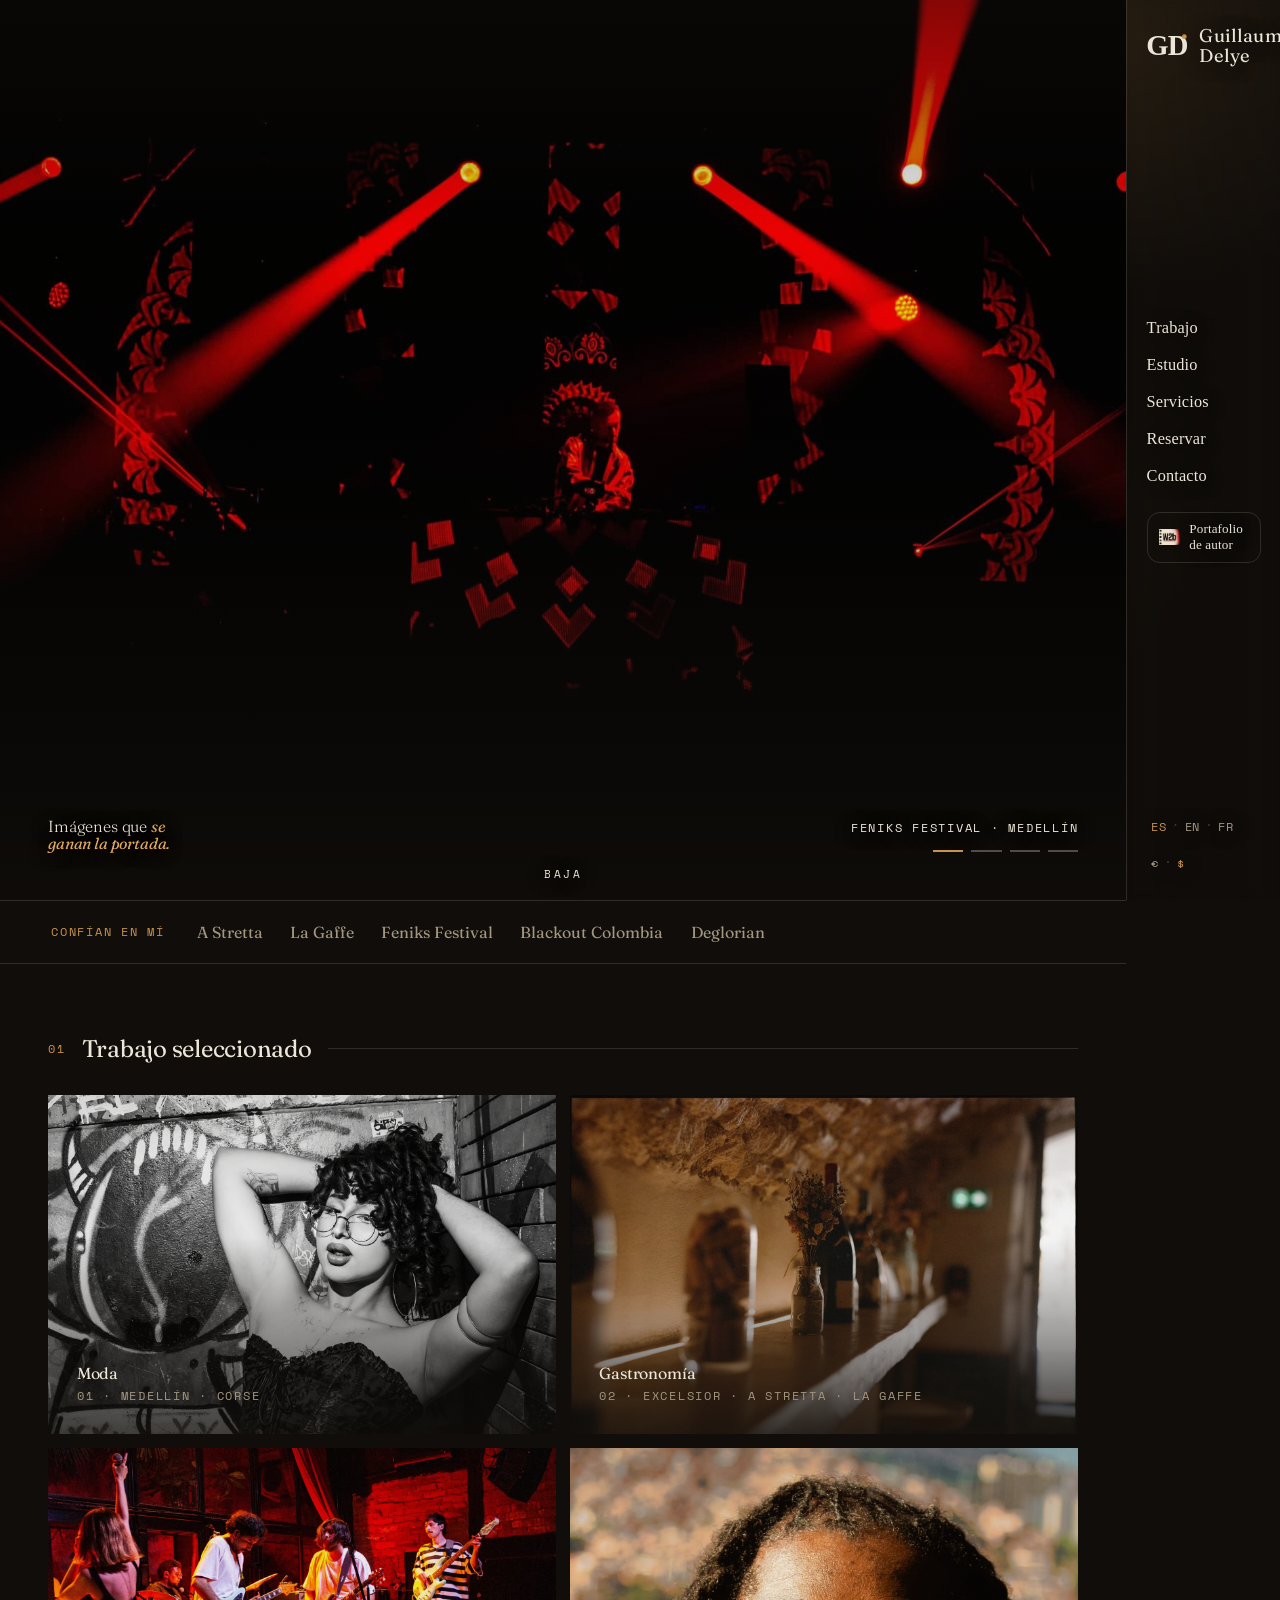
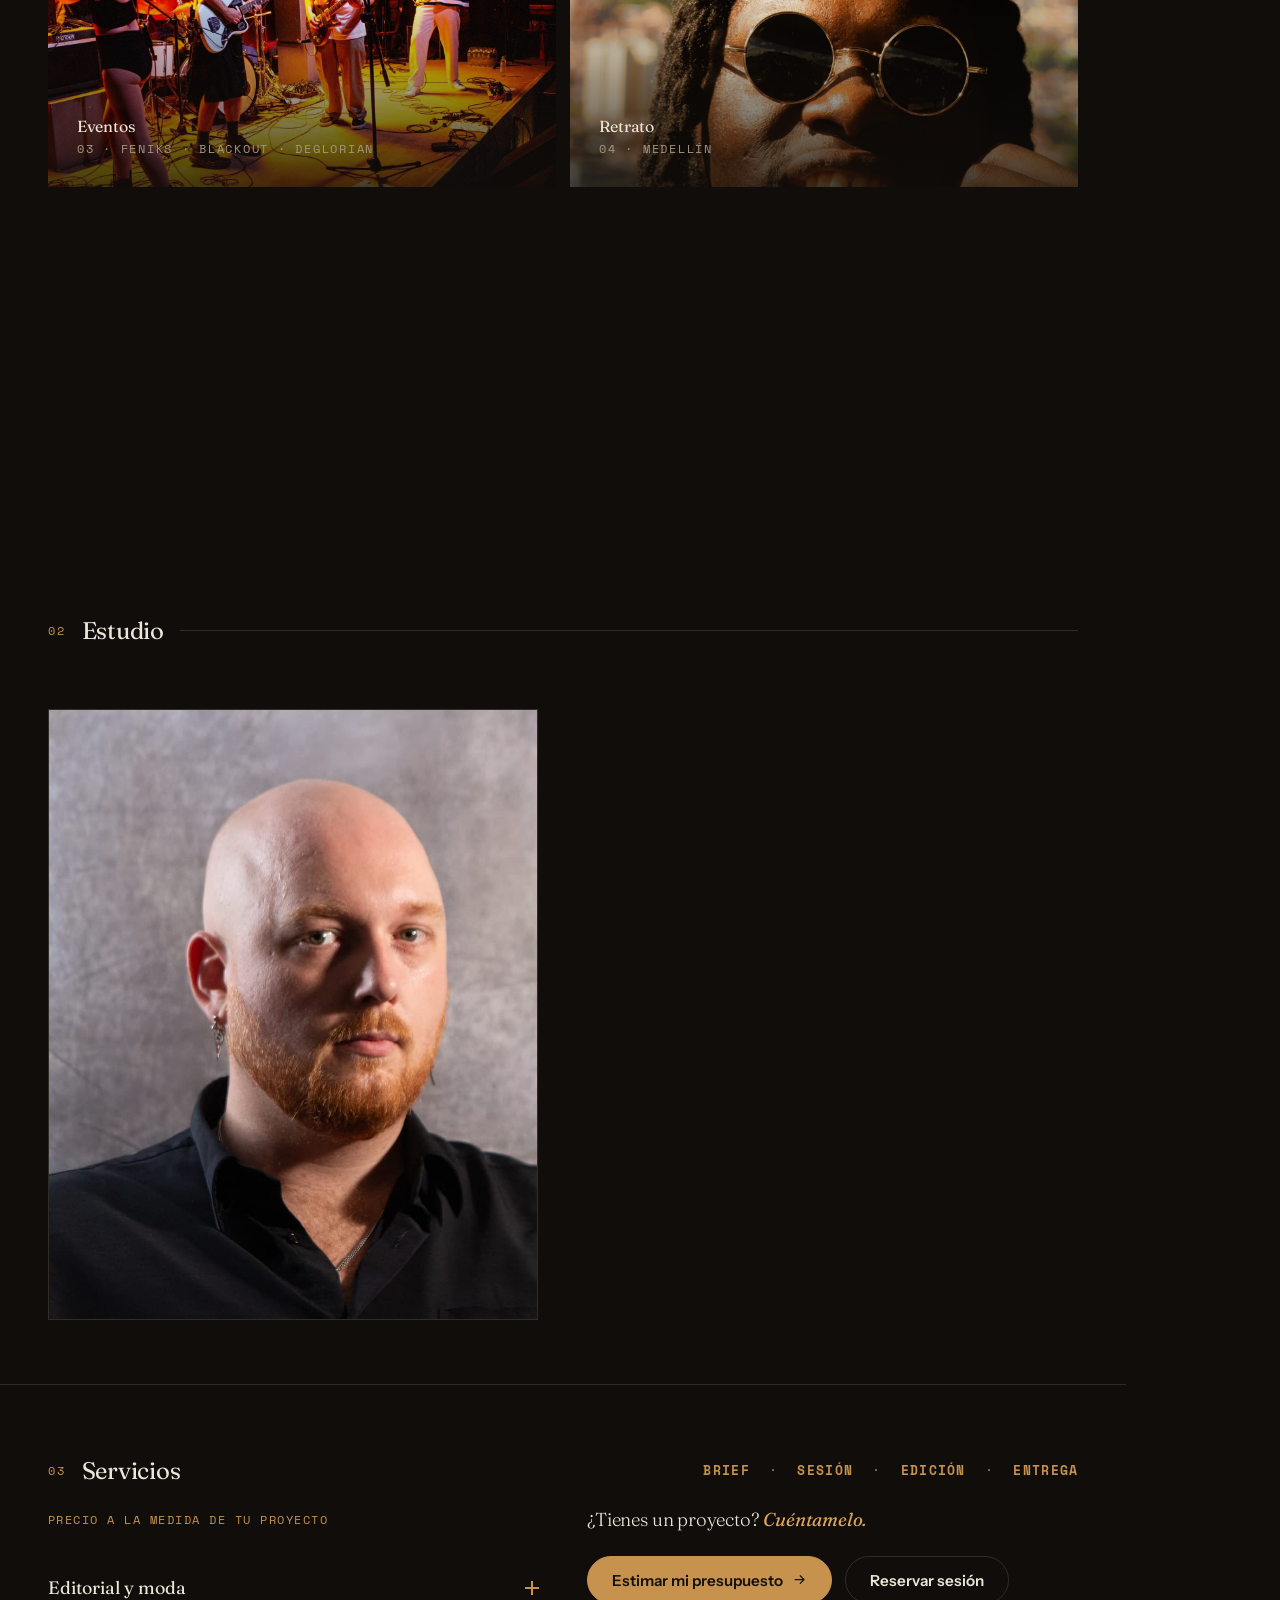
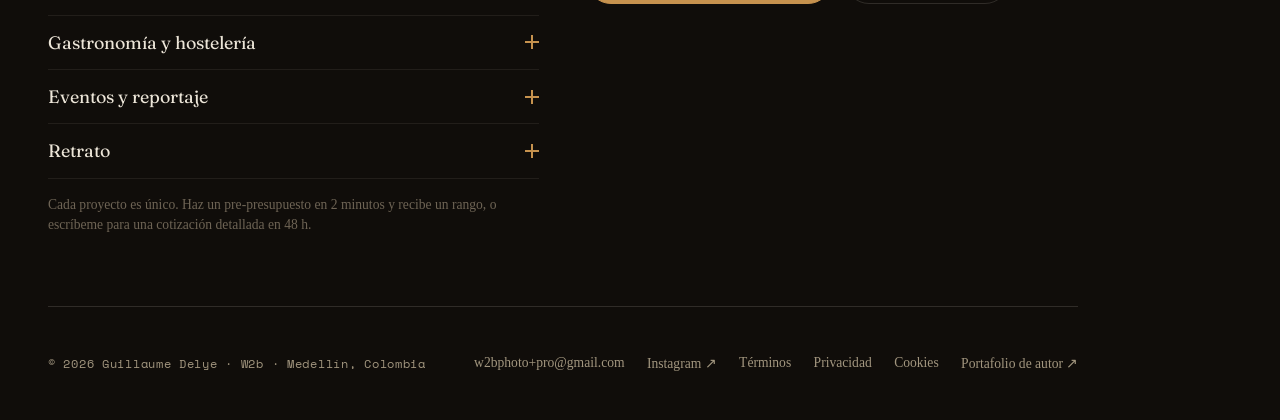
<file: index.html>
<!DOCTYPE html><html lang="es"><head>
<meta charset="utf-8"><meta name="viewport" content="width=device-width,initial-scale=1">
<title>Guillaume Delye — Fotógrafo editorial y comercial · Medellín</title>
<meta name="description" content="Fotógrafo editorial y comercial en Medellín. Moda, gastronomía, eventos y retrato. Del brief a la entrega en 10 a 14 días.">
<link rel="icon" href="data:image/svg+xml,<svg xmlns='http://www.w3.org/2000/svg' viewBox='0 0 32 32'><rect width='32' height='32' fill='%23100D0A'/><circle cx='16' cy='16' r='6' fill='%23C6924E'/></svg>">
<link rel="stylesheet" href="css/fonts.css">
<link rel="stylesheet" href="css/site.css">
</head><body class="page" data-page="home">

<header class="hero">
  <div class="slides" id="slides"></div>
  <div class="hero-foot"><div class="wrap">
    <div class="hero-lead"><p class="tag fr"><span data-i18n="hero_t1">Imágenes que</span> <em data-i18n="hero_t2">se ganan la portada.</em></p></div>
    <div class="hero-sb"><span class="meta hero-cap" id="hcap"></span><div class="dots" id="dots"></div></div>
  </div></div>
  <span class="scrollcue" data-i18n="scroll">Baja</span>
</header>

<section class="clients"><div class="wrap">
  <span class="cl-label meta" data-i18n="clients_label">Confían en mí</span>
  <ul class="cl-list">
    <li>A Stretta</li><li>La Gaffe</li><li>Feniks Festival</li><li>Blackout Colombia</li><li>Deglorian</li>
  </ul>
</div></section>

<main>
  <section id="work"><div class="wrap">
    <div class="sec-lab"><span class="n meta">01</span><h2 data-i18n="sec_work">Trabajo seleccionado</h2><span class="ln"></span></div>
    <div class="plates" id="plates"></div>
  </div></section>

  <section class="statement reveal"><div class="wrap">
    <div class="rule"></div>
    <p><span data-i18n="stmt1">No hago fotos bonitas.</span> <em data-i18n="stmt2">Hago imágenes que venden, que se publican y que se recuerdan.</em></p>
    <p class="meta by" data-i18n="stmt_by">Guillaume Delye · Fotógrafo · Medellín</p>
  </div></section>

  <section id="studio"><div class="wrap">
    <div class="sec-lab"><span class="n meta">02</span><h2 data-i18n="sec_studio">Estudio</h2><span class="ln"></span></div>
    <div class="studio">
      <div class="studio-img reveal"><img id="portrait" alt="Guillaume Delye, fotógrafo en Medellín"></div>
      <div class="reveal">
        <h3 data-i18n="studio_h">Fotógrafo francés, con base en Medellín.</h3>
        <p data-i18n="studio_p1">Trabajo entre Colombia, Francia y el Mediterráneo. Editorial, gastronomía, eventos y retrato. Cada sesión llega lista para publicar: con color, retoque y una dirección clara.</p>
        <p data-i18n="studio_p2">Del brief a la entrega en 10 a 14 días. Respondo en menos de 48 horas.</p>
        <div class="facts"><span data-i18n="fact1">Editorial</span><span data-i18n="fact2">Gastronomía</span><span data-i18n="fact3">Eventos</span><span data-i18n="fact4">Retrato</span></div>
      </div>
    </div>
  </div></section>

  <section class="services" id="services"><div class="wrap">
    <div class="svc-top">
      <div class="sec-lab" style="padding:0"><span class="n meta">03</span><h2 data-i18n="sec_services">Servicios</h2></div>
      <div class="svc-steps"><b data-i18n="st1">Brief</b><span>·</span><b data-i18n="st2">Sesión</b><span>·</span><b data-i18n="st3">Edición</b><span>·</span><b data-i18n="st4">Entrega</b></div>
    </div>
    <div class="svc-grid">
      <div class="reveal">
        <div class="rl"><span class="meta svc-vision-lab" data-i18n="rates_label">Precio a la medida de tu proyecto</span></div>
        <div id="rates" class="svc-vision"></div>
        <p class="svc-note" data-i18n="rates_note">Cada proyecto es único. Haz un pre-presupuesto en 2 minutos y recibe un rango, o escríbeme para una cotización detallada en 48 h.</p>
      </div>
      <div class="book reveal">
        <h3><span data-i18n="book1">¿Tienes un proyecto?</span> <em data-i18n="book2">Cuéntamelo.</em></h3>
        <div class="btnrow">
          <a class="btn btn-amber" href="devis.html"><span data-i18n="svc_estimate">Estimar mi presupuesto</span>
            <svg viewBox="0 0 24 24" fill="none" stroke="currentColor" stroke-width="2" stroke-linecap="round" stroke-linejoin="round"><path d="M5 12h14M13 6l6 6-6 6"/></svg></a>
          <a class="btn btn-line" href="booking.html" data-i18n="book_book">Reservar sesión</a>
        </div>
      </div>
    </div>
  </div></section>

  <footer class="wrap"><div class="foot">
    <p class="copy">© 2026 Guillaume Delye · W2b · Medellín, Colombia</p>
    <div style="display:flex;gap:1.2rem 1.4rem;flex-wrap:wrap"><a href="mailto:w2bphoto+pro@gmail.com">w2bphoto+pro@gmail.com</a><a href="https://www.instagram.com/guillaumedelye" target="_blank" rel="noopener">Instagram ↗</a><a href="documents/terms.html" data-i18n="foot_terms">Términos</a><a href="documents/privacy.html" data-i18n="foot_privacy">Privacidad</a><a href="documents/cookies.html" data-i18n="foot_cookies">Cookies</a><a href="https://w2bphotography.com/" data-i18n="foot_art">Portafolio de autor ↗</a></div>
  </div></footer>
</main>

<script src="js/gallery-data.js?v=1"></script><script src="js/site.js"></script>
</body></html>
</file>
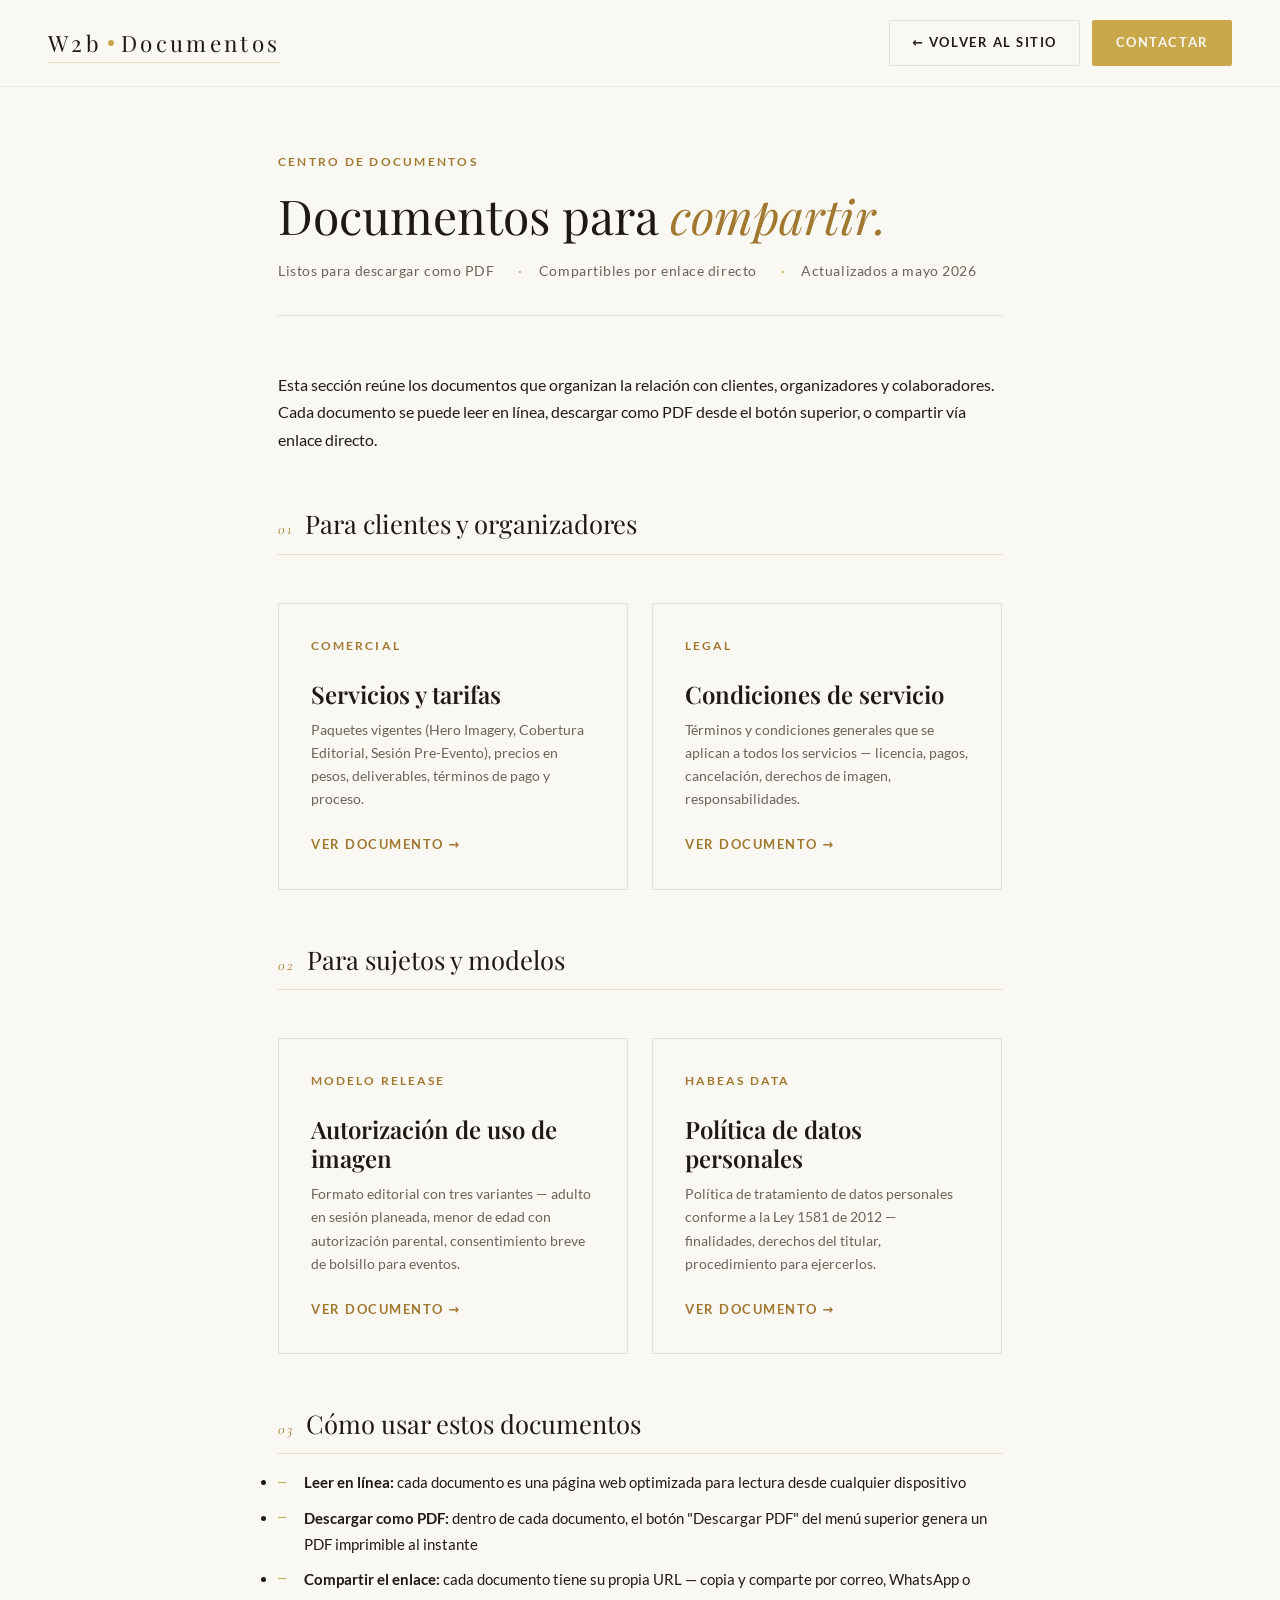
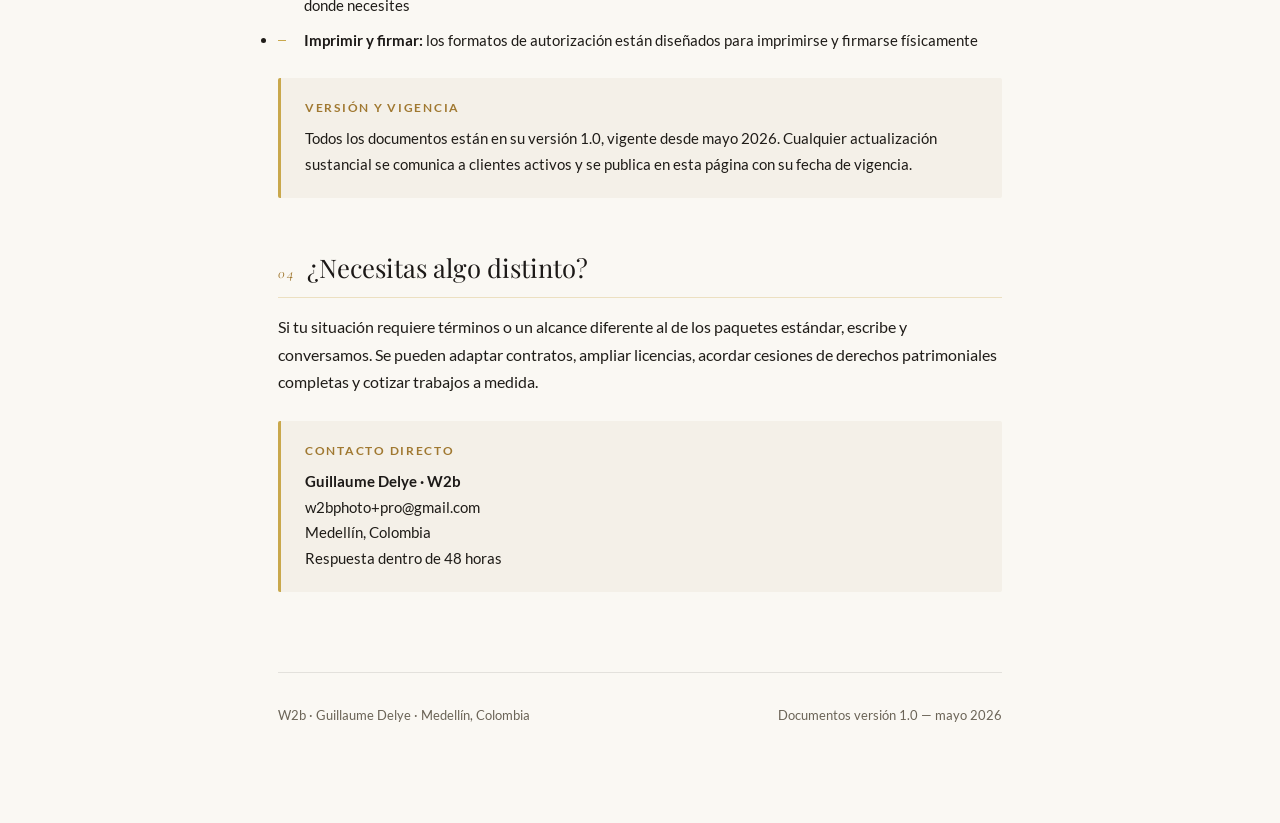
<file: documents/index.html>
<!DOCTYPE html>
<html lang="es">
<head>
  <meta charset="UTF-8">
  <meta name="viewport" content="width=device-width, initial-scale=1.0">
  <link rel="icon" type="image/svg+xml" href="/w2b-pro/favicon.svg">
  <link rel="alternate icon" href="/w2b-pro/favicon-32.png" sizes="32x32">
  <link rel="apple-touch-icon" href="/w2b-pro/apple-touch-icon.png">
  <title>Documentos — W2b · Guillaume Delye</title>
  <meta name="description" content="Documentos compartibles de W2b — servicios y tarifas, autorización de uso de imagen, términos de servicio, política de datos personales.">
  <link rel="stylesheet" href="../css/documents.css">
  <link rel="canonical" href="https://w2bphotography.com/w2b-pro/documents/">
</head>
<body>

  <header class="doc-topbar no-print">
    <a href="../index.html" class="doc-topbar-brand">W2b<span class="dot"></span>Documentos</a>
    <div class="doc-topbar-actions">
      <a href="../index.html" class="btn-doc ghost">← Volver al sitio</a>
      <a href="../contact.html" class="btn-doc primary">Contactar</a>
    </div>
  </header>

  <main class="doc-page">

    <header class="doc-header">
      <p class="doc-eyebrow">Centro de documentos</p>
      <h1 class="doc-title">Documentos para <em>compartir.</em></h1>
      <div class="doc-meta">
        <span>Listos para descargar como PDF</span>
        <span>Compartibles por enlace directo</span>
        <span>Actualizados a mayo 2026</span>
      </div>
    </header>

    <section class="doc-section">
      <p>Esta sección reúne los documentos que organizan la relación con clientes, organizadores y colaboradores. Cada documento se puede leer en línea, descargar como PDF desde el botón superior, o compartir vía enlace directo.</p>
    </section>

    <section class="doc-section">
      <h2><span class="num">01</span>Para clientes y organizadores</h2>

      <div class="doc-index-grid">

        <a href="services.html" class="doc-card">
          <p class="doc-card-label">Comercial</p>
          <h3 class="doc-card-title">Servicios y tarifas</h3>
          <p class="doc-card-desc">Paquetes vigentes (Hero Imagery, Cobertura Editorial, Sesión Pre-Evento), precios en pesos, deliverables, términos de pago y proceso.</p>
          <span class="doc-card-link">Ver documento →</span>
        </a>

        <a href="terms.html" class="doc-card">
          <p class="doc-card-label">Legal</p>
          <h3 class="doc-card-title">Condiciones de servicio</h3>
          <p class="doc-card-desc">Términos y condiciones generales que se aplican a todos los servicios — licencia, pagos, cancelación, derechos de imagen, responsabilidades.</p>
          <span class="doc-card-link">Ver documento →</span>
        </a>

      </div>
    </section>

    <section class="doc-section">
      <h2><span class="num">02</span>Para sujetos y modelos</h2>

      <div class="doc-index-grid">

        <a href="release.html" class="doc-card">
          <p class="doc-card-label">Modelo release</p>
          <h3 class="doc-card-title">Autorización de uso de imagen</h3>
          <p class="doc-card-desc">Formato editorial con tres variantes — adulto en sesión planeada, menor de edad con autorización parental, consentimiento breve de bolsillo para eventos.</p>
          <span class="doc-card-link">Ver documento →</span>
        </a>

        <a href="privacy.html" class="doc-card">
          <p class="doc-card-label">Habeas Data</p>
          <h3 class="doc-card-title">Política de datos personales</h3>
          <p class="doc-card-desc">Política de tratamiento de datos personales conforme a la Ley 1581 de 2012 — finalidades, derechos del titular, procedimiento para ejercerlos.</p>
          <span class="doc-card-link">Ver documento →</span>
        </a>

      </div>
    </section>

    <section class="doc-section">
      <h2><span class="num">03</span>Cómo usar estos documentos</h2>
      <ul>
        <li><strong>Leer en línea:</strong> cada documento es una página web optimizada para lectura desde cualquier dispositivo</li>
        <li><strong>Descargar como PDF:</strong> dentro de cada documento, el botón "Descargar PDF" del menú superior genera un PDF imprimible al instante</li>
        <li><strong>Compartir el enlace:</strong> cada documento tiene su propia URL — copia y comparte por correo, WhatsApp o donde necesites</li>
        <li><strong>Imprimir y firmar:</strong> los formatos de autorización están diseñados para imprimirse y firmarse físicamente</li>
      </ul>

      <div class="callout">
        <p class="callout-label">Versión y vigencia</p>
        <p>Todos los documentos están en su versión 1.0, vigente desde mayo 2026. Cualquier actualización sustancial se comunica a clientes activos y se publica en esta página con su fecha de vigencia.</p>
      </div>
    </section>

    <section class="doc-section">
      <h2><span class="num">04</span>¿Necesitas algo distinto?</h2>
      <p>Si tu situación requiere términos o un alcance diferente al de los paquetes estándar, escribe y conversamos. Se pueden adaptar contratos, ampliar licencias, acordar cesiones de derechos patrimoniales completas y cotizar trabajos a medida.</p>
      <div class="callout">
        <p class="callout-label">Contacto directo</p>
        <p><strong>Guillaume Delye · W2b</strong><br>
        w2bphoto+pro@gmail.com<br>
        Medellín, Colombia<br>
        Respuesta dentro de 48 horas</p>
      </div>
    </section>

    <footer class="doc-footer">
      <span>W2b · Guillaume Delye · Medellín, Colombia</span>
      <span>Documentos versión 1.0 — mayo 2026</span>
    </footer>

  </main>

</body>
</html>
</file>
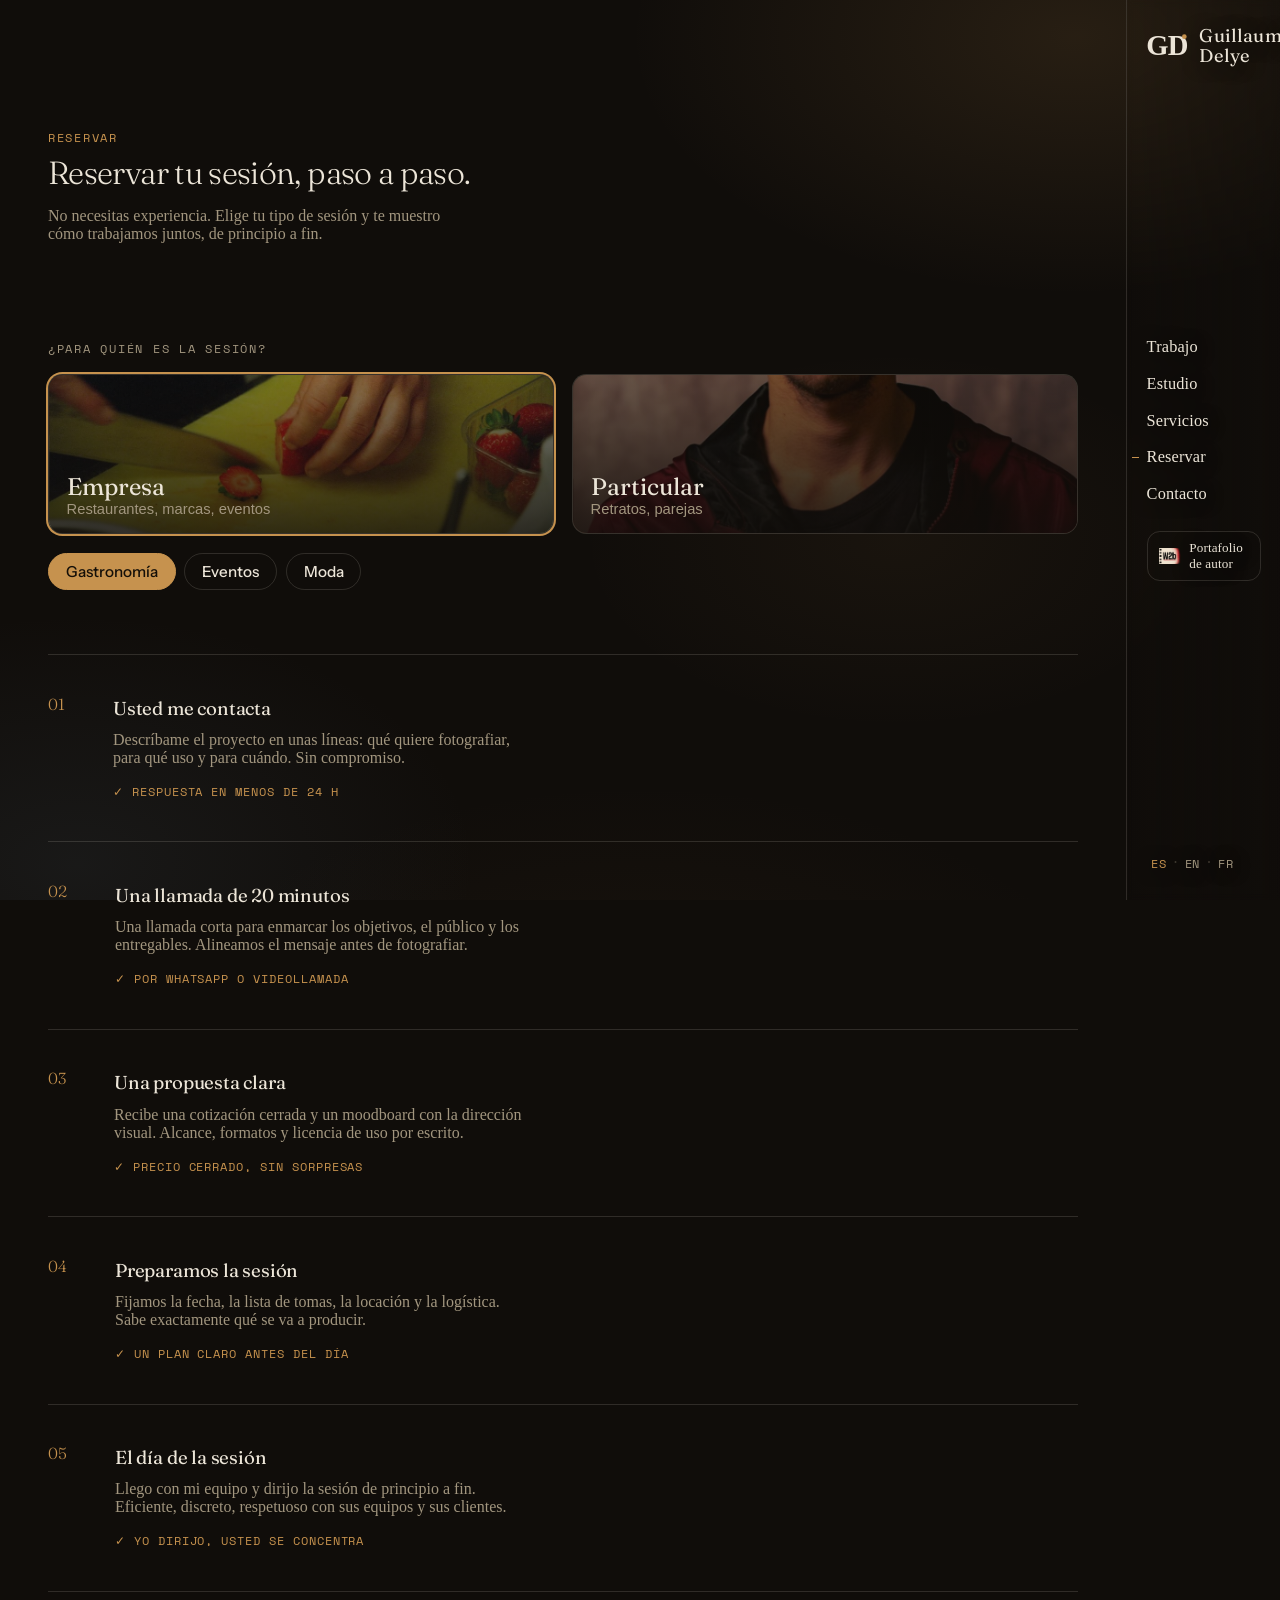
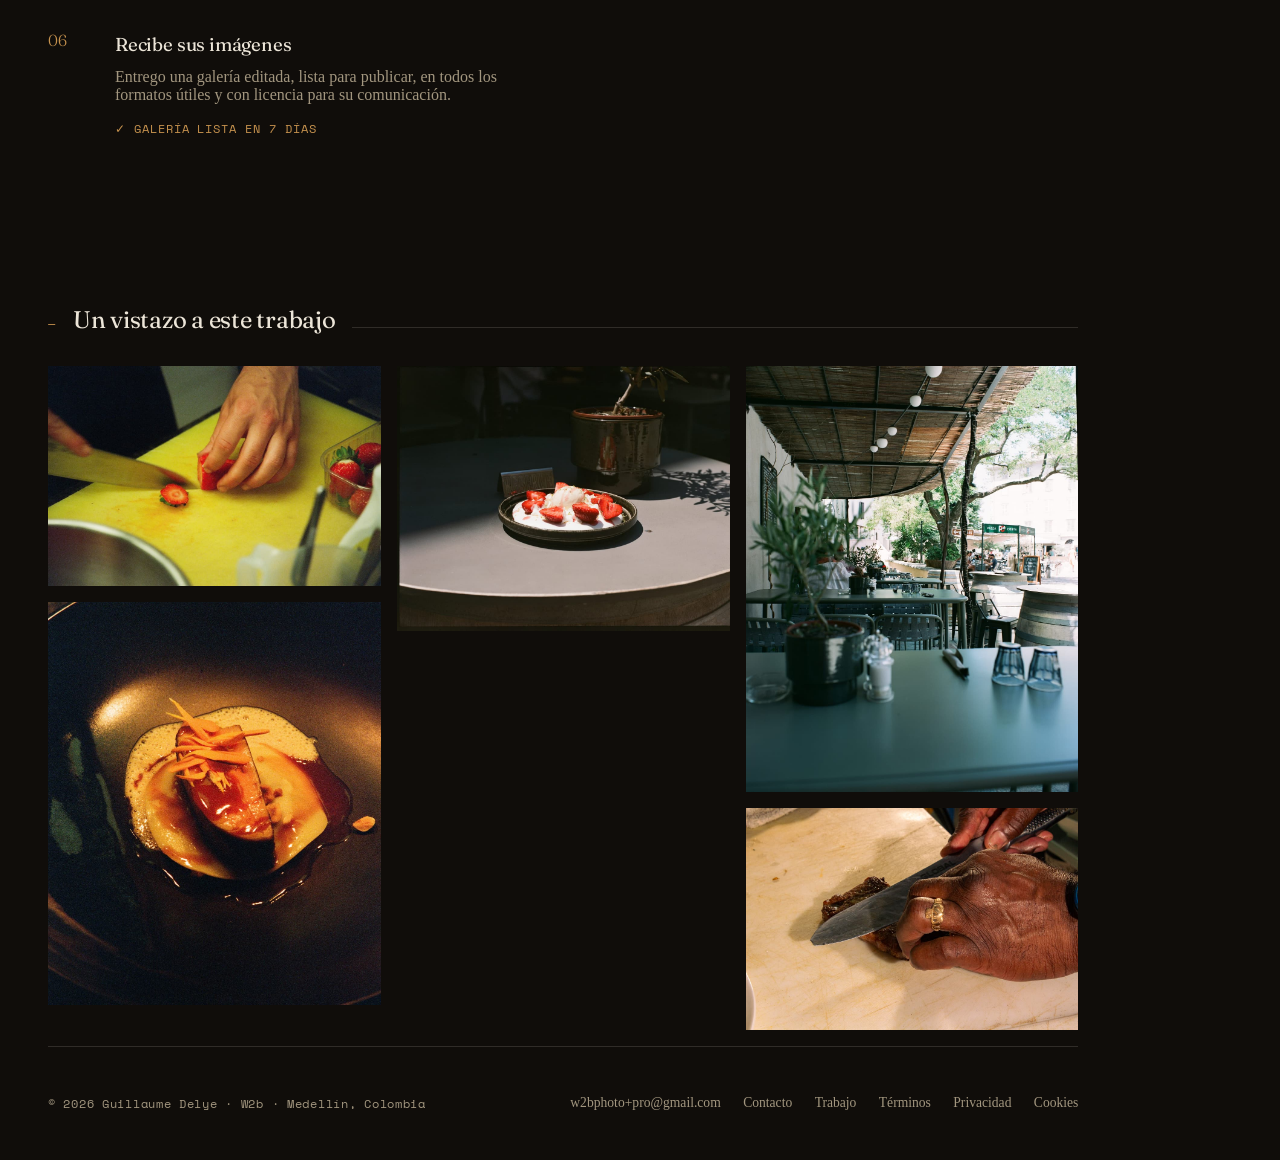
<file: booking.html>
<!DOCTYPE html><html lang="es"><head>
<meta charset="utf-8"><meta name="viewport" content="width=device-width,initial-scale=1">
<title>Reservar — Guillaume Delye</title>
<meta name="description" content="Reserva tu sesión de fotografía con Guillaume Delye, paso a paso. Empresa o particular, propuesta clara y entrega lista para publicar.">
<link rel="canonical" href="https://w2bphotography.com/w2b-pro/booking.html">
<link rel="icon" href="data:image/svg+xml,<svg xmlns='http://www.w3.org/2000/svg' viewBox='0 0 32 32'><rect width='32' height='32' fill='%23100D0A'/><circle cx='16' cy='16' r='6' fill='%23C6924E'/></svg>">
<link rel="stylesheet" href="css/fonts.css">
<link rel="stylesheet" href="css/site.css">
<style>
.b-lede{max-width:52ch;color:var(--bone-dim);margin-top:1.1rem}
.gate-q{margin:clamp(2rem,5vw,3rem) 0 1rem}
.aud{display:grid;grid-template-columns:1fr 1fr;gap:clamp(.7rem,2vw,1.1rem)}
@media(max-width:600px){.aud{grid-template-columns:1fr}}
.aud-card{position:relative;overflow:hidden;border-radius:.9rem;border:1px solid var(--line);min-height:clamp(8rem,18vw,10rem);cursor:pointer;background:var(--ground-2);color:var(--bone);text-align:left;isolation:isolate;transition:transform .18s}
.aud-card:active{transform:scale(.985)}
.aud-card .bg{position:absolute;inset:0;background-size:cover;background-position:center;z-index:-2;opacity:.55;transition:opacity .4s,transform .6s cubic-bezier(.2,.7,.2,1)}
.aud-card:hover .bg{opacity:.7;transform:scale(1.05)}
.aud-card::after{content:"";position:absolute;inset:0;z-index:-1;background:linear-gradient(180deg,rgba(16,13,10,.25),rgba(16,13,10,.8))}
.aud-card .lab{position:absolute;left:1.1rem;bottom:1rem;right:1.1rem}
.aud-card .lab b{font-family:"Fraunces",serif;font-weight:400;font-size:1.5rem;display:block}
.aud-card .lab span{color:var(--bone-dim);font-size:.92rem}
.aud-card[aria-pressed="true"]{box-shadow:0 0 0 2px var(--amber)}
.aud-card[aria-pressed="true"] .bg{opacity:.75}
.chips{display:flex;flex-wrap:wrap;gap:.55rem;margin-top:1.2rem}
.chip{font-family:"Instrument Sans",sans-serif;font-weight:500;font-size:.95rem;padding:.5rem 1.05rem;border-radius:999px;border:1px solid var(--line);background:transparent;color:var(--bone);cursor:pointer;transition:background .2s,color .2s,border-color .2s}
.chip[aria-pressed="true"]{background:var(--amber);color:#140f08;border-color:var(--amber)}
.chip .soon{font-family:"Space Mono",monospace;font-size:.62rem;letter-spacing:.1em;text-transform:uppercase;opacity:.7;margin-left:.4rem}
.steps{margin-top:clamp(2.5rem,6vw,4rem);display:flex;flex-direction:column}
.step{display:grid;grid-template-columns:auto 1fr;gap:clamp(1.2rem,4vw,3rem);padding:clamp(1.6rem,4vw,2.6rem) 0;border-top:1px solid var(--line);align-items:start}
.step .sn{font-family:"Fraunces",serif;font-weight:300;font-size:clamp(2.4rem,1.6rem+3vw,4.2rem);line-height:.9;color:var(--amber);font-variant-numeric:tabular-nums}
.step h3{font-family:"Fraunces",serif;font-weight:400;font-size:clamp(1.4rem,1.1rem+1.4vw,2rem);letter-spacing:-.01em}
.step p{margin-top:.7rem;color:var(--bone-dim);max-width:52ch}
.step .det{margin-top:1rem;display:inline-flex;align-items:center;gap:.5rem;font-family:"Space Mono",monospace;font-size:.74rem;letter-spacing:.08em;text-transform:uppercase;color:var(--amber)}
.sc-note{margin-top:1.2rem;font-style:italic;font-family:"Fraunces",serif;color:var(--bone-dim)}
</style>
</head><body class="page" data-page="booking">
<header class="rail" id="rail">
  <a class="wm fr" href="index.html"><img class="wm-mark" src="images/ui/gd-mark-light.svg" alt=""><span class="wm-name">Guillaume<br>Delye</span><span class="dot"></span></a>
  <button class="menu-btn" aria-label="Menu" aria-expanded="false"><svg viewBox="0 0 24 24" fill="none" stroke="currentColor" stroke-width="1.8" stroke-linecap="round"><path d="M4 7h16M4 12h16M4 17h16"/></svg></button>
  <nav>
    <a href="work.html" data-i18n="nav_work">Trabajo</a>
    <a href="studio.html" data-i18n="nav_studio">Estudio</a>
    <a href="services.html" data-i18n="nav_services">Servicios</a>
    <a href="booking.html" data-i18n="nav_book" aria-current="page">Reservar</a>
    <a href="contact.html" data-i18n="nav_contact">Contacto</a>
    <a class="xart" href="https://w2bphotography.com/" aria-label="Portfolio"><img src="images/ui/w2b-logo.png" alt=""><span data-i18n="nav_art">Portafolio de autor</span></a>
  </nav>
  <div class="bottom"><div class="switch" role="group" aria-label="Language">
    <button data-lang="es">ES</button><span class="sep">·</span><button data-lang="en">EN</button><span class="sep">·</span><button data-lang="fr">FR</button>
  </div></div>
</header>

<main class="wrap">
  <div class="phead">
    <span class="k meta" data-i18n="b_k" style="color:var(--amber)">Reservar</span>
    <h1 data-i18n="b_h">Reservar tu sesión, paso a paso.</h1>
    <p class="b-lede" data-i18n="b_lede">No necesitas experiencia. Elige tu tipo de sesión y te muestro cómo trabajamos juntos, de principio a fin.</p>
  </div>

  <div class="gate-q meta" data-i18n="gate_q">¿Para quién es la sesión?</div>
  <div class="aud" id="aud"></div>
  <div class="chips" id="chips"></div>

  <div class="steps" id="steps"></div>

  <section style="padding:clamp(2.5rem,6vw,4.5rem) 0 1rem">
    <div class="series-head"><span class="n meta">—</span><h2 data-i18n="sc_h">Un vistazo a este trabajo</h2><span class="ln"></span></div>
    <div class="masonry m3" id="sc"></div>
    <p class="sc-note" id="sc-note" hidden></p>
  </section>

  <footer><div class="foot">
    <p class="copy">© 2026 Guillaume Delye · W2b · Medellín, Colombia</p>
    <div style="display:flex;gap:1.2rem 1.4rem;flex-wrap:wrap"><a href="mailto:w2bphoto+pro@gmail.com">w2bphoto+pro@gmail.com</a><a href="contact.html" data-i18n="nav_contact">Contacto</a><a href="work.html" data-i18n="nav_work">Trabajo</a><a href="documents/terms.html" data-i18n="foot_terms">Términos</a><a href="documents/privacy.html" data-i18n="foot_privacy">Privacidad</a><a href="documents/cookies.html" data-i18n="foot_cookies">Cookies</a></div>
  </div></footer>
</main>

<div class="lb" id="lb"></div>

<script src="js/booking-data.js"></script>
<script>
const AUD={entreprise:{es:["Empresa","Restaurantes, marcas, eventos"],en:["Business","Restaurants, brands, events"],fr:["Entreprise","Restaurants, marques, événements"]},
  particular:{es:["Particular","Retratos, parejas"],en:["Personal","Portraits, couples"],fr:["Particulier","Portraits, couples"]}};
const CATS={entreprise:[["gastronomia",{es:"Gastronomía",en:"Food & drink",fr:"Gastronomie"}],["eventos",{es:"Eventos",en:"Events",fr:"Événements"}],["moda",{es:"Moda",en:"Fashion",fr:"Mode"}]],
  particular:[["retrato",{es:"Retrato",en:"Portrait",fr:"Portrait"}],["boda",{es:"Boda",en:"Wedding",fr:"Mariage",soon:true}]]};
const SOON={es:"El portafolio de bodas está en preparación. Escríbeme y hablamos de tu día.",en:"The wedding portfolio is in the works — write to me and let's talk about your day.",fr:"Le portfolio mariage est en préparation — écris-moi et parlons de ton jour."};
const AUDCOVER={entreprise:'gastronomia',particular:'retrato'};
const T={
 es:{nav_work:"Trabajo",nav_studio:"Estudio",nav_services:"Servicios",nav_book:"Reservar",nav_contact:"Contacto",nav_art:"Portafolio de autor",
  b_k:"Reservar",b_h:"Reservar tu sesión, paso a paso.",b_lede:"No necesitas experiencia. Elige tu tipo de sesión y te muestro cómo trabajamos juntos, de principio a fin.",
  gate_q:"¿Para quién es la sesión?",sc_h:"Un vistazo a este trabajo",draft:"Maqueta",foot_terms:"Términos",foot_privacy:"Privacidad",
  steps:{particular:[["Me escribes","Me cuentas tu idea en un mensaje corto: qué quieres fotografiar y para qué. Sin compromiso, respondo rápido.","Respuesta en menos de 24 h"],
   ["Hablamos 20 minutos","Una llamada corta para entender tu proyecto y a quién quieres llegar. Aquí resolvemos todas tus dudas.","Por WhatsApp o videollamada"],
   ["Recibes una propuesta clara","Te envío un presupuesto sencillo y un moodboard con la dirección visual. Sabes exactamente qué vas a recibir.","Precio cerrado, sin sorpresas"],
   ["Preparamos la sesión","Fijamos la fecha y afinamos los detalles: la lista de tomas, los tiempos, el estilo. Llegas tranquilo.","Un plan claro antes del día"],
   ["El día de la sesión","Llego con mi equipo y te guío en todo momento. Es relajado y natural, no tienes que posar como un profesional.","Yo te dirijo, tú te relajas"],
   ["Recibes tus fotos","Te entrego una galería editada y lista para usar. Fotos que hacen que tu proyecto se vea como merece.","Galería lista en 7 días"]],
   entreprise:[["Usted me contacta","Descríbame el proyecto en unas líneas: qué quiere fotografiar, para qué uso y para cuándo. Sin compromiso.","Respuesta en menos de 24 h"],
   ["Una llamada de 20 minutos","Una llamada corta para enmarcar los objetivos, el público y los entregables. Alineamos el mensaje antes de fotografiar.","Por WhatsApp o videollamada"],
   ["Una propuesta clara","Recibe una cotización cerrada y un moodboard con la dirección visual. Alcance, formatos y licencia de uso por escrito.","Precio cerrado, sin sorpresas"],
   ["Preparamos la sesión","Fijamos la fecha, la lista de tomas, la locación y la logística. Sabe exactamente qué se va a producir.","Un plan claro antes del día"],
   ["El día de la sesión","Llego con mi equipo y dirijo la sesión de principio a fin. Eficiente, discreto, respetuoso con sus equipos y sus clientes.","Yo dirijo, usted se concentra"],
   ["Recibe sus imágenes","Entrego una galería editada, lista para publicar, en todos los formatos útiles y con licencia para su comunicación.","Galería lista en 7 días"]]}},
 en:{nav_work:"Work",nav_studio:"Studio",nav_services:"Services",nav_book:"Book",nav_contact:"Contact",nav_art:"Fine-art portfolio",
  b_k:"Book",b_h:"Booking your session, step by step.",b_lede:"You do not need any experience. Pick your type of session and I show you how we work together, start to finish.",
  gate_q:"Who is the session for?",sc_h:"A look at this work",draft:"Mockup",foot_terms:"Terms",foot_privacy:"Privacy",
  steps:{particular:[["You reach out","Tell me your idea in a short message: what you want to photograph and what for. No commitment, I reply fast.","Reply within 24 h"],
   ["We talk for 20 minutes","A short call to understand your project and who you want to reach. This is where we clear up every doubt.","On WhatsApp or video call"],
   ["You get a clear proposal","I send you a simple quote and a moodboard with the visual direction. You know exactly what you will get.","Fixed price, no surprises"],
   ["We prepare the session","We lock the date and fine-tune the details: shot list, timing, styling. You arrive relaxed.","A clear plan before the day"],
   ["Shoot day","I arrive with my gear and guide you the whole way. It is relaxed and natural, you do not have to pose like a pro.","I direct, you relax"],
   ["You receive your photos","I deliver an edited gallery, ready to use. Photos that make your project look the way it deserves.","Gallery ready in 7 days"]],
   entreprise:[["You reach out","Describe the project in a few lines: what you want to photograph, for which use and for when. No commitment.","Reply within 24 h"],
   ["A 20-minute call","A short call to frame the goals, the audience and the deliverables. We align the message before we shoot.","On WhatsApp or video call"],
   ["A clear proposal","You get a fixed quote and a moodboard with the visual direction. Scope, formats and usage licence set out in writing.","Fixed price, no surprises"],
   ["We prepare the shoot","We lock the date, the shot list, the location and the logistics. You know exactly what will be produced.","A clear plan before the day"],
   ["Shoot day","I arrive with my gear and run the session end to end. Efficient, discreet, respectful of your teams and your guests.","I direct, you stay focused"],
   ["You receive your images","I deliver an edited, publish-ready gallery in every useful format, licensed for your communications.","Gallery ready in 7 days"]]}},
 fr:{nav_work:"Travail",nav_studio:"Studio",nav_services:"Services",nav_book:"Réserver",nav_contact:"Contact",nav_art:"Portfolio d'auteur",
  b_k:"Réserver",b_h:"Réserver ta séance, étape par étape.",b_lede:"Pas besoin d'expérience. Choisis ton type de séance et je te montre comment on travaille ensemble, du début à la fin.",
  gate_q:"Pour qui est la séance ?",sc_h:"Un aperçu de ce travail",draft:"Maquette",foot_terms:"Conditions",foot_privacy:"Confidentialité",
  steps:{particular:[["Tu m'écris","Tu me racontes ton idée en un court message : ce que tu veux photographier et pourquoi. Sans engagement, je réponds vite.","Réponse en moins de 24 h"],
   ["On se parle 20 minutes","Un court appel pour comprendre ton projet et qui tu veux toucher. C'est ici qu'on lève tous les doutes.","Sur WhatsApp ou en visio"],
   ["Tu reçois une proposition claire","Je t'envoie un devis simple et un moodboard avec la direction visuelle. Tu sais exactement ce que tu vas recevoir.","Prix ferme, sans surprise"],
   ["On prépare la séance","On fixe la date et on affine les détails : prises, timing, style. Tu arrives tranquille.","Un plan clair avant le jour J"],
   ["Le jour de la séance","J'arrive avec mon matériel et je te guide à chaque instant. C'est détendu et naturel, tu n'as pas à poser comme un pro.","Je dirige, tu te détends"],
   ["Tu reçois tes photos","Je te livre une galerie retouchée, prête à l'emploi. Des photos qui font que ton projet se voie comme il le mérite.","Galerie prête sous 7 jours"]],
   entreprise:[["Vous me contactez","Vous me décrivez le projet en quelques lignes : ce que vous voulez photographier, pour quel usage et pour quelle échéance. Sans engagement.","Réponse sous 24 h"],
   ["Un échange de 20 minutes","Un appel court pour cadrer les objectifs, la cible et les livrables attendus. On aligne le message avant de photographier.","Sur WhatsApp ou en visio"],
   ["Une proposition claire","Vous recevez un devis ferme et un moodboard avec la direction visuelle. Périmètre, formats et licence d'usage définis noir sur blanc.","Prix ferme, sans surprise"],
   ["On prépare la séance","On verrouille la date, la liste de plans, le lieu et la logistique. Vous savez exactement ce qui sera produit.","Un plan clair avant le jour J"],
   ["Le jour de la séance","J'arrive avec mon matériel et je dirige la séance de bout en bout. Efficace, discret, respectueux de vos équipes et de vos clients.","Je dirige, vous restez concentré"],
   ["Vous recevez vos images","Je livre une galerie retouchée, prête à publier, dans tous les formats utiles et sous licence pour votre communication.","Galerie prête sous 7 jours"]]}
 }
};
let lang=localStorage.getItem('w2b_lang')||'es'; if(!T[lang])lang='es';
let audience='entreprise',cat='gastronomia';
const $=s=>document.querySelector(s),$$=s=>document.querySelectorAll(s);
const REDUCE=matchMedia('(prefers-reduced-motion:reduce)').matches;
const savedTheme=localStorage.getItem('w2b_theme');if(savedTheme)document.documentElement.setAttribute('data-theme',savedTheme);

function firstPhoto(c){const a=window.BOOKING[c];return a&&a.length?a[0].s:''}
function renderAud(){
  $('#aud').innerHTML=Object.entries(AUD).map(([k,v])=>`<button class="aud-card" data-aud="${k}" aria-pressed="${k===audience}">
    <span class="bg" style="background-image:url('${firstPhoto(AUDCOVER[k])}')"></span>
    <span class="lab"><b>${v[lang][0]}</b><span>${v[lang][1]}</span></span></button>`).join('');
  $$('#aud .aud-card').forEach(b=>b.addEventListener('click',()=>{audience=b.dataset.aud;cat=CATS[audience][0][0];renderAll()}));
}
function renderChips(){
  $('#chips').innerHTML=CATS[audience].map(([id,l])=>`<button class="chip" data-cat="${id}" aria-pressed="${id===cat}">${l[lang]}${l.soon?`<span class="soon">${{es:'pronto',en:'soon',fr:'bientôt'}[lang]}</span>`:''}</button>`).join('');
  $$('#chips .chip').forEach(b=>b.addEventListener('click',()=>{cat=b.dataset.cat;renderAll()}));
}
function renderSteps(){
  const set=(T[lang].steps[audience])||T[lang].steps.particular||[];
  $('#steps').innerHTML=set.map((s,i)=>`<div class="step"><div class="sn">${String(i+1).padStart(2,'0')}</div>
    <div><h3>${s[0]}</h3><p>${s[1]}</p><div class="det">✓ ${s[2]}</div></div></div>`).join('');
}
let FLAT=[];
function renderShowcase(){
  const items=window.BOOKING[cat]||[];FLAT=items;
  $('#sc').innerHTML=items.map((it,i)=>`<button class="mitem" data-i="${i}" aria-label="${it.a}"><img src="${it.s}" alt="${it.a}" loading="lazy"></button>`).join('');
  $$('#sc .mitem').forEach(b=>b.addEventListener('click',()=>openLB(+b.dataset.i)));
  const soon=(CATS[audience].find(c=>c[0]===cat)||[])[1];
  const sn=$('#sc-note');if(soon&&soon.soon){sn.hidden=false;sn.textContent=SOON[lang];}else sn.hidden=true;
}
let lbi=0;
function openLB(i){const lb=$('#lb');lbi=i;
  lb.innerHTML=`<button class="x">✕ Esc</button><button class="nav prev">‹</button><img src="${FLAT[i].s}" alt="${FLAT[i].a}"><button class="nav next">›</button><div class="cap">${FLAT[i].a}</div>`;
  lb.classList.add('open');document.body.style.overflow='hidden';
  lb.querySelector('.x').onclick=closeLB;lb.onclick=e=>{if(e.target===lb)closeLB()};
  lb.querySelector('.prev').onclick=()=>show(lbi-1);lb.querySelector('.next').onclick=()=>show(lbi+1);
}
function show(i){lbi=(i+FLAT.length)%FLAT.length;const lb=$('#lb');lb.querySelector('img').src=FLAT[lbi].s;lb.querySelector('.cap').textContent=FLAT[lbi].a;}
function closeLB(){$('#lb').classList.remove('open');document.body.style.overflow=''}
addEventListener('keydown',e=>{if(!$('#lb').classList.contains('open'))return;if(e.key==='Escape')closeLB();else if(e.key==='ArrowRight')show(lbi+1);else if(e.key==='ArrowLeft')show(lbi-1)});

function applyI18n(){document.documentElement.lang=lang;const d=T[lang];$$('[data-i18n]').forEach(el=>{const k=el.getAttribute('data-i18n');if(d[k]!=null)el.textContent=d[k];});$$('[data-lang]').forEach(b=>b.setAttribute('aria-pressed',b.dataset.lang===lang));}
function renderAll(){applyI18n();renderAud();renderChips();renderSteps();renderShowcase();}
$$('[data-lang]').forEach(b=>b.addEventListener('click',()=>{lang=b.dataset.lang;localStorage.setItem('w2b_lang',lang);renderAll()}));
$('.menu-btn').addEventListener('click',e=>{const o=$('#rail').classList.toggle('open');e.currentTarget.setAttribute('aria-expanded',o)});
addEventListener('scroll',()=>$('#rail').classList.toggle('solid',scrollY>60),{passive:true});
renderAll();
</script>
</body></html>
</file>
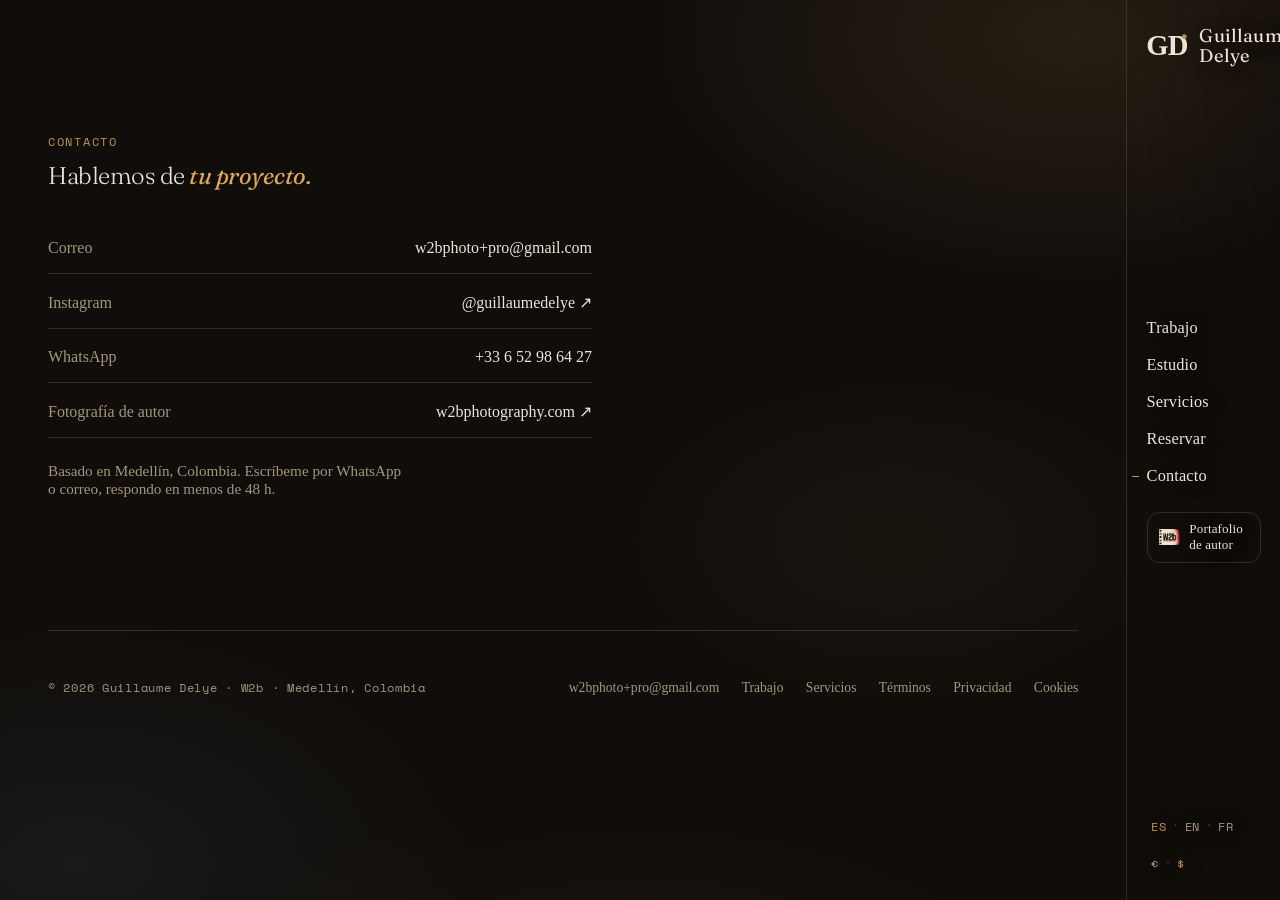
<file: contact.html>
<!DOCTYPE html><html lang="es"><head>
<meta charset="utf-8"><meta name="viewport" content="width=device-width,initial-scale=1">
<title>Contacto — Guillaume Delye</title>
<meta name="description" content="Contacta a Guillaume Delye, fotógrafo en Medellín. WhatsApp, correo, Instagram. Respuesta en menos de 48 h.">
<link rel="canonical" href="https://w2bphotography.com/w2b-pro/contact.html">
<link rel="icon" href="data:image/svg+xml,<svg xmlns='http://www.w3.org/2000/svg' viewBox='0 0 32 32'><rect width='32' height='32' fill='%23100D0A'/><circle cx='16' cy='16' r='6' fill='%23C6924E'/></svg>">
<link rel="stylesheet" href="css/fonts.css">
<link rel="stylesheet" href="css/site.css">
</head><body class="page" data-page="contact">
<main class="wrap">
  <section class="contact">
    <div style="width:100%">
      <span class="k meta" data-i18n="con_k" style="color:var(--amber)">Contacto</span>
      <h1 class="big fr" style="margin-top:.8rem"><span data-i18n="con_big1">Hablemos de</span> <em data-i18n="con_big2">tu proyecto.</em></h1>
      <div class="rows">
        <div class="row"><span data-i18n="con_email">Correo</span><a href="mailto:w2bphoto+pro@gmail.com">w2bphoto+pro@gmail.com</a></div>
        <div class="row"><span data-i18n="con_ig">Instagram</span><a href="https://www.instagram.com/guillaumedelye" target="_blank" rel="noopener">@guillaumedelye ↗</a></div>
        <div class="row"><span data-i18n="con_wa">WhatsApp</span><a href="https://wa.me/33652986427" target="_blank" rel="noopener">+33 6 52 98 64 27</a></div>
        <div class="row"><span data-i18n="con_art">Fotografía de autor</span><a href="https://w2bphotography.com/" target="_blank" rel="noopener">w2bphotography.com ↗</a></div>
      </div>
      <p data-i18n="con_note" style="margin-top:1.5rem;color:var(--bone-dim);max-width:48ch;font-size:.95rem">Basado en Medellín, Colombia. Escríbeme por WhatsApp o correo, respondo en menos de 48 h.</p>
    </div>
  </section>
  <footer><div class="foot">
    <p class="copy">© 2026 Guillaume Delye · W2b · Medellín, Colombia</p>
    <div style="display:flex;gap:1.2rem 1.4rem;flex-wrap:wrap"><a href="mailto:w2bphoto+pro@gmail.com">w2bphoto+pro@gmail.com</a><a href="work.html" data-i18n="nav_work">Trabajo</a><a href="services.html" data-i18n="nav_services">Servicios</a><a href="documents/terms.html" data-i18n="foot_terms">Términos</a><a href="documents/privacy.html" data-i18n="foot_privacy">Privacidad</a><a href="documents/cookies.html" data-i18n="foot_cookies">Cookies</a></div>
  </div></footer>
</main>
<script src="js/gallery-data.js?v=1"></script><script src="js/site.js"></script>
</body></html>
</file>
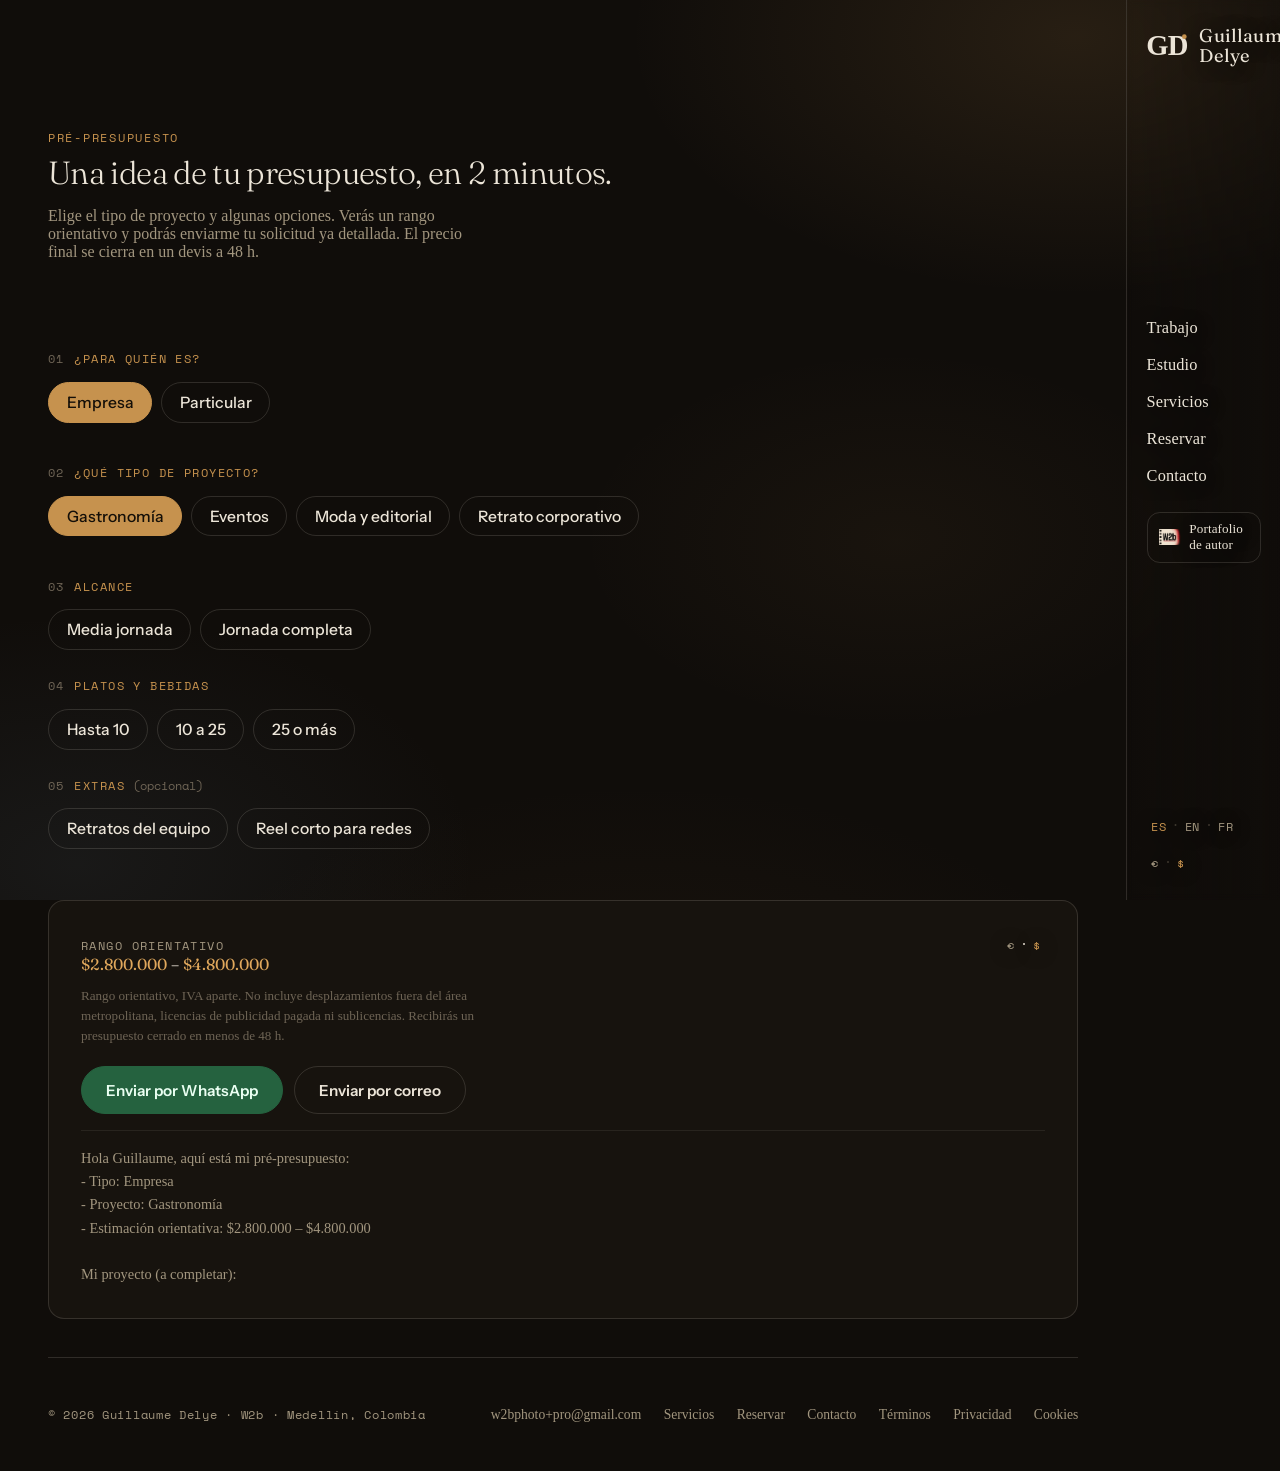
<file: devis.html>
<!DOCTYPE html><html lang="es"><head>
<meta charset="utf-8"><meta name="viewport" content="width=device-width,initial-scale=1">
<title>Pré-presupuesto — Guillaume Delye</title>
<meta name="description" content="Estima el presupuesto de tu sesión de fotografía en 2 minutos y recibe un rango orientativo. Empresa o particular.">
<meta name="robots" content="noindex">
<link rel="canonical" href="https://w2bphotography.com/w2b-pro/devis.html">
<link rel="icon" href="data:image/svg+xml,<svg xmlns='http://www.w3.org/2000/svg' viewBox='0 0 32 32'><rect width='32' height='32' fill='%23100D0A'/><circle cx='16' cy='16' r='6' fill='%23C6924E'/></svg>">
<link rel="stylesheet" href="css/fonts.css">
<link rel="stylesheet" href="css/site.css">
<style>
.d-lede{max-width:54ch;color:var(--bone-dim);margin-top:1.1rem}
.d-step{margin:clamp(1.8rem,4vw,2.6rem) 0 0}
.d-lab{font-family:"Space Mono",monospace;font-size:.74rem;letter-spacing:.12em;text-transform:uppercase;color:var(--amber);margin-bottom:.9rem;display:flex;align-items:center;gap:.6rem}
.d-lab .sn{color:var(--bone-faint)}
.opts{display:flex;flex-wrap:wrap;gap:.55rem}
.opt{font-family:"Instrument Sans",sans-serif;font-weight:500;font-size:.98rem;padding:.62rem 1.1rem;border-radius:999px;border:1px solid var(--line);background:transparent;color:var(--bone);cursor:pointer;transition:background .2s,color .2s,border-color .2s;text-align:left}
.opt:hover{border-color:var(--bone-dim)}
.opt[aria-pressed="true"]{background:var(--amber);color:#140f08;border-color:var(--amber)}
.d-hint{color:var(--bone-faint);font-size:.85rem;margin-top:.6rem}
#qwrap .d-lab{margin-top:1.7rem}
#qwrap .opts+.d-lab{margin-top:1.7rem}
.est{margin-top:clamp(2.2rem,5vw,3.2rem);border:1px solid var(--line);border-radius:1rem;background:var(--ground-2);padding:clamp(1.3rem,3.5vw,2rem)}
.est-row{display:flex;align-items:baseline;justify-content:space-between;gap:1rem;flex-wrap:wrap}
.est-k{font-family:"Space Mono",monospace;font-size:.74rem;letter-spacing:.12em;text-transform:uppercase;color:var(--bone-dim)}
.est-val{font-family:"Fraunces",serif;font-weight:400;font-size:clamp(1.9rem,1.3rem+2.4vw,2.8rem);color:var(--bone);font-variant-numeric:tabular-nums;line-height:1}
.est-val em{font-style:normal;color:var(--amber-bright)}
.est-note{color:var(--bone-faint);font-size:.82rem;margin-top:.9rem;line-height:1.5;max-width:60ch}
.est-cta{margin-top:1.3rem;display:flex;gap:.7rem;flex-wrap:wrap}
.est .cur{margin-left:auto}
.btn.btn-wa{background:#25623f;border-color:#25623f;color:#eafff2}
.btn.btn-wa:hover{background:#2c7a4d;border-color:#2c7a4d}
.d-sum{margin-top:1rem;font-size:.9rem;color:var(--bone-dim);line-height:1.6;white-space:pre-line;border-top:1px solid var(--line-soft);padding-top:1rem}
</style>
</head><body class="page" data-page="devis">
<main class="wrap">
  <div class="phead">
    <span class="k meta" id="d_k" style="color:var(--amber)">Pré-presupuesto</span>
    <h1 id="d_h">Una idea de tu presupuesto, en 2 minutos.</h1>
    <p class="d-lede" id="d_lede"></p>
  </div>

  <div class="d-step"><div class="d-lab"><span class="sn">01</span><span id="l_aud"></span></div>
    <div class="opts" id="aud"></div></div>
  <div class="d-step"><div class="d-lab"><span class="sn">02</span><span id="l_svc"></span></div>
    <div class="opts" id="svc"></div></div>
  <div class="d-step" id="qwrap"></div>

  <div class="est">
    <div class="est-row">
      <span class="est-k" id="est_k"></span>
      <span class="switch cur" role="group" aria-label="Currency"><button data-cur="EUR">€</button><span class="sep">·</span><button data-cur="COP">$</button></span>
    </div>
    <div class="est-val" id="est_val"></div>
    <p class="est-note" id="est_note"></p>
    <div class="est-cta">
      <a class="btn btn-wa" id="cta_wa" target="_blank" rel="noopener"><span id="cta_wa_t"></span></a>
      <a class="btn btn-line" id="cta_mail"><span id="cta_mail_t"></span></a>
    </div>
    <div class="d-sum" id="d_sum"></div>
  </div>

  <footer style="margin-top:2.4rem"><div class="foot">
    <p class="copy">© 2026 Guillaume Delye · W2b · Medellín, Colombia</p>
    <div style="display:flex;gap:1.2rem 1.4rem;flex-wrap:wrap"><a href="mailto:w2bphoto+pro@gmail.com">w2bphoto+pro@gmail.com</a><a href="services.html" data-i18n="nav_services">Servicios</a><a href="booking.html" data-i18n="nav_book">Reservar</a><a href="contact.html" data-i18n="nav_contact">Contacto</a><a href="documents/terms.html" data-i18n="foot_terms">Términos</a><a href="documents/privacy.html" data-i18n="foot_privacy">Privacidad</a><a href="documents/cookies.html" data-i18n="foot_cookies">Cookies</a></div>
  </div></footer>
</main>

<script src="js/site.js"></script>
<script>
(function(){
  const WA="33652986427", MAIL="w2bphoto+pro@gmail.com";
  const $=s=>document.querySelector(s),$$=s=>document.querySelectorAll(s);
  let lang=localStorage.getItem('w2b_lang')||'es'; if(!['es','en','fr'].includes(lang))lang='es';
  let cur=localStorage.getItem('w2b_currency')||(lang==='es'?'COP':'EUR'); if(cur!=='EUR'&&cur!=='COP')cur='COP';

  const UI={
   es:{d_k:"Pré-presupuesto",d_h:"Una idea de tu presupuesto, en 2 minutos.",
    d_lede:"Elige el tipo de proyecto y algunas opciones. Verás un rango orientativo y podrás enviarme tu solicitud ya detallada. El precio final se cierra en un devis a 48 h.",
    l_aud:"¿Para quién es?",l_svc:"¿Qué tipo de proyecto?",est_k:"Rango orientativo",
    est_note:"Rango orientativo, IVA aparte. No incluye desplazamientos fuera del área metropolitana, licencias de publicidad pagada ni sublicencias. Recibirás un presupuesto cerrado en menos de 48 h.",
    cta_wa:"Enviar por WhatsApp",cta_mail:"Enviar por correo",
    sum_intro:"Hola Guillaume, aquí está mi pré-presupuesto:",sum_type:"Tipo",sum_svc:"Proyecto",sum_est:"Estimación orientativa",sum_more:"Mi proyecto (a completar): ",
    from:"desde",aud:{entreprise:"Empresa",particular:"Particular"}},
   en:{d_k:"Pre-quote",d_h:"A sense of your budget, in 2 minutes.",
    d_lede:"Pick the type of project and a few options. You will see an indicative range and can send me a request that is already detailed. The final price is set in a quote within 48h.",
    l_aud:"Who is it for?",l_svc:"What kind of project?",est_k:"Indicative range",
    est_note:"Indicative range, tax not included. Excludes travel outside the metropolitan area, paid-advertising licences and sublicensing. You will receive a fixed quote within 48h.",
    cta_wa:"Send on WhatsApp",cta_mail:"Send by email",
    sum_intro:"Hi Guillaume, here is my pre-quote:",sum_type:"Type",sum_svc:"Project",sum_est:"Indicative estimate",sum_more:"My project (to complete): ",
    from:"from",aud:{entreprise:"Business",particular:"Personal"}},
   fr:{d_k:"Pré-devis",d_h:"Une idée de ton budget, en 2 minutes.",
    d_lede:"Choisis le type de projet et quelques options. Tu verras une fourchette indicative et tu pourras m'envoyer une demande déjà détaillée. Le prix final est arrêté dans un devis sous 48 h.",
    l_aud:"Pour qui ?",l_svc:"Quel type de projet ?",est_k:"Fourchette indicative",
    est_note:"Fourchette indicative, taxes en sus. Hors déplacements hors aire métropolitaine, licences de publicité payante et sous-licences. Tu recevras un devis ferme sous 48 h.",
    cta_wa:"Envoyer sur WhatsApp",cta_mail:"Envoyer par email",
    sum_intro:"Bonjour Guillaume, voici mon pré-devis :",sum_type:"Type",sum_svc:"Projet",sum_est:"Estimation indicative",sum_more:"Mon projet (à compléter) : ",
    from:"dès",aud:{entreprise:"Entreprise",particular:"Particulier"}}
  };

  // t(label) helper for trilingual {es,en,fr} objects
  const t=o=>o[lang]||o.es;

  // service catalog per audience. each service: name{}, base[min,max] EUR, q:[questions]
  // question: {id, label{}, multi?:true, opts:[{l{}, d:[min,max]}]}
  const SVC={
   entreprise:[
    {id:'gastronomia',name:{es:"Gastronomía",en:"Food & hospitality",fr:"Gastronomie"},base:[700,1200],q:[
      {id:'scope',label:{es:"Alcance",en:"Scope",fr:"Ampleur"},opts:[
        {l:{es:"Media jornada",en:"Half day",fr:"Demi-journée"},d:[0,0]},
        {l:{es:"Jornada completa",en:"Full day",fr:"Journée complète"},d:[500,900]}]},
      {id:'vol',label:{es:"Platos y bebidas",en:"Dishes & drinks",fr:"Plats & boissons"},opts:[
        {l:{es:"Hasta 10",en:"Up to 10",fr:"Jusqu'à 10"},d:[0,0]},
        {l:{es:"10 a 25",en:"10 to 25",fr:"10 à 25"},d:[150,300]},
        {l:{es:"25 o más",en:"25+",fr:"25 et +"},d:[350,600]}]},
      {id:'extra',label:{es:"Extras",en:"Extras",fr:"Extras"},multi:true,opts:[
        {l:{es:"Retratos del equipo",en:"Team portraits",fr:"Portraits de l'équipe"},d:[150,300]},
        {l:{es:"Reel corto para redes",en:"Short social reel",fr:"Reel court réseaux"},d:[200,400]}]}]},
    {id:'eventos',name:{es:"Eventos",en:"Events",fr:"Événements"},base:[300,300],q:[
      {id:'dur',label:{es:"Duración",en:"Duration",fr:"Durée"},opts:[
        {l:{es:"2 horas",en:"2 hours",fr:"2 heures"},d:[0,0]},
        {l:{es:"Media jornada",en:"Half day",fr:"Demi-journée"},d:[300,500]},
        {l:{es:"Jornada completa",en:"Full day",fr:"Journée complète"},d:[700,1100]}]},
      {id:'extra',label:{es:"Extras",en:"Extras",fr:"Extras"},multi:true,opts:[
        {l:{es:"Segundo fotógrafo",en:"Second shooter",fr:"Second photographe"},d:[250,450]},
        {l:{es:"Teaser el mismo día",en:"Same-day teaser",fr:"Teaser le jour même"},d:[150,300]}]}]},
    {id:'moda',name:{es:"Moda y editorial",en:"Fashion & editorial",fr:"Mode & éditorial"},base:[700,1000],q:[
      {id:'days',label:{es:"Duración",en:"Duration",fr:"Durée"},opts:[
        {l:{es:"Media jornada",en:"Half day",fr:"Demi-journée"},d:[0,0]},
        {l:{es:"Jornada completa",en:"Full day",fr:"Journée complète"},d:[500,800]},
        {l:{es:"Dos días",en:"Two days",fr:"Deux jours"},d:[1400,2000]}]},
      {id:'looks',label:{es:"Looks",en:"Looks",fr:"Looks"},opts:[
        {l:{es:"1 a 2",en:"1 to 2",fr:"1 à 2"},d:[0,0]},
        {l:{es:"3 a 4",en:"3 to 4",fr:"3 à 4"},d:[200,400]},
        {l:{es:"5 o más",en:"5+",fr:"5 et +"},d:[450,800]}]},
      {id:'extra',label:{es:"Extras",en:"Extras",fr:"Extras"},multi:true,opts:[
        {l:{es:"Licencia comercial amplia",en:"Broad commercial licence",fr:"Licence commerciale large"},d:[300,700]},
        {l:{es:"Casting de modelos",en:"Model casting",fr:"Casting modèles"},d:[200,500]}]}]},
    {id:'retrato-corp',name:{es:"Retrato corporativo",en:"Business portrait",fr:"Portrait corporate"},base:[350,500],q:[
      {id:'people',label:{es:"Personas",en:"People",fr:"Personnes"},opts:[
        {l:{es:"1",en:"1",fr:"1"},d:[0,0]},
        {l:{es:"2 a 5",en:"2 to 5",fr:"2 à 5"},d:[150,350]},
        {l:{es:"Equipo 6+",en:"Team 6+",fr:"Équipe 6+"},d:[400,900]}]},
      {id:'place',label:{es:"Lugar",en:"Location",fr:"Lieu"},opts:[
        {l:{es:"En sus oficinas",en:"On location",fr:"Sur site"},d:[0,0]},
        {l:{es:"Set de estudio",en:"Studio setup",fr:"Set studio"},d:[150,300]}]}]}
   ],
   particular:[
    {id:'retrato',name:{es:"Retrato",en:"Portrait",fr:"Portrait"},base:[350,450],q:[
      {id:'looks',label:{es:"Cambios de look",en:"Looks",fr:"Tenues"},opts:[
        {l:{es:"1",en:"1",fr:"1"},d:[0,0]},
        {l:{es:"2",en:"2",fr:"2"},d:[80,150]},
        {l:{es:"3 o más",en:"3+",fr:"3 et +"},d:[180,320]}]},
      {id:'place',label:{es:"Lugar",en:"Location",fr:"Lieu"},opts:[
        {l:{es:"Exterior",en:"Outdoors",fr:"Extérieur"},d:[0,0]},
        {l:{es:"Estudio",en:"Studio",fr:"Studio"},d:[120,250]}]},
      {id:'extra',label:{es:"Extras",en:"Extras",fr:"Extras"},multi:true,opts:[
        {l:{es:"Entrega exprés 72 h",en:"Express 72h delivery",fr:"Livraison express 72 h"},d:[60,120]},
        {l:{es:"Persona adicional",en:"Extra person",fr:"Personne en plus"},d:[80,150]}]}]},
    {id:'pareja',name:{es:"Pareja",en:"Couple",fr:"Couple"},base:[400,550],q:[
      {id:'looks',label:{es:"Cambios de look",en:"Looks",fr:"Tenues"},opts:[
        {l:{es:"1",en:"1",fr:"1"},d:[0,0]},
        {l:{es:"2",en:"2",fr:"2"},d:[100,180]}]},
      {id:'place',label:{es:"Lugar",en:"Location",fr:"Lieu"},opts:[
        {l:{es:"Un lugar",en:"One location",fr:"Un lieu"},d:[0,0]},
        {l:{es:"Dos lugares",en:"Two locations",fr:"Deux lieux"},d:[150,300]}]},
      {id:'extra',label:{es:"Extras",en:"Extras",fr:"Extras"},multi:true,opts:[
        {l:{es:"Álbum o copias",en:"Album or prints",fr:"Album ou tirages"},d:[120,250]}]}]}
   ]
  };

  let aud='entreprise', svcId=null, sel={};

  function fmt(n){
    if(cur==='COP'){const v=Math.round(n*4000/50000)*50000;return '$'+v.toLocaleString('es-CO');}
    const v=Math.round(n/10)*10;
    if(lang==='en')return '€'+v.toLocaleString('en-US');
    if(lang==='fr')return v.toLocaleString('fr-FR')+' €';
    return v.toLocaleString('es-ES')+' €';
  }
  function svcList(){return SVC[aud];}
  function curSvc(){return svcList().find(s=>s.id===svcId)||svcList()[0];}

  function calc(){
    const s=curSvc();let mn=s.base[0],mx=s.base[1];
    s.q.forEach(q=>{const v=sel[q.id];
      if(q.multi){(v||[]).forEach(i=>{mn+=q.opts[i].d[0];mx+=q.opts[i].d[1];});}
      else if(v!=null){mn+=q.opts[v].d[0];mx+=q.opts[v].d[1];}
    });
    return [mn,mx];
  }

  function renderAud(){
    $('#aud').innerHTML=['entreprise','particular'].map(a=>
      `<button class="opt" data-a="${a}" aria-pressed="${a===aud}">${UI[lang].aud[a]}</button>`).join('');
    $$('#aud .opt').forEach(b=>b.onclick=()=>{aud=b.dataset.a;svcId=svcList()[0].id;sel={};renderAll();});
  }
  function renderSvc(){
    $('#svc').innerHTML=svcList().map(s=>
      `<button class="opt" data-s="${s.id}" aria-pressed="${s.id===svcId}">${t(s.name)}</button>`).join('');
    $$('#svc .opt').forEach(b=>b.onclick=()=>{svcId=b.dataset.s;sel={};renderAll();});
  }
  function renderQ(){
    const s=curSvc();
    $('#qwrap').innerHTML=s.q.map((q,qi)=>
      `<div class="d-lab"><span class="sn">${String(qi+3).padStart(2,'0')}</span><span>${t(q.label)}${q.multi?' <em style="color:var(--bone-faint);text-transform:none;letter-spacing:0;font-style:normal">('+({es:'opcional',en:'optional',fr:'optionnel'}[lang])+')</em>':''}</span></div>
       <div class="opts" data-q="${q.id}" data-multi="${!!q.multi}">${q.opts.map((o,oi)=>{
         const on=q.multi?((sel[q.id]||[]).includes(oi)):(sel[q.id]===oi);
         return `<button class="opt" data-oi="${oi}" aria-pressed="${on}">${t(o.l)}</button>`;}).join('')}</div>`
    ).join('');
    $$('#qwrap .opts').forEach(grp=>{
      const qid=grp.dataset.q, multi=grp.dataset.multi==='true';
      grp.querySelectorAll('.opt').forEach(b=>b.onclick=()=>{
        const oi=+b.dataset.oi;
        if(multi){const arr=sel[qid]||[];const k=arr.indexOf(oi);if(k>=0)arr.splice(k,1);else arr.push(oi);sel[qid]=arr;}
        else sel[qid]=oi;
        renderQ();renderEst();
      });
    });
  }
  function summary(){
    const s=curSvc(),[mn,mx]=calc(),U=UI[lang];
    const lines=[];
    lines.push(`- ${U.sum_type}: ${U.aud[aud]}`);
    lines.push(`- ${U.sum_svc}: ${t(s.name)}`);
    s.q.forEach(q=>{const v=sel[q.id];
      if(q.multi){if((v||[]).length)lines.push(`- ${t(q.label)}: ${v.map(i=>t(q.opts[i].l)).join(', ')}`);}
      else if(v!=null&&v!==0)lines.push(`- ${t(q.label)}: ${t(q.opts[v].l)}`);
      else if(v!=null)lines.push(`- ${t(q.label)}: ${t(q.opts[v].l)}`);
    });
    const est=(mn===mx)?fmt(mn):`${fmt(mn)} – ${fmt(mx)}`;
    lines.push(`- ${U.sum_est}: ${est}`);
    return `${U.sum_intro}\n${lines.join('\n')}\n\n${U.sum_more}`;
  }
  function renderEst(){
    const [mn,mx]=calc(),U=UI[lang];
    $('#est_k').textContent=U.est_k;
    $('#est_val').innerHTML=(mn===mx)?`<em>${fmt(mn)}</em>`:`<em>${fmt(mn)}</em> – <em>${fmt(mx)}</em>`;
    const msg=summary();
    $('#d_sum').textContent=msg;
    $('#cta_wa').href=`https://wa.me/${WA}?text=${encodeURIComponent(msg)}`;
    const subj=(lang==='fr'?'Pré-devis':lang==='en'?'Pre-quote':'Pré-presupuesto')+' — '+t(curSvc().name);
    $('#cta_mail').href=`mailto:${MAIL}?subject=${encodeURIComponent(subj)}&body=${encodeURIComponent(msg)}`;
  }
  function applyStatic(){
    const U=UI[lang];
    $('#d_k').textContent=U.d_k;$('#d_h').textContent=U.d_h;$('#d_lede').textContent=U.d_lede;
    $('#l_aud').textContent=U.l_aud;$('#l_svc').textContent=U.l_svc;
    $('#est_note').textContent=U.est_note;
    $('#cta_wa_t').textContent=U.cta_wa;$('#cta_mail_t').textContent=U.cta_mail;
    document.documentElement.lang=lang;
    $$('.cur [data-cur]').forEach(b=>b.setAttribute('aria-pressed',b.dataset.cur===cur));
  }
  function renderAll(){applyStatic();renderAud();renderSvc();renderQ();renderEst();}

  // wire to the rail's language + currency switches (built by site.js)
  function wire(){
    document.querySelectorAll('[data-lang]').forEach(b=>b.addEventListener('click',()=>{
      lang=b.dataset.lang;if(!UI[lang])lang='es';renderAll();}));
    document.querySelectorAll('[data-cur]').forEach(b=>b.addEventListener('click',()=>{
      cur=b.dataset.cur;localStorage.setItem('w2b_currency',cur);renderAll();}));
  }
  if(!svcId)svcId=svcList()[0].id;
  // let site.js build the rail first
  setTimeout(function(){wire();renderAll();},0);
})();
</script>
</body></html>
</file>
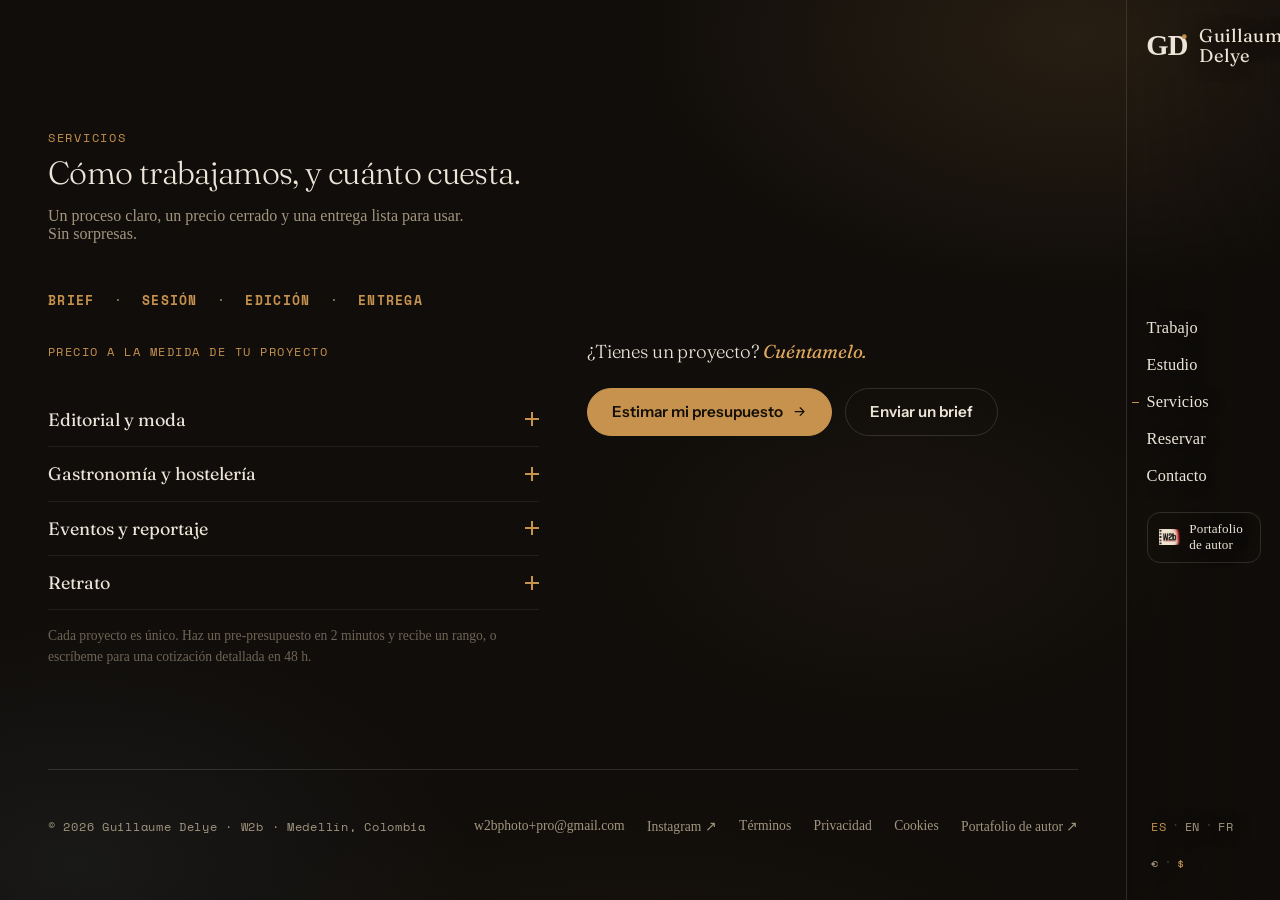
<file: services.html>
<!DOCTYPE html><html lang="es"><head>
<meta charset="utf-8"><meta name="viewport" content="width=device-width,initial-scale=1">
<title>Servicios — Guillaume Delye</title>
<meta name="description" content="Servicios y tarifas de fotografía comercial: editorial, hospitalidad, eventos y retrato. Presupuesto detallado en 48 h.">
<link rel="canonical" href="https://w2bphotography.com/w2b-pro/services.html">
<link rel="icon" href="data:image/svg+xml,<svg xmlns='http://www.w3.org/2000/svg' viewBox='0 0 32 32'><rect width='32' height='32' fill='%23100D0A'/><circle cx='16' cy='16' r='6' fill='%23C6924E'/></svg>">
<link rel="stylesheet" href="css/fonts.css">
<link rel="stylesheet" href="css/site.css">
</head><body class="page" data-page="services">
<main class="wrap">
  <div class="phead">
    <span class="k meta" data-i18n="svc_k">Servicios</span>
    <h1 data-i18n="svc_h">Cómo trabajamos, y cuánto cuesta.</h1>
    <p data-i18n="svc_p">Un proceso claro, un precio cerrado y una entrega lista para usar. Sin sorpresas.</p>
  </div>
  <div class="services" style="border-top:0;padding-top:0">
    <div class="svc-steps" style="margin-bottom:2rem"><b data-i18n="st1">Brief</b><span>·</span><b data-i18n="st2">Sesión</b><span>·</span><b data-i18n="st3">Edición</b><span>·</span><b data-i18n="st4">Entrega</b></div>
    <div class="svc-grid">
      <div class="reveal">
        <div class="rl"><span class="meta svc-vision-lab" data-i18n="rates_label">Precio a la medida de tu proyecto</span></div>
        <div id="rates" class="svc-vision"></div>
        <p class="svc-note" data-i18n="rates_note">Cada proyecto es único. Haz un pre-presupuesto en 2 minutos y recibe un rango, o escríbeme para una cotización detallada en 48 h.</p>
      </div>
      <div class="book reveal">
        <h3><span data-i18n="book1">¿Tienes un proyecto?</span> <em data-i18n="book2">Cuéntamelo.</em></h3>
        <div class="btnrow">
          <a class="btn btn-amber" href="devis.html"><span data-i18n="svc_estimate">Estimar mi presupuesto</span>
            <svg viewBox="0 0 24 24" fill="none" stroke="currentColor" stroke-width="2" stroke-linecap="round" stroke-linejoin="round"><path d="M5 12h14M13 6l6 6-6 6"/></svg></a>
          <a class="btn btn-line" href="contact.html" data-i18n="book_cta">Enviar un brief</a>
        </div>
      </div>
    </div>
  </div>
  <footer style="margin-top:2rem"><div class="foot">
    <p class="copy">© 2026 Guillaume Delye · W2b · Medellín, Colombia</p>
    <div style="display:flex;gap:1.2rem 1.4rem;flex-wrap:wrap"><a href="mailto:w2bphoto+pro@gmail.com">w2bphoto+pro@gmail.com</a><a href="https://www.instagram.com/guillaumedelye" target="_blank" rel="noopener">Instagram ↗</a><a href="documents/terms.html" data-i18n="foot_terms">Términos</a><a href="documents/privacy.html" data-i18n="foot_privacy">Privacidad</a><a href="documents/cookies.html" data-i18n="foot_cookies">Cookies</a><a href="https://w2bphotography.com/" data-i18n="foot_art">Portafolio de autor ↗</a></div>
  </div></footer>
</main>
<script src="js/gallery-data.js?v=1"></script><script src="js/site.js"></script>
</body></html>
</file>
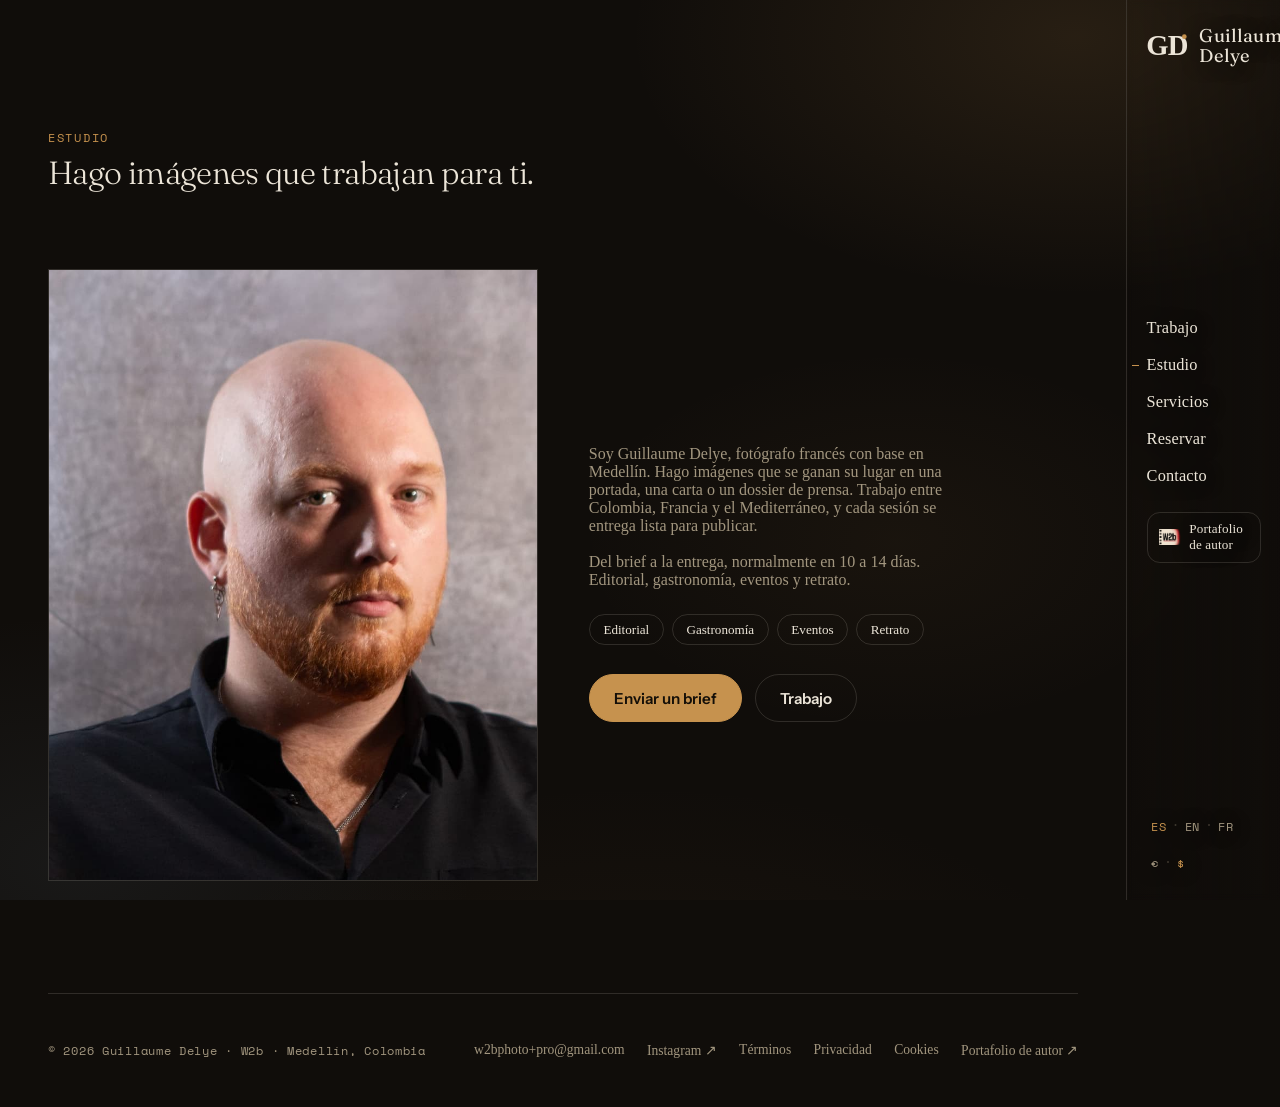
<file: studio.html>
<!DOCTYPE html><html lang="es"><head>
<meta charset="utf-8"><meta name="viewport" content="width=device-width,initial-scale=1">
<title>Estudio — Guillaume Delye</title>
<meta name="description" content="Guillaume Delye, fotógrafo francés con base en Medellín. Editorial, gastronomía, eventos y retrato, listo para publicar en 10 a 14 días.">
<link rel="canonical" href="https://w2bphotography.com/w2b-pro/studio.html">
<link rel="icon" href="data:image/svg+xml,<svg xmlns='http://www.w3.org/2000/svg' viewBox='0 0 32 32'><rect width='32' height='32' fill='%23100D0A'/><circle cx='16' cy='16' r='6' fill='%23C6924E'/></svg>">
<link rel="stylesheet" href="css/fonts.css">
<link rel="stylesheet" href="css/site.css">
</head><body class="page" data-page="studio">
<main class="wrap">
  <div class="phead">
    <span class="k meta" data-i18n="studio_k">Estudio</span>
    <h1 data-i18n="studio_h1">Hago imágenes que trabajan para ti.</h1>
  </div>
  <div class="studio">
    <div class="studio-img reveal"><img id="portrait" alt="Guillaume Delye, fotógrafo en Medellín"></div>
    <div class="reveal">
      <p data-i18n="studio_lp">Soy Guillaume Delye, fotógrafo francés con base en Medellín. Hago imágenes que se ganan su lugar en una portada, una carta o un dossier de prensa. Trabajo entre Colombia, Francia y el Mediterráneo, y cada sesión se entrega lista para publicar.</p>
      <p data-i18n="studio_lp2" style="margin-top:1.1rem">Del brief a la entrega, normalmente en 10 a 14 días. Editorial, gastronomía, eventos y retrato.</p>
      <div class="facts"><span data-i18n="fact1">Editorial</span><span data-i18n="fact2">Gastronomía</span><span data-i18n="fact3">Eventos</span><span data-i18n="fact4">Retrato</span></div>
      <div class="btnrow" style="margin-top:1.8rem;display:flex;gap:.8rem;flex-wrap:wrap">
        <a class="btn btn-amber" href="contact.html"><span data-i18n="book_cta">Enviar un brief</span></a>
        <a class="btn btn-line" href="work.html" data-i18n="nav_work">Trabajo</a>
      </div>
    </div>
  </div>
  <footer style="margin-top:3rem"><div class="foot">
    <p class="copy">© 2026 Guillaume Delye · W2b · Medellín, Colombia</p>
    <div style="display:flex;gap:1.2rem 1.4rem;flex-wrap:wrap"><a href="mailto:w2bphoto+pro@gmail.com">w2bphoto+pro@gmail.com</a><a href="https://www.instagram.com/guillaumedelye" target="_blank" rel="noopener">Instagram ↗</a><a href="documents/terms.html" data-i18n="foot_terms">Términos</a><a href="documents/privacy.html" data-i18n="foot_privacy">Privacidad</a><a href="documents/cookies.html" data-i18n="foot_cookies">Cookies</a><a href="https://w2bphotography.com/" data-i18n="foot_art">Portafolio de autor ↗</a></div>
  </div></footer>
</main>
<script src="js/gallery-data.js?v=1"></script><script src="js/site.js"></script>
</body></html>
</file>
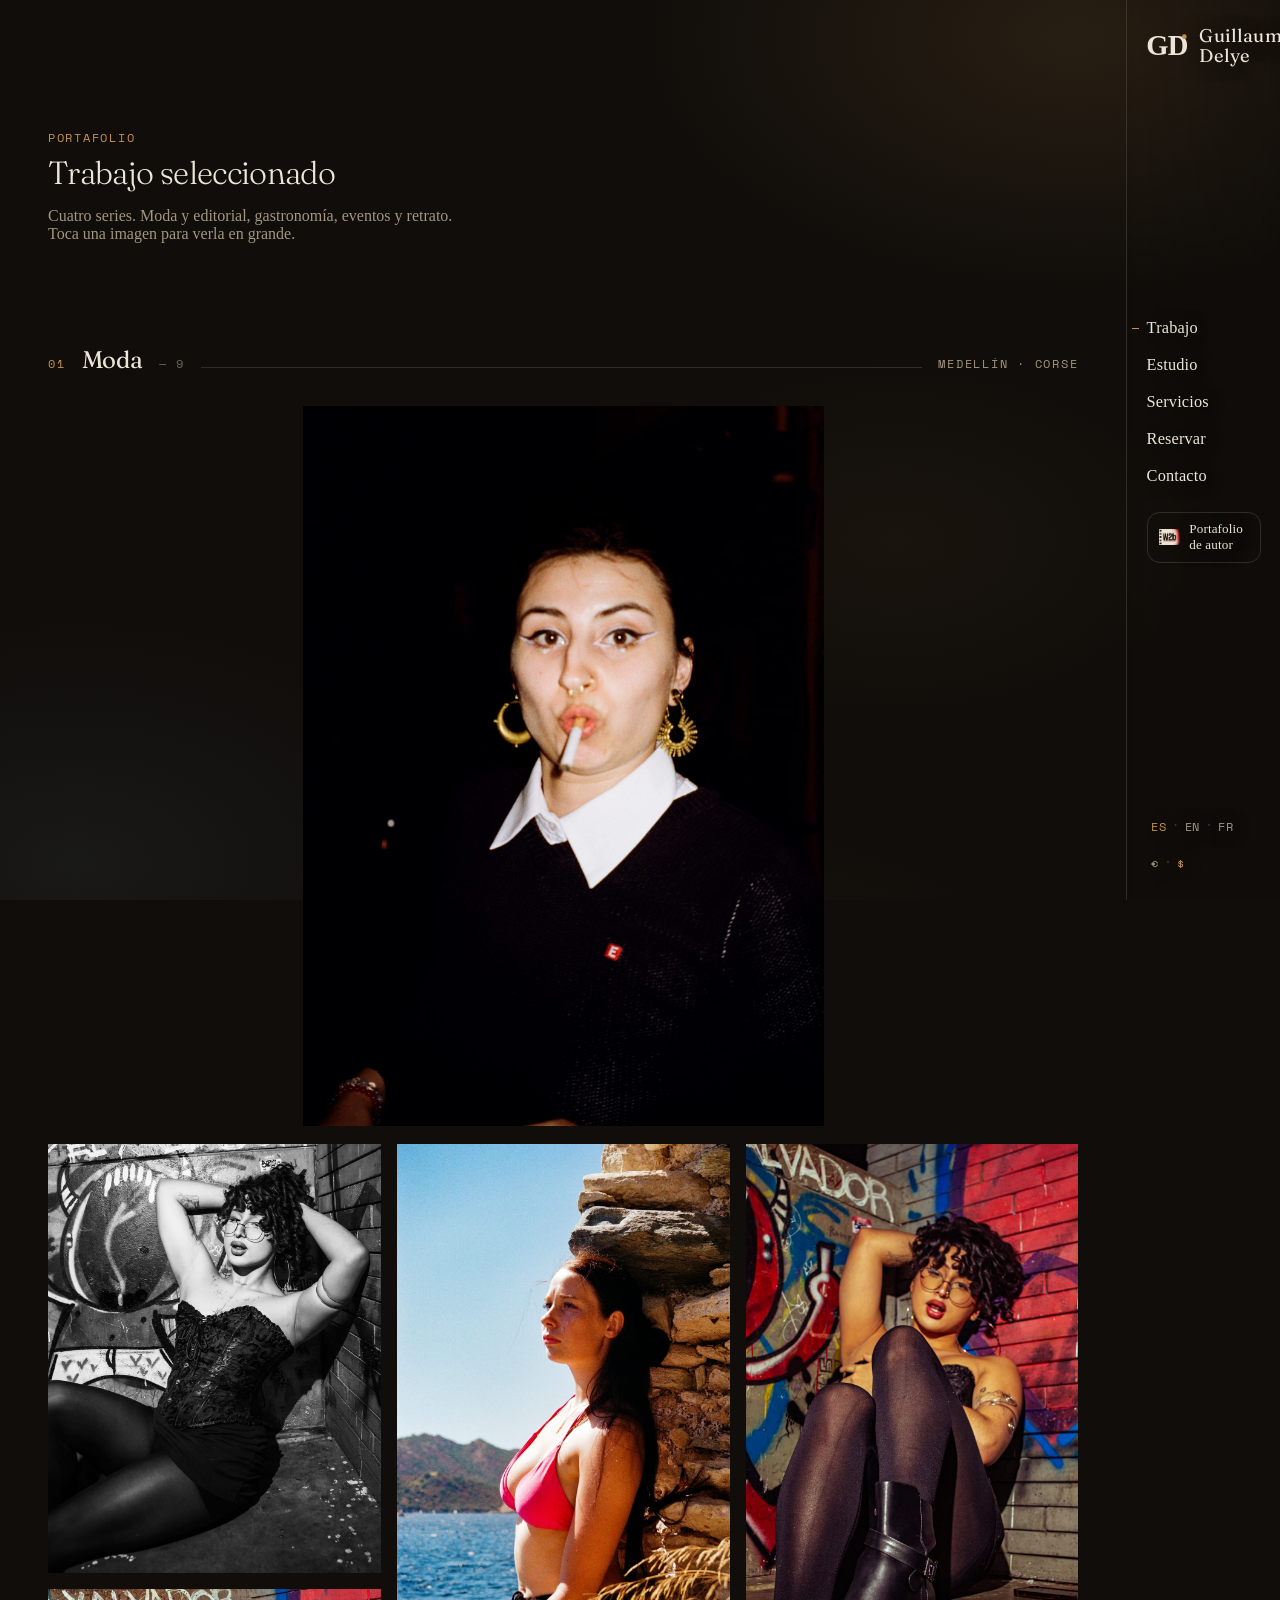
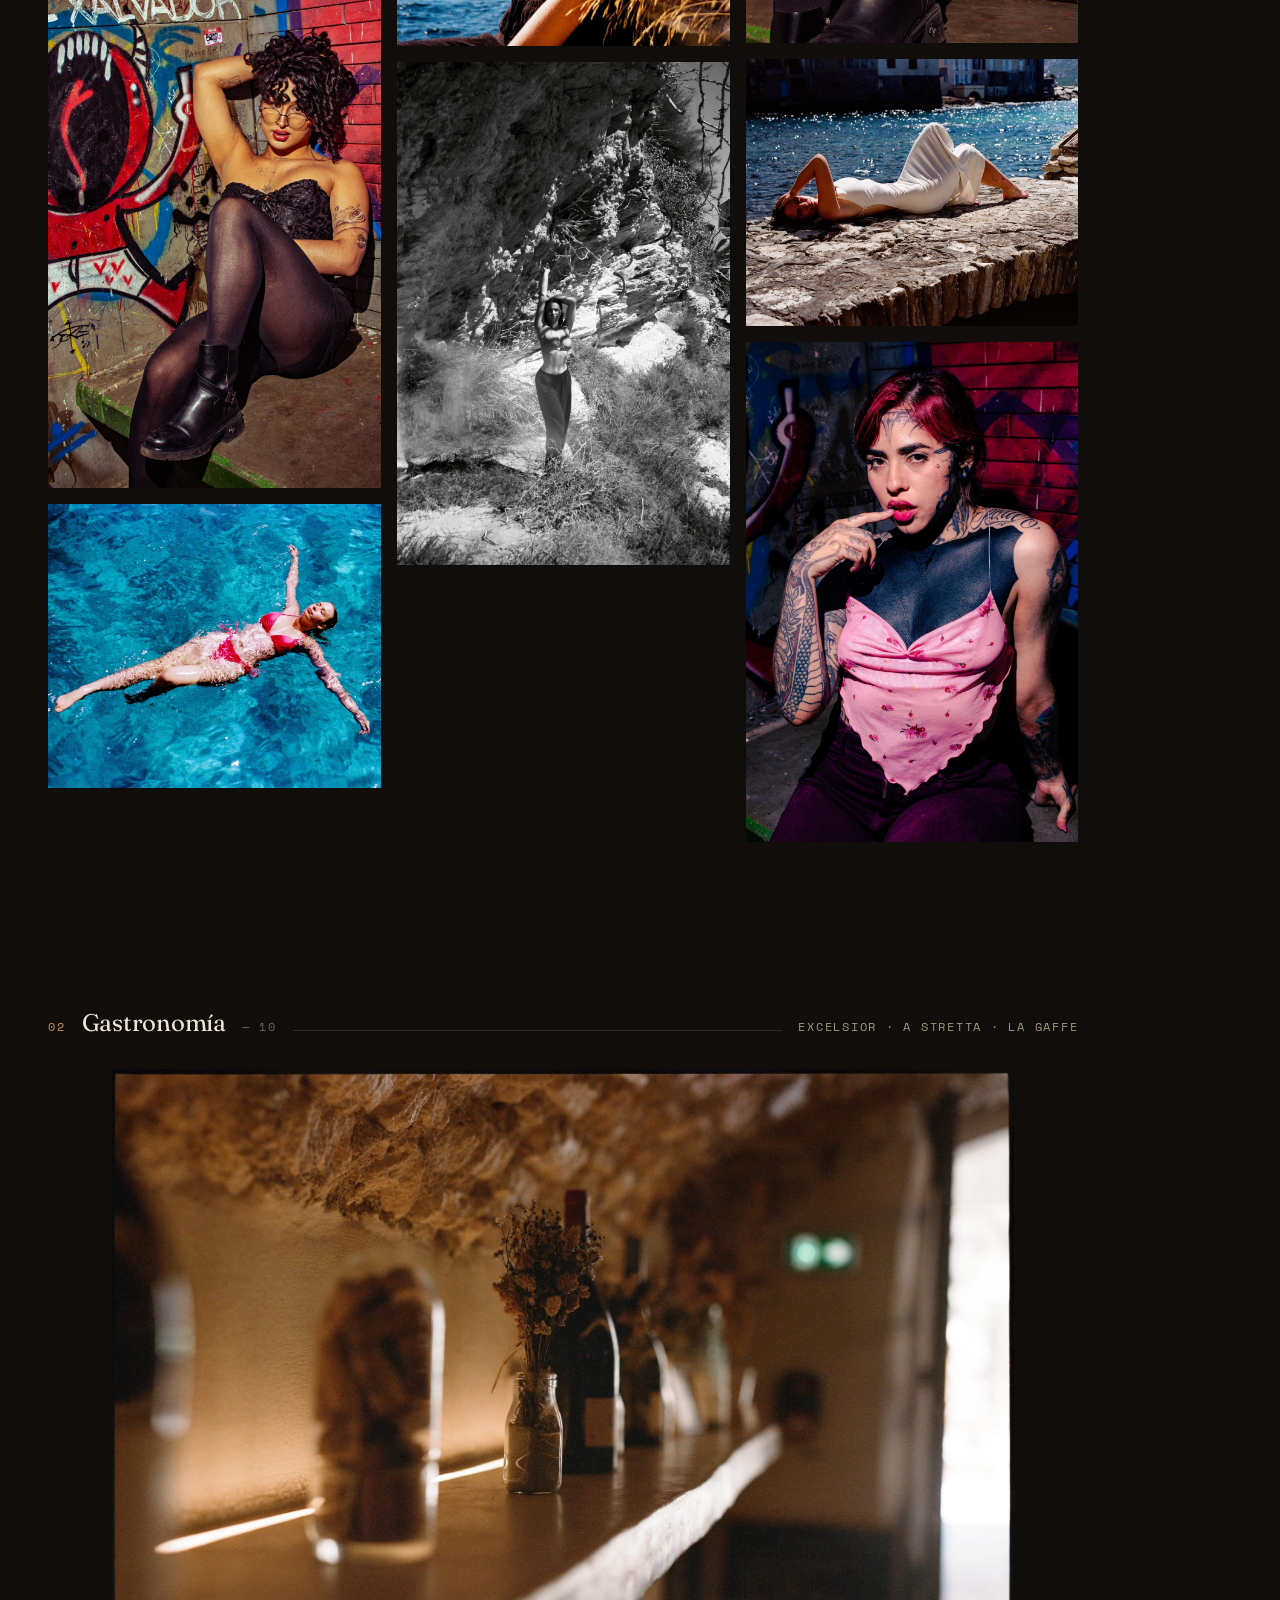
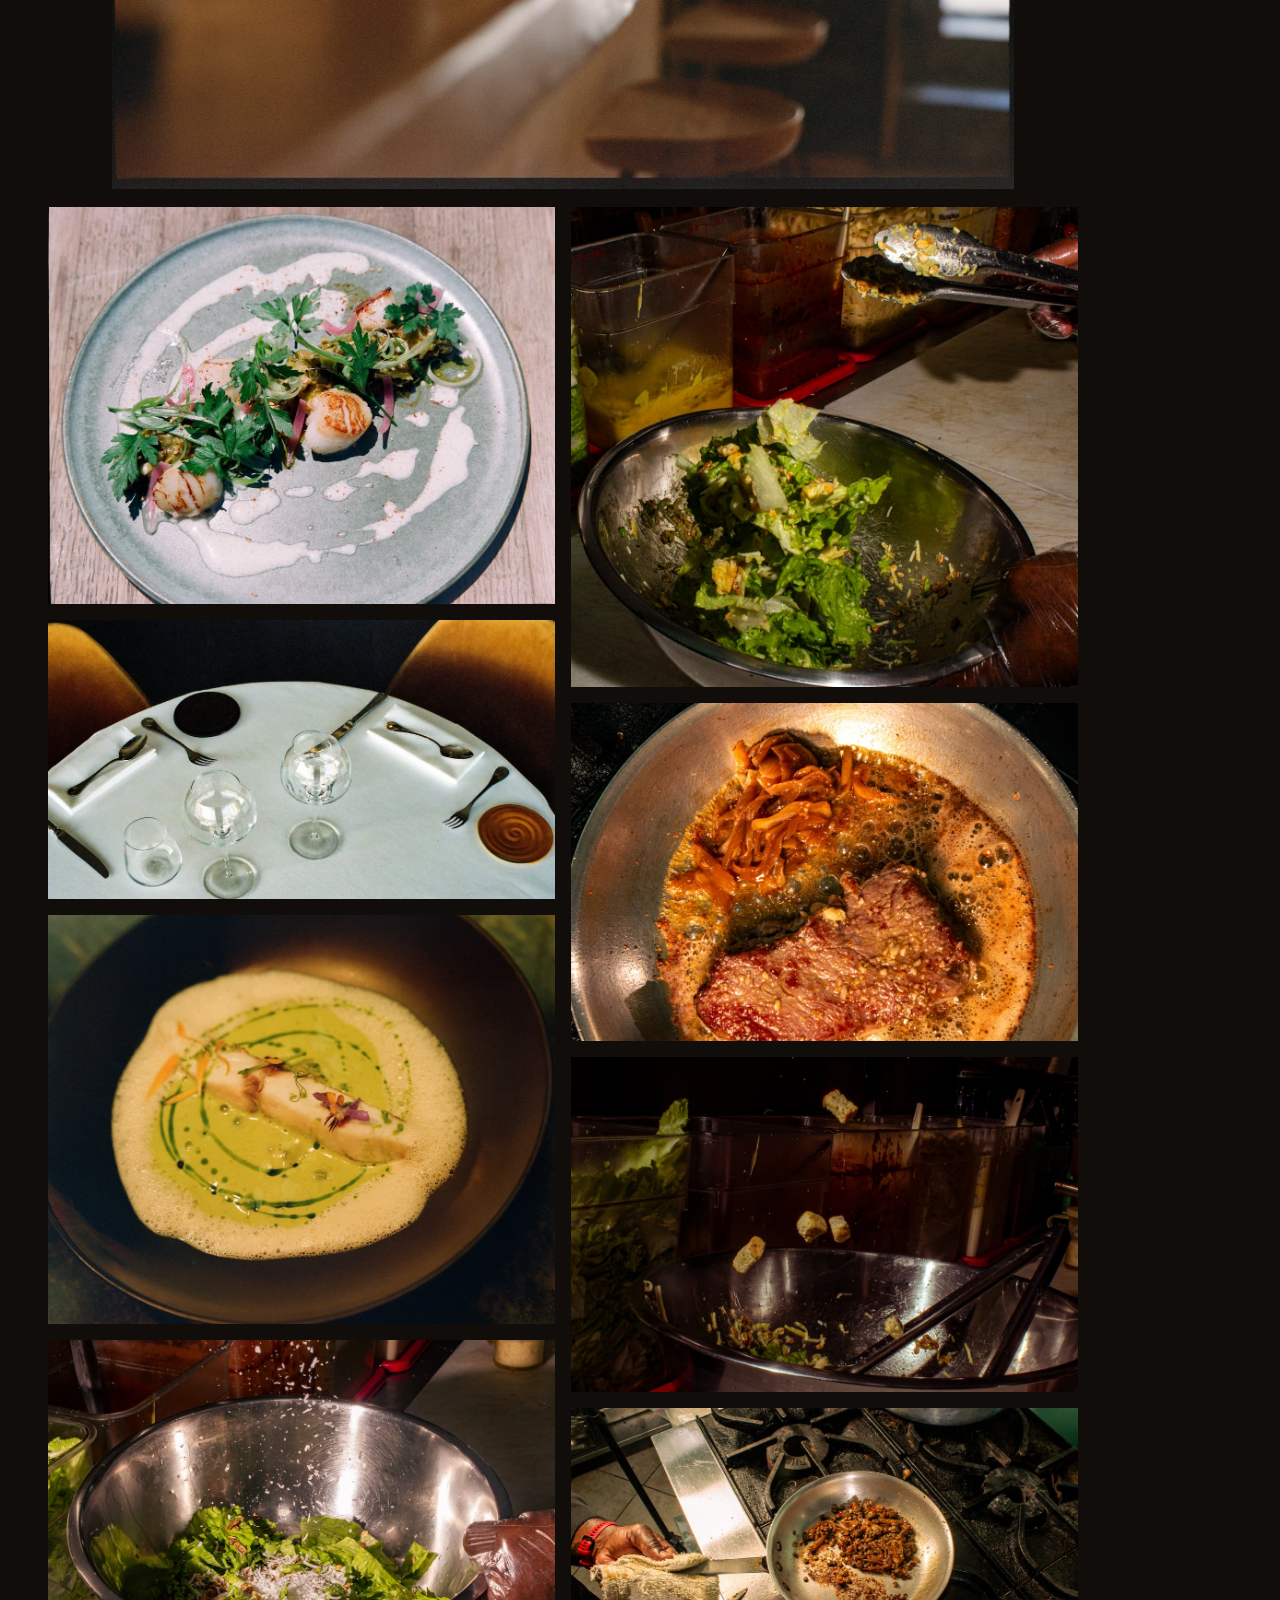
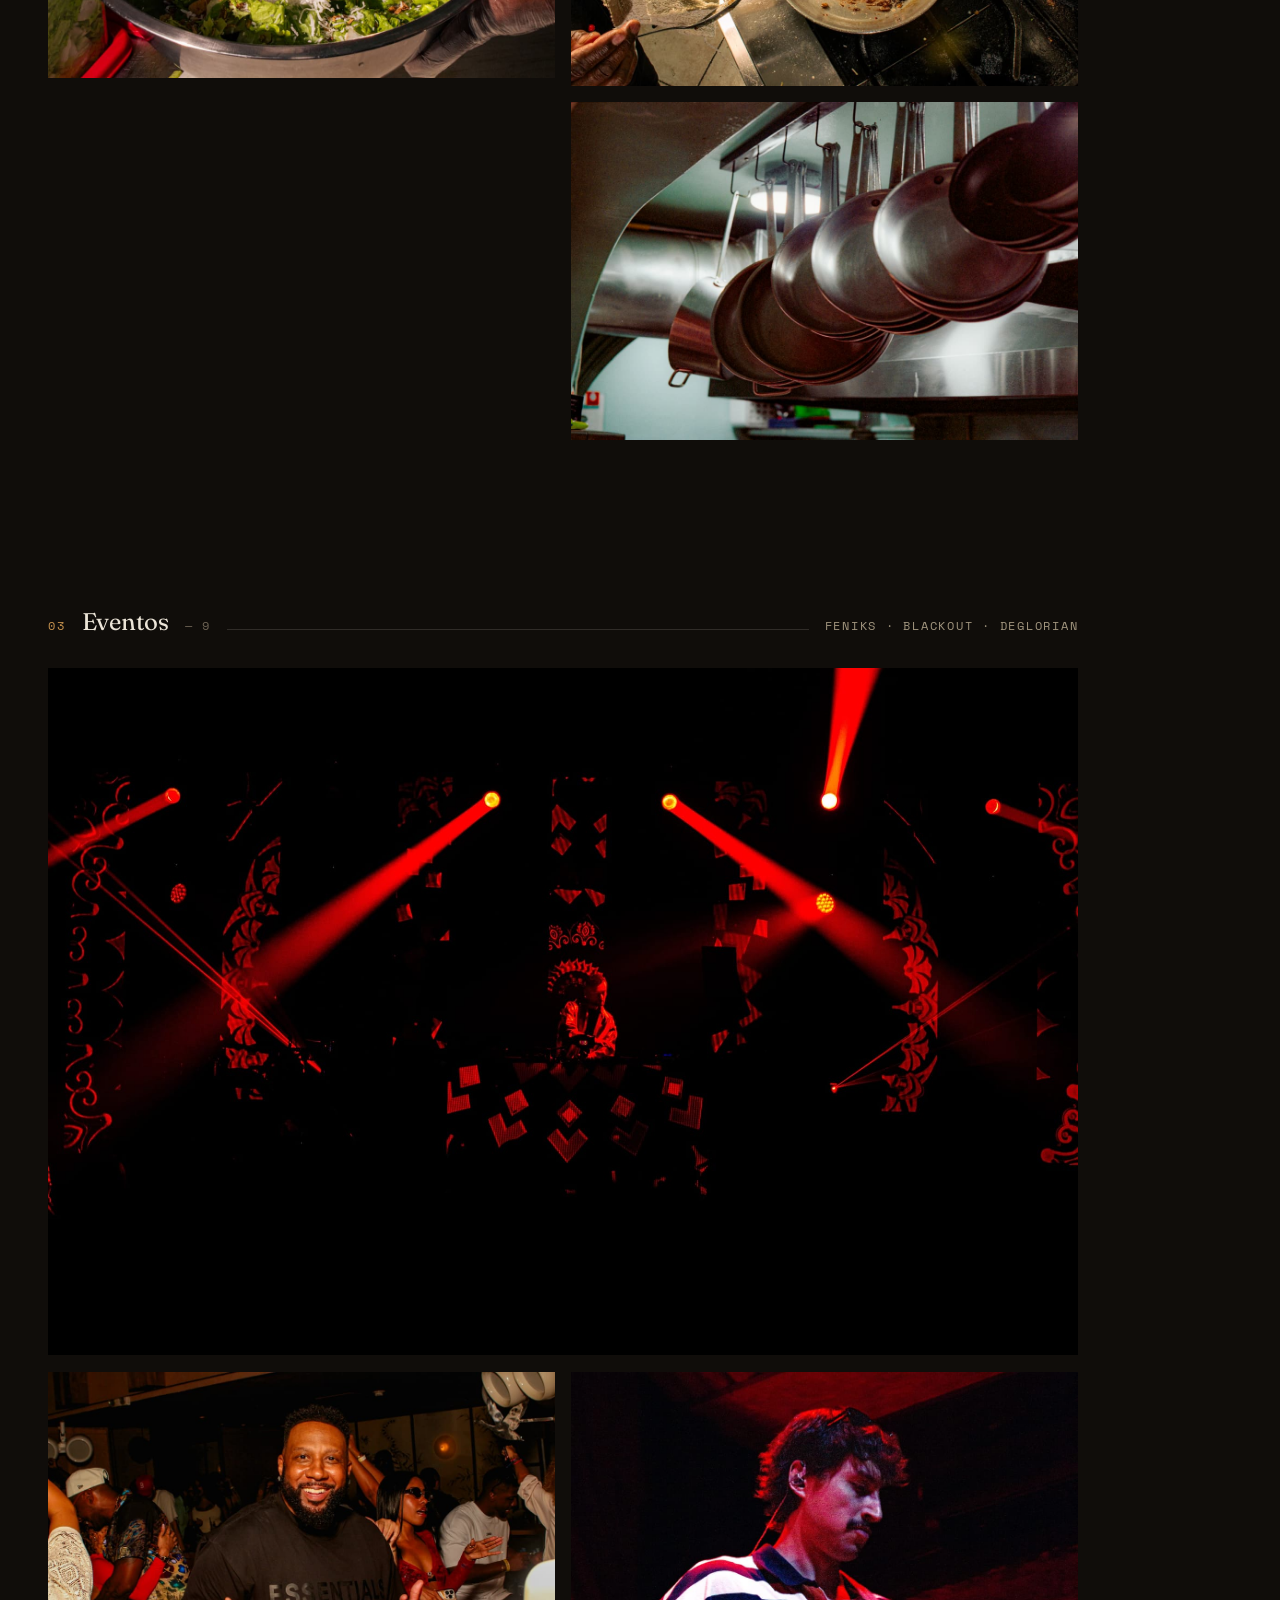
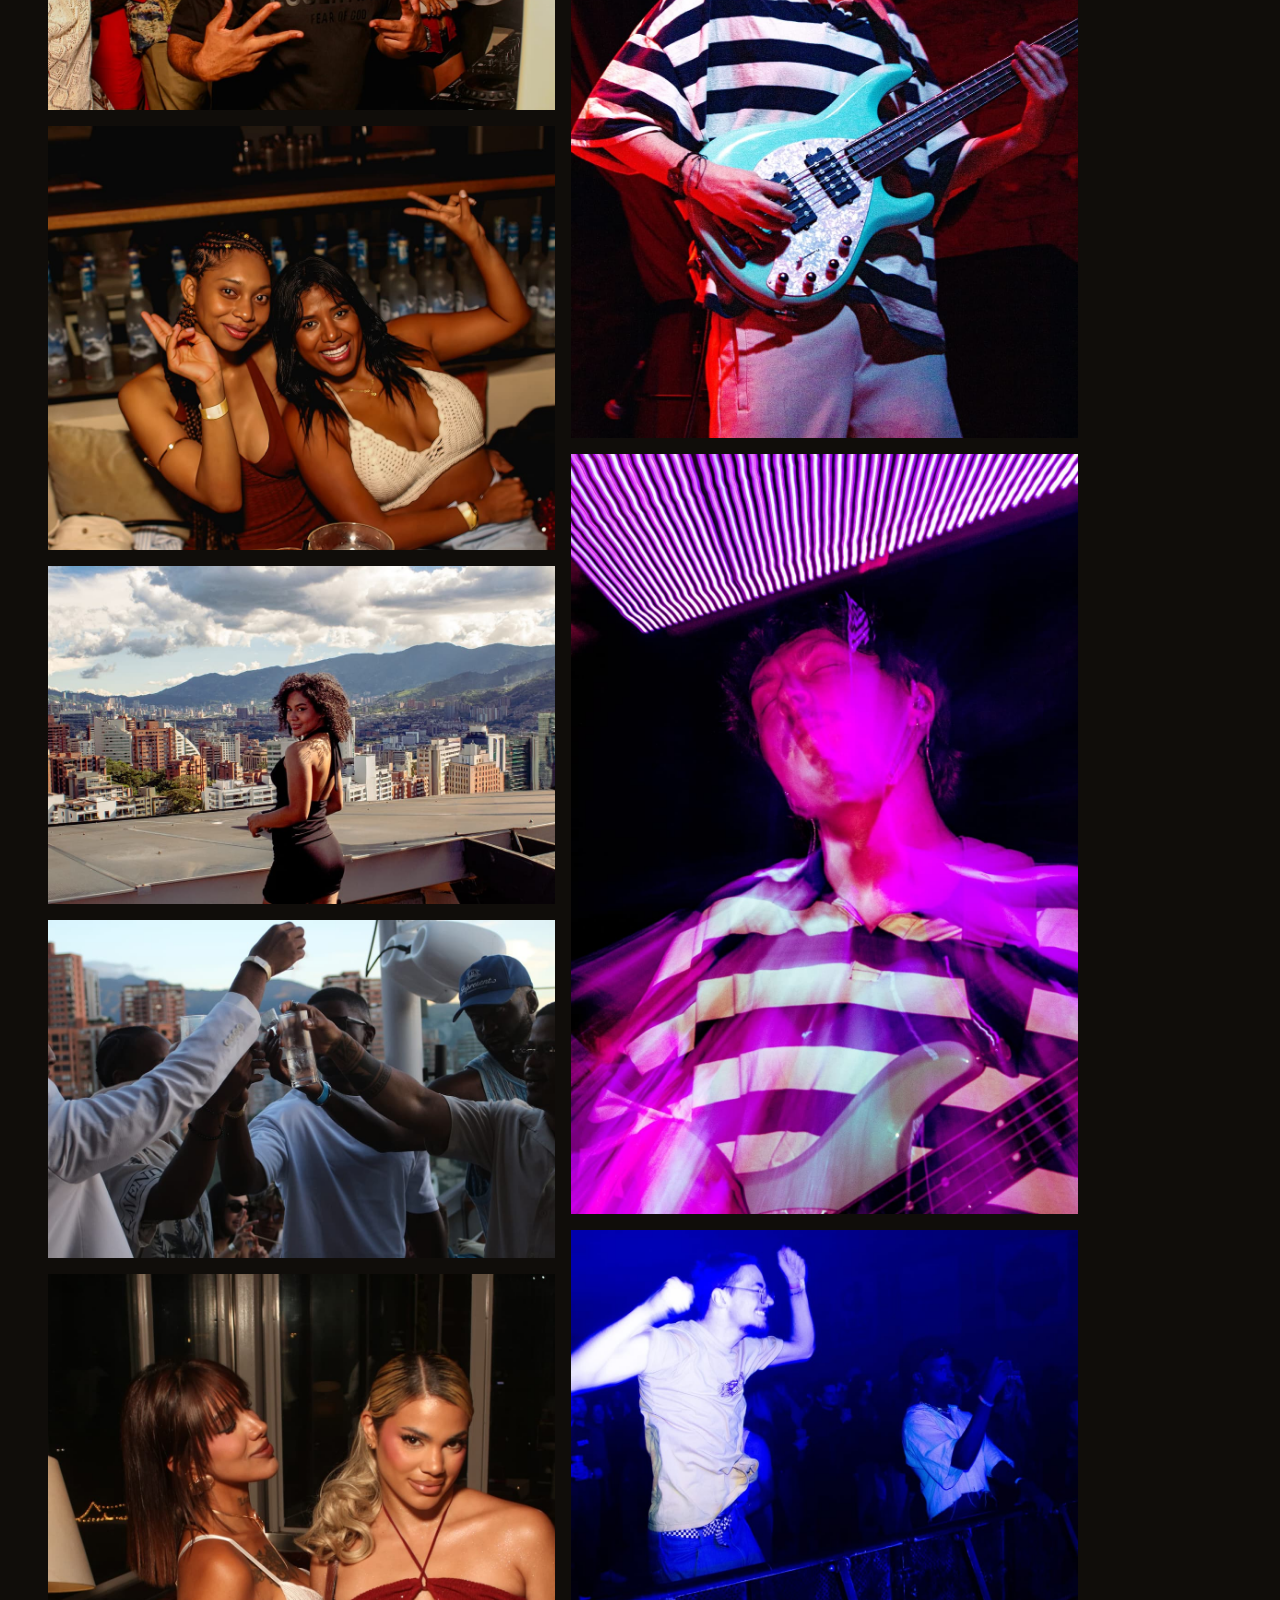
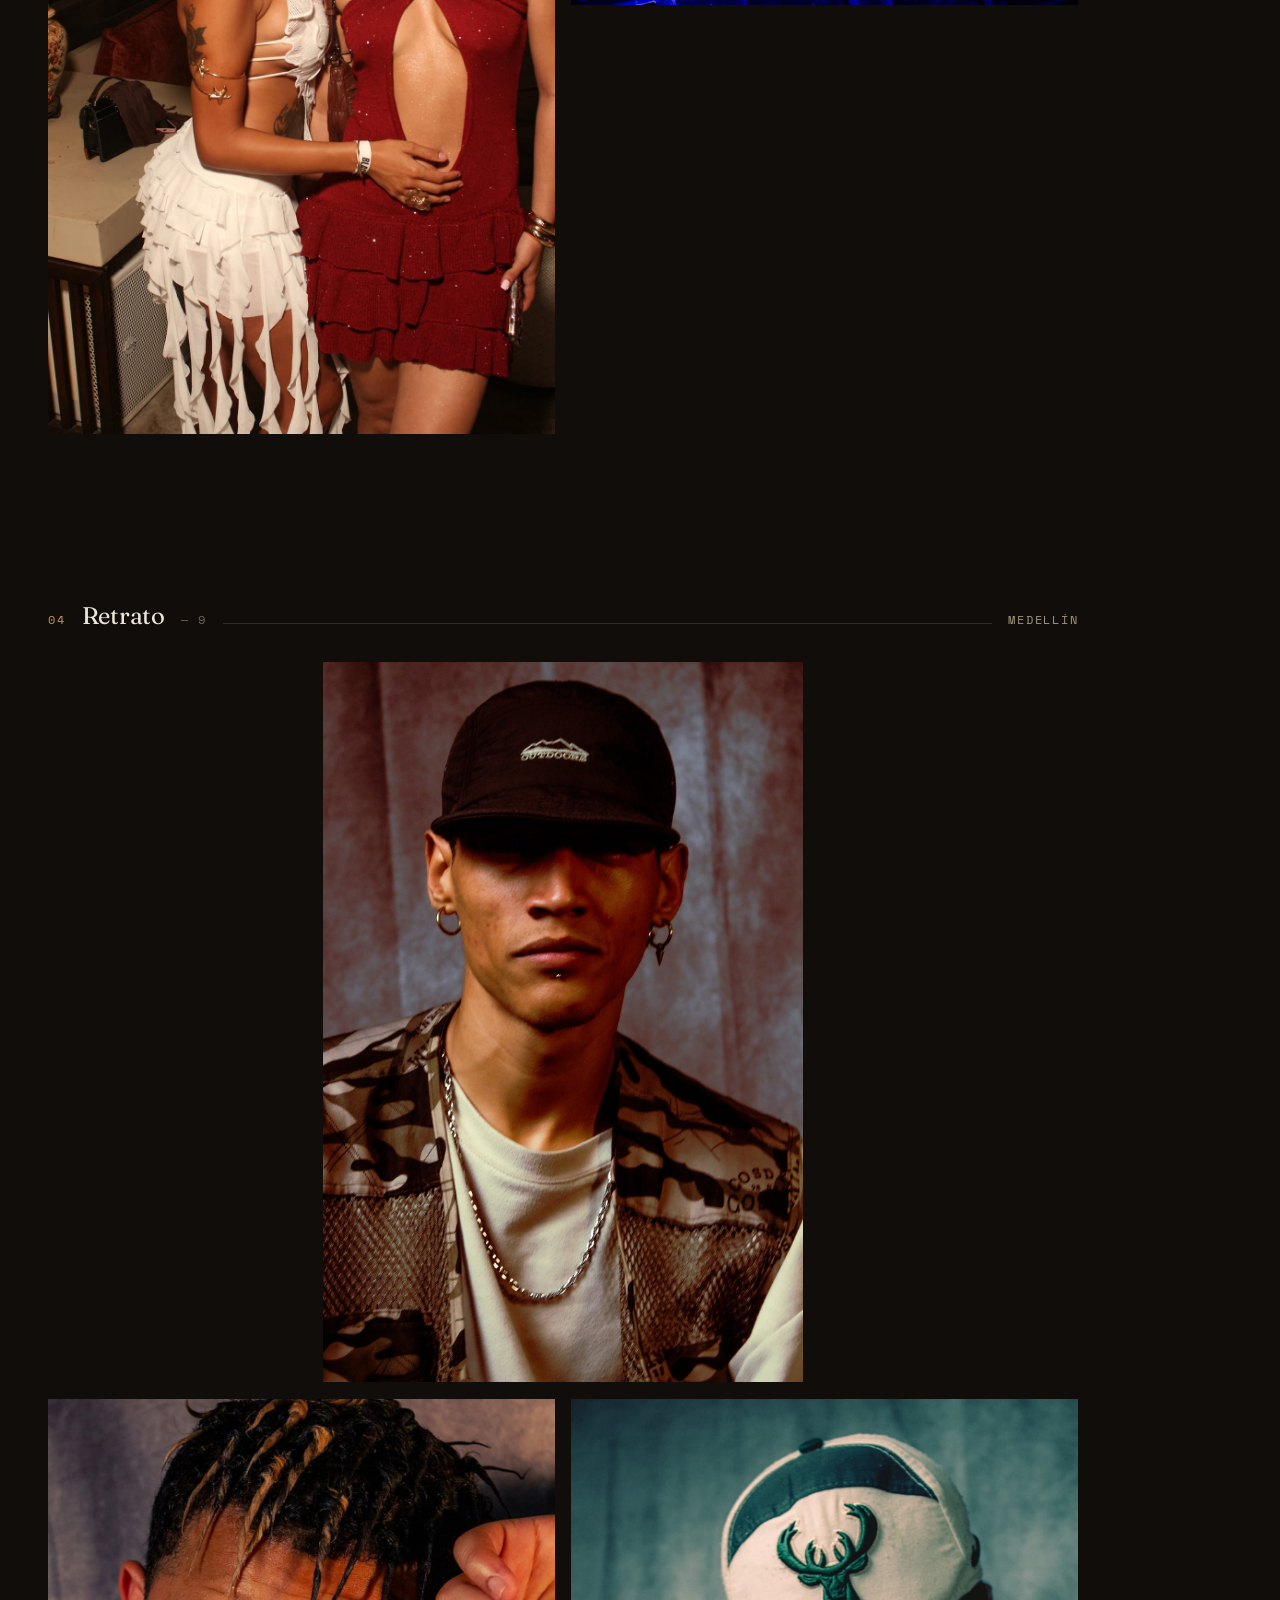
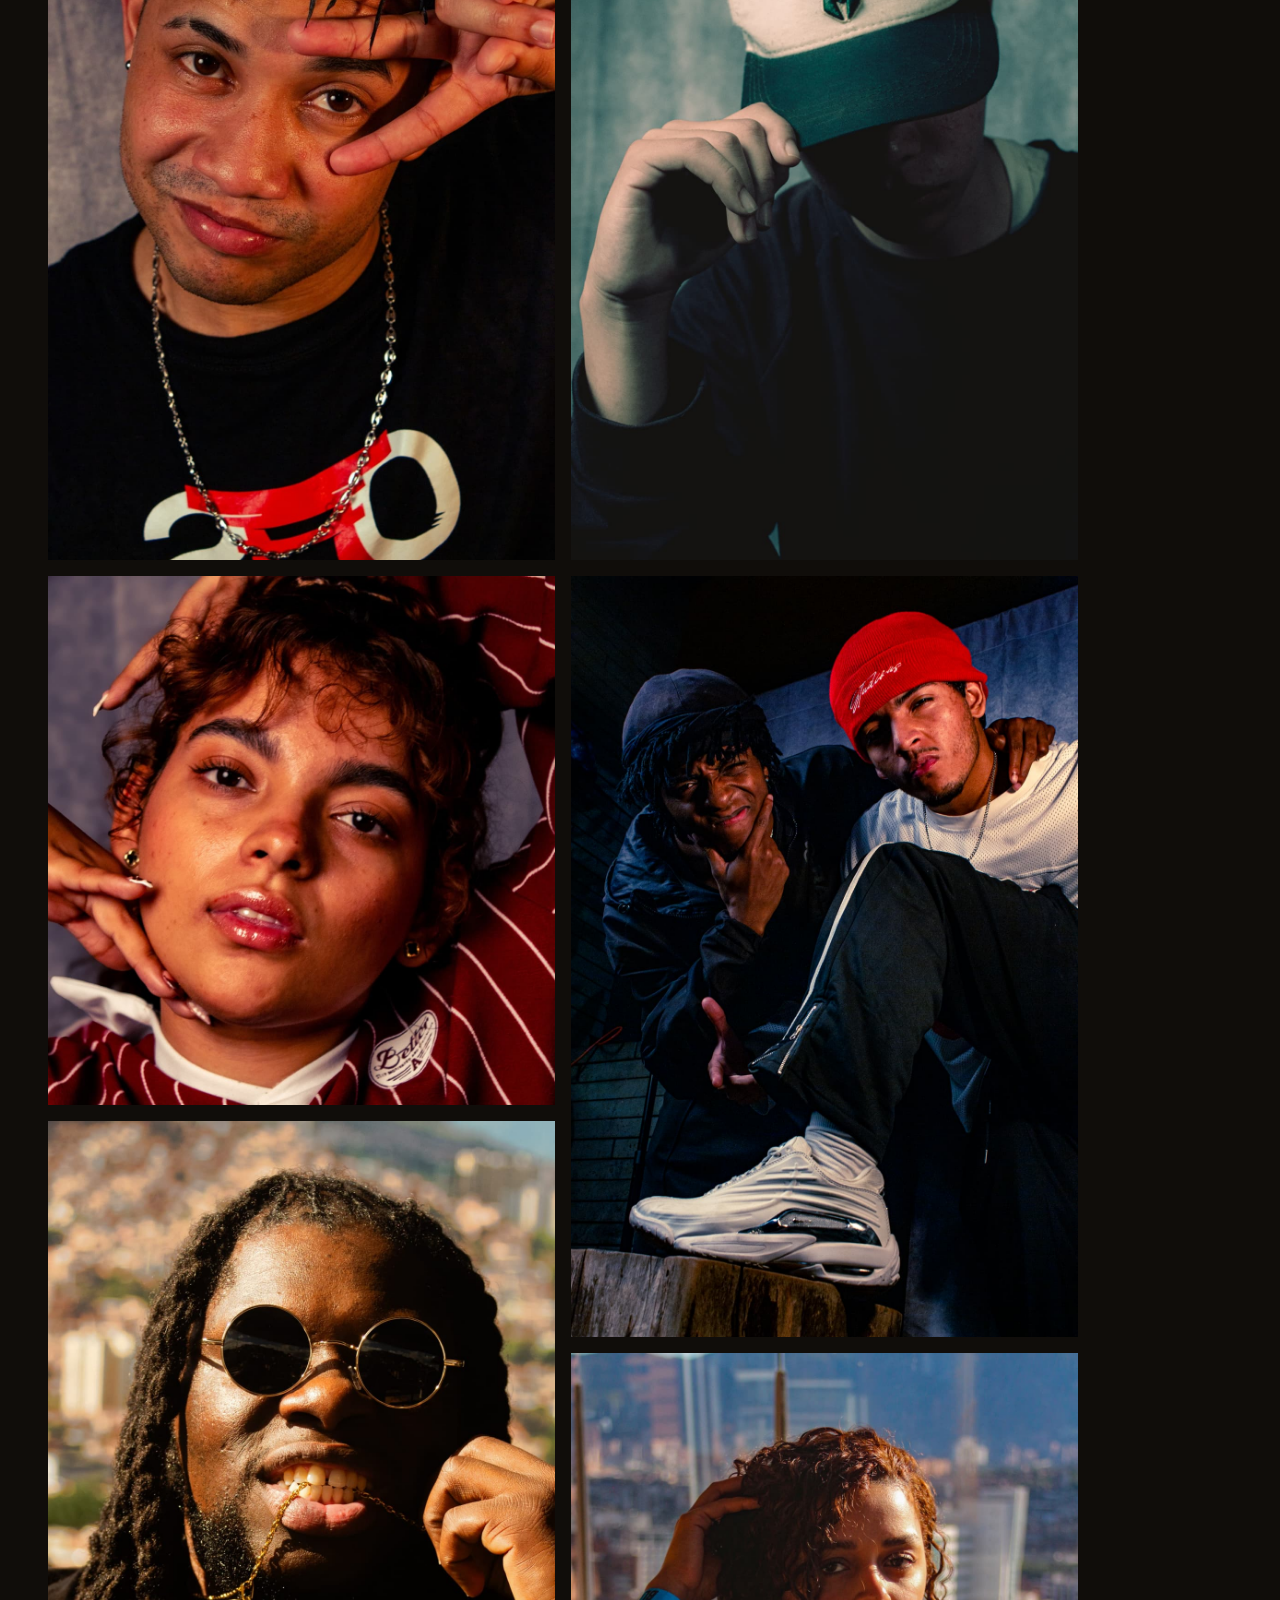
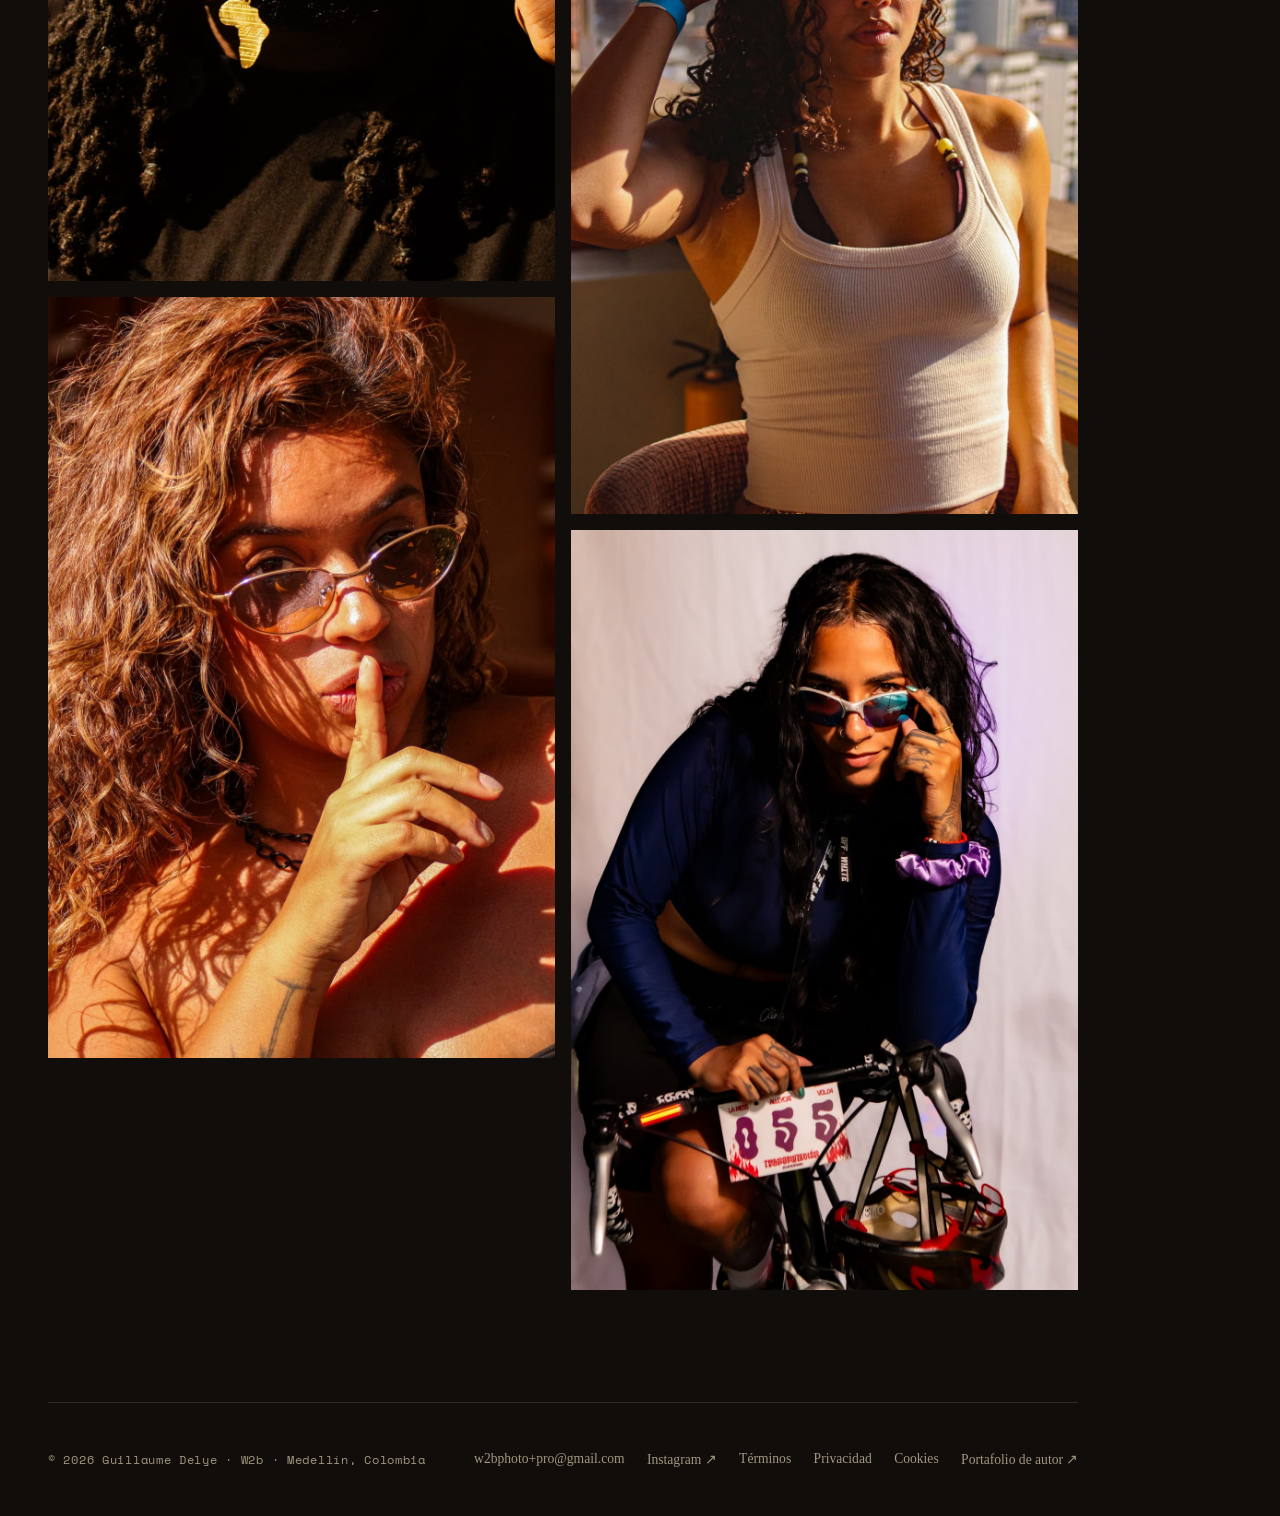
<file: work.html>
<!DOCTYPE html><html lang="es"><head>
<meta charset="utf-8"><meta name="viewport" content="width=device-width,initial-scale=1">
<title>Trabajo — Guillaume Delye</title>
<meta name="description" content="Trabajo seleccionado de Guillaume Delye: moda y editorial, gastronomía, eventos y retrato. Medellín, Córcega, Latinoamérica.">
<link rel="canonical" href="https://w2bphotography.com/w2b-pro/work.html">
<link rel="icon" href="data:image/svg+xml,<svg xmlns='http://www.w3.org/2000/svg' viewBox='0 0 32 32'><rect width='32' height='32' fill='%23100D0A'/><circle cx='16' cy='16' r='6' fill='%23C6924E'/></svg>">
<link rel="stylesheet" href="css/fonts.css">
<link rel="stylesheet" href="css/site.css">
</head><body class="page" data-page="work">
<main class="wrap">
  <div class="phead">
    <span class="k meta" data-i18n="work_k">Portafolio</span>
    <h1 data-i18n="work_h">Trabajo seleccionado</h1>
    <p data-i18n="work_p">Cuatro series. Moda y editorial, gastronomía, eventos y retrato. Toca una imagen para verla en grande.</p>
  </div>
  <div id="series-host"></div>
  <footer><div class="foot">
    <p class="copy">© 2026 Guillaume Delye · W2b · Medellín, Colombia</p>
    <div style="display:flex;gap:1.2rem 1.4rem;flex-wrap:wrap"><a href="mailto:w2bphoto+pro@gmail.com">w2bphoto+pro@gmail.com</a><a href="https://www.instagram.com/guillaumedelye" target="_blank" rel="noopener">Instagram ↗</a><a href="documents/terms.html" data-i18n="foot_terms">Términos</a><a href="documents/privacy.html" data-i18n="foot_privacy">Privacidad</a><a href="documents/cookies.html" data-i18n="foot_cookies">Cookies</a><a href="https://w2bphotography.com/" data-i18n="foot_art">Portafolio de autor ↗</a></div>
  </div></footer>
</main>
<script src="js/gallery-data.js?v=1"></script><script src="js/site.js"></script>
</body></html>
</file>
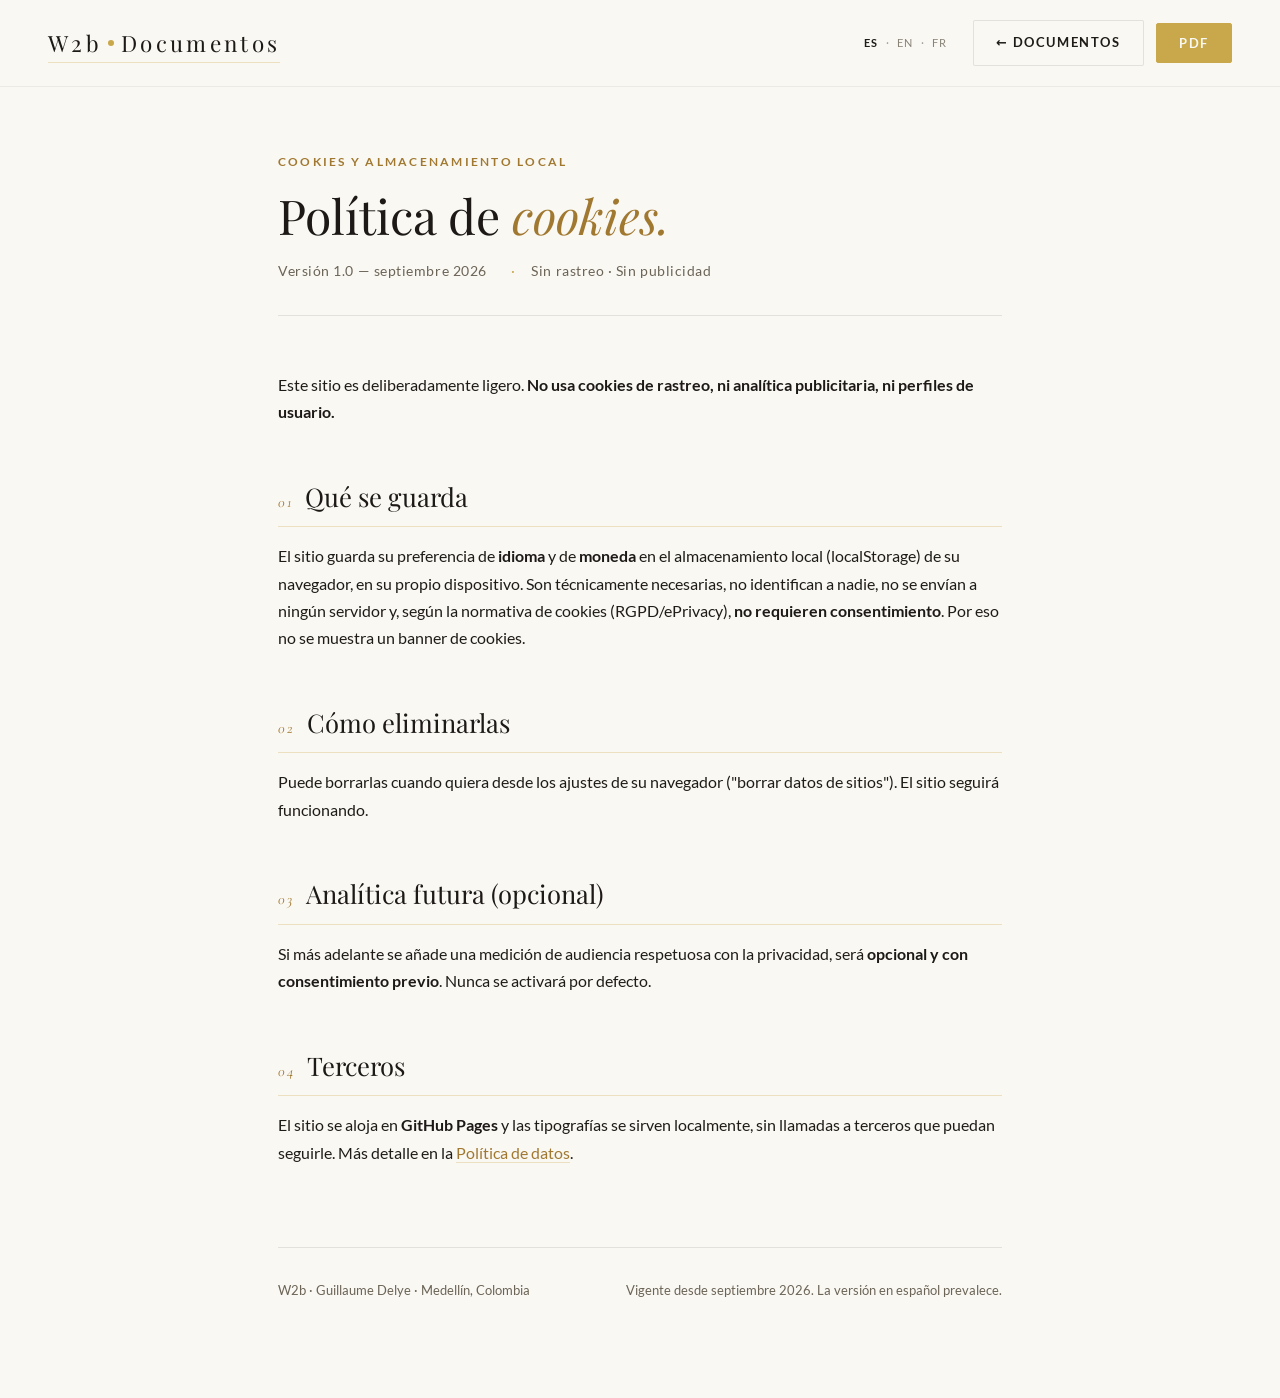
<file: documents/cookies.html>
<!DOCTYPE html>
<html lang="es">
<head>
  <meta charset="UTF-8">
  <meta name="viewport" content="width=device-width, initial-scale=1.0">
  <link rel="icon" type="image/svg+xml" href="/w2b-pro/favicon.svg">
  <link rel="alternate icon" href="/w2b-pro/favicon-32.png" sizes="32x32">
  <link rel="apple-touch-icon" href="/w2b-pro/apple-touch-icon.png">
  <title>Cookies — W2b · Guillaume Delye</title>
  <meta name="description" content="Política de cookies y almacenamiento local de W2b. Sin rastreo, sin publicidad. ES / EN / FR.">
  <link rel="stylesheet" href="../css/documents.css">
  <link rel="canonical" href="https://w2bphotography.com/w2b-pro/documents/cookies.html">
  <style>
    [data-doclang]{display:none}
    [data-doclang].on{display:block}
    .doc-lang{display:inline-flex;gap:4px;align-items:center;font-size:11px;letter-spacing:.12em;margin-right:10px}
    .doc-lang button{background:none;border:0;font:inherit;letter-spacing:.12em;cursor:pointer;color:#8a8478;padding:4px 3px}
    .doc-lang button.active{color:#1F1C18;font-weight:600}
    .doc-lang button:hover,.doc-lang button:focus-visible{color:#C9A84C}
    .doc-lang .sep{opacity:.4}
    @media print{[data-doclang]{display:none}[data-doclang].on{display:block}.no-print{display:none!important}}
  </style>
</head>
<body>

  <header class="doc-topbar no-print">
    <a href="index.html" class="doc-topbar-brand">W2b<span class="dot"></span>Documentos</a>
    <div class="doc-topbar-actions">
      <nav class="doc-lang" role="group" aria-label="Language / Idioma / Langue">
        <button data-lang="es" aria-pressed="true">ES</button><span class="sep" aria-hidden="true">·</span><button data-lang="en" aria-pressed="false">EN</button><span class="sep" aria-hidden="true">·</span><button data-lang="fr" aria-pressed="false">FR</button>
      </nav>
      <a href="index.html" class="btn-doc ghost">← Documentos</a>
      <button class="btn-doc primary" type="button" onclick="window.print()">PDF</button>
    </div>
  </header>

  <main class="doc-page">

  <!-- ES -->
  <div data-doclang="es">
    <header class="doc-header">
      <p class="doc-eyebrow">Cookies y almacenamiento local</p>
      <h1 class="doc-title">Política de <em>cookies.</em></h1>
      <div class="doc-meta"><span>Versión 1.0 — septiembre 2026</span><span>Sin rastreo · Sin publicidad</span></div>
    </header>
    <section class="doc-section"><p>Este sitio es deliberadamente ligero. <strong>No usa cookies de rastreo, ni analítica publicitaria, ni perfiles de usuario.</strong></p></section>
    <section class="doc-section"><h2><span class="num">01</span>Qué se guarda</h2><p>El sitio guarda su preferencia de <strong>idioma</strong> y de <strong>moneda</strong> en el almacenamiento local (localStorage) de su navegador, en su propio dispositivo. Son técnicamente necesarias, no identifican a nadie, no se envían a ningún servidor y, según la normativa de cookies (RGPD/ePrivacy), <strong>no requieren consentimiento</strong>. Por eso no se muestra un banner de cookies.</p></section>
    <section class="doc-section"><h2><span class="num">02</span>Cómo eliminarlas</h2><p>Puede borrarlas cuando quiera desde los ajustes de su navegador ("borrar datos de sitios"). El sitio seguirá funcionando.</p></section>
    <section class="doc-section"><h2><span class="num">03</span>Analítica futura (opcional)</h2><p>Si más adelante se añade una medición de audiencia respetuosa con la privacidad, será <strong>opcional y con consentimiento previo</strong>. Nunca se activará por defecto.</p></section>
    <section class="doc-section"><h2><span class="num">04</span>Terceros</h2><p>El sitio se aloja en <strong>GitHub Pages</strong> y las tipografías se sirven localmente, sin llamadas a terceros que puedan seguirle. Más detalle en la <a href="privacy.html">Política de datos</a>.</p></section>
    <footer class="doc-footer"><span>W2b · Guillaume Delye · Medellín, Colombia</span><span>Vigente desde septiembre 2026. La versión en español prevalece.</span></footer>
  </div>

  <!-- EN -->
  <div data-doclang="en">
    <header class="doc-header">
      <p class="doc-eyebrow">Cookies &amp; local storage</p>
      <h1 class="doc-title">Cookie <em>policy.</em></h1>
      <div class="doc-meta"><span>Version 1.0 — September 2026</span><span>No tracking · No advertising</span></div>
    </header>
    <section class="doc-section"><p>This site is deliberately lightweight. <strong>It uses no tracking cookies, no advertising analytics, and no user profiling.</strong></p></section>
    <section class="doc-section"><h2><span class="num">01</span>What is stored</h2><p>The site stores your <strong>language</strong> and <strong>currency</strong> preference in your browser's local storage, on your own device. These are strictly necessary, identify no one, are never sent to any server, and under cookie law (GDPR/ePrivacy) <strong>need no consent</strong>. That is why no cookie banner is shown.</p></section>
    <section class="doc-section"><h2><span class="num">02</span>How to remove them</h2><p>You can clear them anytime from your browser settings ("clear site data"). The site keeps working.</p></section>
    <section class="doc-section"><h2><span class="num">03</span>Future analytics (optional)</h2><p>If privacy-friendly audience measurement is added later, it will be <strong>optional and consent-based</strong>. It will never be on by default.</p></section>
    <section class="doc-section"><h2><span class="num">04</span>Third parties</h2><p>The site is hosted on <strong>GitHub Pages</strong> and fonts are served locally, with no third-party calls that could track you. More detail in the <a href="privacy.html">Privacy policy</a>.</p></section>
    <footer class="doc-footer"><span>W2b · Guillaume Delye · Medellín, Colombia</span><span>In force from September 2026. The Spanish version prevails.</span></footer>
  </div>

  <!-- FR -->
  <div data-doclang="fr">
    <header class="doc-header">
      <p class="doc-eyebrow">Cookies et stockage local</p>
      <h1 class="doc-title">Politique <em>cookies.</em></h1>
      <div class="doc-meta"><span>Version 1.0 — septembre 2026</span><span>Sans pistage · Sans publicité</span></div>
    </header>
    <section class="doc-section"><p>Ce site est volontairement léger. <strong>Il n'utilise aucun cookie de pistage, aucune analytique publicitaire et aucun profilage.</strong></p></section>
    <section class="doc-section"><h2><span class="num">01</span>Ce qui est stocké</h2><p>Le site conserve votre préférence de <strong>langue</strong> et de <strong>devise</strong> dans le stockage local de votre navigateur, sur votre appareil. Elles sont strictement nécessaires, n'identifient personne, ne sont envoyées à aucun serveur et, selon le droit des cookies (RGPD/ePrivacy), <strong>ne requièrent pas de consentement</strong>. C'est pourquoi aucun bandeau cookies n'est affiché.</p></section>
    <section class="doc-section"><h2><span class="num">02</span>Comment les supprimer</h2><p>Vous pouvez les effacer à tout moment depuis les réglages de votre navigateur ("effacer les données du site"). Le site continue de fonctionner.</p></section>
    <section class="doc-section"><h2><span class="num">03</span>Analytique future (optionnelle)</h2><p>Si une mesure d'audience respectueuse est ajoutée plus tard, elle sera <strong>optionnelle et soumise à consentement</strong>. Elle ne sera jamais active par défaut.</p></section>
    <section class="doc-section"><h2><span class="num">04</span>Tiers</h2><p>Le site est hébergé sur <strong>GitHub Pages</strong> et les polices sont servies localement, sans appel à des tiers susceptibles de vous suivre. Plus de détail dans la <a href="privacy.html">Politique de confidentialité</a>.</p></section>
    <footer class="doc-footer"><span>W2b · Guillaume Delye · Medellín, Colombia</span><span>En vigueur depuis septembre 2026. La version espagnole prévaut.</span></footer>
  </div>

  </main>

  <script>
  (function(){
    var LANGS=['es','en','fr'], btns=document.querySelectorAll('.doc-lang button');
    function apply(l){
      if(LANGS.indexOf(l)===-1) l='es';
      document.documentElement.lang=l;
      document.querySelectorAll('[data-doclang]').forEach(function(el){el.classList.toggle('on',el.getAttribute('data-doclang')===l);});
      btns.forEach(function(b){var on=b.getAttribute('data-lang')===l;b.classList.toggle('active',on);b.setAttribute('aria-pressed',on?'true':'false');});
      try{localStorage.setItem('w2b_lang',l);}catch(e){}
    }
    btns.forEach(function(b){b.addEventListener('click',function(){apply(b.getAttribute('data-lang'));});});
    var s;try{s=localStorage.getItem('w2b_lang');}catch(e){}
    apply(s||'es');
  })();
  </script>
</body>
</html>
</file>
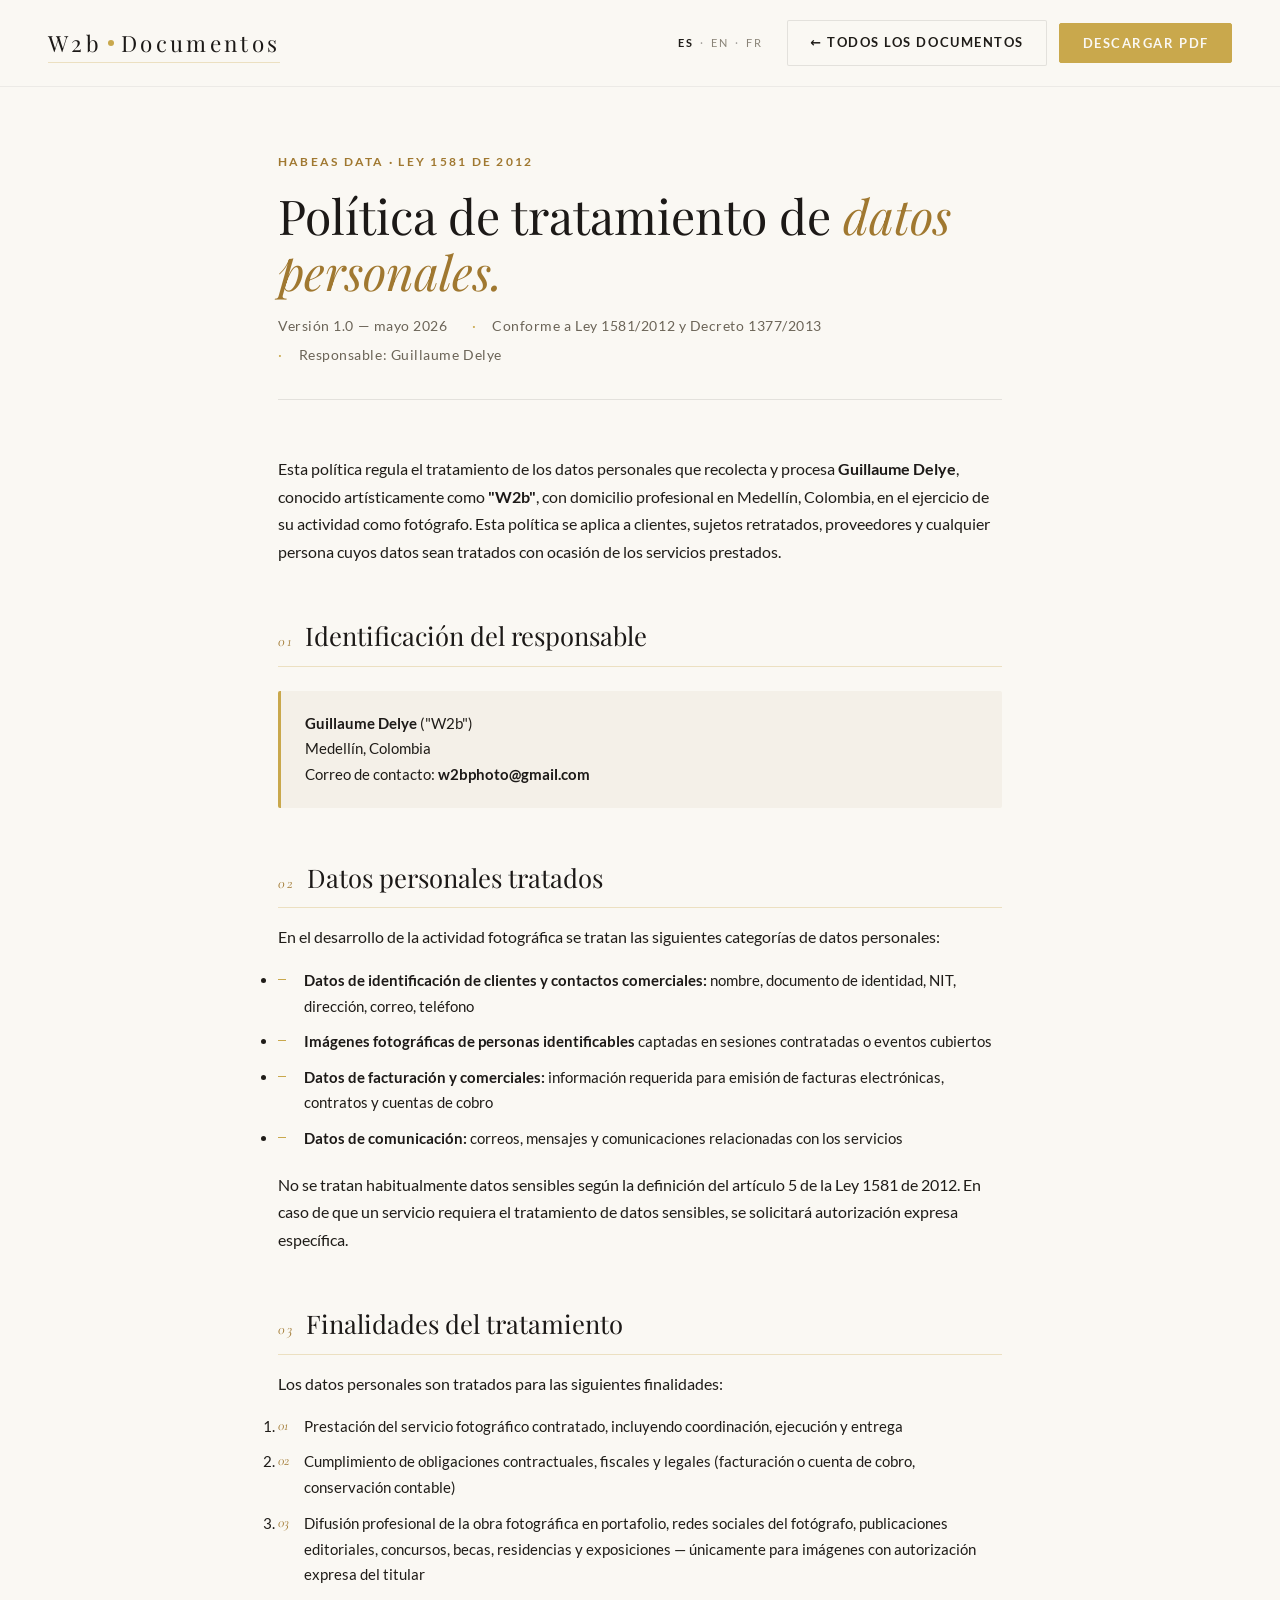
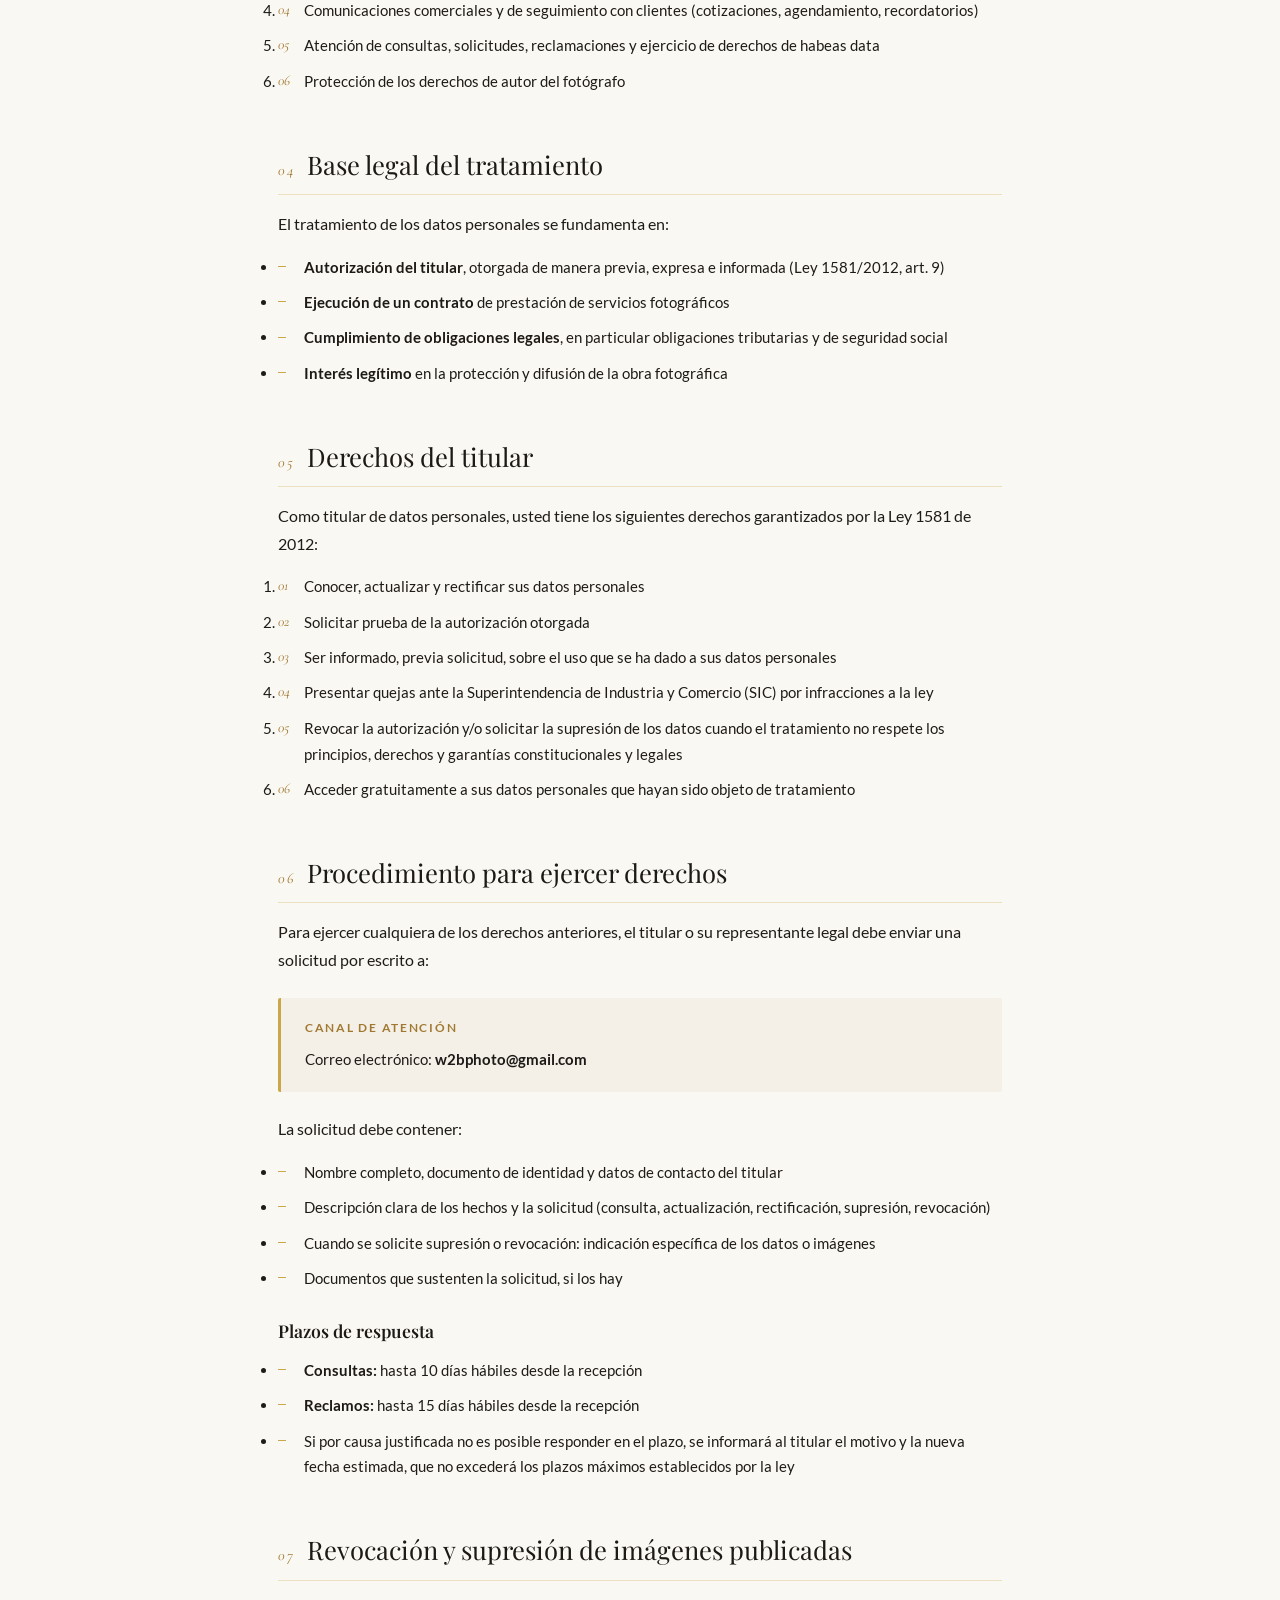
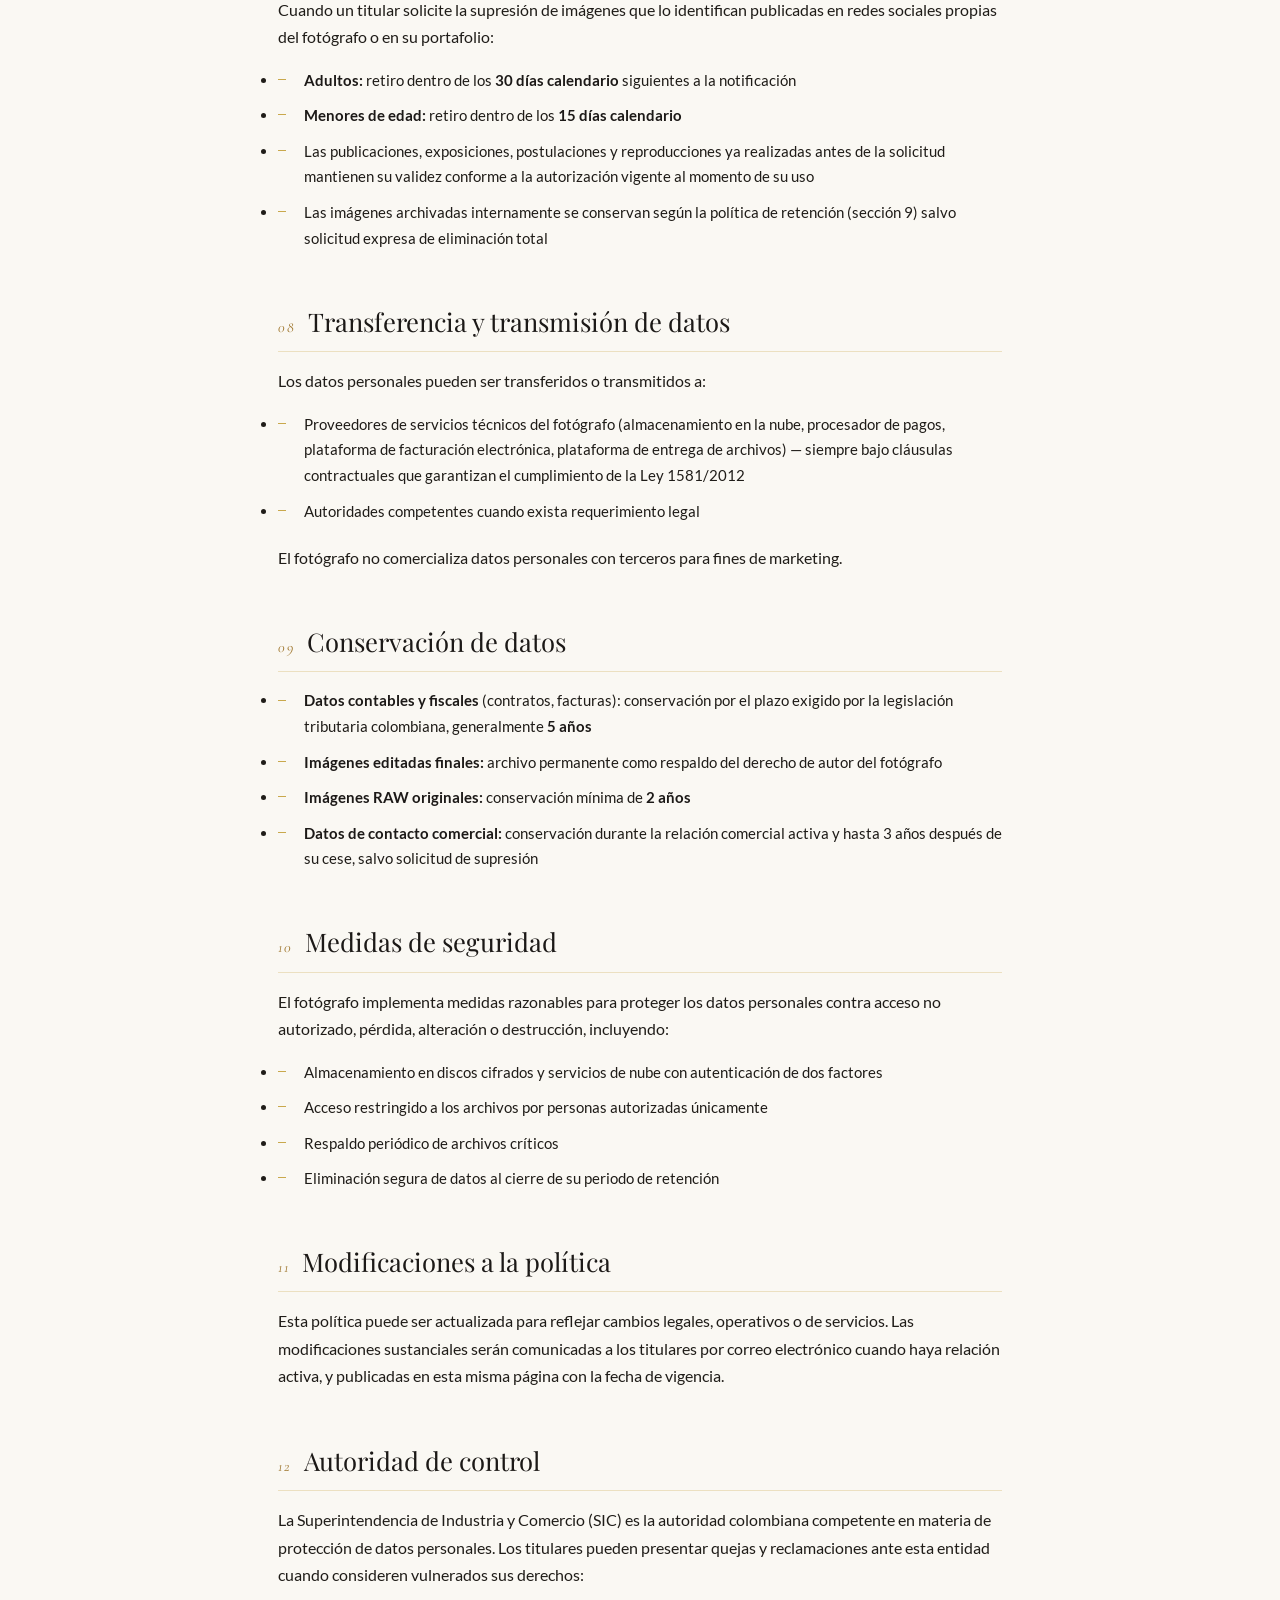
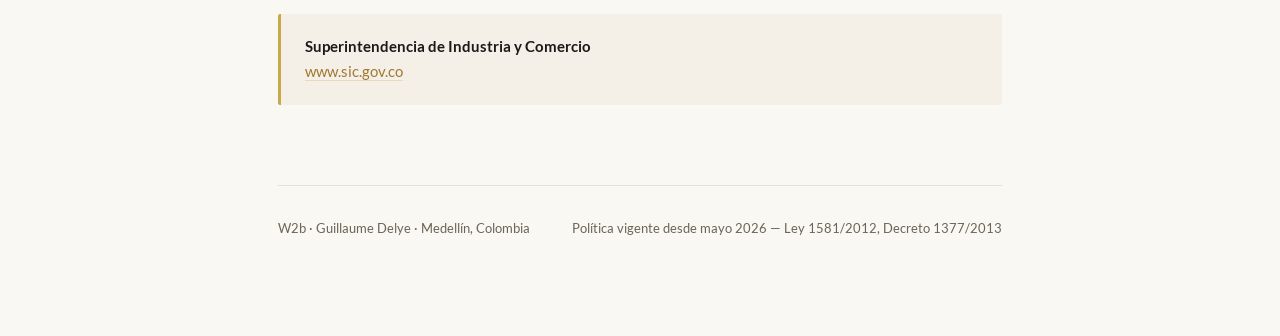
<file: documents/privacy.html>
<!DOCTYPE html>
<html lang="es">
<head>
  <meta charset="UTF-8">
  <meta name="viewport" content="width=device-width, initial-scale=1.0">
  <link rel="icon" type="image/svg+xml" href="/w2b-pro/favicon.svg">
  <link rel="alternate icon" href="/w2b-pro/favicon-32.png" sizes="32x32">
  <link rel="apple-touch-icon" href="/w2b-pro/apple-touch-icon.png">
  <title>Política de tratamiento de datos personales — W2b · Guillaume Delye</title>
  <meta name="description" content="Política de tratamiento de datos personales conforme a la Ley 1581 de 2012 — Habeas Data Colombia.">
  <link rel="stylesheet" href="../css/documents.css">
  <link rel="canonical" href="https://w2bphotography.com/w2b-pro/documents/privacy.html">
  <style>
    [data-doclang]{display:none}
    [data-doclang].on{display:block}
    .doc-lang{display:inline-flex;gap:4px;align-items:center;font-size:11px;letter-spacing:.12em;margin-right:10px}
    .doc-lang button{background:none;border:0;font:inherit;letter-spacing:.12em;cursor:pointer;color:#8a8478;padding:4px 3px}
    .doc-lang button.active{color:#1F1C18;font-weight:600}
    .doc-lang button:hover,.doc-lang button:focus-visible{color:#C9A84C}
    .doc-lang .sep{opacity:.4}
    @media print{[data-doclang]{display:none}[data-doclang].on{display:block}.no-print{display:none!important}}
  </style>
</head>
<body>

  <header class="doc-topbar no-print">
    <a href="index.html" class="doc-topbar-brand">W2b<span class="dot"></span>Documentos</a>
    <div class="doc-topbar-actions">
      <nav class="doc-lang" role="group" aria-label="Language / Idioma / Langue">
        <button data-lang="es" aria-pressed="true">ES</button><span class="sep" aria-hidden="true">·</span><button data-lang="en" aria-pressed="false">EN</button><span class="sep" aria-hidden="true">·</span><button data-lang="fr" aria-pressed="false">FR</button>
      </nav>
      <a href="index.html" class="btn-doc ghost">← Todos los documentos</a>
      <button class="btn-doc primary" onclick="window.print()">Descargar PDF</button>
    </div>
  </header>

  <main class="doc-page">

  <!-- ES -->
  <div data-doclang="es">

    <header class="doc-header">
      <p class="doc-eyebrow">Habeas Data · Ley 1581 de 2012</p>
      <h1 class="doc-title">Política de tratamiento de <em>datos personales.</em></h1>
      <div class="doc-meta">
        <span>Versión 1.0 — mayo 2026</span>
        <span>Conforme a Ley 1581/2012 y Decreto 1377/2013</span>
        <span>Responsable: Guillaume Delye</span>
      </div>
    </header>

    <section class="doc-section">
      <p>Esta política regula el tratamiento de los datos personales que recolecta y procesa <strong>Guillaume Delye</strong>, conocido artísticamente como <strong>"W2b"</strong>, con domicilio profesional en Medellín, Colombia, en el ejercicio de su actividad como fotógrafo. Esta política se aplica a clientes, sujetos retratados, proveedores y cualquier persona cuyos datos sean tratados con ocasión de los servicios prestados.</p>
    </section>

    <section class="doc-section">
      <h2><span class="num">01</span>Identificación del responsable</h2>
      <div class="callout">
        <p><strong>Guillaume Delye</strong> ("W2b")<br>
        Medellín, Colombia<br>
        Correo de contacto: <strong>w2bphoto@gmail.com</strong></p>
      </div>
    </section>

    <section class="doc-section">
      <h2><span class="num">02</span>Datos personales tratados</h2>
      <p>En el desarrollo de la actividad fotográfica se tratan las siguientes categorías de datos personales:</p>
      <ul>
        <li><strong>Datos de identificación de clientes y contactos comerciales:</strong> nombre, documento de identidad, NIT, dirección, correo, teléfono</li>
        <li><strong>Imágenes fotográficas de personas identificables</strong> captadas en sesiones contratadas o eventos cubiertos</li>
        <li><strong>Datos de facturación y comerciales:</strong> información requerida para emisión de facturas electrónicas, contratos y cuentas de cobro</li>
        <li><strong>Datos de comunicación:</strong> correos, mensajes y comunicaciones relacionadas con los servicios</li>
      </ul>
      <p>No se tratan habitualmente datos sensibles según la definición del artículo 5 de la Ley 1581 de 2012. En caso de que un servicio requiera el tratamiento de datos sensibles, se solicitará autorización expresa específica.</p>
    </section>

    <section class="doc-section">
      <h2><span class="num">03</span>Finalidades del tratamiento</h2>
      <p>Los datos personales son tratados para las siguientes finalidades:</p>
      <ol>
        <li>Prestación del servicio fotográfico contratado, incluyendo coordinación, ejecución y entrega</li>
        <li>Cumplimiento de obligaciones contractuales, fiscales y legales (facturación o cuenta de cobro, conservación contable)</li>
        <li>Difusión profesional de la obra fotográfica en portafolio, redes sociales del fotógrafo, publicaciones editoriales, concursos, becas, residencias y exposiciones — únicamente para imágenes con autorización expresa del titular</li>
        <li>Comunicaciones comerciales y de seguimiento con clientes (cotizaciones, agendamiento, recordatorios)</li>
        <li>Atención de consultas, solicitudes, reclamaciones y ejercicio de derechos de habeas data</li>
        <li>Protección de los derechos de autor del fotógrafo</li>
      </ol>
    </section>

    <section class="doc-section">
      <h2><span class="num">04</span>Base legal del tratamiento</h2>
      <p>El tratamiento de los datos personales se fundamenta en:</p>
      <ul>
        <li><strong>Autorización del titular</strong>, otorgada de manera previa, expresa e informada (Ley 1581/2012, art. 9)</li>
        <li><strong>Ejecución de un contrato</strong> de prestación de servicios fotográficos</li>
        <li><strong>Cumplimiento de obligaciones legales</strong>, en particular obligaciones tributarias y de seguridad social</li>
        <li><strong>Interés legítimo</strong> en la protección y difusión de la obra fotográfica</li>
      </ul>
    </section>

    <section class="doc-section">
      <h2><span class="num">05</span>Derechos del titular</h2>
      <p>Como titular de datos personales, usted tiene los siguientes derechos garantizados por la Ley 1581 de 2012:</p>
      <ol>
        <li>Conocer, actualizar y rectificar sus datos personales</li>
        <li>Solicitar prueba de la autorización otorgada</li>
        <li>Ser informado, previa solicitud, sobre el uso que se ha dado a sus datos personales</li>
        <li>Presentar quejas ante la Superintendencia de Industria y Comercio (SIC) por infracciones a la ley</li>
        <li>Revocar la autorización y/o solicitar la supresión de los datos cuando el tratamiento no respete los principios, derechos y garantías constitucionales y legales</li>
        <li>Acceder gratuitamente a sus datos personales que hayan sido objeto de tratamiento</li>
      </ol>
    </section>

    <section class="doc-section">
      <h2><span class="num">06</span>Procedimiento para ejercer derechos</h2>
      <p>Para ejercer cualquiera de los derechos anteriores, el titular o su representante legal debe enviar una solicitud por escrito a:</p>

      <div class="callout">
        <p class="callout-label">Canal de atención</p>
        <p>Correo electrónico: <strong>w2bphoto@gmail.com</strong></p>
      </div>

      <p>La solicitud debe contener:</p>
      <ul>
        <li>Nombre completo, documento de identidad y datos de contacto del titular</li>
        <li>Descripción clara de los hechos y la solicitud (consulta, actualización, rectificación, supresión, revocación)</li>
        <li>Cuando se solicite supresión o revocación: indicación específica de los datos o imágenes</li>
        <li>Documentos que sustenten la solicitud, si los hay</li>
      </ul>

      <h3>Plazos de respuesta</h3>
      <ul>
        <li><strong>Consultas:</strong> hasta 10 días hábiles desde la recepción</li>
        <li><strong>Reclamos:</strong> hasta 15 días hábiles desde la recepción</li>
        <li>Si por causa justificada no es posible responder en el plazo, se informará al titular el motivo y la nueva fecha estimada, que no excederá los plazos máximos establecidos por la ley</li>
      </ul>
    </section>

    <section class="doc-section">
      <h2><span class="num">07</span>Revocación y supresión de imágenes publicadas</h2>
      <p>Cuando un titular solicite la supresión de imágenes que lo identifican publicadas en redes sociales propias del fotógrafo o en su portafolio:</p>
      <ul>
        <li><strong>Adultos:</strong> retiro dentro de los <strong>30 días calendario</strong> siguientes a la notificación</li>
        <li><strong>Menores de edad:</strong> retiro dentro de los <strong>15 días calendario</strong></li>
        <li>Las publicaciones, exposiciones, postulaciones y reproducciones ya realizadas antes de la solicitud mantienen su validez conforme a la autorización vigente al momento de su uso</li>
        <li>Las imágenes archivadas internamente se conservan según la política de retención (sección 9) salvo solicitud expresa de eliminación total</li>
      </ul>
    </section>

    <section class="doc-section">
      <h2><span class="num">08</span>Transferencia y transmisión de datos</h2>
      <p>Los datos personales pueden ser transferidos o transmitidos a:</p>
      <ul>
        <li>Proveedores de servicios técnicos del fotógrafo (almacenamiento en la nube, procesador de pagos, plataforma de facturación electrónica, plataforma de entrega de archivos) — siempre bajo cláusulas contractuales que garantizan el cumplimiento de la Ley 1581/2012</li>
        <li>Autoridades competentes cuando exista requerimiento legal</li>
      </ul>
      <p>El fotógrafo no comercializa datos personales con terceros para fines de marketing.</p>
    </section>

    <section class="doc-section">
      <h2><span class="num">09</span>Conservación de datos</h2>
      <ul>
        <li><strong>Datos contables y fiscales</strong> (contratos, facturas): conservación por el plazo exigido por la legislación tributaria colombiana, generalmente <strong>5 años</strong></li>
        <li><strong>Imágenes editadas finales:</strong> archivo permanente como respaldo del derecho de autor del fotógrafo</li>
        <li><strong>Imágenes RAW originales:</strong> conservación mínima de <strong>2 años</strong></li>
        <li><strong>Datos de contacto comercial:</strong> conservación durante la relación comercial activa y hasta 3 años después de su cese, salvo solicitud de supresión</li>
      </ul>
    </section>

    <section class="doc-section">
      <h2><span class="num">10</span>Medidas de seguridad</h2>
      <p>El fotógrafo implementa medidas razonables para proteger los datos personales contra acceso no autorizado, pérdida, alteración o destrucción, incluyendo:</p>
      <ul>
        <li>Almacenamiento en discos cifrados y servicios de nube con autenticación de dos factores</li>
        <li>Acceso restringido a los archivos por personas autorizadas únicamente</li>
        <li>Respaldo periódico de archivos críticos</li>
        <li>Eliminación segura de datos al cierre de su periodo de retención</li>
      </ul>
    </section>

    <section class="doc-section">
      <h2><span class="num">11</span>Modificaciones a la política</h2>
      <p>Esta política puede ser actualizada para reflejar cambios legales, operativos o de servicios. Las modificaciones sustanciales serán comunicadas a los titulares por correo electrónico cuando haya relación activa, y publicadas en esta misma página con la fecha de vigencia.</p>
    </section>

    <section class="doc-section">
      <h2><span class="num">12</span>Autoridad de control</h2>
      <p>La Superintendencia de Industria y Comercio (SIC) es la autoridad colombiana competente en materia de protección de datos personales. Los titulares pueden presentar quejas y reclamaciones ante esta entidad cuando consideren vulnerados sus derechos:</p>
      <div class="callout">
        <p><strong>Superintendencia de Industria y Comercio</strong><br>
        <a href="https://www.sic.gov.co" target="_blank" rel="noopener">www.sic.gov.co</a></p>
      </div>
    </section>

    <footer class="doc-footer">
      <span>W2b · Guillaume Delye · Medellín, Colombia</span>
      <span>Política vigente desde mayo 2026 — Ley 1581/2012, Decreto 1377/2013</span>
    </footer>

  </div>

  <!-- EN -->
  <div data-doclang="en">

    <header class="doc-header">
      <p class="doc-eyebrow">Habeas Data · Law 1581 of 2012</p>
      <h1 class="doc-title">Personal data <em>processing policy.</em></h1>
      <div class="doc-meta">
        <span>Version 1.0 — May 2026</span>
        <span>In compliance with Law 1581/2012 and Decree 1377/2013</span>
        <span>Data controller: Guillaume Delye</span>
      </div>
    </header>

    <section class="doc-section">
      <p>This policy governs the processing of personal data collected and processed by <strong>Guillaume Delye</strong>, known professionally as <strong>"W2b"</strong>, with professional domicile in Medellín, Colombia, in the course of his activity as a photographer. This policy applies to clients, photographed subjects, suppliers and any person whose data is processed in connection with the services provided.</p>
    </section>

    <section class="doc-section">
      <h2><span class="num">01</span>Identification of the data controller</h2>
      <div class="callout">
        <p><strong>Guillaume Delye</strong> ("W2b")<br>
        Medellín, Colombia<br>
        Contact email: <strong>w2bphoto@gmail.com</strong></p>
      </div>
    </section>

    <section class="doc-section">
      <h2><span class="num">02</span>Personal data processed</h2>
      <p>In the course of the photographic activity, the following categories of personal data are processed:</p>
      <ul>
        <li><strong>Identification data of clients and business contacts:</strong> name, identity document, tax ID (NIT), address, email, phone</li>
        <li><strong>Photographic images of identifiable persons</strong> captured during contracted sessions or covered events</li>
        <li><strong>Billing and business data:</strong> information required to issue electronic invoices, contracts and payment requests (cuentas de cobro)</li>
        <li><strong>Communication data:</strong> emails, messages and communications related to the services</li>
      </ul>
      <p>Sensitive data as defined in article 5 of Law 1581 of 2012 is not habitually processed. Should a service require the processing of sensitive data, specific express authorization will be requested.</p>
    </section>

    <section class="doc-section">
      <h2><span class="num">03</span>Purposes of processing</h2>
      <p>Personal data is processed for the following purposes:</p>
      <ol>
        <li>Provision of the contracted photographic service, including coordination, execution and delivery</li>
        <li>Compliance with contractual, tax and legal obligations (invoicing or payment requests (cuentas de cobro), accounting retention)</li>
        <li>Professional dissemination of the photographic work in portfolio, the photographer's social media, editorial publications, contests, grants, residencies and exhibitions — only for images with the express authorization of the data subject</li>
        <li>Commercial and follow-up communications with clients (quotes, scheduling, reminders)</li>
        <li>Handling of inquiries, requests, claims and the exercise of habeas data rights</li>
        <li>Protection of the photographer's copyright</li>
      </ol>
    </section>

    <section class="doc-section">
      <h2><span class="num">04</span>Legal basis for processing</h2>
      <p>The processing of personal data is based on:</p>
      <ul>
        <li><strong>Authorization of the data subject</strong>, granted in advance, expressly and with full information (Law 1581/2012, art. 9)</li>
        <li><strong>Performance of a contract</strong> for the provision of photographic services</li>
        <li><strong>Compliance with legal obligations</strong>, in particular tax and social security obligations</li>
        <li><strong>Legitimate interest</strong> in the protection and dissemination of the photographic work</li>
      </ul>
    </section>

    <section class="doc-section">
      <h2><span class="num">05</span>Rights of the data subject</h2>
      <p>As a data subject, you have the following rights guaranteed by Law 1581 of 2012:</p>
      <ol>
        <li>Know, update and rectify your personal data</li>
        <li>Request proof of the authorization granted</li>
        <li>Be informed, upon request, of the use given to your personal data</li>
        <li>File complaints with the Superintendence of Industry and Commerce (SIC) for violations of the law</li>
        <li>Revoke the authorization and/or request deletion of the data when the processing fails to respect constitutional and legal principles, rights and guarantees</li>
        <li>Access, free of charge, your personal data that has been processed</li>
      </ol>
    </section>

    <section class="doc-section">
      <h2><span class="num">06</span>Procedure to exercise rights</h2>
      <p>To exercise any of the above rights, the data subject or their legal representative must send a written request to:</p>

      <div class="callout">
        <p class="callout-label">Contact channel</p>
        <p>Email: <strong>w2bphoto@gmail.com</strong></p>
      </div>

      <p>The request must contain:</p>
      <ul>
        <li>Full name, identity document and contact details of the data subject</li>
        <li>Clear description of the facts and the request (inquiry, update, rectification, deletion, revocation)</li>
        <li>When requesting deletion or revocation: specific indication of the data or images</li>
        <li>Supporting documents, if any</li>
      </ul>

      <h3>Response timeframes</h3>
      <ul>
        <li><strong>Inquiries:</strong> up to 10 business days from receipt</li>
        <li><strong>Claims:</strong> up to 15 business days from receipt</li>
        <li>If, for a justified reason, it is not possible to respond within the timeframe, the data subject will be informed of the reason and the new estimated date, which will not exceed the maximum timeframes established by law</li>
      </ul>
    </section>

    <section class="doc-section">
      <h2><span class="num">07</span>Revocation and removal of published images</h2>
      <p>When a data subject requests the removal of images identifying them published on the photographer's own social media or in his portfolio:</p>
      <ul>
        <li><strong>Adults:</strong> removal within <strong>30 calendar days</strong> following notification</li>
        <li><strong>Minors:</strong> removal within <strong>15 calendar days</strong></li>
        <li>Publications, exhibitions, submissions and reproductions already made prior to the request remain valid under the authorization in force at the time of their use</li>
        <li>Images archived internally are retained according to the retention policy (section 9) unless expressly requested to be deleted entirely</li>
      </ul>
    </section>

    <section class="doc-section">
      <h2><span class="num">08</span>Transfer and transmission of data</h2>
      <p>Personal data may be transferred or transmitted to:</p>
      <ul>
        <li>The photographer's technical service providers (cloud storage, payment processor, electronic invoicing platform, file delivery platform) — always under contractual clauses guaranteeing compliance with Law 1581/2012</li>
        <li>Competent authorities where there is a legal requirement</li>
      </ul>
      <p>The photographer does not sell personal data to third parties for marketing purposes.</p>
    </section>

    <section class="doc-section">
      <h2><span class="num">09</span>Data retention</h2>
      <ul>
        <li><strong>Accounting and tax data</strong> (contracts, invoices): retained for the period required by Colombian tax legislation, generally <strong>5 years</strong></li>
        <li><strong>Final edited images:</strong> permanent archive as a record of the photographer's copyright</li>
        <li><strong>Original RAW images:</strong> minimum retention of <strong>2 years</strong></li>
        <li><strong>Business contact data:</strong> retained for the duration of the active business relationship and up to 3 years after its termination, unless deletion is requested</li>
      </ul>
    </section>

    <section class="doc-section">
      <h2><span class="num">10</span>Security measures</h2>
      <p>The photographer implements reasonable measures to protect personal data against unauthorized access, loss, alteration or destruction, including:</p>
      <ul>
        <li>Storage on encrypted drives and cloud services with two-factor authentication</li>
        <li>Access to files restricted to authorized persons only</li>
        <li>Periodic backup of critical files</li>
        <li>Secure deletion of data at the end of its retention period</li>
      </ul>
    </section>

    <section class="doc-section">
      <h2><span class="num">11</span>Modifications to the policy</h2>
      <p>This policy may be updated to reflect legal, operational or service changes. Substantial modifications will be communicated to data subjects by email where an active relationship exists, and published on this same page with the effective date.</p>
    </section>

    <section class="doc-section">
      <h2><span class="num">12</span>Supervisory authority</h2>
      <p>The Superintendence of Industry and Commerce (SIC) is the competent Colombian authority on personal data protection. Data subjects may file complaints and claims with this entity when they consider their rights to have been violated:</p>
      <div class="callout">
        <p><strong>Superintendencia de Industria y Comercio</strong><br>
        <a href="https://www.sic.gov.co" target="_blank" rel="noopener">www.sic.gov.co</a></p>
      </div>
    </section>

    <footer class="doc-footer">
      <span>W2b · Guillaume Delye · Medellín, Colombia</span>
      <span>Policy in force since May 2026 — Law 1581/2012, Decree 1377/2013. The Spanish version prevails in case of discrepancy.</span>
    </footer>

  </div>

  <!-- FR -->
  <div data-doclang="fr">

    <header class="doc-header">
      <p class="doc-eyebrow">Habeas Data · Loi 1581 de 2012</p>
      <h1 class="doc-title">Politique de traitement des <em>données personnelles.</em></h1>
      <div class="doc-meta">
        <span>Version 1.0 — mai 2026</span>
        <span>Conforme à la Loi 1581/2012 et au Décret 1377/2013</span>
        <span>Responsable du traitement : Guillaume Delye</span>
      </div>
    </header>

    <section class="doc-section">
      <p>Cette politique régit le traitement des données personnelles collectées et traitées par <strong>Guillaume Delye</strong>, connu artistiquement sous le nom de <strong>« W2b »</strong>, domicilié professionnellement à Medellín, Colombie, dans le cadre de son activité de photographe. Cette politique s'applique aux clients, aux personnes photographiées, aux fournisseurs et à toute personne dont les données sont traitées dans le cadre des services fournis.</p>
    </section>

    <section class="doc-section">
      <h2><span class="num">01</span>Identification du responsable du traitement</h2>
      <div class="callout">
        <p><strong>Guillaume Delye</strong> (« W2b »)<br>
        Medellín, Colombie<br>
        Courriel de contact : <strong>w2bphoto@gmail.com</strong></p>
      </div>
    </section>

    <section class="doc-section">
      <h2><span class="num">02</span>Données personnelles traitées</h2>
      <p>Dans le cadre de l'activité photographique, les catégories de données personnelles suivantes sont traitées :</p>
      <ul>
        <li><strong>Données d'identification des clients et contacts commerciaux :</strong> nom, pièce d'identité, NIT, adresse, courriel, téléphone</li>
        <li><strong>Images photographiques de personnes identifiables</strong> captées lors de séances commandées ou d'événements couverts</li>
        <li><strong>Données de facturation et commerciales :</strong> informations requises pour l'émission de factures électroniques, contrats et demandes de paiement (cuentas de cobro)</li>
        <li><strong>Données de communication :</strong> courriels, messages et communications relatives aux services</li>
      </ul>
      <p>Les données sensibles au sens de l'article 5 de la Loi 1581 de 2012 ne sont habituellement pas traitées. Si un service venait à requérir le traitement de données sensibles, une autorisation expresse spécifique serait demandée.</p>
    </section>

    <section class="doc-section">
      <h2><span class="num">03</span>Finalités du traitement</h2>
      <p>Les données personnelles sont traitées aux fins suivantes :</p>
      <ol>
        <li>Prestation du service photographique commandé, y compris la coordination, l'exécution et la livraison</li>
        <li>Respect des obligations contractuelles, fiscales et légales (facturation ou demande de paiement (cuenta de cobro), conservation comptable)</li>
        <li>Diffusion professionnelle de l'œuvre photographique dans le portfolio, les réseaux sociaux du photographe, les publications éditoriales, concours, bourses, résidences et expositions — uniquement pour les images ayant fait l'objet d'une autorisation expresse du titulaire</li>
        <li>Communications commerciales et de suivi avec les clients (devis, prise de rendez-vous, rappels)</li>
        <li>Traitement des demandes, requêtes, réclamations et exercice des droits habeas data</li>
        <li>Protection des droits d'auteur du photographe</li>
      </ol>
    </section>

    <section class="doc-section">
      <h2><span class="num">04</span>Fondement juridique du traitement</h2>
      <p>Le traitement des données personnelles repose sur :</p>
      <ul>
        <li><strong>L'autorisation du titulaire</strong>, accordée au préalable, de façon expresse et informée (Loi 1581/2012, art. 9)</li>
        <li><strong>L'exécution d'un contrat</strong> de prestation de services photographiques</li>
        <li><strong>Le respect des obligations légales</strong>, notamment les obligations fiscales et de sécurité sociale</li>
        <li><strong>L'intérêt légitime</strong> à la protection et à la diffusion de l'œuvre photographique</li>
      </ul>
    </section>

    <section class="doc-section">
      <h2><span class="num">05</span>Droits du titulaire</h2>
      <p>En tant que titulaire de données personnelles, vous disposez des droits suivants garantis par la Loi 1581 de 2012 :</p>
      <ol>
        <li>Connaître, mettre à jour et rectifier vos données personnelles</li>
        <li>Demander la preuve de l'autorisation accordée</li>
        <li>Être informé, sur demande préalable, de l'usage fait de vos données personnelles</li>
        <li>Déposer une plainte auprès de la Superintendencia de Industria y Comercio (SIC) pour infraction à la loi</li>
        <li>Révoquer l'autorisation et/ou demander la suppression des données lorsque le traitement ne respecte pas les principes, droits et garanties constitutionnels et légaux</li>
        <li>Accéder gratuitement à vos données personnelles ayant fait l'objet d'un traitement</li>
      </ol>
    </section>

    <section class="doc-section">
      <h2><span class="num">06</span>Procédure d'exercice des droits</h2>
      <p>Pour exercer l'un des droits ci-dessus, le titulaire ou son représentant légal doit envoyer une demande écrite à :</p>

      <div class="callout">
        <p class="callout-label">Canal de contact</p>
        <p>Courriel : <strong>w2bphoto@gmail.com</strong></p>
      </div>

      <p>La demande doit contenir :</p>
      <ul>
        <li>Nom complet, pièce d'identité et coordonnées du titulaire</li>
        <li>Description claire des faits et de la demande (consultation, mise à jour, rectification, suppression, révocation)</li>
        <li>En cas de demande de suppression ou de révocation : indication précise des données ou images concernées</li>
        <li>Documents justificatifs, le cas échéant</li>
      </ul>

      <h3>Délais de réponse</h3>
      <ul>
        <li><strong>Consultations :</strong> jusqu'à 10 jours ouvrés à compter de la réception</li>
        <li><strong>Réclamations :</strong> jusqu'à 15 jours ouvrés à compter de la réception</li>
        <li>Si, pour un motif justifié, il n'est pas possible de répondre dans le délai, le titulaire sera informé du motif et de la nouvelle date estimée, qui ne dépassera pas les délais maximums fixés par la loi</li>
      </ul>
    </section>

    <section class="doc-section">
      <h2><span class="num">07</span>Révocation et suppression des images publiées</h2>
      <p>Lorsqu'un titulaire demande la suppression d'images l'identifiant, publiées sur les réseaux sociaux propres du photographe ou dans son portfolio :</p>
      <ul>
        <li><strong>Adultes :</strong> retrait dans un délai de <strong>30 jours calendaires</strong> suivant la notification</li>
        <li><strong>Mineurs :</strong> retrait dans un délai de <strong>15 jours calendaires</strong></li>
        <li>Les publications, expositions, candidatures et reproductions déjà réalisées avant la demande conservent leur validité conformément à l'autorisation en vigueur au moment de leur usage</li>
        <li>Les images archivées en interne sont conservées selon la politique de conservation (section 9), sauf demande expresse de suppression totale</li>
      </ul>
    </section>

    <section class="doc-section">
      <h2><span class="num">08</span>Transfert et transmission des données</h2>
      <p>Les données personnelles peuvent être transférées ou transmises à :</p>
      <ul>
        <li>Aux prestataires de services techniques du photographe (stockage en nuage, prestataire de paiement, plateforme de facturation électronique, plateforme de livraison de fichiers) — toujours sous clauses contractuelles garantissant le respect de la Loi 1581/2012</li>
        <li>Aux autorités compétentes en cas d'exigence légale</li>
      </ul>
      <p>Le photographe ne commercialise pas les données personnelles auprès de tiers à des fins de marketing.</p>
    </section>

    <section class="doc-section">
      <h2><span class="num">09</span>Conservation des données</h2>
      <ul>
        <li><strong>Données comptables et fiscales</strong> (contrats, factures) : conservées pendant la durée exigée par la législation fiscale colombienne, généralement <strong>5 ans</strong></li>
        <li><strong>Images éditées finales :</strong> archivage permanent en tant que preuve des droits d'auteur du photographe</li>
        <li><strong>Images RAW originales :</strong> conservation minimale de <strong>2 ans</strong></li>
        <li><strong>Données de contact commercial :</strong> conservées pendant la durée de la relation commerciale active et jusqu'à 3 ans après sa cessation, sauf demande de suppression</li>
      </ul>
    </section>

    <section class="doc-section">
      <h2><span class="num">10</span>Mesures de sécurité</h2>
      <p>Le photographe met en œuvre des mesures raisonnables pour protéger les données personnelles contre tout accès non autorisé, perte, altération ou destruction, notamment :</p>
      <ul>
        <li>Stockage sur disques chiffrés et services en nuage avec authentification à deux facteurs</li>
        <li>Accès aux fichiers restreint aux seules personnes autorisées</li>
        <li>Sauvegarde périodique des fichiers critiques</li>
        <li>Suppression sécurisée des données à l'issue de leur période de conservation</li>
      </ul>
    </section>

    <section class="doc-section">
      <h2><span class="num">11</span>Modifications de la politique</h2>
      <p>Cette politique peut être mise à jour pour refléter des changements légaux, opérationnels ou de services. Les modifications substantielles seront communiquées aux titulaires par courriel lorsqu'une relation active existe, et publiées sur cette même page avec la date d'entrée en vigueur.</p>
    </section>

    <section class="doc-section">
      <h2><span class="num">12</span>Autorité de contrôle</h2>
      <p>La Superintendencia de Industria y Comercio (SIC) est l'autorité colombienne compétente en matière de protection des données personnelles. Les titulaires peuvent déposer des plaintes et réclamations auprès de cette entité lorsqu'ils estiment que leurs droits ont été violés :</p>
      <div class="callout">
        <p><strong>Superintendencia de Industria y Comercio</strong><br>
        <a href="https://www.sic.gov.co" target="_blank" rel="noopener">www.sic.gov.co</a></p>
      </div>
    </section>

    <footer class="doc-footer">
      <span>W2b · Guillaume Delye · Medellín, Colombia</span>
      <span>Politique en vigueur depuis mai 2026 — Loi 1581/2012, Décret 1377/2013. La version espagnole prévaut en cas de divergence.</span>
    </footer>

  </div>

  </main>

  <script>
  (function(){
    var LANGS=['es','en','fr'], btns=document.querySelectorAll('.doc-lang button');
    function apply(l){
      if(LANGS.indexOf(l)===-1) l='es';
      document.documentElement.lang=l;
      document.querySelectorAll('[data-doclang]').forEach(function(el){el.classList.toggle('on',el.getAttribute('data-doclang')===l);});
      btns.forEach(function(b){var on=b.getAttribute('data-lang')===l;b.classList.toggle('active',on);b.setAttribute('aria-pressed',on?'true':'false');});
      try{localStorage.setItem('w2b_lang',l);}catch(e){}
    }
    btns.forEach(function(b){b.addEventListener('click',function(){apply(b.getAttribute('data-lang'));});});
    var s;try{s=localStorage.getItem('w2b_lang');}catch(e){}
    apply(s||'es');
  })();
  </script>
</body>
</html>
</file>
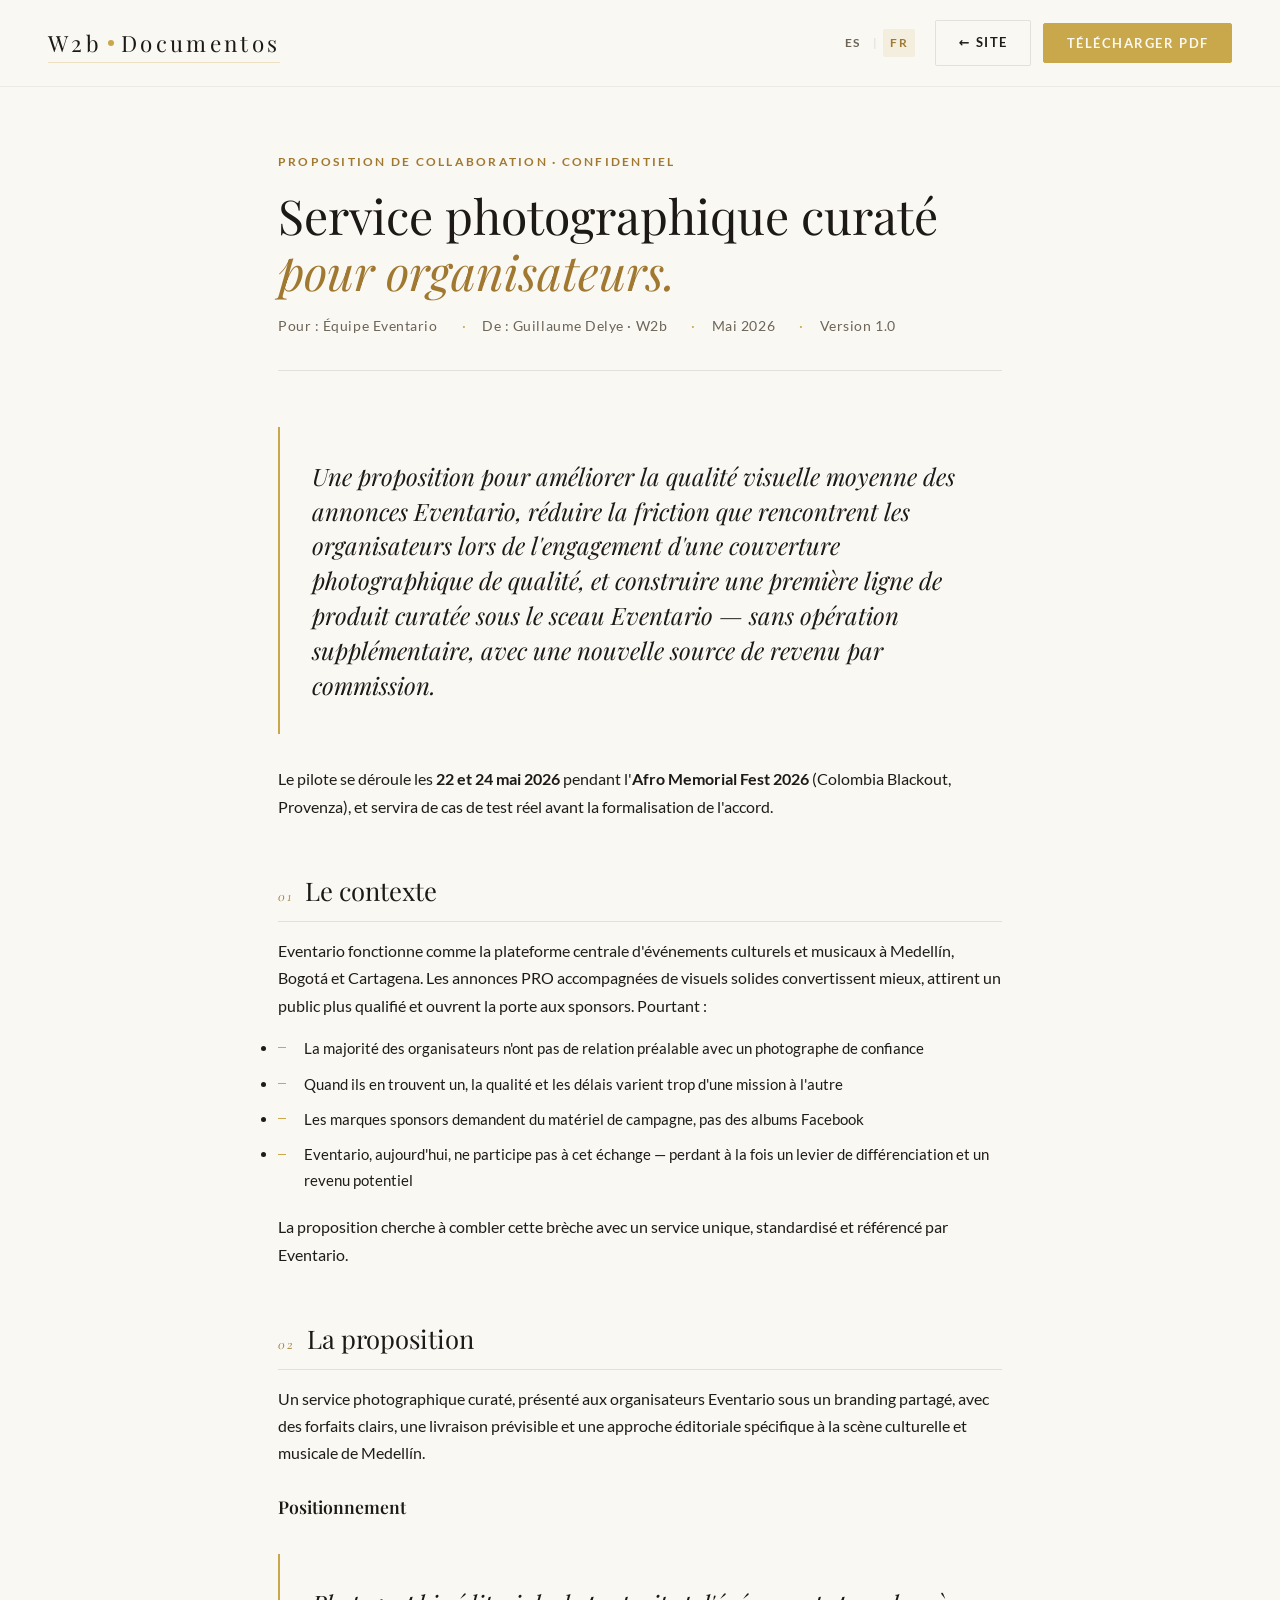
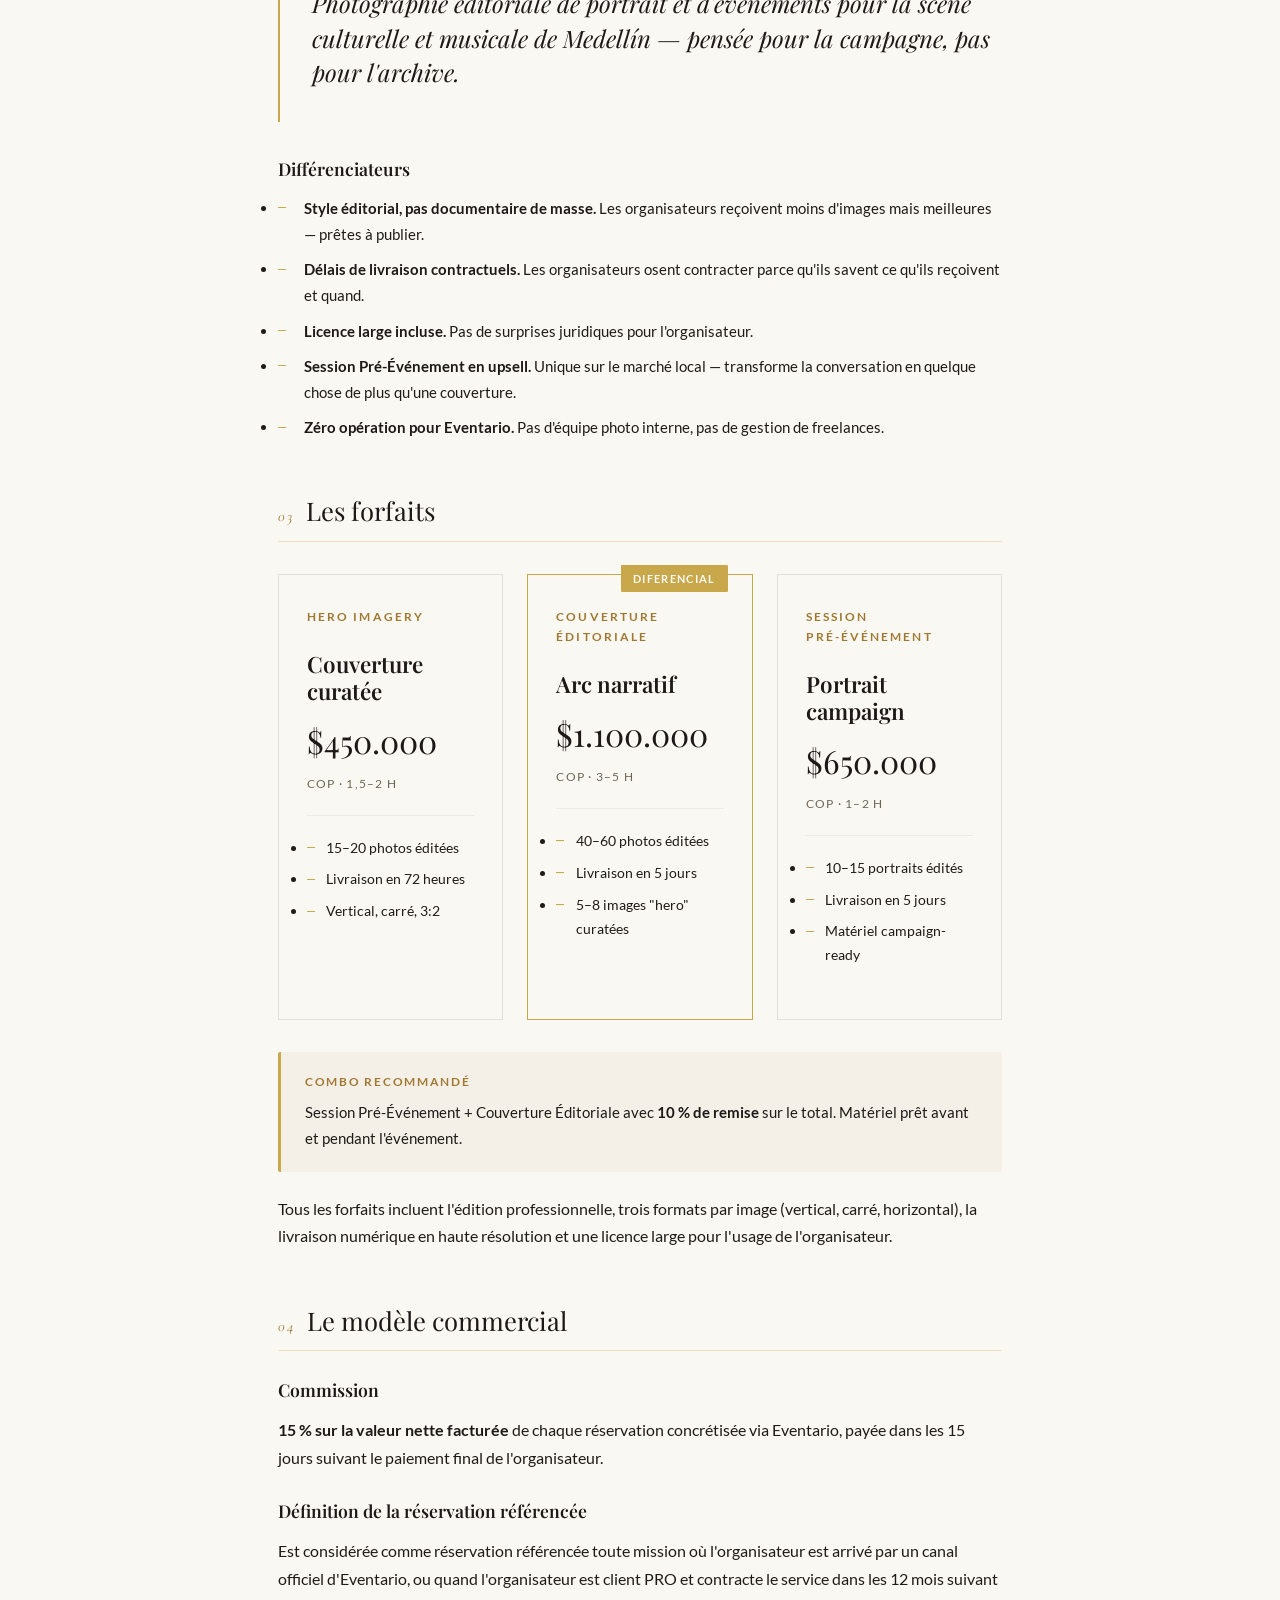
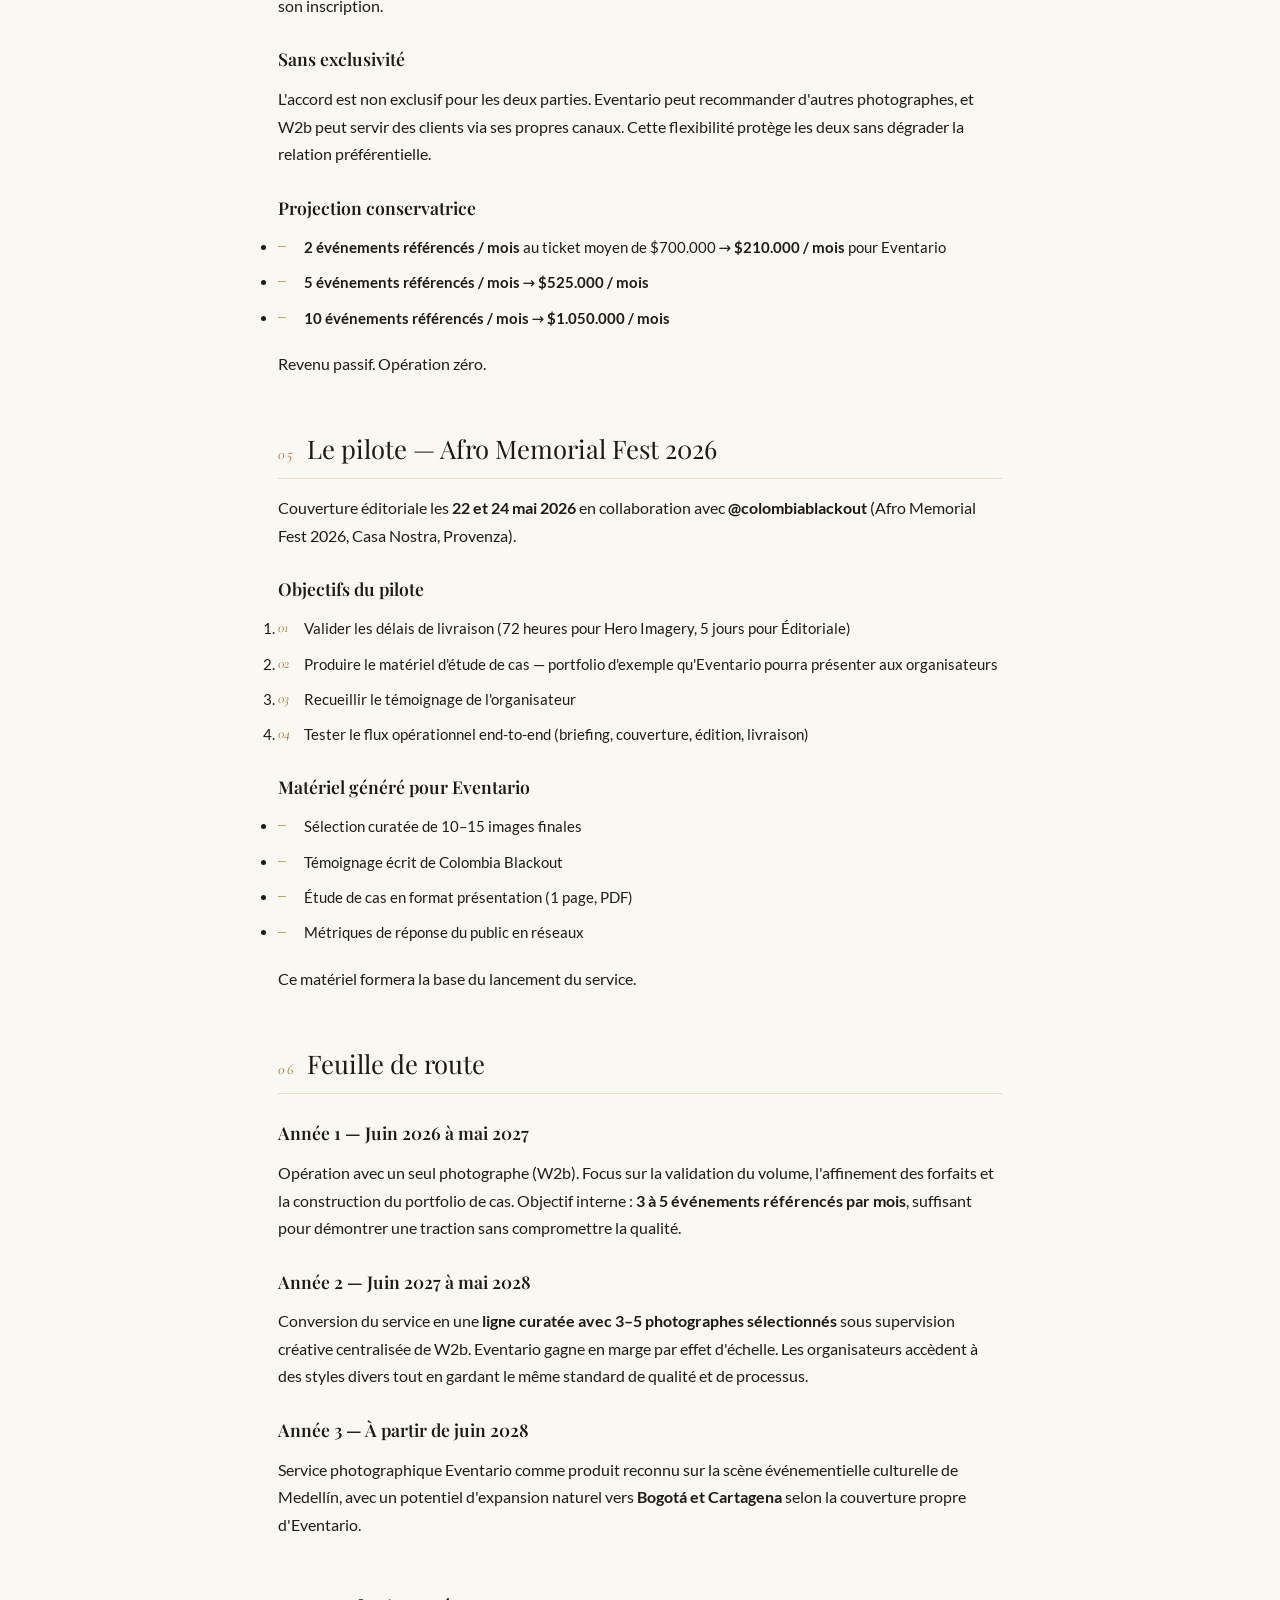
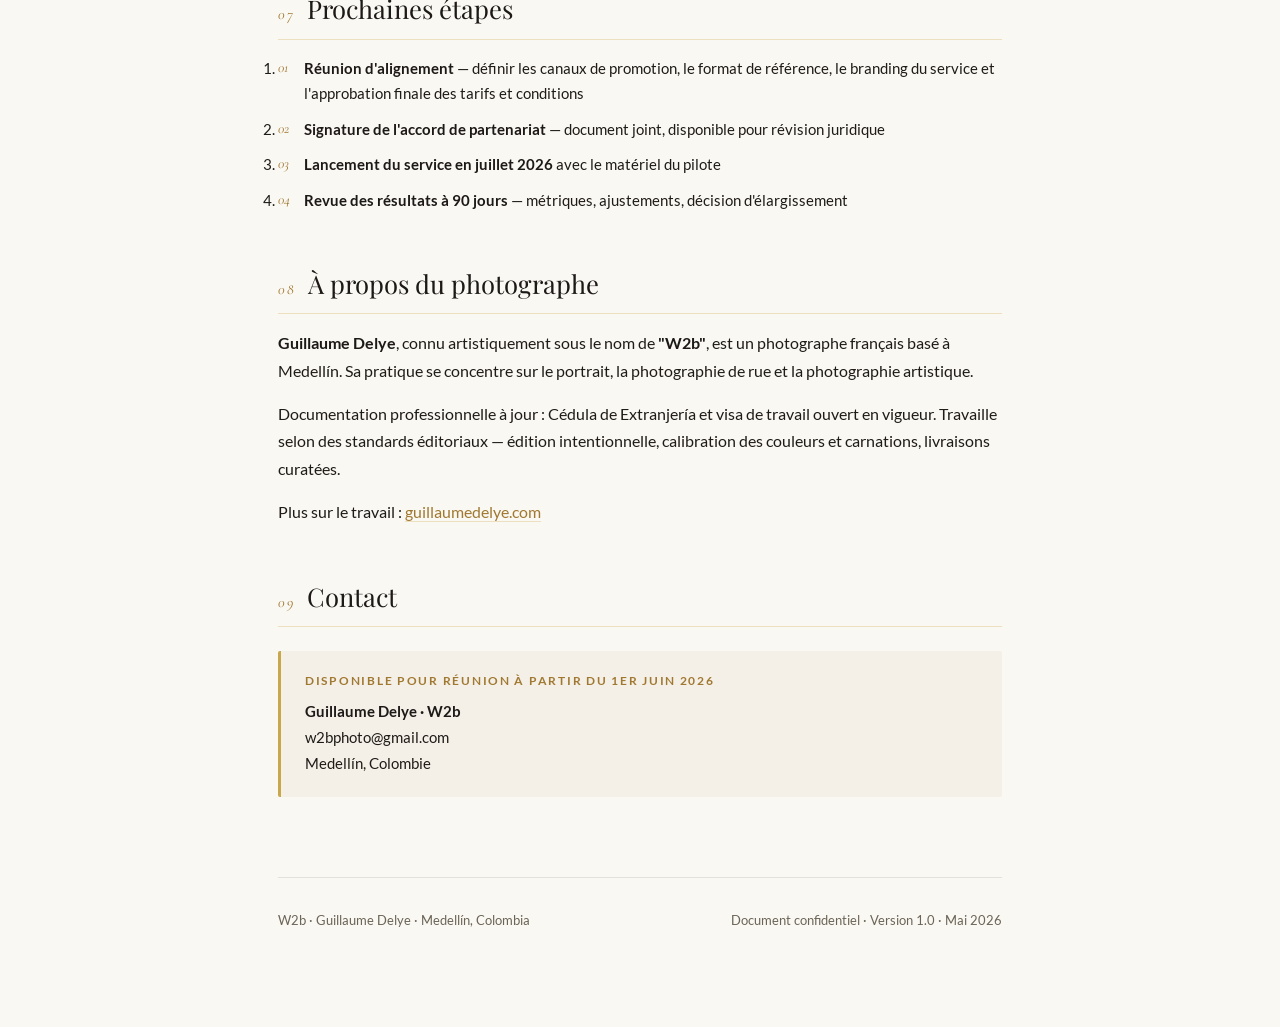
<file: documents/proposition-eventario.html>
<!DOCTYPE html>
<html lang="fr">
<head>
  <meta charset="UTF-8">
  <meta name="viewport" content="width=device-width, initial-scale=1.0">
  <link rel="icon" type="image/svg+xml" href="/w2b-pro/favicon.svg">
  <link rel="alternate icon" href="/w2b-pro/favicon-32.png" sizes="32x32">
  <link rel="apple-touch-icon" href="/w2b-pro/apple-touch-icon.png">
  <title>Proposition de collaboration — Eventario · W2b</title>
  <meta name="description" content="Proposition de service photographique curaté pour organisateurs Eventario — W2b Guillaume Delye, Medellín 2026.">
  <meta name="robots" content="noindex, nofollow">
  <link rel="stylesheet" href="../css/documents.css">
  <style>
    .doc-lang-switch {
      display: inline-flex;
      gap: 0.3rem;
      align-items: center;
      font-family: var(--font-body);
      font-size: 0.78rem;
      font-weight: 700;
      letter-spacing: 0.12em;
      text-transform: uppercase;
      margin-right: 0.5rem;
    }
    .doc-lang-switch a {
      color: var(--text-muted);
      border: none;
      padding: 0.2rem 0.45rem;
      border-radius: 2px;
      transition: color 0.2s, background 0.2s;
    }
    .doc-lang-switch a:hover { color: var(--gold-dark); background: var(--gold-light); }
    .doc-lang-switch a.active { color: var(--gold-dark); background: var(--gold-light); pointer-events: none; }
    .doc-lang-switch .sep { color: var(--border); }
  </style>
  <link rel="canonical" href="https://w2bphotography.com/w2b-pro/documents/proposition-eventario.html">
</head>
<body>

  <header class="doc-topbar no-print">
    <a href="index.html" class="doc-topbar-brand">W2b<span class="dot"></span>Documentos</a>
    <div class="doc-topbar-actions">
      <span class="doc-lang-switch">
        <a href="propuesta-eventario.html">ES</a>
        <span class="sep">|</span>
        <a class="active" aria-current="page">FR</a>
      </span>
      <a href="../index.html" class="btn-doc ghost">← Site</a>
      <button class="btn-doc primary" onclick="window.print()">Télécharger PDF</button>
    </div>
  </header>

  <main class="doc-page">

    <header class="doc-header">
      <p class="doc-eyebrow">Proposition de collaboration · Confidentiel</p>
      <h1 class="doc-title">Service photographique curaté <em>pour organisateurs.</em></h1>
      <div class="doc-meta">
        <span>Pour : Équipe Eventario</span>
        <span>De : Guillaume Delye · W2b</span>
        <span>Mai 2026</span>
        <span>Version 1.0</span>
      </div>
    </header>

    <section class="doc-section">
      <div class="doc-quote">
        Une proposition pour améliorer la qualité visuelle moyenne des annonces Eventario, réduire la friction que rencontrent les organisateurs lors de l'engagement d'une couverture photographique de qualité, et construire une première ligne de produit curatée sous le sceau Eventario — sans opération supplémentaire, avec une nouvelle source de revenu par commission.
      </div>

      <p>Le pilote se déroule les <strong>22 et 24 mai 2026</strong> pendant l'<strong>Afro Memorial Fest 2026</strong> (Colombia Blackout, Provenza), et servira de cas de test réel avant la formalisation de l'accord.</p>
    </section>

    <section class="doc-section">
      <h2><span class="num">01</span>Le contexte</h2>
      <p>Eventario fonctionne comme la plateforme centrale d'événements culturels et musicaux à Medellín, Bogotá et Cartagena. Les annonces PRO accompagnées de visuels solides convertissent mieux, attirent un public plus qualifié et ouvrent la porte aux sponsors. Pourtant :</p>
      <ul>
        <li>La majorité des organisateurs n'ont pas de relation préalable avec un photographe de confiance</li>
        <li>Quand ils en trouvent un, la qualité et les délais varient trop d'une mission à l'autre</li>
        <li>Les marques sponsors demandent du matériel de campagne, pas des albums Facebook</li>
        <li>Eventario, aujourd'hui, ne participe pas à cet échange — perdant à la fois un levier de différenciation et un revenu potentiel</li>
      </ul>
      <p>La proposition cherche à combler cette brèche avec un service unique, standardisé et référencé par Eventario.</p>
    </section>

    <section class="doc-section">
      <h2><span class="num">02</span>La proposition</h2>
      <p>Un service photographique curaté, présenté aux organisateurs Eventario sous un branding partagé, avec des forfaits clairs, une livraison prévisible et une approche éditoriale spécifique à la scène culturelle et musicale de Medellín.</p>

      <h3>Positionnement</h3>
      <div class="doc-quote">
        Photographie éditoriale de portrait et d'événements pour la scène culturelle et musicale de Medellín — pensée pour la campagne, pas pour l'archive.
      </div>

      <h3>Différenciateurs</h3>
      <ul>
        <li><strong>Style éditorial, pas documentaire de masse.</strong> Les organisateurs reçoivent moins d'images mais meilleures — prêtes à publier.</li>
        <li><strong>Délais de livraison contractuels.</strong> Les organisateurs osent contracter parce qu'ils savent ce qu'ils reçoivent et quand.</li>
        <li><strong>Licence large incluse.</strong> Pas de surprises juridiques pour l'organisateur.</li>
        <li><strong>Session Pré-Événement en upsell.</strong> Unique sur le marché local — transforme la conversation en quelque chose de plus qu'une couverture.</li>
        <li><strong>Zéro opération pour Eventario.</strong> Pas d'équipe photo interne, pas de gestion de freelances.</li>
      </ul>
    </section>

    <section class="doc-section">
      <h2><span class="num">03</span>Les forfaits</h2>

      <div class="tier-grid">
        <article class="tier-card">
          <p class="tier-eyebrow">Hero Imagery</p>
          <h3 class="tier-name">Couverture curatée</h3>
          <p class="tier-price">$450.000</p>
          <p class="tier-unit">COP · 1,5–2 h</p>
          <ul>
            <li>15–20 photos éditées</li>
            <li>Livraison en 72 heures</li>
            <li>Vertical, carré, 3:2</li>
          </ul>
        </article>

        <article class="tier-card featured">
          <p class="tier-eyebrow">Couverture Éditoriale</p>
          <h3 class="tier-name">Arc narratif</h3>
          <p class="tier-price">$1.100.000</p>
          <p class="tier-unit">COP · 3–5 h</p>
          <ul>
            <li>40–60 photos éditées</li>
            <li>Livraison en 5 jours</li>
            <li>5–8 images "hero" curatées</li>
          </ul>
        </article>

        <article class="tier-card">
          <p class="tier-eyebrow">Session Pré-Événement</p>
          <h3 class="tier-name">Portrait campaign</h3>
          <p class="tier-price">$650.000</p>
          <p class="tier-unit">COP · 1–2 h</p>
          <ul>
            <li>10–15 portraits édités</li>
            <li>Livraison en 5 jours</li>
            <li>Matériel campaign-ready</li>
          </ul>
        </article>
      </div>

      <div class="callout">
        <p class="callout-label">Combo recommandé</p>
        <p>Session Pré-Événement + Couverture Éditoriale avec <strong>10 % de remise</strong> sur le total. Matériel prêt avant et pendant l'événement.</p>
      </div>

      <p>Tous les forfaits incluent l'édition professionnelle, trois formats par image (vertical, carré, horizontal), la livraison numérique en haute résolution et une licence large pour l'usage de l'organisateur.</p>
    </section>

    <section class="doc-section">
      <h2><span class="num">04</span>Le modèle commercial</h2>

      <h3>Commission</h3>
      <p><strong>15 % sur la valeur nette facturée</strong> de chaque réservation concrétisée via Eventario, payée dans les 15 jours suivant le paiement final de l'organisateur.</p>

      <h3>Définition de la réservation référencée</h3>
      <p>Est considérée comme réservation référencée toute mission où l'organisateur est arrivé par un canal officiel d'Eventario, ou quand l'organisateur est client PRO et contracte le service dans les 12 mois suivant son inscription.</p>

      <h3>Sans exclusivité</h3>
      <p>L'accord est non exclusif pour les deux parties. Eventario peut recommander d'autres photographes, et W2b peut servir des clients via ses propres canaux. Cette flexibilité protège les deux sans dégrader la relation préférentielle.</p>

      <h3>Projection conservatrice</h3>
      <ul>
        <li><strong>2 événements référencés / mois</strong> au ticket moyen de $700.000 → <strong>$210.000 / mois</strong> pour Eventario</li>
        <li><strong>5 événements référencés / mois</strong> → <strong>$525.000 / mois</strong></li>
        <li><strong>10 événements référencés / mois</strong> → <strong>$1.050.000 / mois</strong></li>
      </ul>
      <p>Revenu passif. Opération zéro.</p>
    </section>

    <section class="doc-section">
      <h2><span class="num">05</span>Le pilote — Afro Memorial Fest 2026</h2>
      <p>Couverture éditoriale les <strong>22 et 24 mai 2026</strong> en collaboration avec <strong>@colombiablackout</strong> (Afro Memorial Fest 2026, Casa Nostra, Provenza).</p>

      <h3>Objectifs du pilote</h3>
      <ol>
        <li>Valider les délais de livraison (72 heures pour Hero Imagery, 5 jours pour Éditoriale)</li>
        <li>Produire le matériel d'étude de cas — portfolio d'exemple qu'Eventario pourra présenter aux organisateurs</li>
        <li>Recueillir le témoignage de l'organisateur</li>
        <li>Tester le flux opérationnel end-to-end (briefing, couverture, édition, livraison)</li>
      </ol>

      <h3>Matériel généré pour Eventario</h3>
      <ul>
        <li>Sélection curatée de 10–15 images finales</li>
        <li>Témoignage écrit de Colombia Blackout</li>
        <li>Étude de cas en format présentation (1 page, PDF)</li>
        <li>Métriques de réponse du public en réseaux</li>
      </ul>

      <p>Ce matériel formera la base du lancement du service.</p>
    </section>

    <section class="doc-section">
      <h2><span class="num">06</span>Feuille de route</h2>

      <h3>Année 1 — Juin 2026 à mai 2027</h3>
      <p>Opération avec un seul photographe (W2b). Focus sur la validation du volume, l'affinement des forfaits et la construction du portfolio de cas. Objectif interne : <strong>3 à 5 événements référencés par mois</strong>, suffisant pour démontrer une traction sans compromettre la qualité.</p>

      <h3>Année 2 — Juin 2027 à mai 2028</h3>
      <p>Conversion du service en une <strong>ligne curatée avec 3–5 photographes sélectionnés</strong> sous supervision créative centralisée de W2b. Eventario gagne en marge par effet d'échelle. Les organisateurs accèdent à des styles divers tout en gardant le même standard de qualité et de processus.</p>

      <h3>Année 3 — À partir de juin 2028</h3>
      <p>Service photographique Eventario comme produit reconnu sur la scène événementielle culturelle de Medellín, avec un potentiel d'expansion naturel vers <strong>Bogotá et Cartagena</strong> selon la couverture propre d'Eventario.</p>
    </section>

    <section class="doc-section">
      <h2><span class="num">07</span>Prochaines étapes</h2>
      <ol>
        <li><strong>Réunion d'alignement</strong> — définir les canaux de promotion, le format de référence, le branding du service et l'approbation finale des tarifs et conditions</li>
        <li><strong>Signature de l'accord de partenariat</strong> — document joint, disponible pour révision juridique</li>
        <li><strong>Lancement du service en juillet 2026</strong> avec le matériel du pilote</li>
        <li><strong>Revue des résultats à 90 jours</strong> — métriques, ajustements, décision d'élargissement</li>
      </ol>
    </section>

    <section class="doc-section">
      <h2><span class="num">08</span>À propos du photographe</h2>
      <p><strong>Guillaume Delye</strong>, connu artistiquement sous le nom de <strong>"W2b"</strong>, est un photographe français basé à Medellín. Sa pratique se concentre sur le portrait, la photographie de rue et la photographie artistique.</p>
      <p>Documentation professionnelle à jour : Cédula de Extranjería et visa de travail ouvert en vigueur. Travaille selon des standards éditoriaux — édition intentionnelle, calibration des couleurs et carnations, livraisons curatées.</p>
      <p>Plus sur le travail : <a href="../index.html">guillaumedelye.com</a></p>
    </section>

    <section class="doc-section">
      <h2><span class="num">09</span>Contact</h2>
      <div class="callout">
        <p class="callout-label">Disponible pour réunion à partir du 1er juin 2026</p>
        <p><strong>Guillaume Delye · W2b</strong><br>
        w2bphoto@gmail.com<br>
        Medellín, Colombie</p>
      </div>
    </section>

    <footer class="doc-footer">
      <span>W2b · Guillaume Delye · Medellín, Colombia</span>
      <span>Document confidentiel · Version 1.0 · Mai 2026</span>
    </footer>

  </main>

</body>
</html>
</file>
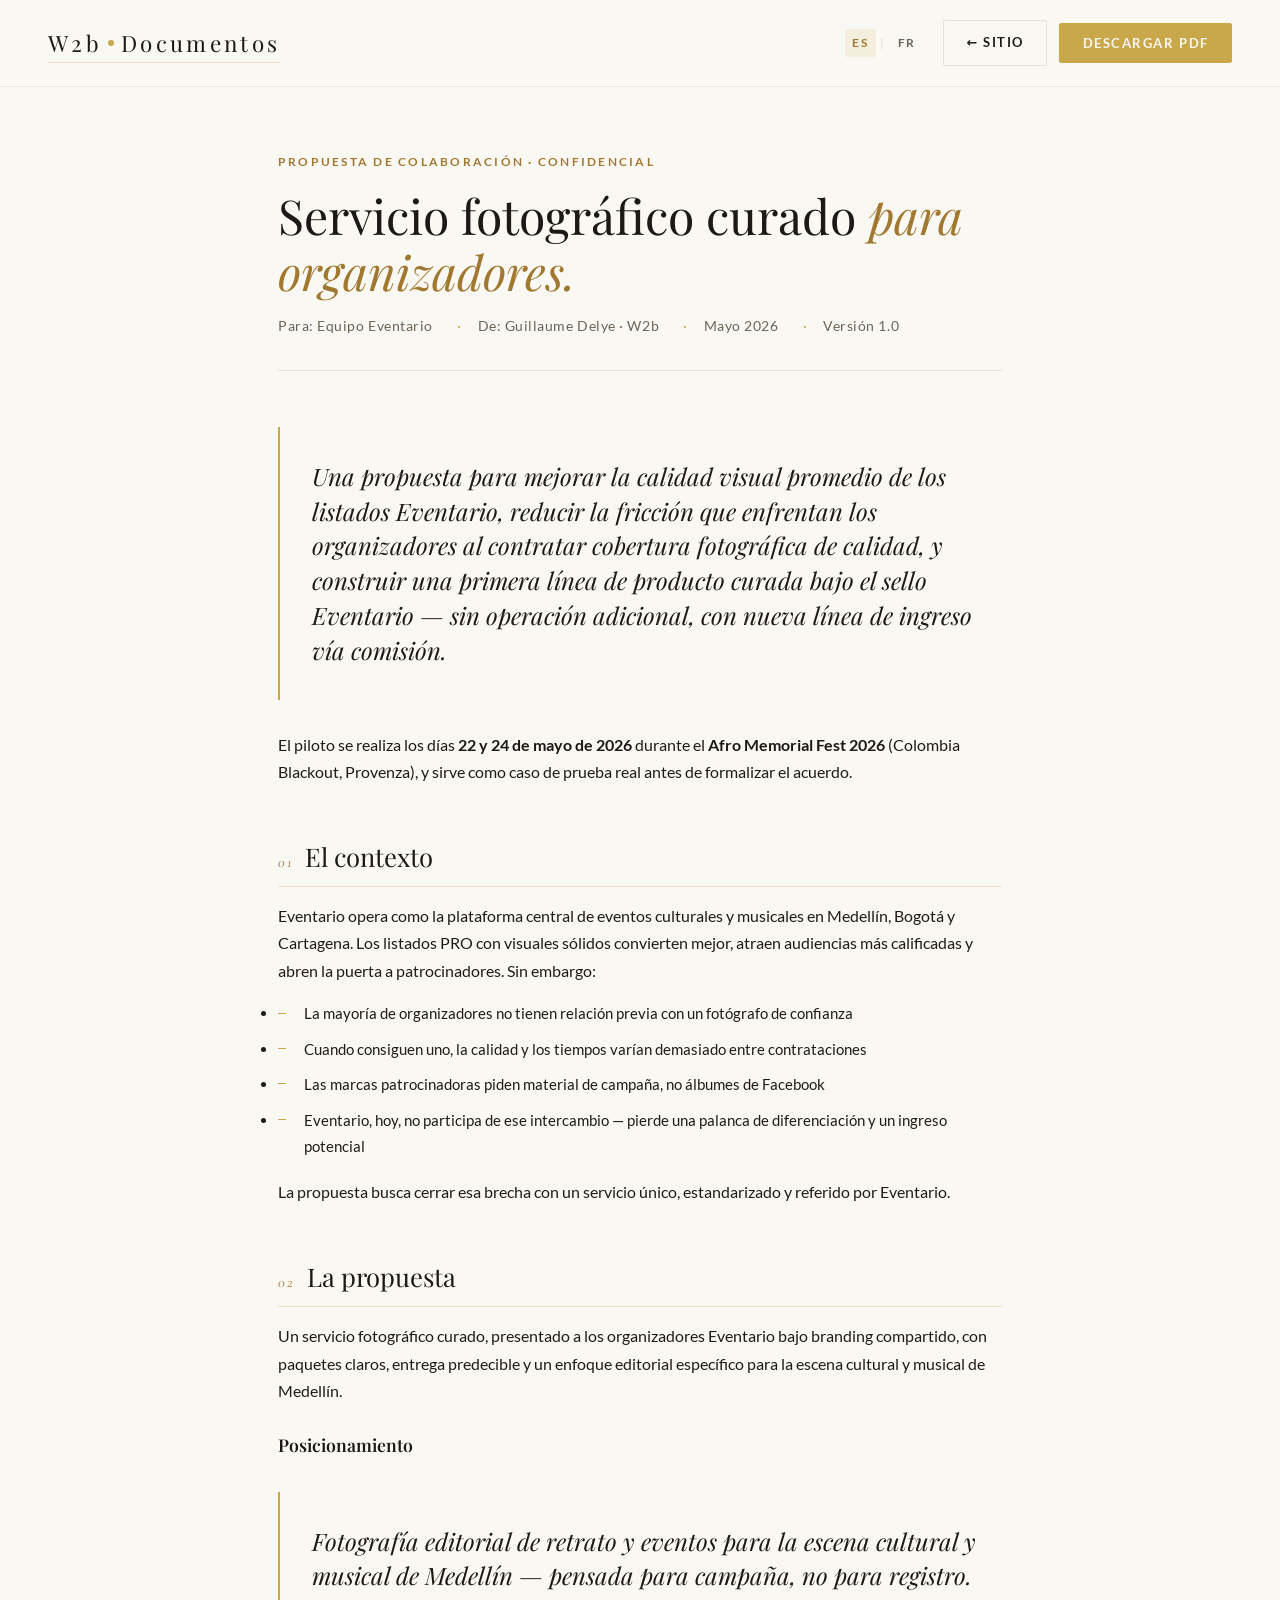
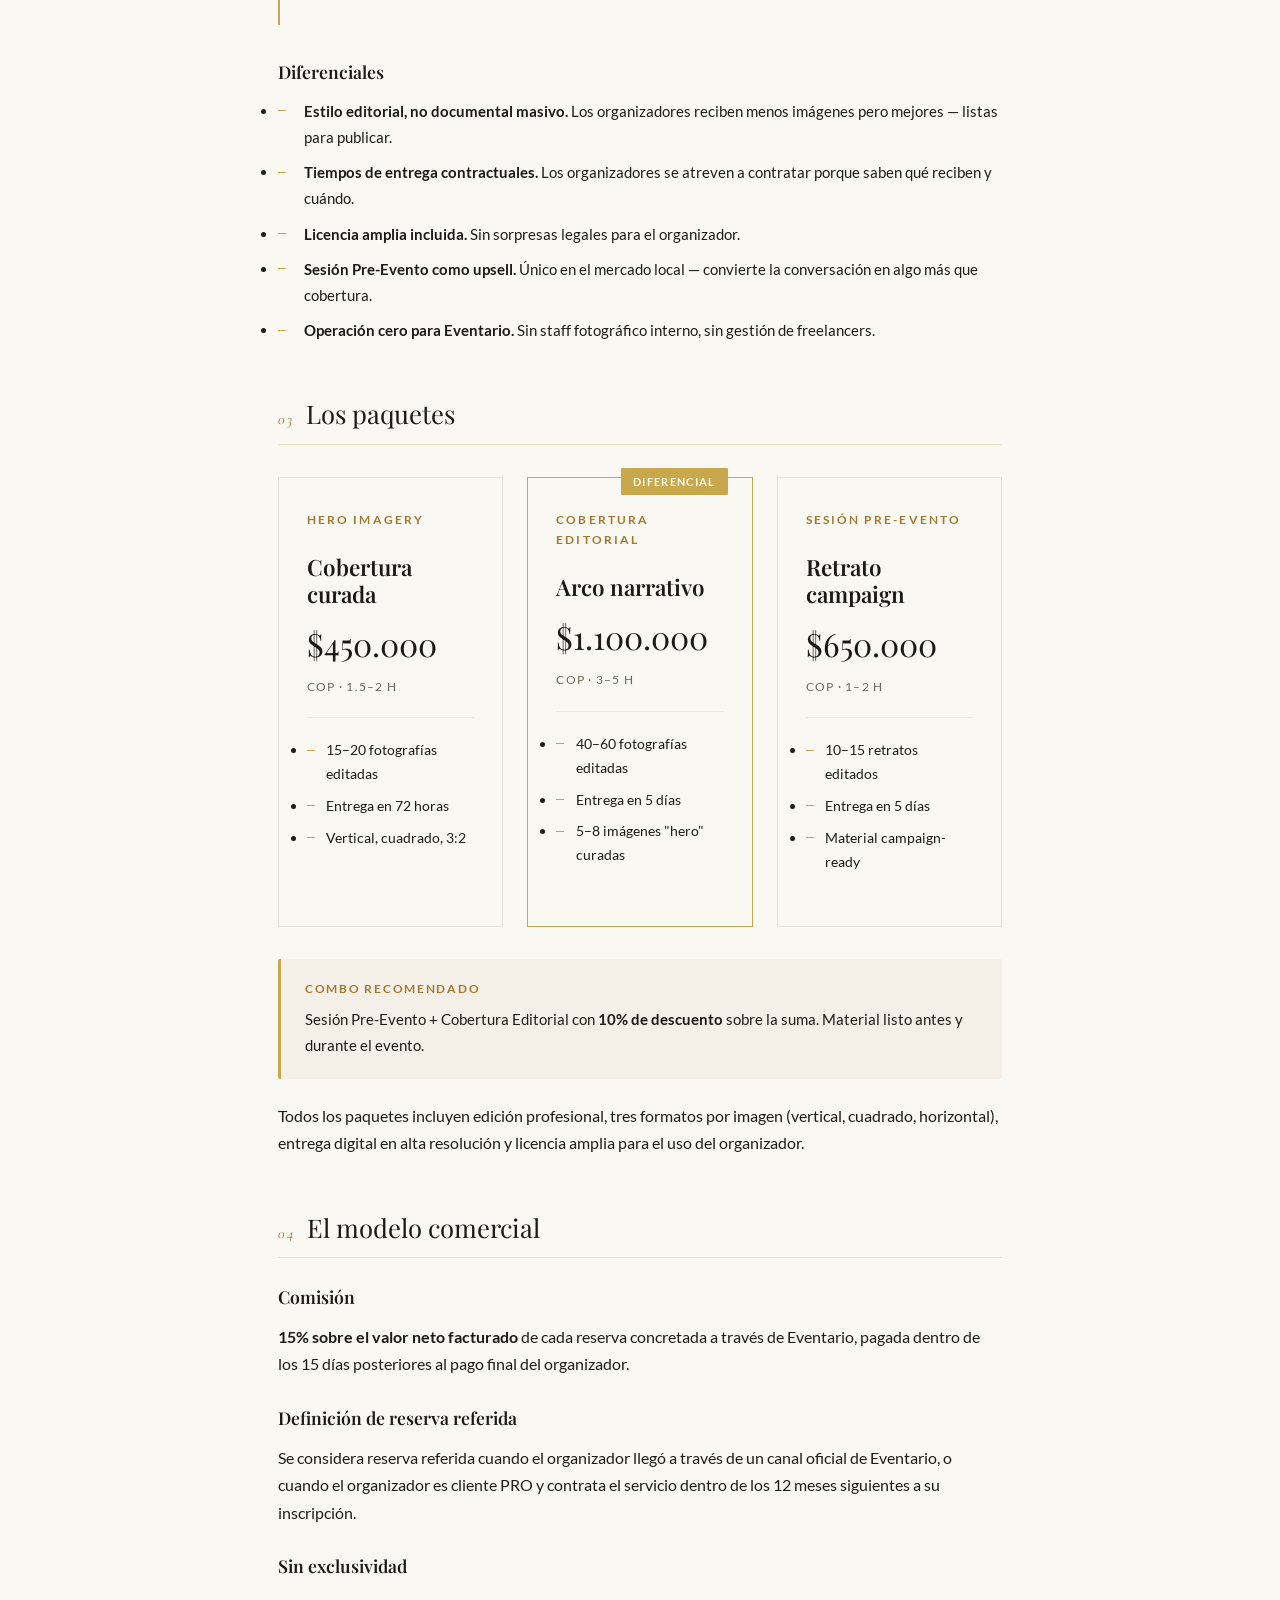
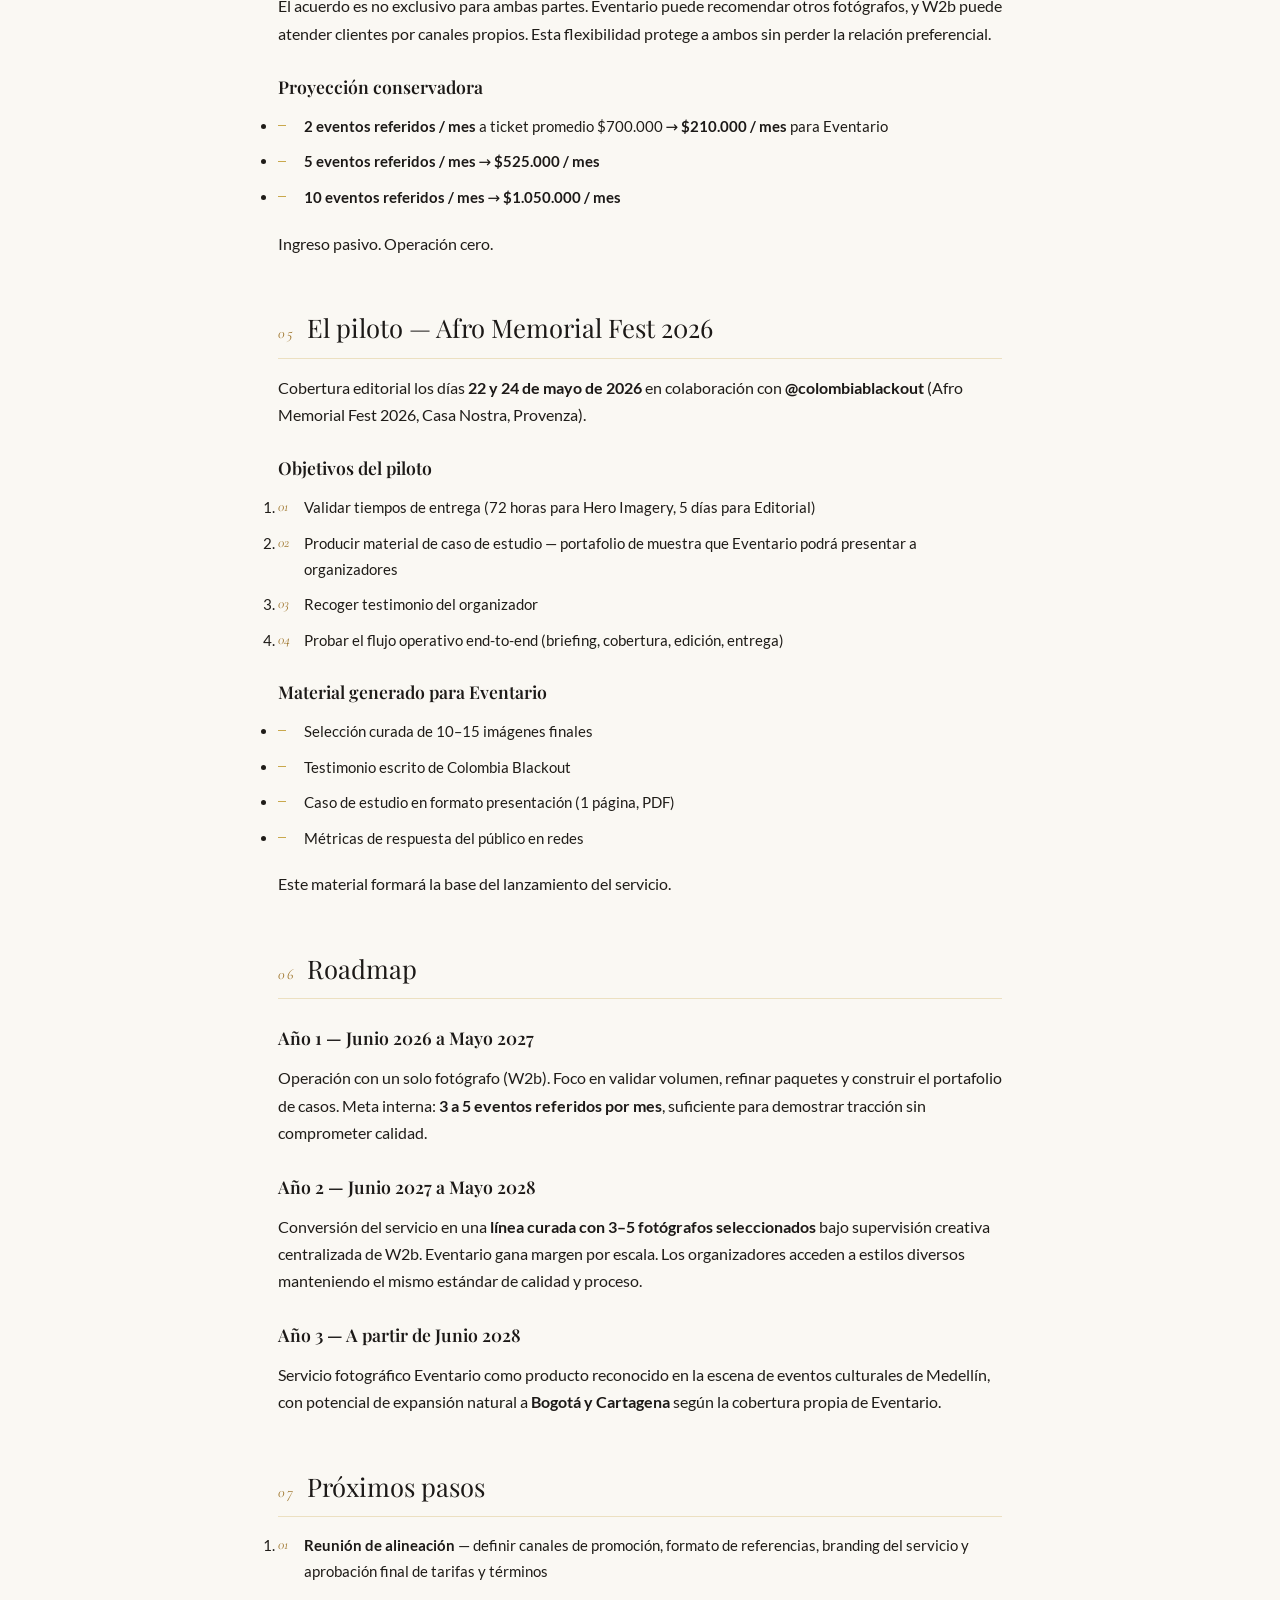
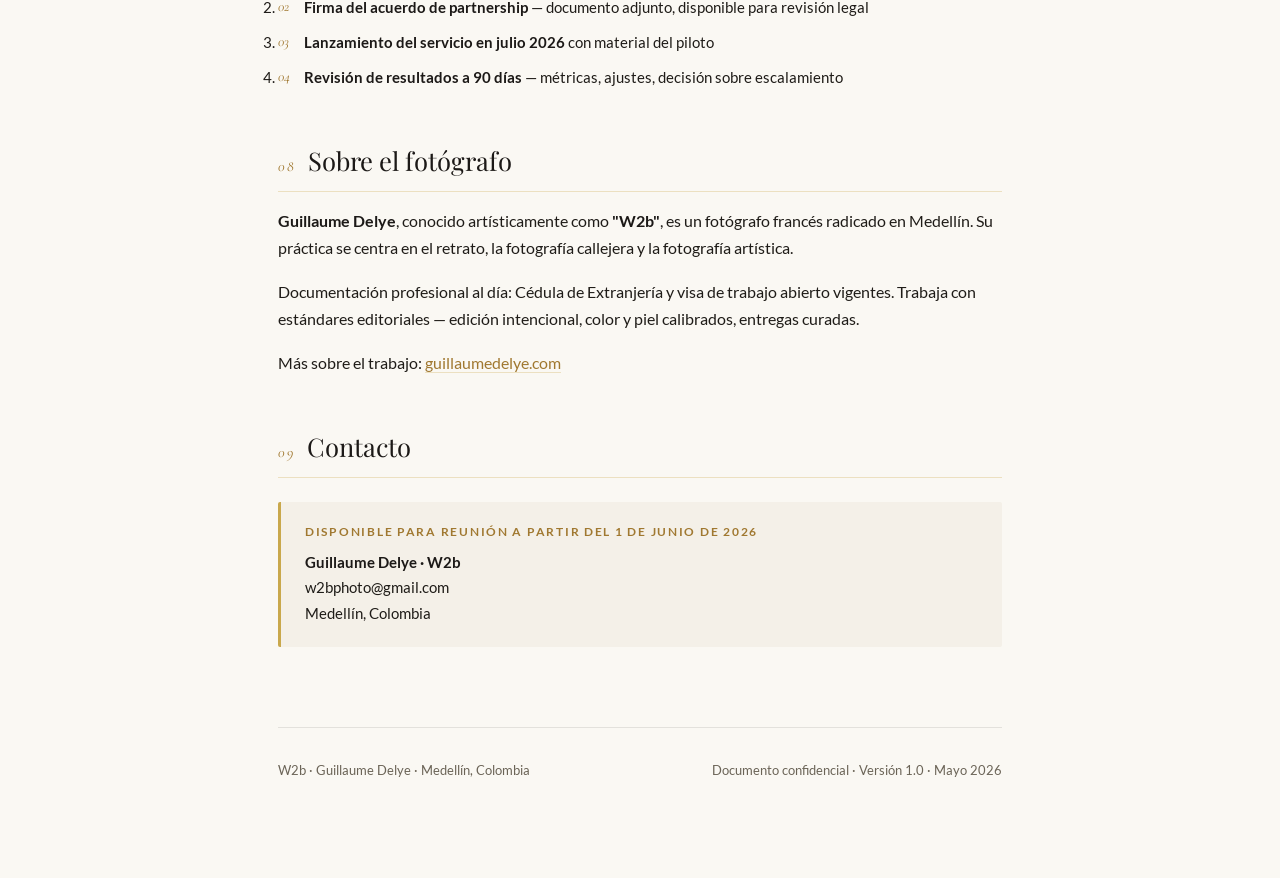
<file: documents/propuesta-eventario.html>
<!DOCTYPE html>
<html lang="es">
<head>
  <meta charset="UTF-8">
  <meta name="viewport" content="width=device-width, initial-scale=1.0">
  <link rel="icon" type="image/svg+xml" href="/w2b-pro/favicon.svg">
  <link rel="alternate icon" href="/w2b-pro/favicon-32.png" sizes="32x32">
  <link rel="apple-touch-icon" href="/w2b-pro/apple-touch-icon.png">
  <title>Propuesta de colaboración — Eventario · W2b</title>
  <meta name="description" content="Propuesta de servicio fotográfico curado para organizadores Eventario — W2b Guillaume Delye, Medellín 2026.">
  <meta name="robots" content="noindex, nofollow">
  <link rel="stylesheet" href="../css/documents.css">
  <style>
    .doc-lang-switch {
      display: inline-flex;
      gap: 0.3rem;
      align-items: center;
      font-family: var(--font-body);
      font-size: 0.78rem;
      font-weight: 700;
      letter-spacing: 0.12em;
      text-transform: uppercase;
      margin-right: 0.5rem;
    }
    .doc-lang-switch a {
      color: var(--text-muted);
      border: none;
      padding: 0.2rem 0.45rem;
      border-radius: 2px;
      transition: color 0.2s, background 0.2s;
    }
    .doc-lang-switch a:hover { color: var(--gold-dark); background: var(--gold-light); }
    .doc-lang-switch a.active { color: var(--gold-dark); background: var(--gold-light); pointer-events: none; }
    .doc-lang-switch .sep { color: var(--border); }
  </style>
  <link rel="canonical" href="https://w2bphotography.com/w2b-pro/documents/propuesta-eventario.html">
</head>
<body>

  <header class="doc-topbar no-print">
    <a href="index.html" class="doc-topbar-brand">W2b<span class="dot"></span>Documentos</a>
    <div class="doc-topbar-actions">
      <span class="doc-lang-switch">
        <a class="active" aria-current="page">ES</a>
        <span class="sep">|</span>
        <a href="proposition-eventario.html">FR</a>
      </span>
      <a href="../index.html" class="btn-doc ghost">← Sitio</a>
      <button class="btn-doc primary" onclick="window.print()">Descargar PDF</button>
    </div>
  </header>

  <main class="doc-page">

    <header class="doc-header">
      <p class="doc-eyebrow">Propuesta de colaboración · Confidencial</p>
      <h1 class="doc-title">Servicio fotográfico curado <em>para organizadores.</em></h1>
      <div class="doc-meta">
        <span>Para: Equipo Eventario</span>
        <span>De: Guillaume Delye · W2b</span>
        <span>Mayo 2026</span>
        <span>Versión 1.0</span>
      </div>
    </header>

    <section class="doc-section">
      <div class="doc-quote">
        Una propuesta para mejorar la calidad visual promedio de los listados Eventario, reducir la fricción que enfrentan los organizadores al contratar cobertura fotográfica de calidad, y construir una primera línea de producto curada bajo el sello Eventario — sin operación adicional, con nueva línea de ingreso vía comisión.
      </div>

      <p>El piloto se realiza los días <strong>22 y 24 de mayo de 2026</strong> durante el <strong>Afro Memorial Fest 2026</strong> (Colombia Blackout, Provenza), y sirve como caso de prueba real antes de formalizar el acuerdo.</p>
    </section>

    <section class="doc-section">
      <h2><span class="num">01</span>El contexto</h2>
      <p>Eventario opera como la plataforma central de eventos culturales y musicales en Medellín, Bogotá y Cartagena. Los listados PRO con visuales sólidos convierten mejor, atraen audiencias más calificadas y abren la puerta a patrocinadores. Sin embargo:</p>
      <ul>
        <li>La mayoría de organizadores no tienen relación previa con un fotógrafo de confianza</li>
        <li>Cuando consiguen uno, la calidad y los tiempos varían demasiado entre contrataciones</li>
        <li>Las marcas patrocinadoras piden material de campaña, no álbumes de Facebook</li>
        <li>Eventario, hoy, no participa de ese intercambio — pierde una palanca de diferenciación y un ingreso potencial</li>
      </ul>
      <p>La propuesta busca cerrar esa brecha con un servicio único, estandarizado y referido por Eventario.</p>
    </section>

    <section class="doc-section">
      <h2><span class="num">02</span>La propuesta</h2>
      <p>Un servicio fotográfico curado, presentado a los organizadores Eventario bajo branding compartido, con paquetes claros, entrega predecible y un enfoque editorial específico para la escena cultural y musical de Medellín.</p>

      <h3>Posicionamiento</h3>
      <div class="doc-quote">
        Fotografía editorial de retrato y eventos para la escena cultural y musical de Medellín — pensada para campaña, no para registro.
      </div>

      <h3>Diferenciales</h3>
      <ul>
        <li><strong>Estilo editorial, no documental masivo.</strong> Los organizadores reciben menos imágenes pero mejores — listas para publicar.</li>
        <li><strong>Tiempos de entrega contractuales.</strong> Los organizadores se atreven a contratar porque saben qué reciben y cuándo.</li>
        <li><strong>Licencia amplia incluida.</strong> Sin sorpresas legales para el organizador.</li>
        <li><strong>Sesión Pre-Evento como upsell.</strong> Único en el mercado local — convierte la conversación en algo más que cobertura.</li>
        <li><strong>Operación cero para Eventario.</strong> Sin staff fotográfico interno, sin gestión de freelancers.</li>
      </ul>
    </section>

    <section class="doc-section">
      <h2><span class="num">03</span>Los paquetes</h2>

      <div class="tier-grid">
        <article class="tier-card">
          <p class="tier-eyebrow">Hero Imagery</p>
          <h3 class="tier-name">Cobertura curada</h3>
          <p class="tier-price">$450.000</p>
          <p class="tier-unit">COP · 1.5–2 h</p>
          <ul>
            <li>15–20 fotografías editadas</li>
            <li>Entrega en 72 horas</li>
            <li>Vertical, cuadrado, 3:2</li>
          </ul>
        </article>

        <article class="tier-card featured">
          <p class="tier-eyebrow">Cobertura Editorial</p>
          <h3 class="tier-name">Arco narrativo</h3>
          <p class="tier-price">$1.100.000</p>
          <p class="tier-unit">COP · 3–5 h</p>
          <ul>
            <li>40–60 fotografías editadas</li>
            <li>Entrega en 5 días</li>
            <li>5–8 imágenes "hero" curadas</li>
          </ul>
        </article>

        <article class="tier-card">
          <p class="tier-eyebrow">Sesión Pre-Evento</p>
          <h3 class="tier-name">Retrato campaign</h3>
          <p class="tier-price">$650.000</p>
          <p class="tier-unit">COP · 1–2 h</p>
          <ul>
            <li>10–15 retratos editados</li>
            <li>Entrega en 5 días</li>
            <li>Material campaign-ready</li>
          </ul>
        </article>
      </div>

      <div class="callout">
        <p class="callout-label">Combo recomendado</p>
        <p>Sesión Pre-Evento + Cobertura Editorial con <strong>10% de descuento</strong> sobre la suma. Material listo antes y durante el evento.</p>
      </div>

      <p>Todos los paquetes incluyen edición profesional, tres formatos por imagen (vertical, cuadrado, horizontal), entrega digital en alta resolución y licencia amplia para el uso del organizador.</p>
    </section>

    <section class="doc-section">
      <h2><span class="num">04</span>El modelo comercial</h2>

      <h3>Comisión</h3>
      <p><strong>15% sobre el valor neto facturado</strong> de cada reserva concretada a través de Eventario, pagada dentro de los 15 días posteriores al pago final del organizador.</p>

      <h3>Definición de reserva referida</h3>
      <p>Se considera reserva referida cuando el organizador llegó a través de un canal oficial de Eventario, o cuando el organizador es cliente PRO y contrata el servicio dentro de los 12 meses siguientes a su inscripción.</p>

      <h3>Sin exclusividad</h3>
      <p>El acuerdo es no exclusivo para ambas partes. Eventario puede recomendar otros fotógrafos, y W2b puede atender clientes por canales propios. Esta flexibilidad protege a ambos sin perder la relación preferencial.</p>

      <h3>Proyección conservadora</h3>
      <ul>
        <li><strong>2 eventos referidos / mes</strong> a ticket promedio $700.000 → <strong>$210.000 / mes</strong> para Eventario</li>
        <li><strong>5 eventos referidos / mes</strong> → <strong>$525.000 / mes</strong></li>
        <li><strong>10 eventos referidos / mes</strong> → <strong>$1.050.000 / mes</strong></li>
      </ul>
      <p>Ingreso pasivo. Operación cero.</p>
    </section>

    <section class="doc-section">
      <h2><span class="num">05</span>El piloto — Afro Memorial Fest 2026</h2>
      <p>Cobertura editorial los días <strong>22 y 24 de mayo de 2026</strong> en colaboración con <strong>@colombiablackout</strong> (Afro Memorial Fest 2026, Casa Nostra, Provenza).</p>

      <h3>Objetivos del piloto</h3>
      <ol>
        <li>Validar tiempos de entrega (72 horas para Hero Imagery, 5 días para Editorial)</li>
        <li>Producir material de caso de estudio — portafolio de muestra que Eventario podrá presentar a organizadores</li>
        <li>Recoger testimonio del organizador</li>
        <li>Probar el flujo operativo end-to-end (briefing, cobertura, edición, entrega)</li>
      </ol>

      <h3>Material generado para Eventario</h3>
      <ul>
        <li>Selección curada de 10–15 imágenes finales</li>
        <li>Testimonio escrito de Colombia Blackout</li>
        <li>Caso de estudio en formato presentación (1 página, PDF)</li>
        <li>Métricas de respuesta del público en redes</li>
      </ul>

      <p>Este material formará la base del lanzamiento del servicio.</p>
    </section>

    <section class="doc-section">
      <h2><span class="num">06</span>Roadmap</h2>

      <h3>Año 1 — Junio 2026 a Mayo 2027</h3>
      <p>Operación con un solo fotógrafo (W2b). Foco en validar volumen, refinar paquetes y construir el portafolio de casos. Meta interna: <strong>3 a 5 eventos referidos por mes</strong>, suficiente para demostrar tracción sin comprometer calidad.</p>

      <h3>Año 2 — Junio 2027 a Mayo 2028</h3>
      <p>Conversión del servicio en una <strong>línea curada con 3–5 fotógrafos seleccionados</strong> bajo supervisión creativa centralizada de W2b. Eventario gana margen por escala. Los organizadores acceden a estilos diversos manteniendo el mismo estándar de calidad y proceso.</p>

      <h3>Año 3 — A partir de Junio 2028</h3>
      <p>Servicio fotográfico Eventario como producto reconocido en la escena de eventos culturales de Medellín, con potencial de expansión natural a <strong>Bogotá y Cartagena</strong> según la cobertura propia de Eventario.</p>
    </section>

    <section class="doc-section">
      <h2><span class="num">07</span>Próximos pasos</h2>
      <ol>
        <li><strong>Reunión de alineación</strong> — definir canales de promoción, formato de referencias, branding del servicio y aprobación final de tarifas y términos</li>
        <li><strong>Firma del acuerdo de partnership</strong> — documento adjunto, disponible para revisión legal</li>
        <li><strong>Lanzamiento del servicio en julio 2026</strong> con material del piloto</li>
        <li><strong>Revisión de resultados a 90 días</strong> — métricas, ajustes, decisión sobre escalamiento</li>
      </ol>
    </section>

    <section class="doc-section">
      <h2><span class="num">08</span>Sobre el fotógrafo</h2>
      <p><strong>Guillaume Delye</strong>, conocido artísticamente como <strong>"W2b"</strong>, es un fotógrafo francés radicado en Medellín. Su práctica se centra en el retrato, la fotografía callejera y la fotografía artística.</p>
      <p>Documentación profesional al día: Cédula de Extranjería y visa de trabajo abierto vigentes. Trabaja con estándares editoriales — edición intencional, color y piel calibrados, entregas curadas.</p>
      <p>Más sobre el trabajo: <a href="../index.html">guillaumedelye.com</a></p>
    </section>

    <section class="doc-section">
      <h2><span class="num">09</span>Contacto</h2>
      <div class="callout">
        <p class="callout-label">Disponible para reunión a partir del 1 de junio de 2026</p>
        <p><strong>Guillaume Delye · W2b</strong><br>
        w2bphoto@gmail.com<br>
        Medellín, Colombia</p>
      </div>
    </section>

    <footer class="doc-footer">
      <span>W2b · Guillaume Delye · Medellín, Colombia</span>
      <span>Documento confidencial · Versión 1.0 · Mayo 2026</span>
    </footer>

  </main>

</body>
</html>
</file>
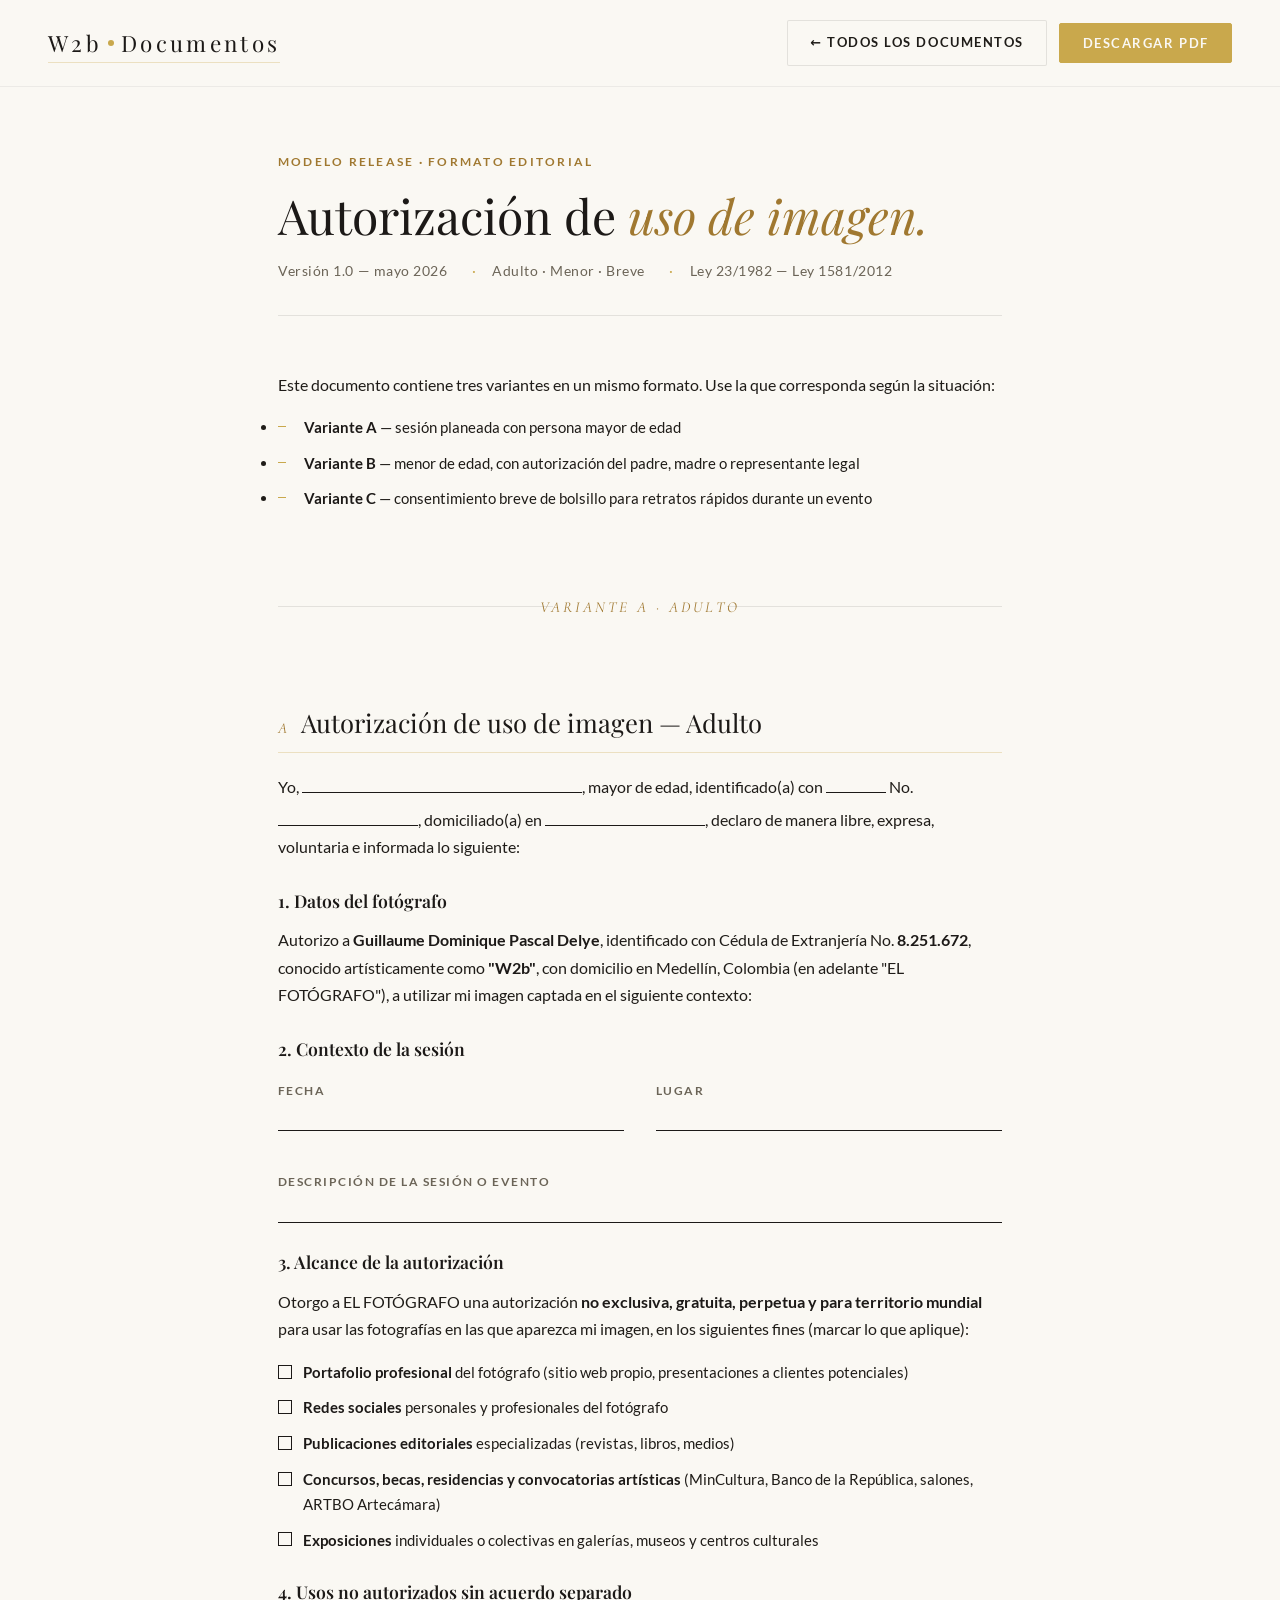
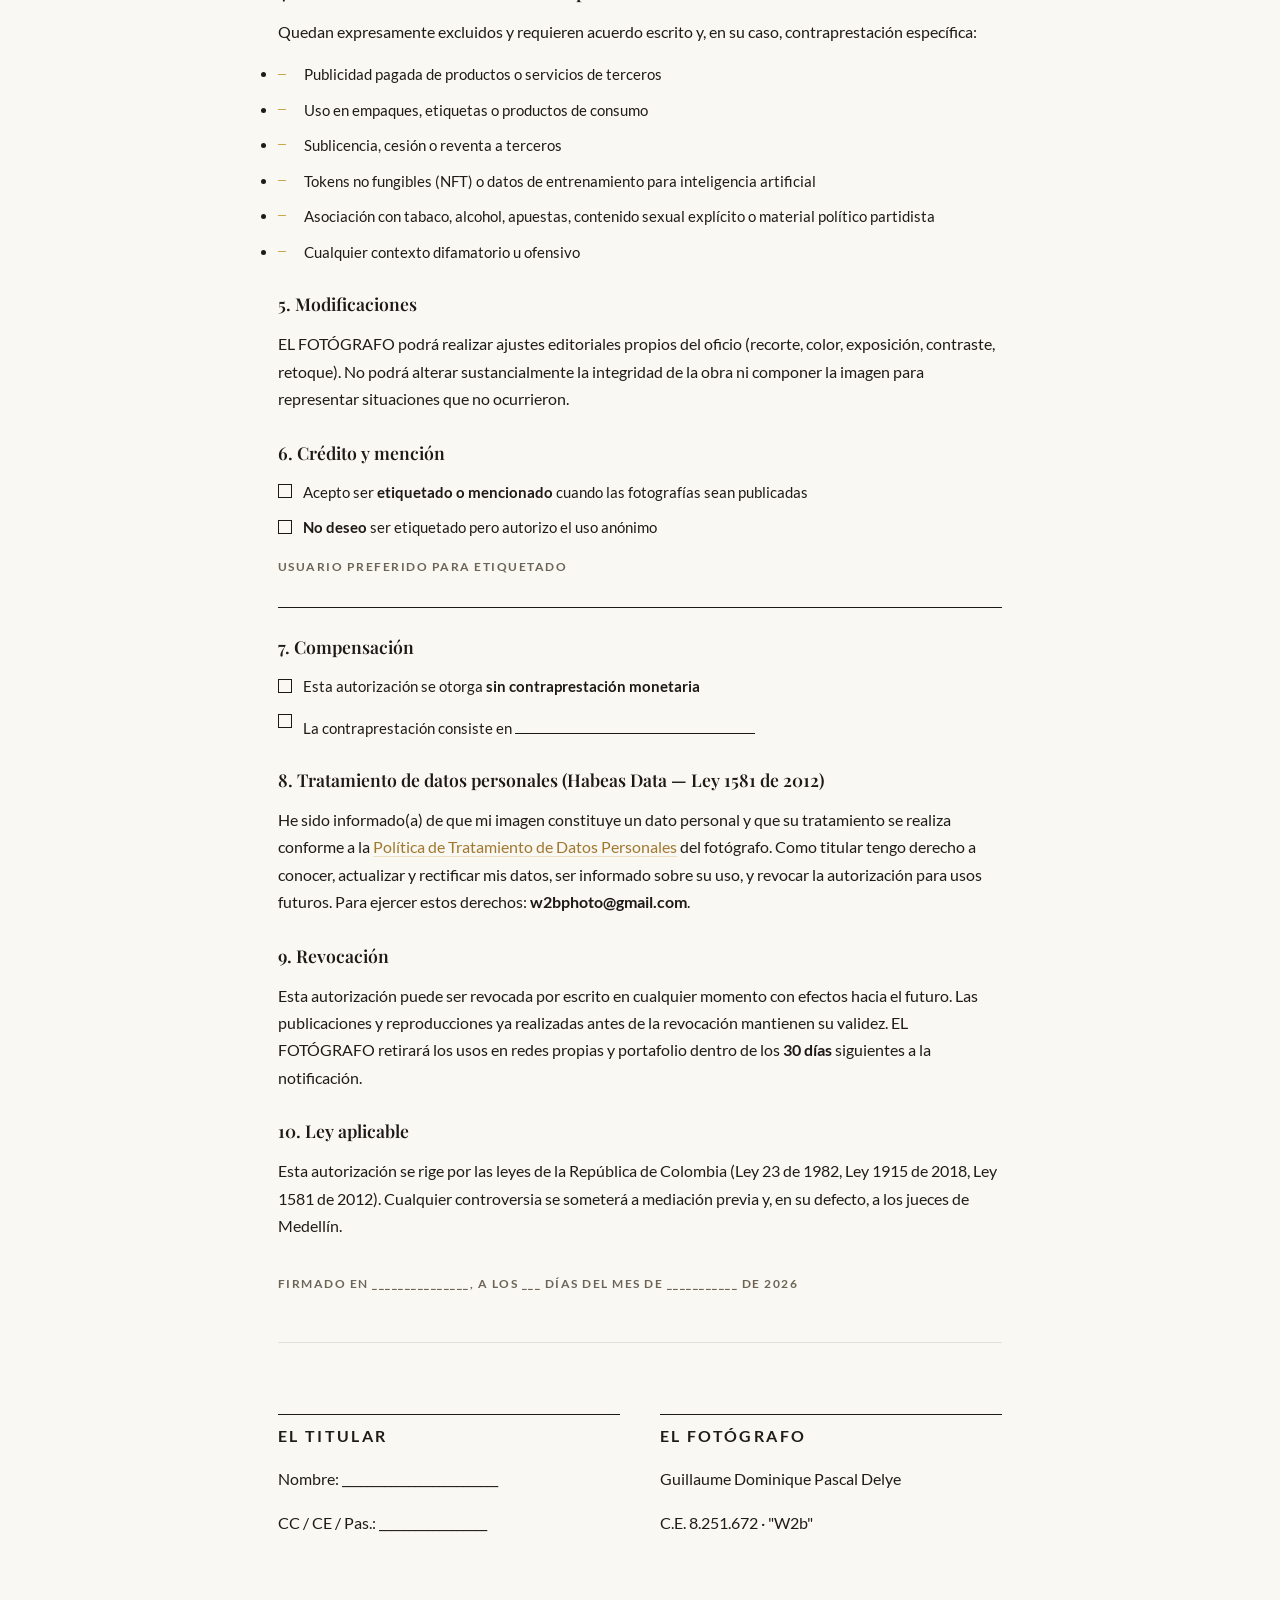
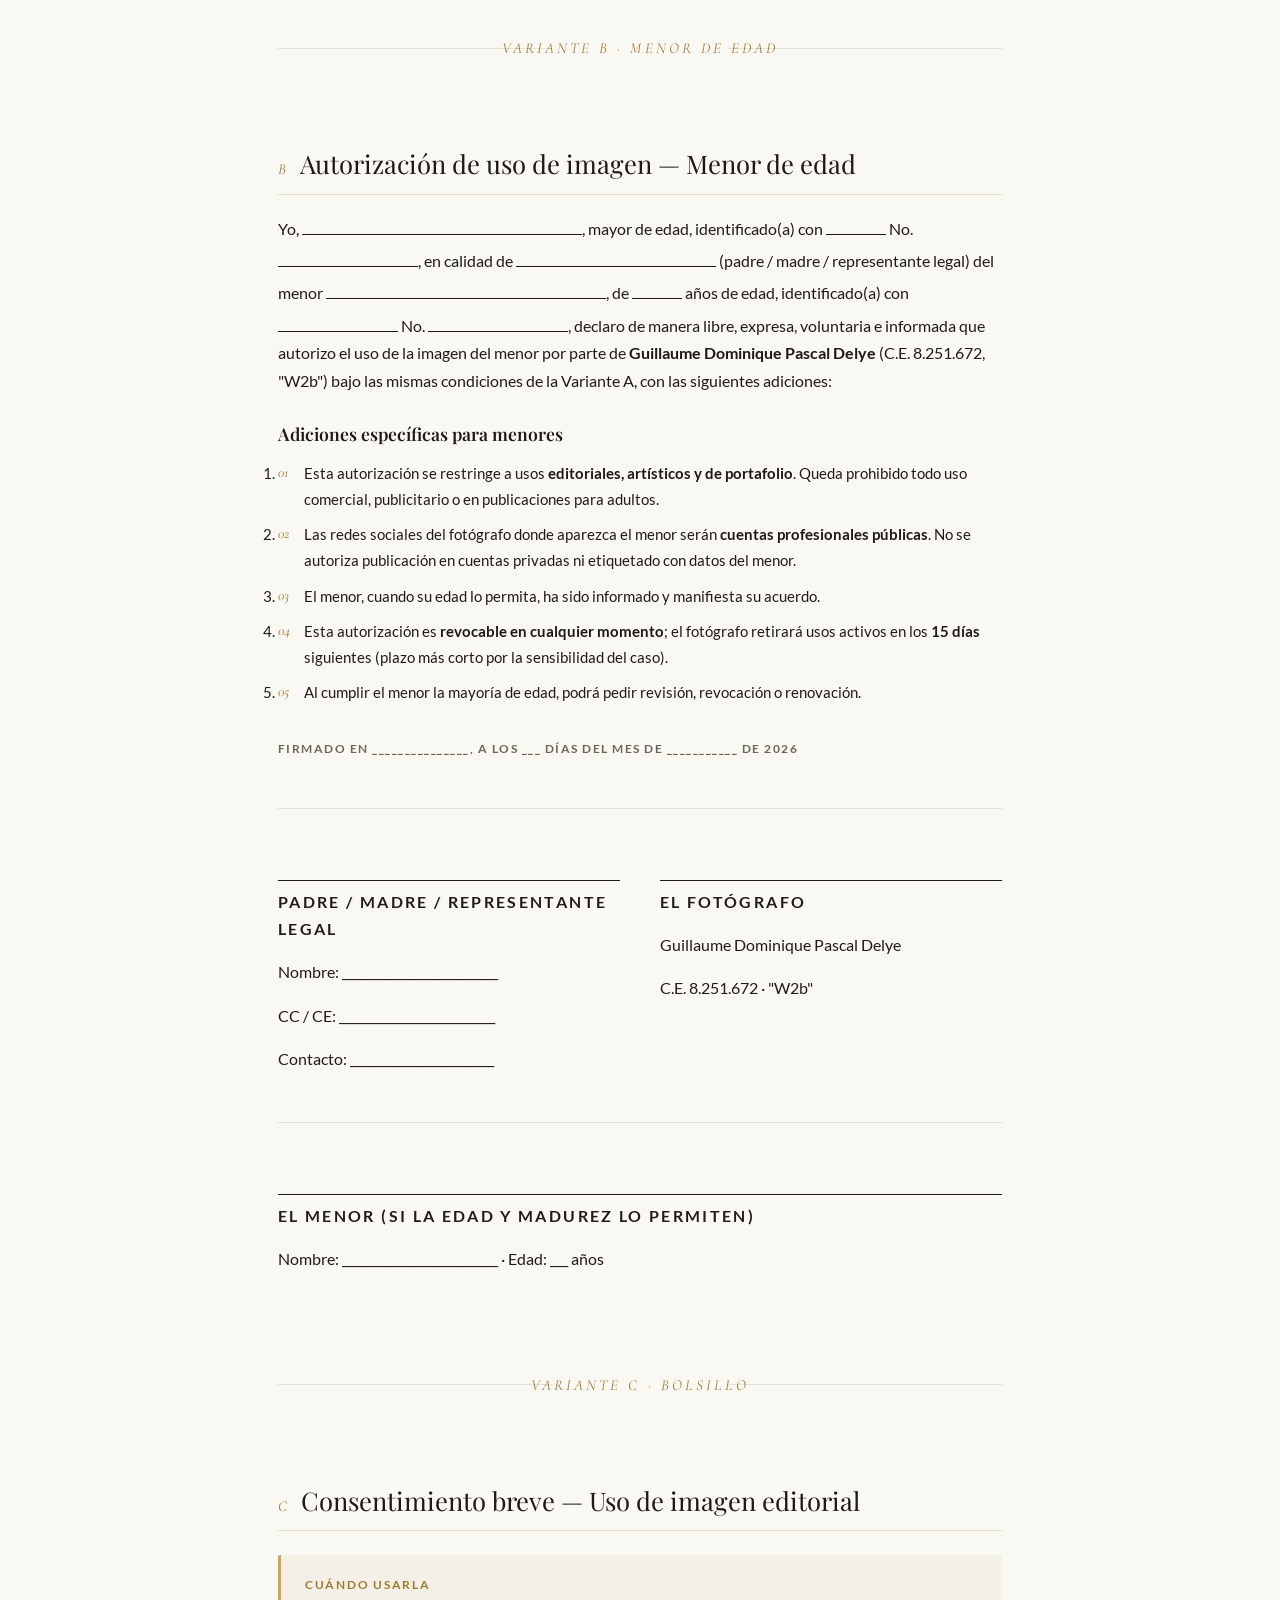
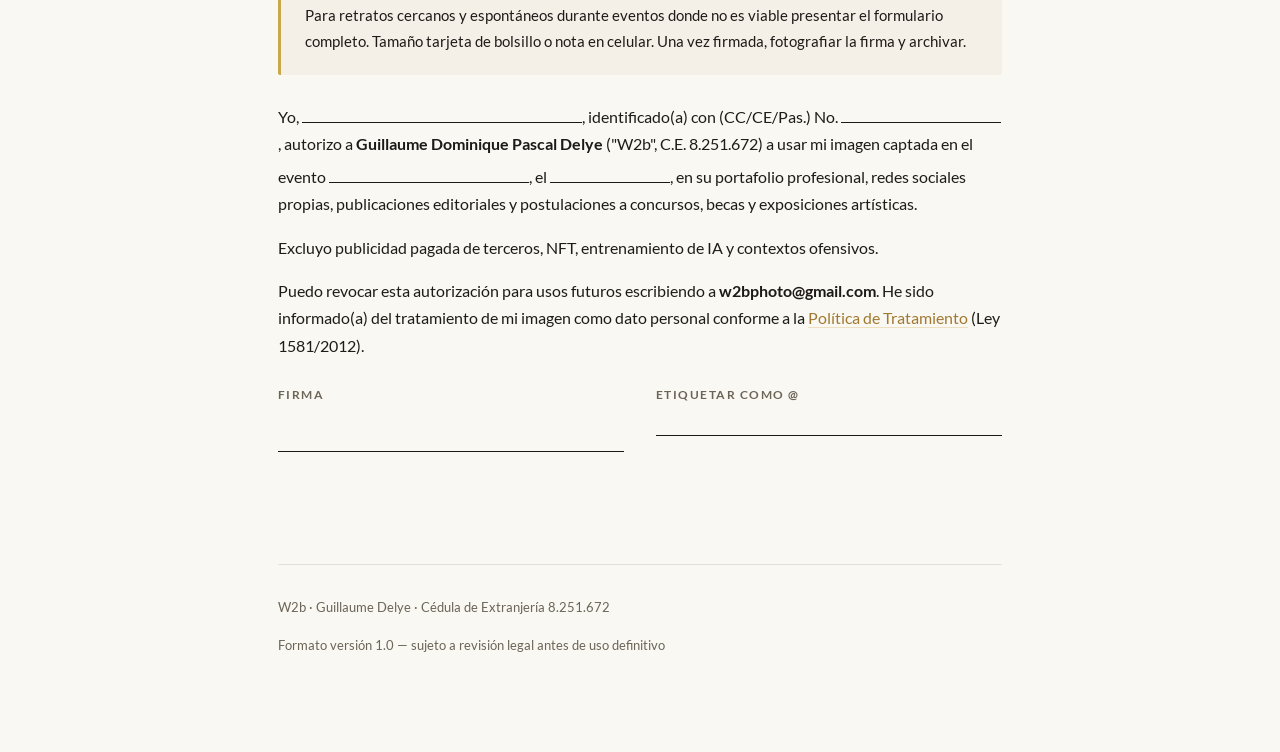
<file: documents/release.html>
<!DOCTYPE html>
<html lang="es">
<head>
  <meta charset="UTF-8">
  <meta name="viewport" content="width=device-width, initial-scale=1.0">
  <link rel="icon" type="image/svg+xml" href="/w2b-pro/favicon.svg">
  <link rel="alternate icon" href="/w2b-pro/favicon-32.png" sizes="32x32">
  <link rel="apple-touch-icon" href="/w2b-pro/apple-touch-icon.png">
  <title>Autorización de uso de imagen — W2b · Guillaume Delye</title>
  <meta name="robots" content="noindex, nofollow, noimageindex">
  <meta name="description" content="Formato de autorización de uso de imagen — adulto, menor y consentimiento breve. Conforme a Ley 23 de 1982 y Ley 1581 de 2012.">
  <link rel="stylesheet" href="../css/documents.css">
  <link rel="canonical" href="https://w2bphotography.com/w2b-pro/documents/release.html">
</head>
<body>

  <header class="doc-topbar no-print">
    <a href="index.html" class="doc-topbar-brand">W2b<span class="dot"></span>Documentos</a>
    <div class="doc-topbar-actions">
      <a href="index.html" class="btn-doc ghost">← Todos los documentos</a>
      <button class="btn-doc primary" onclick="window.print()">Descargar PDF</button>
    </div>
  </header>

  <main class="doc-page">

    <header class="doc-header">
      <p class="doc-eyebrow">Modelo release · Formato editorial</p>
      <h1 class="doc-title">Autorización de <em>uso de imagen.</em></h1>
      <div class="doc-meta">
        <span>Versión 1.0 — mayo 2026</span>
        <span>Adulto · Menor · Breve</span>
        <span>Ley 23/1982 — Ley 1581/2012</span>
      </div>
    </header>

    <section class="doc-section">
      <p>Este documento contiene tres variantes en un mismo formato. Use la que corresponda según la situación:</p>
      <ul>
        <li><strong>Variante A</strong> — sesión planeada con persona mayor de edad</li>
        <li><strong>Variante B</strong> — menor de edad, con autorización del padre, madre o representante legal</li>
        <li><strong>Variante C</strong> — consentimiento breve de bolsillo para retratos rápidos durante un evento</li>
      </ul>
    </section>

    <div class="doc-divider"><span class="doc-divider-mark">Variante A · Adulto</span></div>

    <section class="doc-section">
      <h2><span class="num">A</span>Autorización de uso de imagen — Adulto</h2>
      <p>Yo, <span class="form-line" style="display:inline-block; min-width:280px;"></span>, mayor de edad, identificado(a) con <span class="form-line" style="display:inline-block; min-width:60px;"></span> No. <span class="form-line" style="display:inline-block; min-width:140px;"></span>, domiciliado(a) en <span class="form-line" style="display:inline-block; min-width:160px;"></span>, declaro de manera libre, expresa, voluntaria e informada lo siguiente:</p>

      <h3>1. Datos del fotógrafo</h3>
      <p>Autorizo a <strong>Guillaume Dominique Pascal Delye</strong>, identificado con Cédula de Extranjería No. <strong>8.251.672</strong>, conocido artísticamente como <strong>"W2b"</strong>, con domicilio en Medellín, Colombia (en adelante "EL FOTÓGRAFO"), a utilizar mi imagen captada en el siguiente contexto:</p>

      <h3>2. Contexto de la sesión</h3>
      <div class="form-grid-2">
        <div class="form-row">
          <label>Fecha</label>
          <div class="form-line"></div>
        </div>
        <div class="form-row">
          <label>Lugar</label>
          <div class="form-line"></div>
        </div>
      </div>
      <div class="form-row">
        <label>Descripción de la sesión o evento</label>
        <div class="form-line"></div>
      </div>

      <h3>3. Alcance de la autorización</h3>
      <p>Otorgo a EL FOTÓGRAFO una autorización <strong>no exclusiva, gratuita, perpetua y para territorio mundial</strong> para usar las fotografías en las que aparezca mi imagen, en los siguientes fines (marcar lo que aplique):</p>

      <div class="checkbox-list">
        <label><span class="box"></span><span><strong>Portafolio profesional</strong> del fotógrafo (sitio web propio, presentaciones a clientes potenciales)</span></label>
        <label><span class="box"></span><span><strong>Redes sociales</strong> personales y profesionales del fotógrafo</span></label>
        <label><span class="box"></span><span><strong>Publicaciones editoriales</strong> especializadas (revistas, libros, medios)</span></label>
        <label><span class="box"></span><span><strong>Concursos, becas, residencias y convocatorias artísticas</strong> (MinCultura, Banco de la República, salones, ARTBO Artecámara)</span></label>
        <label><span class="box"></span><span><strong>Exposiciones</strong> individuales o colectivas en galerías, museos y centros culturales</span></label>
      </div>

      <h3>4. Usos no autorizados sin acuerdo separado</h3>
      <p>Quedan expresamente excluidos y requieren acuerdo escrito y, en su caso, contraprestación específica:</p>
      <ul>
        <li>Publicidad pagada de productos o servicios de terceros</li>
        <li>Uso en empaques, etiquetas o productos de consumo</li>
        <li>Sublicencia, cesión o reventa a terceros</li>
        <li>Tokens no fungibles (NFT) o datos de entrenamiento para inteligencia artificial</li>
        <li>Asociación con tabaco, alcohol, apuestas, contenido sexual explícito o material político partidista</li>
        <li>Cualquier contexto difamatorio u ofensivo</li>
      </ul>

      <h3>5. Modificaciones</h3>
      <p>EL FOTÓGRAFO podrá realizar ajustes editoriales propios del oficio (recorte, color, exposición, contraste, retoque). No podrá alterar sustancialmente la integridad de la obra ni componer la imagen para representar situaciones que no ocurrieron.</p>

      <h3>6. Crédito y mención</h3>
      <div class="checkbox-list">
        <label><span class="box"></span><span>Acepto ser <strong>etiquetado o mencionado</strong> cuando las fotografías sean publicadas</span></label>
        <label><span class="box"></span><span><strong>No deseo</strong> ser etiquetado pero autorizo el uso anónimo</span></label>
      </div>
      <div class="form-row" style="margin-top:1rem;">
        <label>Usuario preferido para etiquetado</label>
        <div class="form-line"></div>
      </div>

      <h3>7. Compensación</h3>
      <div class="checkbox-list">
        <label><span class="box"></span><span>Esta autorización se otorga <strong>sin contraprestación monetaria</strong></span></label>
        <label><span class="box"></span><span>La contraprestación consiste en <span class="form-line" style="display:inline-block; min-width:240px;"></span></span></label>
      </div>

      <h3>8. Tratamiento de datos personales (Habeas Data — Ley 1581 de 2012)</h3>
      <p>He sido informado(a) de que mi imagen constituye un dato personal y que su tratamiento se realiza conforme a la <a href="privacy.html">Política de Tratamiento de Datos Personales</a> del fotógrafo. Como titular tengo derecho a conocer, actualizar y rectificar mis datos, ser informado sobre su uso, y revocar la autorización para usos futuros. Para ejercer estos derechos: <strong>w2bphoto@gmail.com</strong>.</p>

      <h3>9. Revocación</h3>
      <p>Esta autorización puede ser revocada por escrito en cualquier momento con efectos hacia el futuro. Las publicaciones y reproducciones ya realizadas antes de la revocación mantienen su validez. EL FOTÓGRAFO retirará los usos en redes propias y portafolio dentro de los <strong>30 días</strong> siguientes a la notificación.</p>

      <h3>10. Ley aplicable</h3>
      <p>Esta autorización se rige por las leyes de la República de Colombia (Ley 23 de 1982, Ley 1915 de 2018, Ley 1581 de 2012). Cualquier controversia se someterá a mediación previa y, en su defecto, a los jueces de Medellín.</p>

      <div class="form-row" style="margin-top:2rem;">
        <label>Firmado en _______________, a los ___ días del mes de ___________ de 2026</label>
      </div>

      <div class="sig-block">
        <div>
          <div class="sig-line"></div>
          <p class="sig-label">El Titular</p>
          <p class="sig-detail">Nombre: __________________________</p>
          <p class="sig-detail">CC / CE / Pas.: __________________</p>
        </div>
        <div>
          <div class="sig-line"></div>
          <p class="sig-label">El Fotógrafo</p>
          <p class="sig-detail">Guillaume Dominique Pascal Delye</p>
          <p class="sig-detail">C.E. 8.251.672 · "W2b"</p>
        </div>
      </div>
    </section>

    <div class="doc-divider"><span class="doc-divider-mark">Variante B · Menor de edad</span></div>

    <section class="doc-section">
      <h2><span class="num">B</span>Autorización de uso de imagen — Menor de edad</h2>
      <p>Yo, <span class="form-line" style="display:inline-block; min-width:280px;"></span>, mayor de edad, identificado(a) con <span class="form-line" style="display:inline-block; min-width:60px;"></span> No. <span class="form-line" style="display:inline-block; min-width:140px;"></span>, en calidad de <span class="form-line" style="display:inline-block; min-width:200px;"></span> (padre / madre / representante legal) del menor <span class="form-line" style="display:inline-block; min-width:280px;"></span>, de <span class="form-line" style="display:inline-block; min-width:50px;"></span> años de edad, identificado(a) con <span class="form-line" style="display:inline-block; min-width:120px;"></span> No. <span class="form-line" style="display:inline-block; min-width:140px;"></span>, declaro de manera libre, expresa, voluntaria e informada que autorizo el uso de la imagen del menor por parte de <strong>Guillaume Dominique Pascal Delye</strong> (C.E. 8.251.672, "W2b") bajo las mismas condiciones de la Variante A, con las siguientes adiciones:</p>

      <h3>Adiciones específicas para menores</h3>
      <ol>
        <li>Esta autorización se restringe a usos <strong>editoriales, artísticos y de portafolio</strong>. Queda prohibido todo uso comercial, publicitario o en publicaciones para adultos.</li>
        <li>Las redes sociales del fotógrafo donde aparezca el menor serán <strong>cuentas profesionales públicas</strong>. No se autoriza publicación en cuentas privadas ni etiquetado con datos del menor.</li>
        <li>El menor, cuando su edad lo permita, ha sido informado y manifiesta su acuerdo.</li>
        <li>Esta autorización es <strong>revocable en cualquier momento</strong>; el fotógrafo retirará usos activos en los <strong>15 días</strong> siguientes (plazo más corto por la sensibilidad del caso).</li>
        <li>Al cumplir el menor la mayoría de edad, podrá pedir revisión, revocación o renovación.</li>
      </ol>

      <div class="form-row" style="margin-top:2rem;">
        <label>Firmado en _______________, a los ___ días del mes de ___________ de 2026</label>
      </div>

      <div class="sig-block">
        <div>
          <div class="sig-line"></div>
          <p class="sig-label">Padre / Madre / Representante legal</p>
          <p class="sig-detail">Nombre: __________________________</p>
          <p class="sig-detail">CC / CE: __________________________</p>
          <p class="sig-detail">Contacto: ________________________</p>
        </div>
        <div>
          <div class="sig-line"></div>
          <p class="sig-label">El Fotógrafo</p>
          <p class="sig-detail">Guillaume Dominique Pascal Delye</p>
          <p class="sig-detail">C.E. 8.251.672 · "W2b"</p>
        </div>
      </div>

      <div class="sig-block" style="grid-template-columns:1fr; margin-top:2rem;">
        <div>
          <div class="sig-line"></div>
          <p class="sig-label">El Menor (si la edad y madurez lo permiten)</p>
          <p class="sig-detail">Nombre: __________________________ · Edad: ___ años</p>
        </div>
      </div>
    </section>

    <div class="doc-divider"><span class="doc-divider-mark">Variante C · Bolsillo</span></div>

    <section class="doc-section">
      <h2><span class="num">C</span>Consentimiento breve — Uso de imagen editorial</h2>

      <div class="callout">
        <p class="callout-label">Cuándo usarla</p>
        <p>Para retratos cercanos y espontáneos durante eventos donde no es viable presentar el formulario completo. Tamaño tarjeta de bolsillo o nota en celular. Una vez firmada, fotografiar la firma y archivar.</p>
      </div>

      <p>Yo, <span class="form-line" style="display:inline-block; min-width:280px;"></span>, identificado(a) con (CC/CE/Pas.) No. <span class="form-line" style="display:inline-block; min-width:160px;"></span>, autorizo a <strong>Guillaume Dominique Pascal Delye</strong> ("W2b", C.E. 8.251.672) a usar mi imagen captada en el evento <span class="form-line" style="display:inline-block; min-width:200px;"></span>, el <span class="form-line" style="display:inline-block; min-width:120px;"></span>, en su portafolio profesional, redes sociales propias, publicaciones editoriales y postulaciones a concursos, becas y exposiciones artísticas.</p>

      <p>Excluyo publicidad pagada de terceros, NFT, entrenamiento de IA y contextos ofensivos.</p>

      <p>Puedo revocar esta autorización para usos futuros escribiendo a <strong>w2bphoto@gmail.com</strong>. He sido informado(a) del tratamiento de mi imagen como dato personal conforme a la <a href="privacy.html">Política de Tratamiento</a> (Ley 1581/2012).</p>

      <div class="form-grid-2" style="margin-top:1.5rem;">
        <div class="form-row">
          <label>Firma</label>
          <div class="sig-line"></div>
        </div>
        <div class="form-row">
          <label>Etiquetar como @</label>
          <div class="form-line"></div>
        </div>
      </div>
    </section>

    <footer class="doc-footer">
      <span>W2b · Guillaume Delye · Cédula de Extranjería 8.251.672</span>
      <span>Formato versión 1.0 — sujeto a revisión legal antes de uso definitivo</span>
    </footer>

  </main>

</body>
</html>
</file>
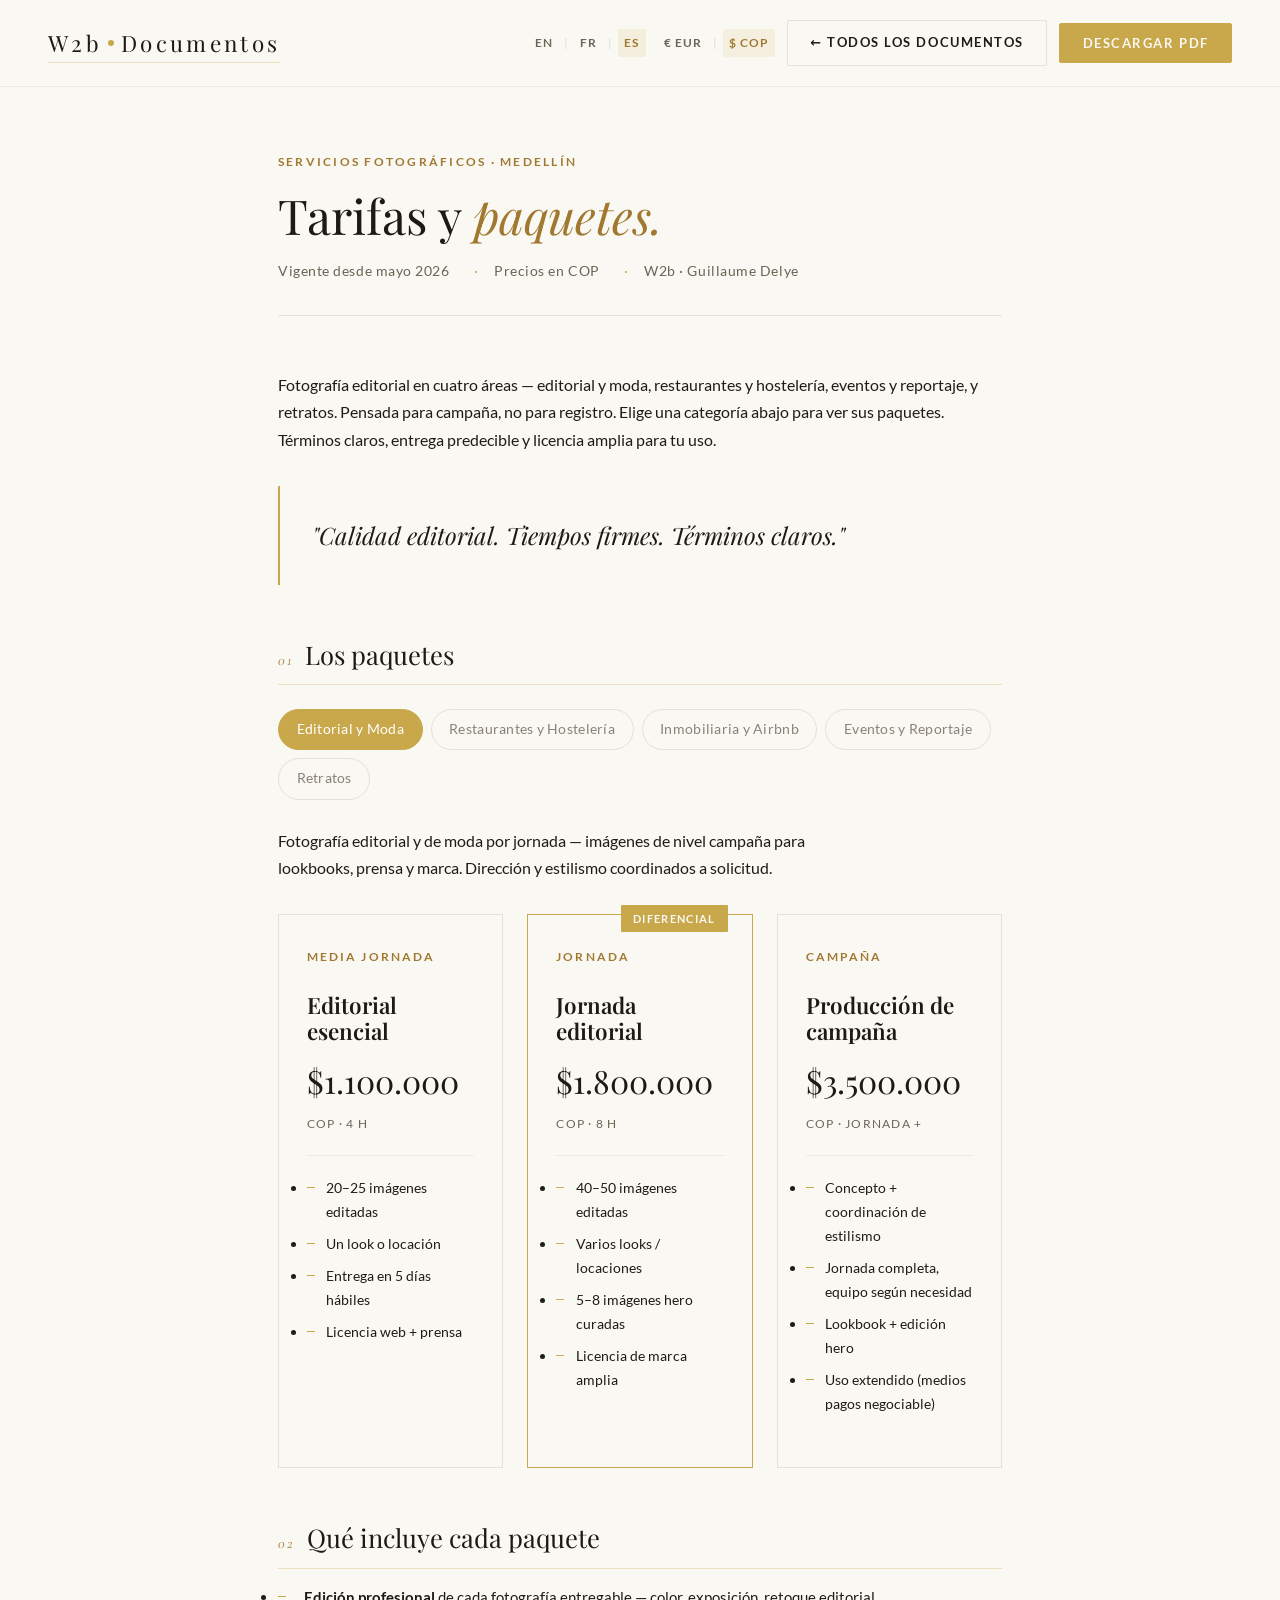
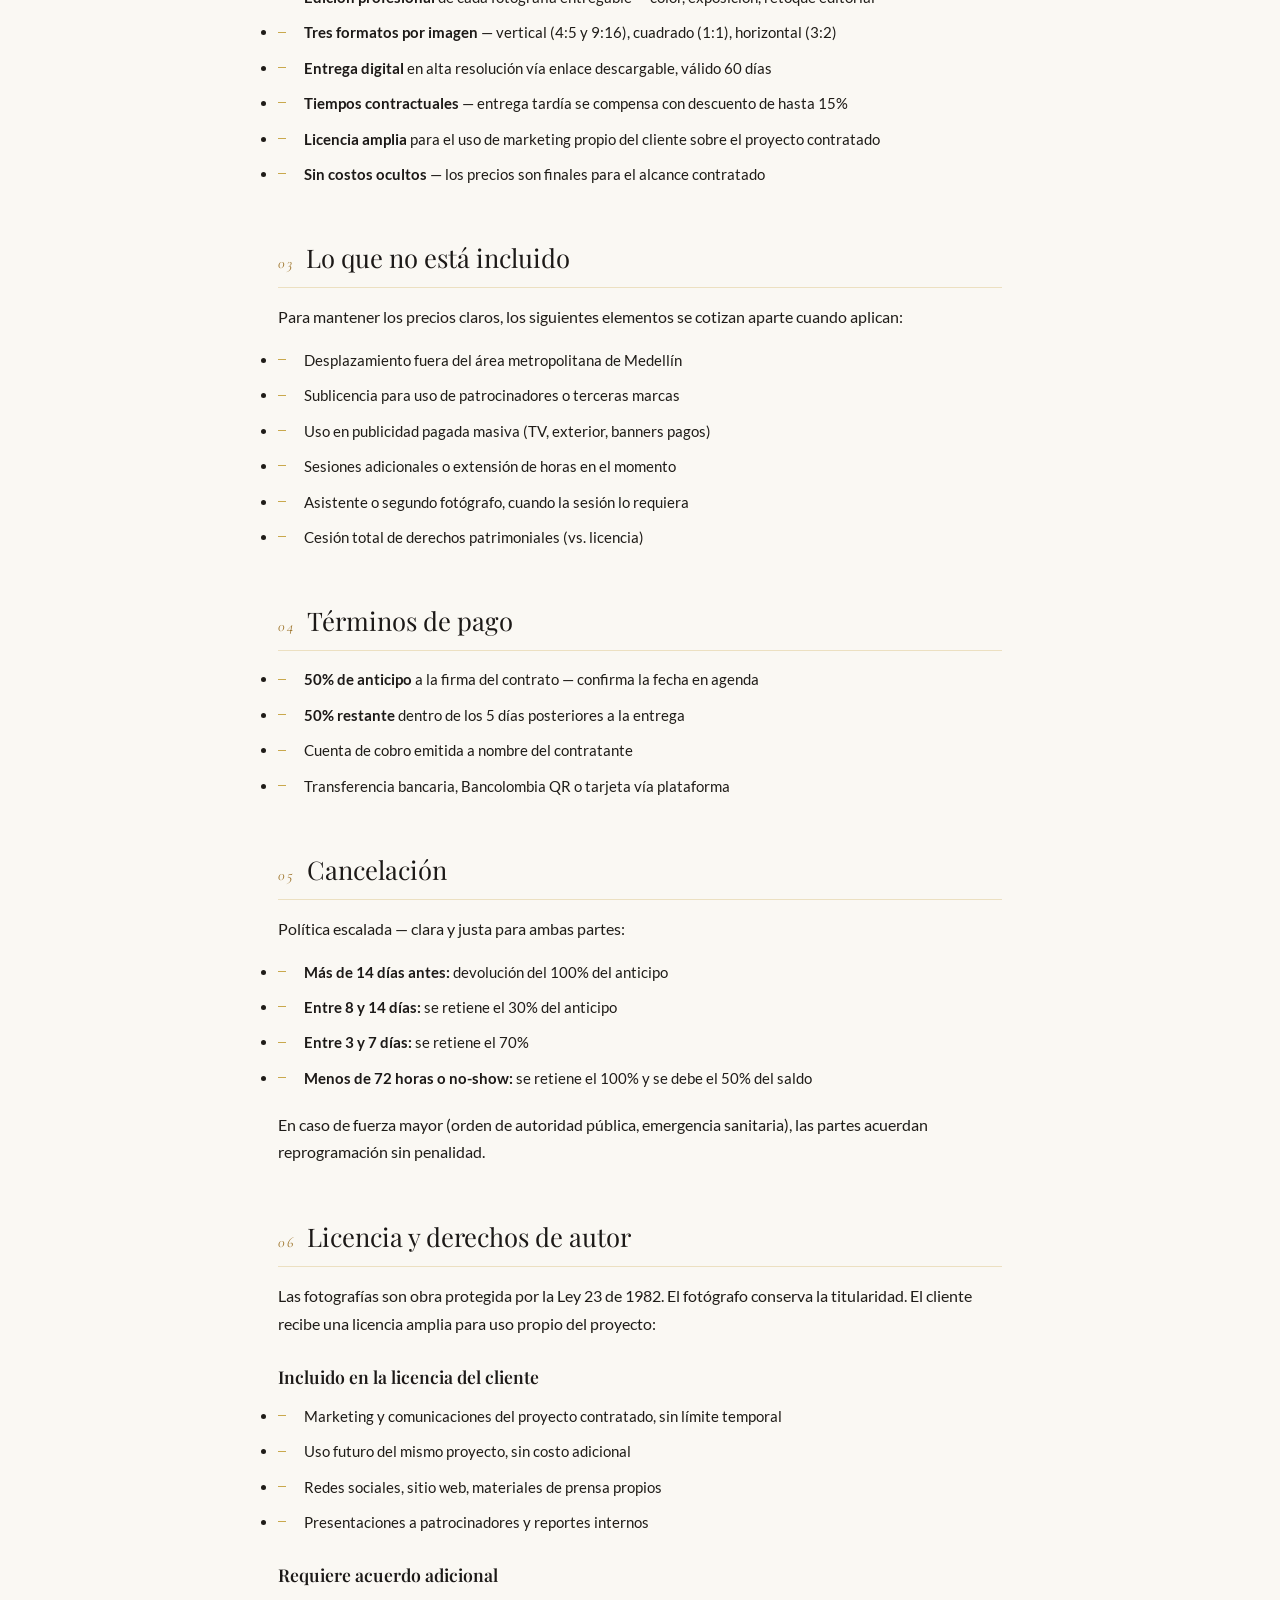
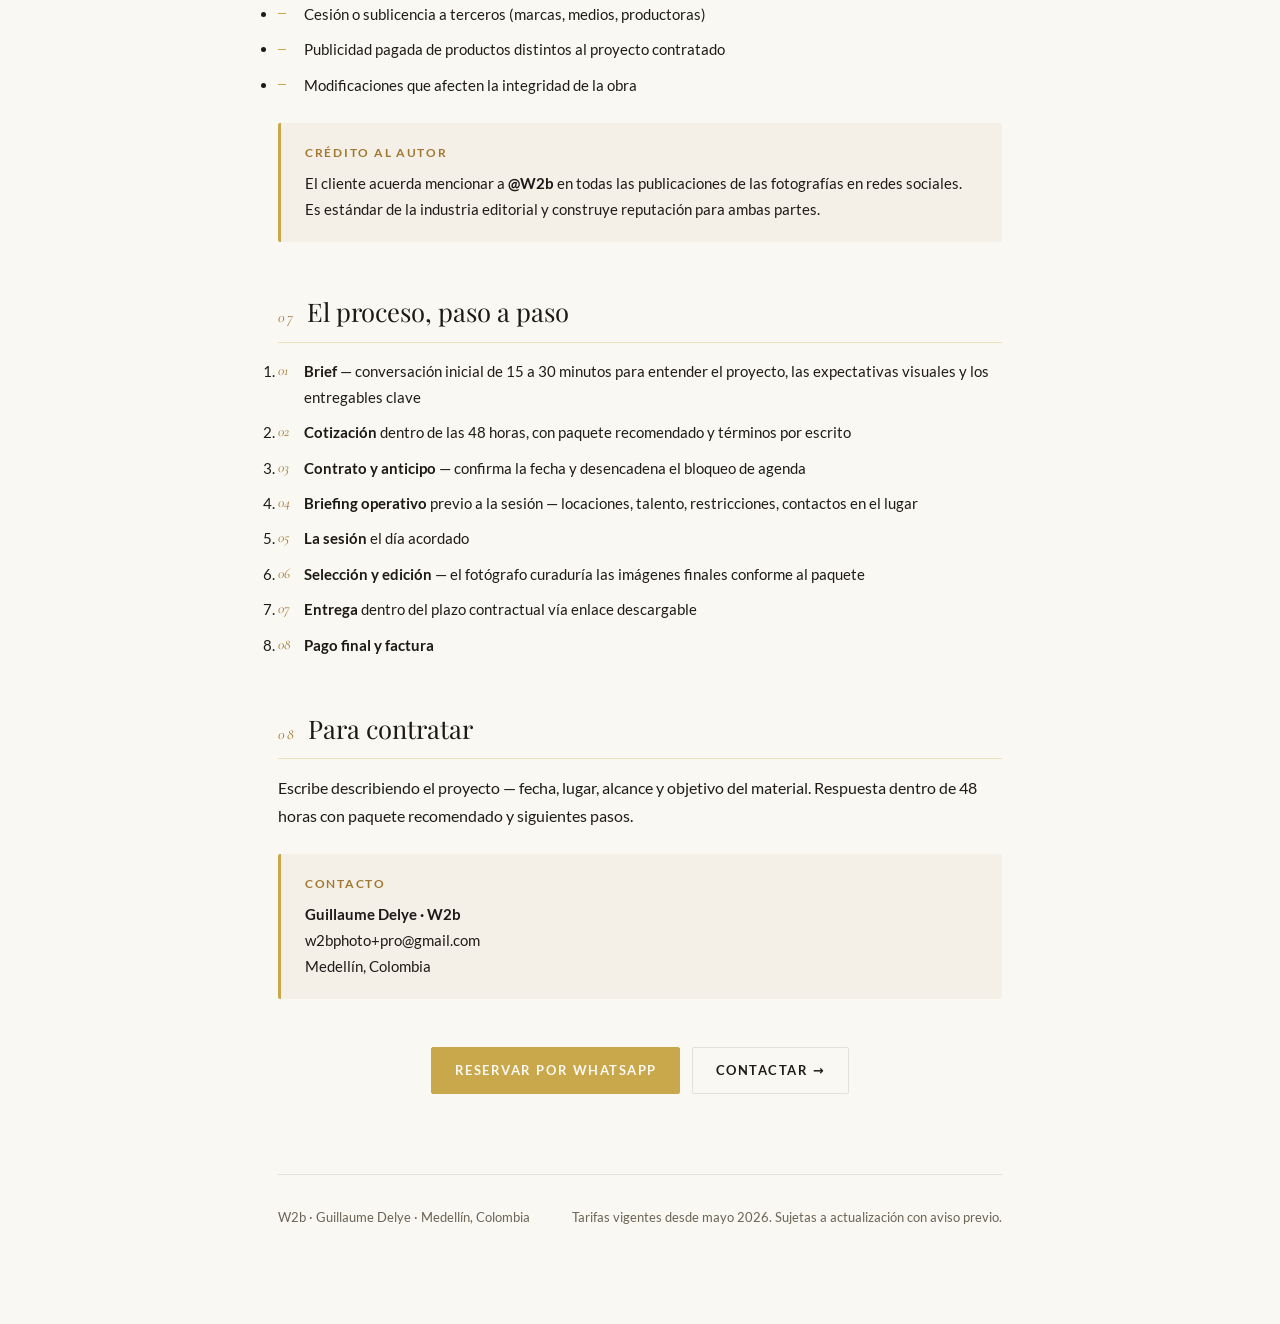
<file: documents/services.html>
<!DOCTYPE html>
<html lang="es">
<head>
  <meta charset="UTF-8">
  <meta name="viewport" content="width=device-width, initial-scale=1.0">
  <link rel="icon" type="image/svg+xml" href="/w2b-pro/favicon.svg">
  <link rel="alternate icon" href="/w2b-pro/favicon-32.png" sizes="32x32">
  <link rel="apple-touch-icon" href="/w2b-pro/apple-touch-icon.png">
  <title>Servicios y tarifas — W2b · Guillaume Delye</title>
  <meta name="description" content="Paquetes y tarifas de fotografía en Medellín — editorial y moda, restaurantes y hostelería, inmobiliaria y Airbnb, eventos y reportaje, retratos. Precios en EUR y COP.">
  <link rel="stylesheet" href="../css/documents.css">
  <style>
    .cat-tabs { display: flex; flex-wrap: wrap; gap: 0.5rem; margin: 1.5rem 0 1.75rem; }
    .cat-tab {
      font: inherit; font-size: 0.85rem; cursor: pointer; background: transparent;
      border: 1px solid #E5E0D8; color: #8A8278; padding: 0.5rem 1.1rem; border-radius: 999px;
      letter-spacing: 0.02em; transition: all 0.18s;
    }
    .cat-tab:hover { color: #1C1917; border-color: #C9A84C; }
    .cat-tab.active { background: #C9A84C; border-color: #C9A84C; color: #fff; }
    .cat-intro { color: #6B6358; margin: 0 0 1.75rem; max-width: 62ch; line-height: 1.6; }
  </style>
  <link rel="canonical" href="https://w2bphotography.com/w2b-pro/documents/services.html">
</head>
<body>

  <!-- Top bar (hidden on print) -->
  <header class="doc-topbar no-print">
    <a href="index.html" class="doc-topbar-brand">W2b<span class="dot"></span>Documentos</a>
    <div class="doc-topbar-actions">
      <div class="lang-switcher" role="group" aria-label="Language">
        <button class="lang-btn active" data-lang="en">EN</button><span class="lang-sep">|</span>
        <button class="lang-btn" data-lang="fr">FR</button><span class="lang-sep">|</span>
        <button class="lang-btn" data-lang="es">ES</button>
      </div>
      <div class="cur-switcher" role="group" aria-label="Currency">
        <button class="cur-btn" data-cur="EUR">€&nbsp;EUR</button><span class="lang-sep">|</span>
        <button class="cur-btn" data-cur="COP">$&nbsp;COP</button>
      </div>
      <a href="index.html" class="btn-doc ghost" data-i18n="srv_back_docs">← Todos los documentos</a>
      <button class="btn-doc primary" onclick="window.print()" data-i18n="srv_download_pdf">Descargar PDF</button>
    </div>
  </header>

  <main class="doc-page">

    <header class="doc-header">
      <p class="doc-eyebrow" data-i18n="srv_eyebrow">Servicios fotográficos · Medellín</p>
      <h1 class="doc-title" data-i18n="srv_title">Tarifas y <em>paquetes.</em></h1>
      <div class="doc-meta">
        <span data-i18n="srv_meta_valid">Vigente desde mayo 2026</span>
        <span data-price="srv_meta_currency">Precios en COP</span>
        <span>W2b · Guillaume Delye</span>
      </div>
    </header>

    <section class="doc-section">
      <p data-i18n="srv_intro">Fotografía editorial de retrato y eventos para la escena cultural y musical de Medellín — pensada para campaña, no para registro. Tres paquetes estándar. Términos claros, entrega predecible, licencia amplia para uso del organizador.</p>

      <div class="doc-quote" data-i18n="srv_quote">
        "Calidad editorial. Tiempos firmes. Términos claros."
      </div>
    </section>

    <section class="doc-section">
      <h2><span class="num">01</span><span data-i18n="srv_s1_h">Los paquetes</span></h2>

      <div class="cat-tabs no-print" id="cat-tabs" role="tablist" aria-label="Categories"></div>
      <p class="cat-intro" id="cat-intro"></p>
      <div class="tier-grid" id="cat-tiers"></div>

      <div class="callout" id="cat-combo" style="display:none;">
        <p class="callout-label" data-i18n="srv_combo_label">Combo recomendado</p>
        <p id="cat-combo-text"></p>
      </div>
    </section>

    <section class="doc-section">
      <h2><span class="num">02</span><span data-i18n="srv_s2_h">Qué incluye cada paquete</span></h2>
      <ul>
        <li data-i18n="srv_s2_li1"><strong>Edición profesional</strong> de cada fotografía entregable — color, exposición, retoque editorial</li>
        <li data-i18n="srv_s2_li2"><strong>Tres formatos por imagen</strong> — vertical (4:5 y 9:16), cuadrado (1:1), horizontal (3:2)</li>
        <li data-i18n="srv_s2_li3"><strong>Entrega digital</strong> en alta resolución vía enlace descargable, válido 60 días</li>
        <li data-i18n="srv_s2_li4"><strong>Tiempos contractuales</strong> — entrega tardía se compensa con descuento de hasta 15%</li>
        <li data-i18n="srv_s2_li5"><strong>Licencia amplia</strong> para uso de marketing del evento contratado y ediciones futuras del mismo evento</li>
        <li data-i18n="srv_s2_li6"><strong>Sin costos ocultos</strong> — los precios son finales para el alcance contratado</li>
      </ul>
    </section>

    <section class="doc-section">
      <h2><span class="num">03</span><span data-i18n="srv_s3_h">Lo que no está incluido</span></h2>
      <p data-i18n="srv_s3_intro">Para mantener los precios claros, los siguientes elementos se cotizan aparte cuando aplican:</p>
      <ul>
        <li data-i18n="srv_s3_li1">Desplazamiento fuera del área metropolitana de Medellín</li>
        <li data-i18n="srv_s3_li2">Sublicencia para uso de patrocinadores o terceras marcas</li>
        <li data-i18n="srv_s3_li3">Uso en publicidad pagada masiva (TV, exterior, banners pagos)</li>
        <li data-i18n="srv_s3_li4">Sesiones adicionales o extensión de horas en el momento</li>
        <li data-i18n="srv_s3_li5">Asistente o segundo fotógrafo, cuando el evento lo requiera</li>
        <li data-i18n="srv_s3_li6">Cesión total de derechos patrimoniales (vs. licencia)</li>
      </ul>
    </section>

    <section class="doc-section">
      <h2><span class="num">04</span><span data-i18n="srv_s4_h">Términos de pago</span></h2>
      <ul>
        <li data-i18n="srv_s4_li1"><strong>50% de anticipo</strong> a la firma del contrato — confirma la fecha en agenda</li>
        <li data-i18n="srv_s4_li2"><strong>50% restante</strong> dentro de los 5 días posteriores a la entrega</li>
        <li data-i18n="srv_s4_li3">Cuenta de cobro emitida a nombre del contratante</li>
        <li data-i18n="srv_s4_li4">Transferencia bancaria, Bancolombia QR o tarjeta vía plataforma</li>
      </ul>
    </section>

    <section class="doc-section">
      <h2><span class="num">05</span><span data-i18n="srv_s5_h">Cancelación</span></h2>
      <p data-i18n="srv_s5_intro">Política escalada — clara y justa para ambas partes:</p>
      <ul>
        <li data-i18n="srv_s5_li1"><strong>Más de 14 días antes:</strong> devolución del 100% del anticipo</li>
        <li data-i18n="srv_s5_li2"><strong>Entre 8 y 14 días:</strong> se retiene el 30% del anticipo</li>
        <li data-i18n="srv_s5_li3"><strong>Entre 3 y 7 días:</strong> se retiene el 70%</li>
        <li data-i18n="srv_s5_li4"><strong>Menos de 72 horas o no-show:</strong> se retiene el 100% y se debe el 50% del saldo</li>
      </ul>
      <p data-i18n="srv_s5_p">En caso de fuerza mayor (orden de autoridad pública, emergencia sanitaria), las partes acuerdan reprogramación sin penalidad.</p>
    </section>

    <section class="doc-section">
      <h2><span class="num">06</span><span data-i18n="srv_s6_h">Licencia y derechos de autor</span></h2>
      <p data-i18n="srv_s6_intro">Las fotografías son obra protegida por la Ley 23 de 1982. El fotógrafo conserva la titularidad. El organizador recibe una licencia amplia para uso propio del evento:</p>

      <h3 data-i18n="srv_s6_h3a">Incluido en la licencia del organizador</h3>
      <ul>
        <li data-i18n="srv_s6_a_li1">Marketing y comunicaciones del evento contratado, sin límite temporal</li>
        <li data-i18n="srv_s6_a_li2">Futuras ediciones del mismo evento, sin costo adicional</li>
        <li data-i18n="srv_s6_a_li3">Redes sociales, sitio web, materiales de prensa propios</li>
        <li data-i18n="srv_s6_a_li4">Presentaciones a patrocinadores y reportes internos</li>
      </ul>

      <h3 data-i18n="srv_s6_h3b">Requiere acuerdo adicional</h3>
      <ul>
        <li data-i18n="srv_s6_b_li1">Cesión o sublicencia a terceros (marcas, medios, productoras)</li>
        <li data-i18n="srv_s6_b_li2">Publicidad pagada de productos distintos al evento mismo</li>
        <li data-i18n="srv_s6_b_li3">Modificaciones que afecten la integridad de la obra</li>
      </ul>

      <div class="callout">
        <p class="callout-label" data-i18n="srv_credit_label">Crédito al autor</p>
        <p data-i18n="srv_credit_text">El organizador acuerda mencionar a <strong>@W2b</strong> en todas las publicaciones de las fotografías en redes sociales. Es estándar de la industria editorial y construye reputación para ambas partes.</p>
      </div>
    </section>

    <section class="doc-section">
      <h2><span class="num">07</span><span data-i18n="srv_s7_h">El proceso, paso a paso</span></h2>
      <ol>
        <li data-i18n="srv_s7_li1"><strong>Brief</strong> — conversación inicial de 15 a 30 minutos para entender el evento, las expectativas visuales y los entregables clave</li>
        <li data-i18n="srv_s7_li2"><strong>Cotización</strong> dentro de las 48 horas, con paquete recomendado y términos por escrito</li>
        <li data-i18n="srv_s7_li3"><strong>Contrato y anticipo</strong> — confirma la fecha y desencadena el bloqueo de agenda</li>
        <li data-i18n="srv_s7_li4"><strong>Briefing operativo</strong> previo al evento — locaciones, talento, restricciones, contactos en el lugar</li>
        <li data-i18n="srv_s7_li5"><strong>Cobertura</strong> el día acordado</li>
        <li data-i18n="srv_s7_li6"><strong>Selección y edición</strong> — el fotógrafo curaduría las imágenes finales conforme al paquete</li>
        <li data-i18n="srv_s7_li7"><strong>Entrega</strong> dentro del plazo contractual vía enlace descargable</li>
        <li data-i18n="srv_s7_li8"><strong>Pago final y factura</strong></li>
      </ol>
    </section>

    <section class="doc-section">
      <h2><span class="num">08</span><span data-i18n="srv_s8_h">Para contratar</span></h2>
      <p data-i18n="srv_s8_p">Escribe describiendo el evento (fecha, lugar, número estimado de asistentes, objetivo del material). Respuesta dentro de 48 horas con paquete recomendado y siguientes pasos.</p>

      <div class="callout">
        <p class="callout-label" data-i18n="srv_contact_label">Contacto</p>
        <p><strong>Guillaume Delye · W2b</strong><br>
        w2bphoto+pro@gmail.com<br>
        Medellín, Colombia</p>
      </div>
    </section>

    <div class="doc-cta no-print" style="text-align:center;margin:3rem 0 1rem;display:flex;gap:.75rem;justify-content:center;flex-wrap:wrap;">
      <a data-i18n-href="wa_link" data-i18n="wa_book" class="btn-doc primary" target="_blank" rel="noopener">Book on WhatsApp</a>
      <a href="../contact.html" class="btn-doc ghost" data-i18n="srv_contact_btn">Contactar →</a>
    </div>

    <footer class="doc-footer">
      <span>W2b · Guillaume Delye · Medellín, Colombia</span>
      <span data-i18n="srv_footer_2">Tarifas vigentes desde mayo 2026. Sujetas a actualización con aviso previo.</span>
    </footer>

  </main>

  <script src="../js/lang.js"></script>
  <script src="../js/services-i18n.js"></script>

  <script>
  /* ════════════════════════════════════════════════════════════════
     SERVICES — category packages (tabbed)
     EDIT FREELY: prices are EUR (international) + COP (local market),
     decoupled like the rest of the pro site. These are DRAFT numbers
     grounded in the homepage "from" rates — confirm before quoting.
     ════════════════════════════════════════════════════════════════ */
  (function () {
    const CAT_ORDER = ["editorial", "hospitality", "realestate", "events", "portraits"];
    const CATEGORIES = {
      editorial: {
        label: { en: "Editorial & Fashion", fr: "Éditorial & Mode", es: "Editorial y Moda" },
        intro: {
          en: "Day-rate editorial and fashion photography — campaign-grade images for lookbooks, press and brand. Concept and styling coordinated on request.",
          fr: "Photographie éditoriale et mode à la journée — des images de niveau campagne pour lookbooks, presse et marque. Direction et stylisme coordonnés sur demande.",
          es: "Fotografía editorial y de moda por jornada — imágenes de nivel campaña para lookbooks, prensa y marca. Dirección y estilismo coordinados a solicitud."
        },
        tiers: [
          { eyebrow: { en: "Half day", fr: "Demi-journée", es: "Media jornada" },
            name: { en: "Editorial essentials", fr: "Éditorial essentiel", es: "Editorial esencial" },
            eur: 700, cop: 1100000, time: { en: "4 h", fr: "4 h", es: "4 h" },
            items: [
              { en: "20–25 edited images", fr: "20–25 images éditées", es: "20–25 imágenes editadas" },
              { en: "One look or location", fr: "Un look ou lieu", es: "Un look o locación" },
              { en: "Delivery in 5 business days", fr: "Livraison sous 5 jours ouvrés", es: "Entrega en 5 días hábiles" },
              { en: "Web + press license", fr: "Licence web + presse", es: "Licencia web + prensa" }
            ] },
          { featured: true, eyebrow: { en: "Full day", fr: "Journée", es: "Jornada" },
            name: { en: "Full editorial day", fr: "Journée éditoriale", es: "Jornada editorial" },
            eur: 1200, cop: 1800000, time: { en: "8 h", fr: "8 h", es: "8 h" },
            items: [
              { en: "40–50 edited images", fr: "40–50 images éditées", es: "40–50 imágenes editadas" },
              { en: "Multiple looks / locations", fr: "Plusieurs looks / lieux", es: "Varios looks / locaciones" },
              { en: "5–8 curated hero selects", fr: "5–8 images hero curatées", es: "5–8 imágenes hero curadas" },
              { en: "Broad brand license", fr: "Licence marque étendue", es: "Licencia de marca amplia" }
            ] },
          { eyebrow: { en: "Campaign", fr: "Campagne", es: "Campaña" },
            name: { en: "Campaign production", fr: "Production campagne", es: "Producción de campaña" },
            eur: 2200, cop: 3500000, time: { en: "full day +", fr: "journée +", es: "jornada +" },
            items: [
              { en: "Concept + styling coordination", fr: "Concept + coordination stylisme", es: "Concepto + coordinación de estilismo" },
              { en: "Full day shoot, team as needed", fr: "Journée complète, équipe au besoin", es: "Jornada completa, equipo según necesidad" },
              { en: "Lookbook + hero edit", fr: "Lookbook + édition hero", es: "Lookbook + edición hero" },
              { en: "Extended usage (paid media negotiable)", fr: "Usage étendu (média payant négociable)", es: "Uso extendido (medios pagos negociable)" }
            ] }
        ]
      },
      hospitality: {
        label: { en: "Restaurants & Hospitality", fr: "Restaurants & Hôtellerie", es: "Restaurantes y Hostelería" },
        intro: {
          en: "Photography for restaurants, bars and hotels — menu, interiors and atmosphere, made to sell the place. Packaged, not by the hour.",
          fr: "Photographie pour restaurants, bars et hôtels — carte, intérieurs et atmosphère, pensée pour vendre le lieu. En forfait, pas à l'heure.",
          es: "Fotografía para restaurantes, bares y hoteles — carta, interiores y atmósfera, pensada para vender el lugar. Por paquete, no por hora."
        },
        tiers: [
          { eyebrow: { en: "Menu", fr: "Carte", es: "Carta" },
            name: { en: "Menu essentials", fr: "Carte essentielle", es: "Carta esencial" },
            eur: 900, cop: 1200000, time: { en: "10–15 dishes", fr: "10–15 plats", es: "10–15 platos" },
            items: [
              { en: "10–15 dishes or spaces", fr: "10–15 plats ou espaces", es: "10–15 platos o espacios" },
              { en: "Consistent editorial light", fr: "Lumière éditoriale homogène", es: "Luz editorial uniforme" },
              { en: "Delivery in 5 business days", fr: "Livraison sous 5 jours ouvrés", es: "Entrega en 5 días hábiles" },
              { en: "Web + delivery-app license", fr: "Licence web + apps de livraison", es: "Licencia web + apps de domicilio" }
            ] },
          { featured: true, eyebrow: { en: "Venue & menu", fr: "Lieu & carte", es: "Local y carta" },
            name: { en: "Venue & menu", fr: "Lieu & carte", es: "Local y carta" },
            eur: 1600, cop: 2000000, time: { en: "~40 images", fr: "~40 images", es: "~40 imágenes" },
            items: [
              { en: "Food, interiors and ambiance", fr: "Plats, intérieurs et ambiance", es: "Platos, interiores y ambiente" },
              { en: "~40 edited images", fr: "~40 images éditées", es: "~40 imágenes editadas" },
              { en: "Shot around your service hours", fr: "Réalisé autour de votre service", es: "Realizado en torno a tu servicio" },
              { en: "Web, print and press license", fr: "Licence web, print et presse", es: "Licencia web, impresa y prensa" }
            ] },
          { eyebrow: { en: "Brand", fr: "Marque", es: "Marca" },
            name: { en: "Hospitality brand", fr: "Marque du lieu", es: "Marca del lugar" },
            eur: 2400, cop: 2500000, time: { en: "full venue story", fr: "histoire complète", es: "historia completa" },
            items: [
              { en: "Full venue story", fr: "Histoire complète du lieu", es: "Historia completa del lugar" },
              { en: "Team and guest portraits", fr: "Portraits équipe et clients", es: "Retratos de equipo y clientes" },
              { en: "Seasonal re-shoot option", fr: "Option de reprise saisonnière", es: "Opción de repetición por temporada" },
              { en: "Broad multi-channel license", fr: "Licence multicanal étendue", es: "Licencia multicanal amplia" }
            ] }
        ]
      },
      realestate: {
        label: { en: "Real Estate & Airbnb", fr: "Immobilier & Airbnb", es: "Inmobiliaria y Airbnb" },
        intro: {
          en: "Photography for properties, short-stays and agencies — interiors, light and flow, made to fill the calendar and close the sale. Packaged per property, not by the hour.",
          fr: "Photographie pour biens, locations courtes et agences — intérieurs, lumière et circulation, pensée pour remplir le calendrier et conclure la vente. En forfait par bien, pas à l'heure.",
          es: "Fotografía para propiedades, estadías cortas y agencias — interiores, luz y recorrido, pensada para llenar el calendario y cerrar la venta. Por paquete por inmueble, no por hora."
        },
        tiers: [
          { eyebrow: { en: "Listing", fr: "Annonce", es: "Aviso" },
            name: { en: "Listing essentials", fr: "Annonce essentielle", es: "Aviso esencial" },
            eur: 280, cop: 400000, time: { en: "1 property · 1.5 h", fr: "1 bien · 1,5 h", es: "1 inmueble · 1.5 h" },
            items: [
              { en: "15–20 edited images", fr: "15–20 images éditées", es: "15–20 imágenes editadas" },
              { en: "Wide shots and key details", fr: "Plans larges et détails clés", es: "Planos amplios y detalles clave" },
              { en: "Delivery in 72 hours", fr: "Livraison en 72 heures", es: "Entrega en 72 horas" },
              { en: "Portals + Airbnb license", fr: "Licence portails + Airbnb", es: "Licencia portales + Airbnb" }
            ] },
          { featured: true, eyebrow: { en: "Property", fr: "Bien", es: "Inmueble" },
            name: { en: "Property feature", fr: "Bien en vedette", es: "Inmueble destacado" },
            eur: 600, cop: 750000, time: { en: "~35 images", fr: "~35 images", es: "~35 imágenes" },
            items: [
              { en: "Full property, interior and exterior", fr: "Bien complet, intérieur et extérieur", es: "Inmueble completo, interior y exterior" },
              { en: "~35 edited images", fr: "~35 images éditées", es: "~35 imágenes editadas" },
              { en: "Twilight exterior + vertical clips for social", fr: "Extérieur au crépuscule + clips verticaux pour les réseaux", es: "Exterior al atardecer + clips verticales para redes" },
              { en: "Web, portals and agency license", fr: "Licence web, portails et agence", es: "Licencia web, portales y agencia" }
            ] },
          { eyebrow: { en: "Host kit", fr: "Kit hôte", es: "Kit anfitrión" },
            name: { en: "Host & brand kit", fr: "Kit hôte & marque", es: "Kit anfitrión y marca" },
            eur: 1100, cop: 1300000, time: { en: "half day", fr: "demi-journée", es: "media jornada" },
            items: [
              { en: "Property, amenities and neighbourhood story", fr: "Bien, services et histoire du quartier", es: "Inmueble, amenidades e historia del barrio" },
              { en: "Reels verticals + host portrait", fr: "Verticaux pour Reels + portrait de l'hôte", es: "Verticales para Reels + retrato del anfitrión" },
              { en: "Seasonal re-shoot option", fr: "Option de reprise saisonnière", es: "Opción de repetición por temporada" },
              { en: "Broad multi-channel license", fr: "Licence multicanal étendue", es: "Licencia multicanal amplia" }
            ] }
        ],
        combo: {
          en: "Two or more properties shot the same day at 15% off per property — ideal for agencies and multi-unit hosts.",
          fr: "Deux biens ou plus le même jour avec 15% de remise par bien — idéal pour agences et hôtes multi-logements.",
          es: "Dos o más inmuebles el mismo día con 15% de descuento por inmueble — ideal para agencias y anfitriones de varias unidades."
        }
      },
      events: {
        label: { en: "Events & Reportage", fr: "Événements & Reportage", es: "Eventos y Reportaje" },
        intro: {
          en: "Editorial event coverage for Medellín's cultural and music scene — made for campaign, not just record. Three standard packages.",
          fr: "Couverture éditoriale d'événements pour la scène culturelle et musicale de Medellín — pensée pour la campagne, pas seulement l'archive. Trois forfaits standard.",
          es: "Cobertura editorial de eventos para la escena cultural y musical de Medellín — pensada para campaña, no solo registro. Tres paquetes estándar."
        },
        tiers: [
          { eyebrow: { en: "Hero Imagery", fr: "Hero Imagery", es: "Hero Imagery" },
            name: { en: "Curated coverage", fr: "Couverture curatée", es: "Cobertura curada" },
            eur: 300, cop: 450000, time: { en: "1.5–2 h", fr: "1,5–2 h", es: "1.5–2 h" },
            items: [
              { en: "15–20 edited photographs", fr: "15–20 photographies éditées", es: "15–20 fotografías editadas" },
              { en: "Delivery in 72 hours", fr: "Livraison en 72 heures", es: "Entrega en 72 horas" },
              { en: "Vertical, square and 3:2 formats", fr: "Formats vertical, carré et 3:2", es: "Formatos vertical, cuadrado y 3:2" },
              { en: "Ideal for listings and social", fr: "Idéal pour annonces et réseaux", es: "Ideal para listados y redes" }
            ] },
          { featured: true, eyebrow: { en: "Editorial Coverage", fr: "Couverture éditoriale", es: "Cobertura Editorial" },
            name: { en: "Full narrative arc", fr: "Arc narratif complet", es: "Arco narrativo completo" },
            eur: 700, cop: 1100000, time: { en: "3–5 h", fr: "3–5 h", es: "3–5 h" },
            items: [
              { en: "40–60 edited photographs", fr: "40–60 photographies éditées", es: "40–60 fotografías editadas" },
              { en: "Delivery in 5 business days", fr: "Livraison sous 5 jours ouvrés", es: "Entrega en 5 días hábiles" },
              { en: "5–8 curated hero images", fr: "5–8 images hero curatées", es: "5–8 imágenes hero curadas" },
              { en: "Portraits, atmosphere, crowd", fr: "Portraits, atmosphère, public", es: "Retratos, atmósfera, público" }
            ] },
          { eyebrow: { en: "Pre-Event Session", fr: "Séance pré-événement", es: "Sesión Pre-Evento" },
            name: { en: "Campaign portrait", fr: "Portrait de campagne", es: "Retrato de campaña" },
            eur: 420, cop: 650000, time: { en: "1–2 h", fr: "1–2 h", es: "1–2 h" },
            items: [
              { en: "10–15 edited portraits", fr: "10–15 portraits édités", es: "10–15 retratos editados" },
              { en: "Delivery in 5 business days", fr: "Livraison sous 5 jours ouvrés", es: "Entrega en 5 días hábiles" },
              { en: "Campaign-ready material", fr: "Matériel prêt pour campagne", es: "Material campaign-ready" },
              { en: "Alone or combined with coverage", fr: "Seule ou avec la couverture", es: "Sola o combinada con cobertura" }
            ] }
        ],
        combo: {
          en: "Pre-Event Session + Editorial Coverage at 10% off the total — arrive with publish-ready material before and during the event.",
          fr: "Séance pré-événement + Couverture éditoriale avec 10% de remise sur le total — du matériel prêt à publier avant et pendant l'événement.",
          es: "Sesión Pre-Evento + Cobertura Editorial con 10% de descuento sobre la suma — material listo para publicar antes y durante el evento."
        }
      },
      portraits: {
        label: { en: "Portraits", fr: "Portraits", es: "Retratos" },
        intro: {
          en: "Editorial portraits for artists, founders and brands — a face made for press and campaign, not a headshot mill.",
          fr: "Portraits éditoriaux pour artistes, fondateurs et marques — un visage pensé pour la presse et la campagne, pas du portrait à la chaîne.",
          es: "Retratos editoriales para artistas, fundadores y marcas — un rostro pensado para prensa y campaña, no retrato en serie."
        },
        tiers: [
          { eyebrow: { en: "Personal", fr: "Personnel", es: "Personal" },
            name: { en: "Personal brand", fr: "Marque personnelle", es: "Marca personal" },
            eur: 350, cop: 550000, time: { en: "1 h · 1 look", fr: "1 h · 1 look", es: "1 h · 1 look" },
            items: [
              { en: "10 edited portraits", fr: "10 portraits édités", es: "10 retratos editados" },
              { en: "One look, one location", fr: "Un look, un lieu", es: "Un look, una locación" },
              { en: "Delivery in 5 business days", fr: "Livraison sous 5 jours ouvrés", es: "Entrega en 5 días hábiles" },
              { en: "Web + social license", fr: "Licence web + réseaux", es: "Licencia web + redes" }
            ] },
          { featured: true, eyebrow: { en: "Editorial", fr: "Éditorial", es: "Editorial" },
            name: { en: "Editorial portrait", fr: "Portrait éditorial", es: "Retrato editorial" },
            eur: 600, cop: 900000, time: { en: "2 h · 2–3 looks", fr: "2 h · 2–3 looks", es: "2 h · 2–3 looks" },
            items: [
              { en: "15–20 edited portraits", fr: "15–20 portraits édités", es: "15–20 retratos editados" },
              { en: "Two to three looks", fr: "Deux à trois looks", es: "Dos o tres looks" },
              { en: "Light retouch included", fr: "Retouche légère incluse", es: "Retoque ligero incluido" },
              { en: "Web, print and press license", fr: "Licence web, print et presse", es: "Licencia web, impresa y prensa" }
            ] },
          { eyebrow: { en: "Campaign", fr: "Campagne", es: "Campaña" },
            name: { en: "Campaign portrait", fr: "Portrait de campagne", es: "Retrato de campaña" },
            eur: 1100, cop: 1600000, time: { en: "half day", fr: "demi-journée", es: "media jornada" },
            items: [
              { en: "Multiple subjects or team", fr: "Plusieurs sujets ou équipe", es: "Varios sujetos o equipo" },
              { en: "Half-day session", fr: "Séance d'une demi-journée", es: "Sesión de media jornada" },
              { en: "Hero selects + variations", fr: "Sélections hero + variations", es: "Selecciones hero + variaciones" },
              { en: "Broad brand license", fr: "Licence marque étendue", es: "Licencia de marca amplia" }
            ] }
        ]
      }
    };

    let current = CAT_ORDER[0];
    const lang = () => localStorage.getItem('w2b_lang') || document.documentElement.lang || 'es';
    const cur  = () => localStorage.getItem('w2b_currency') || (lang() === 'es' ? 'COP' : 'EUR');
    const tr   = (o) => (o && (o[lang()] || o.en)) || '';
    const price = (t) => cur() === 'COP'
      ? '$' + t.cop.toLocaleString('es-CO')
      : '€' + t.eur.toLocaleString('en-US');

    const tabsEl  = document.getElementById('cat-tabs');
    const introEl = document.getElementById('cat-intro');
    const tiersEl = document.getElementById('cat-tiers');
    const comboEl = document.getElementById('cat-combo');
    const comboTx = document.getElementById('cat-combo-text');

    function buildTabs() {
      tabsEl.innerHTML = CAT_ORDER.map(k =>
        '<button class="cat-tab' + (k === current ? ' active' : '') + '" role="tab" data-cat="' + k + '">' +
        tr(CATEGORIES[k].label) + '</button>'
      ).join('');
    }

    function render() {
      const c = CATEGORIES[current];
      introEl.textContent = tr(c.intro);
      tiersEl.innerHTML = c.tiers.map(t =>
        '<article class="tier-card' + (t.featured ? ' featured' : '') + '">' +
          '<p class="tier-eyebrow">' + tr(t.eyebrow) + '</p>' +
          '<h3 class="tier-name">' + tr(t.name) + '</h3>' +
          '<p class="tier-price">' + price(t) + '</p>' +
          '<p class="tier-unit">' + cur() + ' · ' + tr(t.time) + '</p>' +
          '<ul>' + t.items.map(it => '<li>' + tr(it) + '</li>').join('') + '</ul>' +
        '</article>'
      ).join('');
      if (c.combo) { comboEl.style.display = ''; comboTx.textContent = tr(c.combo); }
      else { comboEl.style.display = 'none'; }
    }

    function refresh() { buildTabs(); render(); }

    tabsEl.addEventListener('click', e => {
      const b = e.target.closest('.cat-tab');
      if (!b) return;
      current = b.dataset.cat;
      refresh();
    });
    // Re-render dynamic packages when language or currency changes
    document.querySelectorAll('.lang-btn, .cur-btn').forEach(b =>
      b.addEventListener('click', () => setTimeout(refresh, 0)));

    refresh();
  })();
  </script>

</body>
</html>
</file>
<file: css/fonts.css>
/* Self-hosted fonts (Google Fonts, OFL) — no third-party requests, GDPR-safe. Generated. */
@font-face {font-family: 'Fraunces'; font-style: italic; font-weight: 400; font-display: swap; src: url(../fonts/fraunces-400-italic-latin-ext.woff2) format('woff2'); unicode-range: U+0100-02BA, U+02BD-02C5, U+02C7-02CC, U+02CE-02D7, U+02DD-02FF, U+0304, U+0308, U+0329, U+1D00-1DBF, U+1E00-1E9F, U+1EF2-1EFF, U+2020, U+20A0-20AB, U+20AD-20C0, U+2113, U+2C60-2C7F, U+A720-A7FF;}
@font-face {font-family: 'Fraunces'; font-style: italic; font-weight: 400; font-display: swap; src: url(../fonts/fraunces-400-italic-latin.woff2) format('woff2'); unicode-range: U+0000-00FF, U+0131, U+0152-0153, U+02BB-02BC, U+02C6, U+02DA, U+02DC, U+0304, U+0308, U+0329, U+2000-206F, U+20AC, U+2122, U+2191, U+2193, U+2212, U+2215, U+FEFF, U+FFFD;}
@font-face {font-family: 'Fraunces'; font-style: normal; font-weight: 300; font-display: swap; src: url(../fonts/fraunces-300-latin-ext.woff2) format('woff2'); unicode-range: U+0100-02BA, U+02BD-02C5, U+02C7-02CC, U+02CE-02D7, U+02DD-02FF, U+0304, U+0308, U+0329, U+1D00-1DBF, U+1E00-1E9F, U+1EF2-1EFF, U+2020, U+20A0-20AB, U+20AD-20C0, U+2113, U+2C60-2C7F, U+A720-A7FF;}
@font-face {font-family: 'Fraunces'; font-style: normal; font-weight: 300; font-display: swap; src: url(../fonts/fraunces-300-latin.woff2) format('woff2'); unicode-range: U+0000-00FF, U+0131, U+0152-0153, U+02BB-02BC, U+02C6, U+02DA, U+02DC, U+0304, U+0308, U+0329, U+2000-206F, U+20AC, U+2122, U+2191, U+2193, U+2212, U+2215, U+FEFF, U+FFFD;}
@font-face {font-family: 'Fraunces'; font-style: normal; font-weight: 400; font-display: swap; src: url(../fonts/fraunces-400-latin-ext.woff2) format('woff2'); unicode-range: U+0100-02BA, U+02BD-02C5, U+02C7-02CC, U+02CE-02D7, U+02DD-02FF, U+0304, U+0308, U+0329, U+1D00-1DBF, U+1E00-1E9F, U+1EF2-1EFF, U+2020, U+20A0-20AB, U+20AD-20C0, U+2113, U+2C60-2C7F, U+A720-A7FF;}
@font-face {font-family: 'Fraunces'; font-style: normal; font-weight: 400; font-display: swap; src: url(../fonts/fraunces-400-latin.woff2) format('woff2'); unicode-range: U+0000-00FF, U+0131, U+0152-0153, U+02BB-02BC, U+02C6, U+02DA, U+02DC, U+0304, U+0308, U+0329, U+2000-206F, U+20AC, U+2122, U+2191, U+2193, U+2212, U+2215, U+FEFF, U+FFFD;}
@font-face {font-family: 'Fraunces'; font-style: normal; font-weight: 500; font-display: swap; src: url(../fonts/fraunces-500-latin-ext.woff2) format('woff2'); unicode-range: U+0100-02BA, U+02BD-02C5, U+02C7-02CC, U+02CE-02D7, U+02DD-02FF, U+0304, U+0308, U+0329, U+1D00-1DBF, U+1E00-1E9F, U+1EF2-1EFF, U+2020, U+20A0-20AB, U+20AD-20C0, U+2113, U+2C60-2C7F, U+A720-A7FF;}
@font-face {font-family: 'Fraunces'; font-style: normal; font-weight: 500; font-display: swap; src: url(../fonts/fraunces-500-latin.woff2) format('woff2'); unicode-range: U+0000-00FF, U+0131, U+0152-0153, U+02BB-02BC, U+02C6, U+02DA, U+02DC, U+0304, U+0308, U+0329, U+2000-206F, U+20AC, U+2122, U+2191, U+2193, U+2212, U+2215, U+FEFF, U+FFFD;}
@font-face {font-family: 'Instrument Sans'; font-style: normal; font-weight: 400; font-stretch: 100%; font-display: swap; src: url(../fonts/instrument-sans-400-latin-ext.woff2) format('woff2'); unicode-range: U+0100-02BA, U+02BD-02C5, U+02C7-02CC, U+02CE-02D7, U+02DD-02FF, U+0304, U+0308, U+0329, U+1D00-1DBF, U+1E00-1E9F, U+1EF2-1EFF, U+2020, U+20A0-20AB, U+20AD-20C0, U+2113, U+2C60-2C7F, U+A720-A7FF;}
@font-face {font-family: 'Instrument Sans'; font-style: normal; font-weight: 400; font-stretch: 100%; font-display: swap; src: url(../fonts/instrument-sans-400-latin.woff2) format('woff2'); unicode-range: U+0000-00FF, U+0131, U+0152-0153, U+02BB-02BC, U+02C6, U+02DA, U+02DC, U+0304, U+0308, U+0329, U+2000-206F, U+20AC, U+2122, U+2191, U+2193, U+2212, U+2215, U+FEFF, U+FFFD;}
@font-face {font-family: 'Instrument Sans'; font-style: normal; font-weight: 500; font-stretch: 100%; font-display: swap; src: url(../fonts/instrument-sans-500-latin-ext.woff2) format('woff2'); unicode-range: U+0100-02BA, U+02BD-02C5, U+02C7-02CC, U+02CE-02D7, U+02DD-02FF, U+0304, U+0308, U+0329, U+1D00-1DBF, U+1E00-1E9F, U+1EF2-1EFF, U+2020, U+20A0-20AB, U+20AD-20C0, U+2113, U+2C60-2C7F, U+A720-A7FF;}
@font-face {font-family: 'Instrument Sans'; font-style: normal; font-weight: 500; font-stretch: 100%; font-display: swap; src: url(../fonts/instrument-sans-500-latin.woff2) format('woff2'); unicode-range: U+0000-00FF, U+0131, U+0152-0153, U+02BB-02BC, U+02C6, U+02DA, U+02DC, U+0304, U+0308, U+0329, U+2000-206F, U+20AC, U+2122, U+2191, U+2193, U+2212, U+2215, U+FEFF, U+FFFD;}
@font-face {font-family: 'Instrument Sans'; font-style: normal; font-weight: 600; font-stretch: 100%; font-display: swap; src: url(../fonts/instrument-sans-600-latin-ext.woff2) format('woff2'); unicode-range: U+0100-02BA, U+02BD-02C5, U+02C7-02CC, U+02CE-02D7, U+02DD-02FF, U+0304, U+0308, U+0329, U+1D00-1DBF, U+1E00-1E9F, U+1EF2-1EFF, U+2020, U+20A0-20AB, U+20AD-20C0, U+2113, U+2C60-2C7F, U+A720-A7FF;}
@font-face {font-family: 'Instrument Sans'; font-style: normal; font-weight: 600; font-stretch: 100%; font-display: swap; src: url(../fonts/instrument-sans-600-latin.woff2) format('woff2'); unicode-range: U+0000-00FF, U+0131, U+0152-0153, U+02BB-02BC, U+02C6, U+02DA, U+02DC, U+0304, U+0308, U+0329, U+2000-206F, U+20AC, U+2122, U+2191, U+2193, U+2212, U+2215, U+FEFF, U+FFFD;}
@font-face {font-family: 'Space Mono'; font-style: normal; font-weight: 400; font-display: swap; src: url(../fonts/space-mono-400-latin-ext.woff2) format('woff2'); unicode-range: U+0100-02BA, U+02BD-02C5, U+02C7-02CC, U+02CE-02D7, U+02DD-02FF, U+0304, U+0308, U+0329, U+1D00-1DBF, U+1E00-1E9F, U+1EF2-1EFF, U+2020, U+20A0-20AB, U+20AD-20C0, U+2113, U+2C60-2C7F, U+A720-A7FF;}
@font-face {font-family: 'Space Mono'; font-style: normal; font-weight: 400; font-display: swap; src: url(../fonts/space-mono-400-latin.woff2) format('woff2'); unicode-range: U+0000-00FF, U+0131, U+0152-0153, U+02BB-02BC, U+02C6, U+02DA, U+02DC, U+0304, U+0308, U+0329, U+2000-206F, U+20AC, U+2122, U+2191, U+2193, U+2212, U+2215, U+FEFF, U+FFFD;}
@font-face {font-family: 'Space Mono'; font-style: normal; font-weight: 700; font-display: swap; src: url(../fonts/space-mono-700-latin-ext.woff2) format('woff2'); unicode-range: U+0100-02BA, U+02BD-02C5, U+02C7-02CC, U+02CE-02D7, U+02DD-02FF, U+0304, U+0308, U+0329, U+1D00-1DBF, U+1E00-1E9F, U+1EF2-1EFF, U+2020, U+20A0-20AB, U+20AD-20C0, U+2113, U+2C60-2C7F, U+A720-A7FF;}
@font-face {font-family: 'Space Mono'; font-style: normal; font-weight: 700; font-display: swap; src: url(../fonts/space-mono-700-latin.woff2) format('woff2'); unicode-range: U+0000-00FF, U+0131, U+0152-0153, U+02BB-02BC, U+02C6, U+02DA, U+02DC, U+0304, U+0308, U+0329, U+2000-206F, U+20AC, U+2122, U+2191, U+2193, U+2212, U+2215, U+FEFF, U+FFFD;}
/* Self-hosted fonts (Google Fonts, OFL) — no third-party requests, GDPR-safe. Generated. */
@font-face {font-family: 'Cormorant Garamond'; font-style: italic; font-weight: 300; font-display: swap; src: url(../fonts/cormorant-garamond-300-italic-latin-ext.woff2) format('woff2'); unicode-range: U+0100-02BA, U+02BD-02C5, U+02C7-02CC, U+02CE-02D7, U+02DD-02FF, U+0304, U+0308, U+0329, U+1D00-1DBF, U+1E00-1E9F, U+1EF2-1EFF, U+2020, U+20A0-20AB, U+20AD-20C0, U+2113, U+2C60-2C7F, U+A720-A7FF;}
@font-face {font-family: 'Cormorant Garamond'; font-style: italic; font-weight: 300; font-display: swap; src: url(../fonts/cormorant-garamond-300-italic-latin.woff2) format('woff2'); unicode-range: U+0000-00FF, U+0131, U+0152-0153, U+02BB-02BC, U+02C6, U+02DA, U+02DC, U+0304, U+0308, U+0329, U+2000-206F, U+20AC, U+2122, U+2191, U+2193, U+2212, U+2215, U+FEFF, U+FFFD;}
@font-face {font-family: 'Cormorant Garamond'; font-style: italic; font-weight: 400; font-display: swap; src: url(../fonts/cormorant-garamond-400-italic-latin-ext.woff2) format('woff2'); unicode-range: U+0100-02BA, U+02BD-02C5, U+02C7-02CC, U+02CE-02D7, U+02DD-02FF, U+0304, U+0308, U+0329, U+1D00-1DBF, U+1E00-1E9F, U+1EF2-1EFF, U+2020, U+20A0-20AB, U+20AD-20C0, U+2113, U+2C60-2C7F, U+A720-A7FF;}
@font-face {font-family: 'Cormorant Garamond'; font-style: italic; font-weight: 400; font-display: swap; src: url(../fonts/cormorant-garamond-400-italic-latin.woff2) format('woff2'); unicode-range: U+0000-00FF, U+0131, U+0152-0153, U+02BB-02BC, U+02C6, U+02DA, U+02DC, U+0304, U+0308, U+0329, U+2000-206F, U+20AC, U+2122, U+2191, U+2193, U+2212, U+2215, U+FEFF, U+FFFD;}
@font-face {font-family: 'Cormorant Garamond'; font-style: normal; font-weight: 300; font-display: swap; src: url(../fonts/cormorant-garamond-300-latin-ext.woff2) format('woff2'); unicode-range: U+0100-02BA, U+02BD-02C5, U+02C7-02CC, U+02CE-02D7, U+02DD-02FF, U+0304, U+0308, U+0329, U+1D00-1DBF, U+1E00-1E9F, U+1EF2-1EFF, U+2020, U+20A0-20AB, U+20AD-20C0, U+2113, U+2C60-2C7F, U+A720-A7FF;}
@font-face {font-family: 'Cormorant Garamond'; font-style: normal; font-weight: 300; font-display: swap; src: url(../fonts/cormorant-garamond-300-latin.woff2) format('woff2'); unicode-range: U+0000-00FF, U+0131, U+0152-0153, U+02BB-02BC, U+02C6, U+02DA, U+02DC, U+0304, U+0308, U+0329, U+2000-206F, U+20AC, U+2122, U+2191, U+2193, U+2212, U+2215, U+FEFF, U+FFFD;}
@font-face {font-family: 'Cormorant Garamond'; font-style: normal; font-weight: 400; font-display: swap; src: url(../fonts/cormorant-garamond-400-latin-ext.woff2) format('woff2'); unicode-range: U+0100-02BA, U+02BD-02C5, U+02C7-02CC, U+02CE-02D7, U+02DD-02FF, U+0304, U+0308, U+0329, U+1D00-1DBF, U+1E00-1E9F, U+1EF2-1EFF, U+2020, U+20A0-20AB, U+20AD-20C0, U+2113, U+2C60-2C7F, U+A720-A7FF;}
@font-face {font-family: 'Cormorant Garamond'; font-style: normal; font-weight: 400; font-display: swap; src: url(../fonts/cormorant-garamond-400-latin.woff2) format('woff2'); unicode-range: U+0000-00FF, U+0131, U+0152-0153, U+02BB-02BC, U+02C6, U+02DA, U+02DC, U+0304, U+0308, U+0329, U+2000-206F, U+20AC, U+2122, U+2191, U+2193, U+2212, U+2215, U+FEFF, U+FFFD;}
@font-face {font-family: 'Lato'; font-style: normal; font-weight: 300; font-display: swap; src: url(../fonts/lato-300-latin-ext.woff2) format('woff2'); unicode-range: U+0100-02BA, U+02BD-02C5, U+02C7-02CC, U+02CE-02D7, U+02DD-02FF, U+0304, U+0308, U+0329, U+1D00-1DBF, U+1E00-1E9F, U+1EF2-1EFF, U+2020, U+20A0-20AB, U+20AD-20C0, U+2113, U+2C60-2C7F, U+A720-A7FF;}
@font-face {font-family: 'Lato'; font-style: normal; font-weight: 300; font-display: swap; src: url(../fonts/lato-300-latin.woff2) format('woff2'); unicode-range: U+0000-00FF, U+0131, U+0152-0153, U+02BB-02BC, U+02C6, U+02DA, U+02DC, U+0304, U+0308, U+0329, U+2000-206F, U+20AC, U+2122, U+2191, U+2193, U+2212, U+2215, U+FEFF, U+FFFD;}
@font-face {font-family: 'Lato'; font-style: normal; font-weight: 400; font-display: swap; src: url(../fonts/lato-400-latin-ext.woff2) format('woff2'); unicode-range: U+0100-02BA, U+02BD-02C5, U+02C7-02CC, U+02CE-02D7, U+02DD-02FF, U+0304, U+0308, U+0329, U+1D00-1DBF, U+1E00-1E9F, U+1EF2-1EFF, U+2020, U+20A0-20AB, U+20AD-20C0, U+2113, U+2C60-2C7F, U+A720-A7FF;}
@font-face {font-family: 'Lato'; font-style: normal; font-weight: 400; font-display: swap; src: url(../fonts/lato-400-latin.woff2) format('woff2'); unicode-range: U+0000-00FF, U+0131, U+0152-0153, U+02BB-02BC, U+02C6, U+02DA, U+02DC, U+0304, U+0308, U+0329, U+2000-206F, U+20AC, U+2122, U+2191, U+2193, U+2212, U+2215, U+FEFF, U+FFFD;}
@font-face {font-family: 'Lato'; font-style: normal; font-weight: 700; font-display: swap; src: url(../fonts/lato-700-latin-ext.woff2) format('woff2'); unicode-range: U+0100-02BA, U+02BD-02C5, U+02C7-02CC, U+02CE-02D7, U+02DD-02FF, U+0304, U+0308, U+0329, U+1D00-1DBF, U+1E00-1E9F, U+1EF2-1EFF, U+2020, U+20A0-20AB, U+20AD-20C0, U+2113, U+2C60-2C7F, U+A720-A7FF;}
@font-face {font-family: 'Lato'; font-style: normal; font-weight: 700; font-display: swap; src: url(../fonts/lato-700-latin.woff2) format('woff2'); unicode-range: U+0000-00FF, U+0131, U+0152-0153, U+02BB-02BC, U+02C6, U+02DA, U+02DC, U+0304, U+0308, U+0329, U+2000-206F, U+20AC, U+2122, U+2191, U+2193, U+2212, U+2215, U+FEFF, U+FFFD;}
@font-face {font-family: 'Playfair Display'; font-style: italic; font-weight: 400; font-display: swap; src: url(../fonts/playfair-display-400-italic-latin-ext.woff2) format('woff2'); unicode-range: U+0100-02BA, U+02BD-02C5, U+02C7-02CC, U+02CE-02D7, U+02DD-02FF, U+0304, U+0308, U+0329, U+1D00-1DBF, U+1E00-1E9F, U+1EF2-1EFF, U+2020, U+20A0-20AB, U+20AD-20C0, U+2113, U+2C60-2C7F, U+A720-A7FF;}
@font-face {font-family: 'Playfair Display'; font-style: italic; font-weight: 400; font-display: swap; src: url(../fonts/playfair-display-400-italic-latin.woff2) format('woff2'); unicode-range: U+0000-00FF, U+0131, U+0152-0153, U+02BB-02BC, U+02C6, U+02DA, U+02DC, U+0304, U+0308, U+0329, U+2000-206F, U+20AC, U+2122, U+2191, U+2193, U+2212, U+2215, U+FEFF, U+FFFD;}
@font-face {font-family: 'Playfair Display'; font-style: normal; font-weight: 400; font-display: swap; src: url(../fonts/playfair-display-400-latin-ext.woff2) format('woff2'); unicode-range: U+0100-02BA, U+02BD-02C5, U+02C7-02CC, U+02CE-02D7, U+02DD-02FF, U+0304, U+0308, U+0329, U+1D00-1DBF, U+1E00-1E9F, U+1EF2-1EFF, U+2020, U+20A0-20AB, U+20AD-20C0, U+2113, U+2C60-2C7F, U+A720-A7FF;}
@font-face {font-family: 'Playfair Display'; font-style: normal; font-weight: 400; font-display: swap; src: url(../fonts/playfair-display-400-latin.woff2) format('woff2'); unicode-range: U+0000-00FF, U+0131, U+0152-0153, U+02BB-02BC, U+02C6, U+02DA, U+02DC, U+0304, U+0308, U+0329, U+2000-206F, U+20AC, U+2122, U+2191, U+2193, U+2212, U+2215, U+FEFF, U+FFFD;}
@font-face {font-family: 'Playfair Display'; font-style: normal; font-weight: 600; font-display: swap; src: url(../fonts/playfair-display-600-latin-ext.woff2) format('woff2'); unicode-range: U+0100-02BA, U+02BD-02C5, U+02C7-02CC, U+02CE-02D7, U+02DD-02FF, U+0304, U+0308, U+0329, U+1D00-1DBF, U+1E00-1E9F, U+1EF2-1EFF, U+2020, U+20A0-20AB, U+20AD-20C0, U+2113, U+2C60-2C7F, U+A720-A7FF;}
@font-face {font-family: 'Playfair Display'; font-style: normal; font-weight: 600; font-display: swap; src: url(../fonts/playfair-display-600-latin.woff2) format('woff2'); unicode-range: U+0000-00FF, U+0131, U+0152-0153, U+02BB-02BC, U+02C6, U+02DA, U+02DC, U+0304, U+0308, U+0329, U+2000-206F, U+20AC, U+2122, U+2191, U+2193, U+2212, U+2215, U+FEFF, U+FFFD;}
</file>
<file: css/site.css>
/* ============================================================
   Guillaume Delye — pro site redesign · DA "dark cinematic"
   Palette derived from the photos (near-black ground, amber, bone)
   ============================================================ */
:root{
  --ground:#100D0A; --ground-2:#17130E; --raise:#1E1811;
  --bone:#ECE5D8; --bone-dim:#A2967F; --bone-faint:#6E6455;
  --amber:#C6924E; --amber-bright:#E0A85C; --steel:#5B6E7E;
  --line:rgba(236,229,216,.14); --line-soft:rgba(236,229,216,.08);
  --rail: clamp(9.5rem, 12vw, 13rem);
  --shadow-txt: 0 2px 18px rgba(0,0,0,.55);
}
*{box-sizing:border-box;margin:0;padding:0}
html{-webkit-text-size-adjust:100%;scroll-behavior:smooth}
body{
  background:
    radial-gradient(58% 48% at 84% 4%, rgba(198,146,78,.13), transparent 60%),
    radial-gradient(52% 46% at 6% 96%, rgba(91,110,126,.12), transparent 60%),
    radial-gradient(70% 60% at 50% 122%, rgba(122,86,46,.11), transparent 58%),
    radial-gradient(40% 34% at 70% 60%, rgba(198,146,78,.05), transparent 62%),
    var(--ground);
  background-attachment:fixed;
  color:var(--bone);font:400 clamp(1rem,.95rem+.3vw,1.08rem)/1.6 "Instrument Sans",system-ui,sans-serif;-webkit-font-smoothing:antialiased;overflow-x:hidden}
::selection{background:var(--amber);color:#140f08}
img{display:block;max-width:100%}
a{color:inherit;text-decoration:none}
.fr{font-family:"Fraunces",Georgia,serif}
.mo{font-family:"Space Mono",ui-monospace,monospace}
.meta{font-family:"Space Mono",monospace;font-size:.78rem;letter-spacing:.14em;text-transform:uppercase;color:var(--bone-dim)}
.wrap{max-width:80rem;margin:0 auto;padding:0 clamp(1.2rem,4vw,3rem)}

/* content offset for the right rail (desktop) */
.page{padding-right:var(--rail)}
@media (max-width:860px){.page{padding-right:0;padding-top:3.6rem}}

/* ---------- RIGHT SIDE RAIL ---------- */
.rail{position:fixed;top:0;right:0;bottom:0;width:var(--rail);z-index:60;display:flex;flex-direction:column;justify-content:space-between;
  padding:1.6rem 1.2rem;border-left:1px solid var(--line);background:linear-gradient(90deg,transparent,rgba(16,13,10,.34));backdrop-filter:blur(3px)}
.rail.solid{background:rgba(16,13,10,.82);backdrop-filter:blur(16px) saturate(140%);-webkit-backdrop-filter:blur(16px) saturate(140%)}
.rail .wm{font-family:"Fraunces",serif;font-weight:400;font-size:1.15rem;line-height:1.12;letter-spacing:.01em;text-shadow:var(--shadow-txt)}
.rail .wm .dot{display:inline-block;width:.32rem;height:.32rem;border-radius:50%;background:var(--amber);vertical-align:middle;margin-left:.15rem}
.rail nav{display:flex;flex-direction:column;gap:1.05rem}
.rail nav a{font-size:1.02rem;letter-spacing:.01em;color:var(--bone);width:max-content;position:relative;text-shadow:var(--shadow-txt);transition:color .25s}
.rail nav a:hover,.rail nav a[aria-current="page"]{color:var(--bone)}
.rail nav a::before{content:"";position:absolute;left:-.9rem;top:50%;width:.4rem;height:1px;background:var(--amber);transform:scaleX(0);transform-origin:left;transition:transform .3s}
.rail nav a:hover::before,.rail nav a[aria-current="page"]::before{transform:scaleX(1)}
.rail .bottom{display:flex;flex-direction:column;gap:.9rem}
.switch{display:flex;gap:.15rem;align-items:center}
.switch button{font-family:"Space Mono",monospace;font-size:.76rem;letter-spacing:.04em;background:none;border:0;color:var(--bone-dim);cursor:pointer;padding:.15rem .3rem;text-shadow:var(--shadow-txt);transition:color .2s}
.switch button[aria-pressed="true"]{color:var(--amber)}
.switch button:focus-visible{outline:1px solid var(--amber);outline-offset:2px}
.rail .sep{color:var(--bone-faint);opacity:.5}
/* mobile: rail becomes a top bar */
@media (max-width:860px){
  .rail{flex-direction:row;align-items:center;justify-content:space-between;top:0;left:0;right:0;bottom:auto;width:auto;height:3.6rem;padding:0 1rem;border-left:0;border-bottom:1px solid var(--line);background:rgba(16,13,10,.9);backdrop-filter:blur(14px)}
  .rail .wm{font-size:1.05rem}
  .rail nav{position:fixed;inset:3.6rem 0 auto 0;flex-direction:column;gap:1.2rem;padding:1.4rem 1.2rem;background:rgba(16,13,10,.97);border-bottom:1px solid var(--line);transform:translateY(-120%);transition:transform .35s cubic-bezier(.2,.7,.2,1)}
  .rail.open nav{transform:none}
  .rail .bottom{flex-direction:row;gap:.8rem;align-items:center}
  .menu-btn{display:grid}
}
.menu-btn{display:none;width:2.1rem;height:2.1rem;place-items:center;background:none;border:1px solid var(--line);border-radius:.4rem;color:var(--bone);cursor:pointer}
.menu-btn svg{width:1.1rem;height:1.1rem}

/* ---------- HERO ---------- */
.hero{position:relative;height:100svh;min-height:34rem;overflow:hidden}
.slides{position:absolute;inset:0}
.slide{position:absolute;inset:0;opacity:0;transition:opacity 1.4s ease}
.slide.on{opacity:1}
.slide img{width:100%;height:100%;object-fit:cover}
.hero::after{content:"";position:absolute;inset:0;z-index:1;background:linear-gradient(180deg,rgba(16,13,10,.5) 0%,rgba(16,13,10,.08) 26%,rgba(16,13,10,.16) 56%,rgba(16,13,10,.9) 100%)}
.hero-foot{position:absolute;z-index:2;left:0;right:0;bottom:clamp(1.6rem,4vw,3rem)}
.hero-foot .wrap{display:flex;align-items:flex-end;justify-content:space-between;gap:1.5rem}
.hero-lead .tag{font-family:"Fraunces",serif;font-weight:300;font-size:clamp(1.7rem,1.2rem+2.6vw,3.2rem);line-height:1.06;letter-spacing:-.01em;max-width:16ch;text-wrap:balance;text-shadow:var(--shadow-txt)}
.hero-lead .tag em{font-style:italic;color:var(--amber-bright)}
.hero-sb{display:flex;flex-direction:column;align-items:flex-end;gap:.8rem;text-align:right}
.hero-cap{color:var(--bone);text-shadow:var(--shadow-txt)}
.dots{display:flex;gap:.5rem}
.dots button{width:1.9rem;height:2px;border:0;padding:0;background:rgba(236,229,216,.3);cursor:pointer;transition:background .3s}
.dots button[aria-current="true"]{background:var(--amber)}
.dots button:focus-visible{outline:1px solid var(--amber);outline-offset:3px}
.scrollcue{position:absolute;z-index:2;left:50%;bottom:1.1rem;transform:translateX(-50%);font-family:"Space Mono",monospace;font-size:.68rem;letter-spacing:.22em;text-transform:uppercase;color:var(--bone);text-shadow:var(--shadow-txt)}
@media (max-width:640px){.hero-foot .wrap{flex-direction:column;align-items:flex-start}.hero-sb{align-items:flex-start;text-align:left}}

/* ---------- clients / trust strip ---------- */
.clients{border-top:1px solid var(--line);border-bottom:1px solid var(--line)}
.clients .wrap{display:flex;align-items:center;gap:.8rem 2rem;flex-wrap:wrap;padding:1.3rem clamp(1.2rem,4vw,3.5rem)}
.clients .cl-label{white-space:nowrap;color:var(--amber)}
.cl-list{display:flex;flex-wrap:wrap;gap:.5rem 1.7rem;list-style:none;font-family:"Fraunces",serif;font-weight:400;font-size:clamp(1rem,.9rem+.4vw,1.2rem);color:var(--bone-dim)}
.cl-list li{white-space:nowrap}

/* ---------- section label ---------- */
.sec-lab{display:flex;align-items:center;gap:1rem;padding:clamp(2.6rem,6vw,4.4rem) 0 clamp(1.2rem,3vw,2rem)}
.sec-lab .n{color:var(--amber)}
.sec-lab h2{font-family:"Fraunces",serif;font-weight:400;font-size:clamp(1.5rem,1.1rem+1.8vw,2.4rem);letter-spacing:-.01em;white-space:nowrap}
.sec-lab .ln{flex:1;height:1px;background:var(--line)}

/* ---------- WORK plates (home) ---------- */
.plates{display:grid;grid-template-columns:1fr 1fr;gap:clamp(.5rem,1.2vw,.9rem)}
@media (max-width:720px){.plates{grid-template-columns:1fr}}
.plate{position:relative;overflow:hidden;aspect-ratio:3/2;isolation:isolate;display:block}
.plate img{position:absolute;inset:0;width:100%;height:100%;object-fit:cover;transition:transform 1s cubic-bezier(.2,.7,.2,1)}
.plate:hover img{transform:scale(1.06)}
.plate::after{content:"";position:absolute;inset:0;z-index:1;background:linear-gradient(180deg,rgba(16,13,10,.12),rgba(16,13,10,.04) 42%,rgba(16,13,10,.78))}
.plate .cap{position:absolute;z-index:2;left:0;right:0;bottom:0;padding:clamp(1.1rem,3vw,1.8rem);display:flex;align-items:flex-end;justify-content:space-between;gap:1rem}
.plate .cap b{font-family:"Fraunces",serif;font-weight:400;font-size:clamp(1.5rem,1.1rem+1.6vw,2.4rem);letter-spacing:-.01em;line-height:1;text-shadow:var(--shadow-txt);display:block}
.plate .cap .sub{display:block;margin-top:.3rem}
.plate .cap .arrow{color:var(--bone);opacity:0;transform:translateX(-6px);transition:opacity .4s,transform .4s}
.plate:hover .cap .arrow{opacity:1;transform:none}
.plate .cap .arrow svg{width:1.2rem;height:1.2rem}

/* ---------- statement ---------- */
.statement{padding:clamp(4rem,10vw,8rem) 0;text-align:center;max-width:50rem;margin:0 auto}
.statement .rule{width:2.4rem;height:1px;background:var(--amber);margin:0 auto 2rem}
.statement p{font-family:"Fraunces",serif;font-weight:300;font-size:clamp(1.5rem,1.1rem+2vw,2.5rem);line-height:1.32;letter-spacing:-.005em;text-wrap:balance}
.statement p em{font-style:italic;color:var(--amber-bright)}
.statement .by{margin-top:2rem}

/* ---------- studio ---------- */
.studio{display:grid;grid-template-columns:1fr 1fr;gap:clamp(1.6rem,4vw,3.6rem);align-items:center;padding:clamp(1rem,3vw,2rem) 0 clamp(2rem,5vw,4rem)}
@media (max-width:800px){.studio{grid-template-columns:1fr}}
.studio-img{overflow:hidden;border:1px solid var(--line)}
.studio-img img{width:100%;aspect-ratio:4/5;object-fit:cover}
.studio h3{font-family:"Fraunces",serif;font-weight:400;font-size:clamp(1.5rem,1.2rem+1.8vw,2.4rem);line-height:1.1;letter-spacing:-.01em}
.studio p{margin-top:1.1rem;color:var(--bone-dim);max-width:48ch}
.studio .facts{margin-top:1.6rem;display:flex;flex-wrap:wrap;gap:.5rem}
.studio .facts span{border:1px solid var(--line);border-radius:999px;padding:.4rem .85rem;font-size:.82rem;color:var(--bone)}

/* ---------- services ---------- */
.services{border-top:1px solid var(--line);padding:clamp(2.6rem,6vw,4.4rem) 0}
.svc-top{display:flex;align-items:baseline;justify-content:space-between;gap:1rem;flex-wrap:wrap;margin-bottom:1.6rem}
.svc-steps{display:flex;gap:.5rem 1.2rem;flex-wrap:wrap;color:var(--bone-dim);font-family:"Space Mono",monospace;font-size:.8rem;letter-spacing:.1em;text-transform:uppercase}
.svc-steps b{color:var(--amber);font-weight:700}
.svc-grid{display:grid;grid-template-columns:1fr 1fr;gap:clamp(1.4rem,4vw,3rem);align-items:start}
@media (max-width:760px){.svc-grid{grid-template-columns:1fr}}
.rl{margin-bottom:.9rem;display:flex;align-items:center;gap:1rem}
.rate-row{display:flex;justify-content:space-between;gap:1rem;align-items:baseline;padding:.85rem 0;border-bottom:1px solid var(--line-soft)}
.rate-row b{font-family:"Space Mono",monospace;font-weight:700;font-variant-numeric:tabular-nums;white-space:nowrap;color:var(--bone)}
.svc-note{color:var(--bone-faint);font-size:.85rem;margin-top:1rem;line-height:1.5}
/* services — vision per domain (accordion) */
.svc-vision-lab{display:block;margin-bottom:1.1rem;color:var(--amber);text-transform:uppercase;letter-spacing:.12em}
.svc-vision .sv-item{border-bottom:1px solid var(--line-soft)}
.svc-vision .sv-item summary{list-style:none;cursor:pointer;display:flex;align-items:center;justify-content:space-between;gap:1rem;padding:.95rem 0;font-family:"Fraunces",serif;font-weight:400;font-size:1.12rem;color:var(--bone);transition:color .2s}
.svc-vision .sv-item summary::-webkit-details-marker{display:none}
.svc-vision .sv-item summary:hover{color:var(--amber-bright)}
.svc-vision .sv-ico{position:relative;width:14px;height:14px;flex:none}
.svc-vision .sv-ico::before,.svc-vision .sv-ico::after{content:"";position:absolute;background:var(--amber);transition:transform .25s}
.svc-vision .sv-ico::before{left:0;top:6px;width:14px;height:2px}
.svc-vision .sv-ico::after{left:6px;top:0;width:2px;height:14px}
.svc-vision .sv-item[open] .sv-ico::after{transform:scaleY(0)}
.svc-vision .sv-item p{margin:0 0 1.05rem;color:var(--bone-dim);line-height:1.6;max-width:54ch}
/* rail — GD monogram mark + cross-portfolio (art) button */
.rail .wm{display:inline-flex;align-items:center;gap:.55rem}
.rail .wm-mark{height:2rem;width:auto;flex:none}
.rail .xart{display:inline-flex;align-items:center;gap:.5rem;margin-top:.6rem;padding:.5rem .7rem;border:1px solid var(--line);border-radius:.8rem;color:var(--bone);max-width:100%;font-size:.82rem;line-height:1.25;transition:border-color .25s,background .25s}
.rail .xart img{height:1rem;width:auto;flex:none;display:block}
.rail .xart span{white-space:normal}
.rail .xart:hover{border-color:var(--amber);background:rgba(198,146,78,.08)}
.rail .xart::before{display:none}
@media (max-width:900px){.rail .xart{margin-top:0}}
.book h3{font-family:"Fraunces",serif;font-weight:300;font-size:clamp(1.8rem,1.3rem+2.4vw,3rem);line-height:1.08;letter-spacing:-.01em}
.book h3 em{font-style:italic;color:var(--amber-bright)}
.book .btnrow{margin-top:1.6rem;display:flex;gap:.8rem;flex-wrap:wrap}

/* buttons */
.btn{font-family:"Instrument Sans",sans-serif;font-weight:600;font-size:.95rem;padding:.85rem 1.5rem;border-radius:999px;border:1px solid var(--line);cursor:pointer;display:inline-flex;align-items:center;gap:.55rem;transition:transform .12s,background .25s,color .25s,border-color .25s}
.btn:active{transform:scale(.97)}
.btn svg{width:.95rem;height:.95rem}
.btn-amber{background:var(--amber);color:#140f08;border-color:var(--amber)}
.btn-amber:hover{background:var(--amber-bright);border-color:var(--amber-bright)}
.btn-line:hover{border-color:var(--bone-dim);color:var(--bone)}

/* ---------- page hero (inner pages) ---------- */
.phead{padding:clamp(5rem,12vw,8rem) 0 clamp(1.5rem,4vw,3rem)}
.phead .k{color:var(--amber)}
.phead h1{font-family:"Fraunces",serif;font-weight:300;font-size:clamp(2.4rem,1.6rem+4vw,4.6rem);line-height:1.02;letter-spacing:-.02em;margin-top:.6rem;text-wrap:balance}
.phead p{margin-top:1.1rem;color:var(--bone-dim);max-width:52ch}

/* ---------- gallery series (art-directed: feature + masonry, WHOLE images) ---------- */
.series{padding-bottom:clamp(3.5rem,9vw,7rem)}
.series-head{display:flex;align-items:baseline;gap:1rem;margin:clamp(2rem,5vw,3.4rem) 0 clamp(1.2rem,3vw,2rem)}
.series-head .n{color:var(--amber)}
.series-head h2{font-family:"Fraunces",serif;font-weight:400;font-size:clamp(1.6rem,1.2rem+1.8vw,2.5rem);letter-spacing:-.01em}
.series-head .scount{color:var(--bone-faint)}
.series-head .ln{flex:1;height:1px;background:var(--line)}
.series-head .splace{color:var(--bone-dim);white-space:nowrap}
@media(max-width:600px){.series-head .splace{display:none}}
/* feature = the strong lead image, big, WHOLE (never cropped) */
.feature{display:block;width:100%;border:0;padding:0;background:none;cursor:pointer;text-align:center;overflow:hidden;margin-bottom:clamp(.6rem,1.6vw,1.1rem)}
.feature img{max-width:100%;width:auto;height:auto;margin:0 auto;display:block;transition:transform 1.1s cubic-bezier(.2,.7,.2,1)}
.feat-wide img{max-height:80vh}
.feat-full img{max-height:92vh}
.feature:hover img{transform:scale(1.025)}
.feature:focus-visible{outline:2px solid var(--amber);outline-offset:3px}
/* masonry = the rest, WHOLE images, varied natural heights */
.masonry{column-gap:clamp(.5rem,1.5vw,1rem)}
.masonry.m2{column-count:2}.masonry.m3{column-count:3}
@media(max-width:900px){.masonry.m3{column-count:2}}
@media(max-width:600px){.masonry.m2,.masonry.m3{column-count:1}}
.masonry .mitem{display:block;width:100%;break-inside:avoid;margin:0 0 clamp(.5rem,1.5vw,1rem);padding:0;border:0;background:none;cursor:pointer;overflow:hidden}
.masonry .mitem img{width:100%;height:auto;display:block;transition:transform .9s cubic-bezier(.2,.7,.2,1)}
.masonry .mitem:hover img{transform:scale(1.045)}
.masonry .mitem:focus-visible{outline:2px solid var(--amber);outline-offset:2px}

/* ---------- lightbox ---------- */
.lb{position:fixed;inset:0;z-index:200;background:rgba(10,8,5,.96);display:none;align-items:center;justify-content:center;padding:clamp(1rem,4vw,3rem)}
.lb.open{display:flex}
.lb img{max-width:100%;max-height:86vh;object-fit:contain;box-shadow:0 30px 80px -20px rgba(0,0,0,.8)}
.lb .cap{position:absolute;bottom:1.4rem;left:0;right:0;text-align:center;color:var(--bone-dim);font-family:"Space Mono",monospace;font-size:.72rem;letter-spacing:.12em}
.lb button{position:absolute;background:none;border:0;color:var(--bone);cursor:pointer;padding:1rem}
.lb .x{top:1rem;right:1.2rem;font-size:1rem;font-family:"Space Mono",monospace;letter-spacing:.1em}
.lb .nav{top:50%;transform:translateY(-50%);width:3.5rem;height:3.5rem;display:grid;place-items:center}
.lb .prev{left:.5rem}.lb .next{right:.5rem}
.lb .nav svg{width:1.6rem;height:1.6rem}
.lb button:focus-visible{outline:1px solid var(--amber)}

/* ---------- contact ---------- */
.contact{min-height:70vh;display:flex;align-items:center;padding:clamp(3rem,8vw,6rem) 0}
.contact .big{font-family:"Fraunces",serif;font-weight:300;font-size:clamp(2.6rem,1.6rem+5vw,6rem);line-height:1;letter-spacing:-.02em}
.contact .big em{font-style:italic;color:var(--amber-bright)}
.contact .rows{margin-top:2.2rem;display:flex;flex-direction:column;gap:.2rem;max-width:34rem}
.contact .row{display:flex;justify-content:space-between;gap:1rem;padding:1rem 0;border-bottom:1px solid var(--line);align-items:baseline}
.contact .row span{color:var(--bone-dim)}
.contact .row a{color:var(--bone);transition:color .2s}
.contact .row a:hover{color:var(--amber)}

/* ---------- footer ---------- */
.foot{border-top:1px solid var(--line);padding:clamp(2rem,4vw,3rem) 0;display:flex;justify-content:space-between;gap:1rem;flex-wrap:wrap;align-items:center}
.foot .copy{font-family:"Space Mono",monospace;font-size:.74rem;letter-spacing:.06em;color:var(--bone-dim)}
.foot .draft{color:var(--amber);margin-left:.6rem}
.foot a{color:var(--bone-dim);font-size:.85rem}
.foot a:hover{color:var(--amber)}

/* reveal */
.reveal{opacity:0;transform:translateY(22px);filter:blur(5px);transition:opacity .8s ease,transform .8s cubic-bezier(.2,.7,.2,1),filter .8s ease}
.reveal.in{opacity:1;transform:none;filter:none}
@media (prefers-reduced-motion:reduce){
  html{scroll-behavior:auto}
  .reveal{opacity:1;transform:none;filter:none;transition:none}
  .slide{transition:none}.cell img,.plate img,.slide img{transition:none!important}
  .rail nav{transition:none}
}
</file>
<file: css/documents.css>
/* ============================================================
   W2b PRO — Documents stylesheet
   Inherits brand tokens from style.css
   Optimized for both web view and print-to-PDF
   ============================================================ */

@import url('fonts.css');

:root {
  --bg:           #FAF8F3;
  --bg-2:         #F4F0E8;
  --bg-3:         #EDE8DE;
  --near-black:   #1C1917;
  --text:         #1F1C18;
  --text-muted:   #6B6457;
  --gold:         #C9A84C;
  --gold-dark:    #A07830;
  --gold-light:   rgba(201,168,76,0.12);
  --gold-border:  rgba(201,168,76,0.3);
  --border:       rgba(28,25,23,0.1);
  --border-soft:  rgba(28,25,23,0.06);

  --font-display: 'Playfair Display', Georgia, serif;
  --font-sub:     'Cormorant Garamond', Georgia, serif;
  --font-body:    'Lato', system-ui, sans-serif;
}

*, *::before, *::after { box-sizing: border-box; margin: 0; padding: 0; }

html {
  font-size: 16px;
  scroll-behavior: smooth;
}

body {
  background: var(--bg);
  color: var(--text);
  font-family: var(--font-body);
  font-weight: 400;
  line-height: 1.7;
}

img { display: block; max-width: 100%; }
a { color: var(--gold-dark); text-decoration: none; border-bottom: 1px solid var(--gold-border); transition: border-color 0.2s; }
a:hover { border-color: var(--gold); }

/* ── Document page layout ──────────────────────────────────── */
.doc-page {
  max-width: 820px;
  margin: 0 auto;
  padding: 4rem 3rem 6rem;
  background: var(--bg);
}

/* Top bar (only visible on screen) */
.doc-topbar {
  display: flex;
  align-items: center;
  justify-content: space-between;
  padding: 1.25rem 3rem;
  background: rgba(250,248,243,0.95);
  backdrop-filter: blur(8px);
  border-bottom: 1px solid var(--border-soft);
  position: sticky;
  top: 0;
  z-index: 10;
}

.doc-topbar-brand {
  font-family: var(--font-display);
  font-size: 1.4rem;
  font-weight: 400;
  color: var(--near-black);
  letter-spacing: 0.15em;
}
.doc-topbar-brand .dot {
  display: inline-block;
  width: 6px; height: 6px;
  background: var(--gold);
  border-radius: 50%;
  margin: 0 0.4rem;
  vertical-align: middle;
  transform: translateY(-3px);
}

.doc-topbar-actions {
  display: flex;
  gap: 0.75rem;
  align-items: center;
}

.btn-doc {
  font-family: var(--font-body);
  font-size: 0.8rem;
  font-weight: 700;
  letter-spacing: 0.12em;
  text-transform: uppercase;
  padding: 0.7rem 1.4rem;
  border: 1px solid var(--gold-border);
  color: var(--gold-dark);
  background: var(--bg);
  border-radius: 2px;
  transition: all 0.2s;
  cursor: pointer;
}
.btn-doc:hover {
  background: var(--gold);
  color: var(--bg);
  border-color: var(--gold);
}
.btn-doc.primary {
  background: var(--gold);
  color: var(--bg);
  border-color: var(--gold);
}
.btn-doc.primary:hover {
  background: var(--gold-dark);
  border-color: var(--gold-dark);
}
.btn-doc.ghost {
  border-color: var(--border);
  color: var(--text);
}
.btn-doc.ghost:hover {
  background: var(--bg-3);
  color: var(--near-black);
  border-color: var(--border);
}

/* Language & currency switchers in the topbar */
.lang-switcher,
.cur-switcher {
  display: flex;
  gap: 0.3rem;
  align-items: center;
  font-family: var(--font-body);
  font-size: 0.72rem;
  font-weight: 700;
  letter-spacing: 0.08em;
}

.lang-switcher button,
.cur-switcher button {
  background: transparent;
  border: none;
  cursor: pointer;
  color: var(--text-muted);
  padding: 0.25rem 0.4rem;
  border-radius: 2px;
  font: inherit;
  letter-spacing: inherit;
  transition: color 0.2s, background 0.2s;
}

.lang-switcher button:hover,
.lang-switcher button.active,
.cur-switcher button:hover,
.cur-switcher button.active {
  color: var(--gold-dark);
  background: var(--gold-light);
}

.lang-sep { color: var(--border); }

/* ── Document header ───────────────────────────────────────── */
.doc-header {
  margin-bottom: 3.5rem;
  padding-bottom: 2rem;
  border-bottom: 1px solid var(--border);
}

.doc-eyebrow {
  font-family: var(--font-body);
  font-size: 0.78rem;
  font-weight: 700;
  letter-spacing: 0.18em;
  text-transform: uppercase;
  color: var(--gold-dark);
  margin-bottom: 1rem;
}

.doc-title {
  font-family: var(--font-display);
  font-size: 3rem;
  font-weight: 400;
  line-height: 1.15;
  color: var(--near-black);
  margin-bottom: 1rem;
}
.doc-title em { font-style: italic; color: var(--gold-dark); }

.doc-meta {
  display: flex;
  flex-wrap: wrap;
  gap: 0.4rem 1.5rem;
  font-family: var(--font-body);
  font-size: 0.85rem;
  color: var(--text-muted);
  letter-spacing: 0.04em;
}
.doc-meta span::before {
  content: '·';
  margin-right: 1rem;
  color: var(--gold);
}
.doc-meta span:first-child::before { content: none; margin-right: 0; }

/* ── Section structure ─────────────────────────────────────── */
.doc-section {
  margin-bottom: 3rem;
}

.doc-section h2 {
  font-family: var(--font-display);
  font-size: 1.6rem;
  font-weight: 400;
  color: var(--near-black);
  margin-bottom: 1rem;
  padding-bottom: 0.5rem;
  border-bottom: 1px solid var(--gold-border);
  display: flex;
  align-items: baseline;
  gap: 0.8rem;
}
.doc-section h2 .num {
  font-family: var(--font-sub);
  font-size: 0.95rem;
  font-style: italic;
  color: var(--gold-dark);
  letter-spacing: 0.1em;
}

.doc-section h3 {
  font-family: var(--font-display);
  font-size: 1.1rem;
  font-weight: 600;
  color: var(--near-black);
  margin: 1.5rem 0 0.75rem;
}

.doc-section p {
  font-family: var(--font-body);
  font-size: 0.98rem;
  line-height: 1.75;
  color: var(--text);
  margin-bottom: 1rem;
}

.doc-section ul, .doc-section ol {
  padding-left: 0;
  margin: 0.5rem 0 1.25rem;
}

.doc-section li {
  font-family: var(--font-body);
  font-size: 0.95rem;
  line-height: 1.7;
  margin-bottom: 0.6rem;
  padding-left: 1.6rem;
  position: relative;
}

.doc-section ul li::before {
  content: '';
  position: absolute;
  left: 0; top: 0.7rem;
  width: 8px; height: 1px;
  background: var(--gold);
}

.doc-section ol {
  counter-reset: list;
}
.doc-section ol li::before {
  counter-increment: list;
  content: counter(list, decimal-leading-zero);
  position: absolute;
  left: 0; top: 0;
  font-family: var(--font-sub);
  font-style: italic;
  color: var(--gold-dark);
  font-size: 0.9rem;
}

.doc-section strong {
  color: var(--near-black);
  font-weight: 700;
}

.doc-section em {
  font-style: italic;
}

/* Pull-quote / hero statement */
.doc-quote {
  font-family: var(--font-display);
  font-style: italic;
  font-size: 1.5rem;
  line-height: 1.45;
  color: var(--near-black);
  padding: 2rem 0 2rem 2rem;
  border-left: 2px solid var(--gold);
  margin: 2rem 0;
}
.doc-quote-attr {
  font-family: var(--font-body);
  font-size: 0.85rem;
  font-style: normal;
  color: var(--text-muted);
  margin-top: 1rem;
  letter-spacing: 0.08em;
  text-transform: uppercase;
}

/* Callout box */
.callout {
  background: var(--bg-2);
  border-left: 3px solid var(--gold);
  padding: 1.25rem 1.5rem;
  margin: 1.5rem 0;
  border-radius: 2px;
}
.callout .callout-label {
  font-family: var(--font-body);
  font-size: 0.72rem;
  font-weight: 700;
  letter-spacing: 0.15em;
  text-transform: uppercase;
  color: var(--gold-dark);
  margin-bottom: 0.5rem;
}
.callout p { margin: 0; font-size: 0.92rem; }

/* ── Tier cards (services & rates) ─────────────────────────── */
.tier-grid {
  display: grid;
  grid-template-columns: repeat(3, 1fr);
  gap: 1.5rem;
  margin: 2rem 0;
}

.tier-card {
  background: var(--bg);
  border: 1px solid var(--border);
  padding: 2rem 1.75rem;
  position: relative;
  transition: border-color 0.3s, transform 0.3s;
}
.tier-card:hover {
  border-color: var(--gold);
  transform: translateY(-2px);
}
.tier-card.featured {
  border-color: var(--gold);
  background: var(--bg);
}
.tier-card.featured::before {
  content: 'Diferencial';
  position: absolute;
  top: -10px; right: 1.5rem;
  background: var(--gold);
  color: var(--bg);
  padding: 0.25rem 0.75rem;
  font-family: var(--font-body);
  font-size: 0.7rem;
  font-weight: 700;
  letter-spacing: 0.12em;
  text-transform: uppercase;
  border-radius: 1px;
}

.tier-card .tier-eyebrow {
  font-family: var(--font-body);
  font-size: 0.72rem;
  font-weight: 700;
  letter-spacing: 0.18em;
  text-transform: uppercase;
  color: var(--gold-dark);
  margin-bottom: 0.75rem;
}
.tier-card .tier-name {
  font-family: var(--font-display);
  font-size: 1.4rem;
  color: var(--near-black);
  margin-bottom: 0.5rem;
  line-height: 1.2;
}
.tier-card .tier-price {
  font-family: var(--font-display);
  font-size: 2rem;
  color: var(--near-black);
  margin: 0.5rem 0 0.25rem;
}
.tier-card .tier-unit {
  font-family: var(--font-body);
  font-size: 0.78rem;
  color: var(--text-muted);
  letter-spacing: 0.1em;
  text-transform: uppercase;
  margin-bottom: 1.25rem;
  padding-bottom: 1.25rem;
  border-bottom: 1px solid var(--border-soft);
}
.tier-card ul { padding: 0; }
.tier-card li {
  padding-left: 1.2rem;
  font-size: 0.88rem;
  margin-bottom: 0.5rem;
}
.tier-card li::before {
  width: 6px; top: 0.62rem;
}

/* ── Form fields (model release) ───────────────────────────── */
.form-row {
  margin-bottom: 1.5rem;
}
.form-row label {
  display: block;
  font-family: var(--font-body);
  font-size: 0.78rem;
  font-weight: 700;
  letter-spacing: 0.12em;
  text-transform: uppercase;
  color: var(--text-muted);
  margin-bottom: 0.4rem;
}
.form-line {
  border-bottom: 1px solid var(--near-black);
  height: 1.5rem;
  min-width: 200px;
}

.form-grid-2 {
  display: grid;
  grid-template-columns: 1fr 1fr;
  gap: 2rem;
  margin: 1rem 0;
}

.checkbox-list label {
  display: flex;
  align-items: flex-start;
  gap: 0.7rem;
  margin-bottom: 0.65rem;
  font-family: var(--font-body);
  font-size: 0.93rem;
  letter-spacing: normal;
  text-transform: none;
  font-weight: 400;
  color: var(--text);
  cursor: pointer;
}
.checkbox-list .box {
  display: inline-block;
  width: 14px; height: 14px;
  border: 1.5px solid var(--near-black);
  margin-top: 0.3rem;
  flex-shrink: 0;
}

/* Signature blocks */
.sig-block {
  display: grid;
  grid-template-columns: 1fr 1fr;
  gap: 2.5rem;
  margin-top: 3rem;
  padding-top: 2rem;
  border-top: 1px solid var(--border);
}
.sig-line {
  border-bottom: 1px solid var(--near-black);
  height: 2.5rem;
  margin-bottom: 0.5rem;
}
.sig-label {
  font-family: var(--font-body);
  font-size: 0.75rem;
  font-weight: 700;
  letter-spacing: 0.15em;
  text-transform: uppercase;
  color: var(--text-muted);
}
.sig-detail {
  font-family: var(--font-body);
  font-size: 0.85rem;
  color: var(--text);
  margin-top: 0.15rem;
}

/* Document divider — variant separators */
.doc-divider {
  margin: 5rem 0;
  text-align: center;
  position: relative;
}
.doc-divider::before, .doc-divider::after {
  content: '';
  position: absolute;
  top: 50%;
  width: 38%;
  height: 1px;
  background: var(--border);
}
.doc-divider::before { left: 0; }
.doc-divider::after { right: 0; }
.doc-divider-mark {
  display: inline-block;
  font-family: var(--font-sub);
  font-style: italic;
  font-size: 0.95rem;
  color: var(--gold-dark);
  letter-spacing: 0.2em;
  text-transform: uppercase;
  padding: 0 1rem;
  background: var(--bg);
}

/* Variant card — for release variants on index */
.variant-card {
  background: var(--bg);
  border: 1px solid var(--border);
  padding: 1.5rem 1.75rem;
  margin: 1.5rem 0;
}
.variant-card h3 {
  margin-top: 0;
  display: flex;
  align-items: baseline;
  gap: 0.8rem;
}
.variant-card h3 .tag {
  font-family: var(--font-body);
  font-size: 0.7rem;
  font-weight: 700;
  color: var(--gold-dark);
  background: var(--gold-light);
  padding: 0.2rem 0.6rem;
  border-radius: 2px;
  letter-spacing: 0.12em;
  text-transform: uppercase;
}

/* ── Footer ────────────────────────────────────────────────── */
.doc-footer {
  margin-top: 5rem;
  padding-top: 2rem;
  border-top: 1px solid var(--border);
  font-family: var(--font-body);
  font-size: 0.8rem;
  color: var(--text-muted);
  display: flex;
  justify-content: space-between;
  flex-wrap: wrap;
  gap: 1rem;
}
.doc-footer a { color: var(--text-muted); }

/* ── Documents index page ──────────────────────────────────── */
.doc-index-grid {
  display: grid;
  grid-template-columns: repeat(2, 1fr);
  gap: 1.5rem;
  margin: 3rem 0;
}

.doc-card {
  display: block;
  background: var(--bg);
  border: 1px solid var(--border);
  padding: 2rem;
  transition: border-color 0.3s, transform 0.3s;
  border-bottom: 1px solid var(--border);
}
.doc-card:hover {
  border-color: var(--gold);
  transform: translateY(-2px);
}
.doc-card .doc-card-label {
  font-family: var(--font-body);
  font-size: 0.72rem;
  font-weight: 700;
  letter-spacing: 0.18em;
  text-transform: uppercase;
  color: var(--gold-dark);
  margin-bottom: 0.5rem;
}
.doc-card .doc-card-title {
  font-family: var(--font-display);
  font-size: 1.5rem;
  color: var(--near-black);
  margin-bottom: 0.6rem;
  line-height: 1.2;
}
.doc-card .doc-card-desc {
  font-family: var(--font-body);
  font-size: 0.9rem;
  color: var(--text-muted);
  line-height: 1.6;
  margin-bottom: 1.2rem;
}
.doc-card .doc-card-link {
  font-family: var(--font-body);
  font-size: 0.8rem;
  font-weight: 700;
  letter-spacing: 0.12em;
  text-transform: uppercase;
  color: var(--gold-dark);
  border-bottom: none;
  display: inline-flex;
  align-items: center;
  gap: 0.4rem;
}

/* ── Responsive ────────────────────────────────────────────── */
@media (max-width: 720px) {
  .doc-page { padding: 2rem 1.5rem 4rem; }
  .doc-topbar { padding: 1rem 1.5rem; flex-wrap: wrap; gap: 0.75rem; }
  .doc-topbar-actions { flex-wrap: wrap; gap: 0.5rem 0.6rem; }
  .btn-doc { padding: 0.55rem 0.9rem; font-size: 0.72rem; }
  .doc-title { font-size: 2rem; }
  .doc-section h2 { font-size: 1.3rem; }
  .tier-grid { grid-template-columns: 1fr; }
  .form-grid-2 { grid-template-columns: 1fr; gap: 0.75rem; }
  .sig-block { grid-template-columns: 1fr; gap: 1.5rem; }
  .doc-index-grid { grid-template-columns: 1fr; }
  .doc-quote { padding-left: 1rem; font-size: 1.15rem; }
}

/* ── Print / PDF optimization ──────────────────────────────── */
@media print {
  @page {
    size: A4;
    margin: 16mm 14mm;
  }

  html, body {
    background: white;
    color: #000;
    font-size: 10.5pt;
    line-height: 1.55;
  }

  .doc-topbar, .no-print { display: none !important; }

  .doc-page {
    max-width: none;
    padding: 0;
    margin: 0;
  }

  /* Tighter vertical rhythm so pages don't waste space */
  .doc-header {
    margin-bottom: 1.5rem;
    padding-bottom: 1rem;
  }
  .doc-title { font-size: 2rem; color: #000; line-height: 1.15; }
  .doc-meta { font-size: 0.78rem; }

  .doc-section {
    margin-bottom: 1.25rem;
    /* Sections break naturally across pages — do NOT force break-inside avoid */
  }
  .doc-section h2 {
    font-size: 1.2rem;
    color: #000;
    border-bottom-color: #999;
    margin-bottom: 0.6rem;
    padding-bottom: 0.35rem;
  }
  .doc-section h3 {
    font-size: 1rem;
    margin: 0.9rem 0 0.45rem;
  }
  .doc-section p,
  .doc-section li {
    font-size: 0.95rem;
    line-height: 1.55;
    margin-bottom: 0.5rem;
  }
  .doc-section ul,
  .doc-section ol {
    margin: 0.4rem 0 0.85rem;
  }

  /* Keep headings with their following content */
  .doc-section h2,
  .doc-section h3 {
    break-after: avoid;
    page-break-after: avoid;
  }

  /* Avoid splitting small atomic elements across pages */
  .tier-card, .variant-card, .callout, .doc-quote, .sig-block,
  .form-row, .checkbox-list label, .doc-card {
    break-inside: avoid;
    page-break-inside: avoid;
  }

  /* Paragraphs and lists: avoid orphan/widow lines */
  p, li {
    orphans: 3;
    widows: 3;
  }

  /* Tier cards stay in 3 columns but compress for portrait A4 */
  .tier-grid {
    grid-template-columns: repeat(3, 1fr);
    gap: 0.5rem;
  }
  .tier-card {
    padding: 0.9rem 0.85rem;
  }
  .tier-card .tier-name { font-size: 1rem; }
  .tier-card .tier-price { font-size: 1.4rem; }
  .tier-card .tier-unit {
    font-size: 0.7rem;
    margin-bottom: 0.7rem;
    padding-bottom: 0.7rem;
  }
  .tier-card li { font-size: 0.78rem; margin-bottom: 0.3rem; }

  /* Index grid back to two columns; cards stay together */
  .doc-index-grid {
    grid-template-columns: repeat(2, 1fr);
    gap: 0.6rem;
  }

  /* Dividers shrink — they were eating a quarter page each */
  .doc-divider {
    margin: 1.5rem 0;
  }

  /* Quote and callout — slightly smaller */
  .doc-quote {
    font-size: 1.1rem;
    padding: 0.75rem 0 0.75rem 1rem;
    margin: 1rem 0;
  }
  .callout {
    padding: 0.75rem 1rem;
    margin: 0.85rem 0;
  }

  /* Signature blocks compact */
  .sig-block {
    margin-top: 1.5rem;
    padding-top: 1rem;
    gap: 1.5rem;
  }
  .sig-line { height: 2rem; }

  /* Footer */
  .doc-footer {
    margin-top: 2rem;
    padding-top: 1rem;
    font-size: 0.72rem;
  }

  /* Links: black, no underline distractions */
  a {
    color: #000;
    border-bottom: none;
  }
}
</file>
